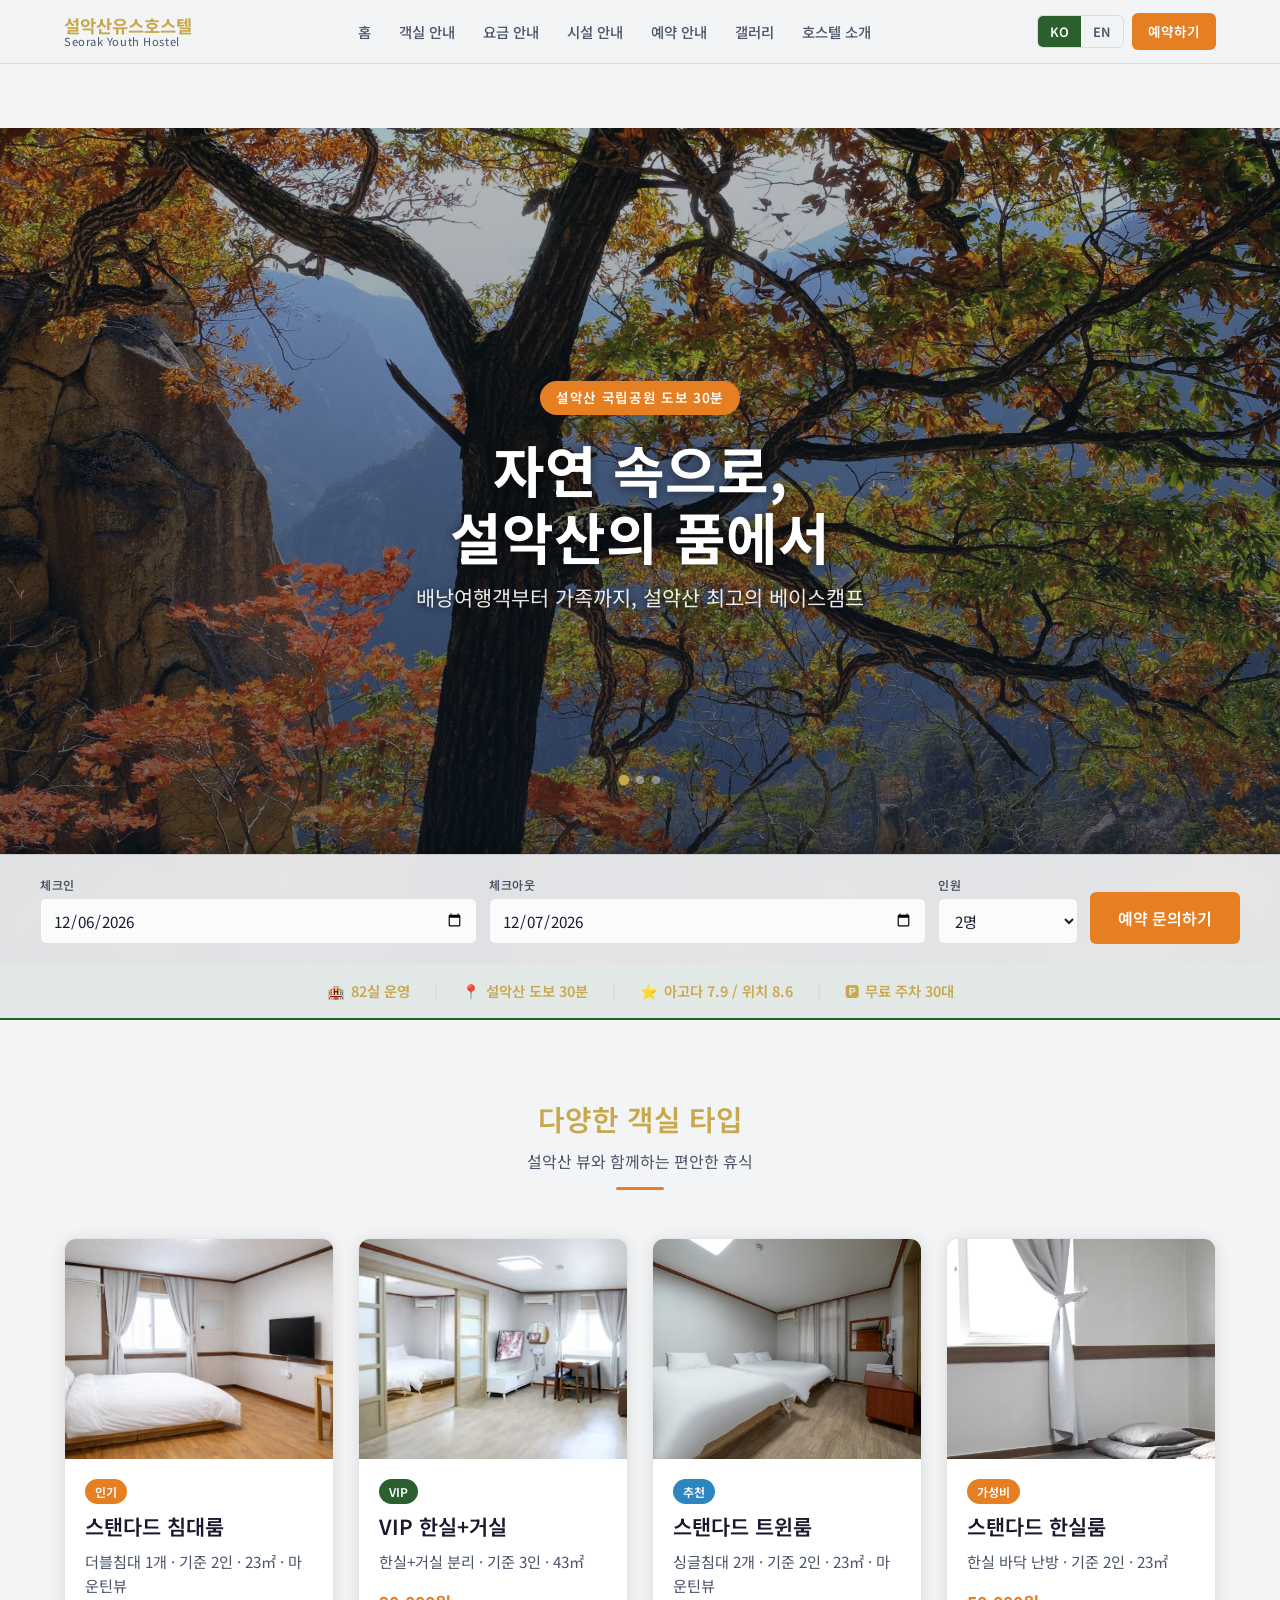
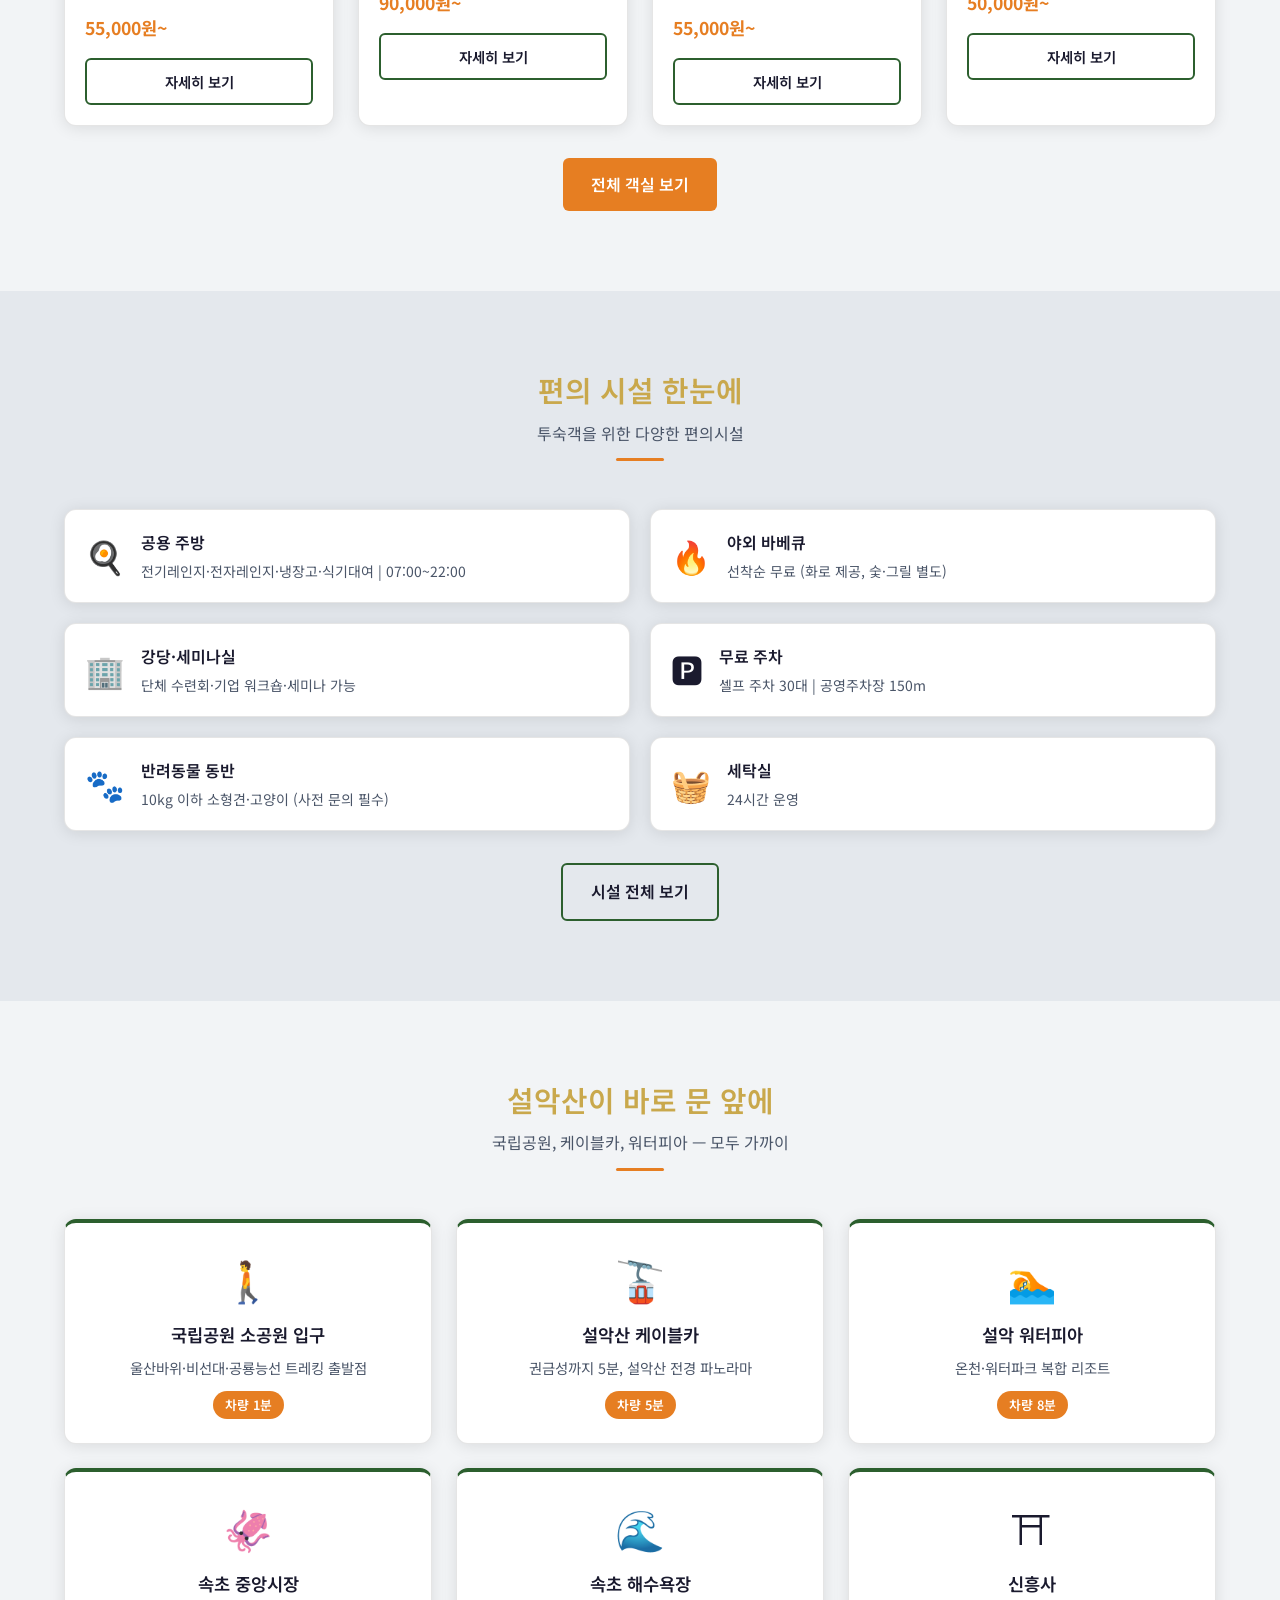
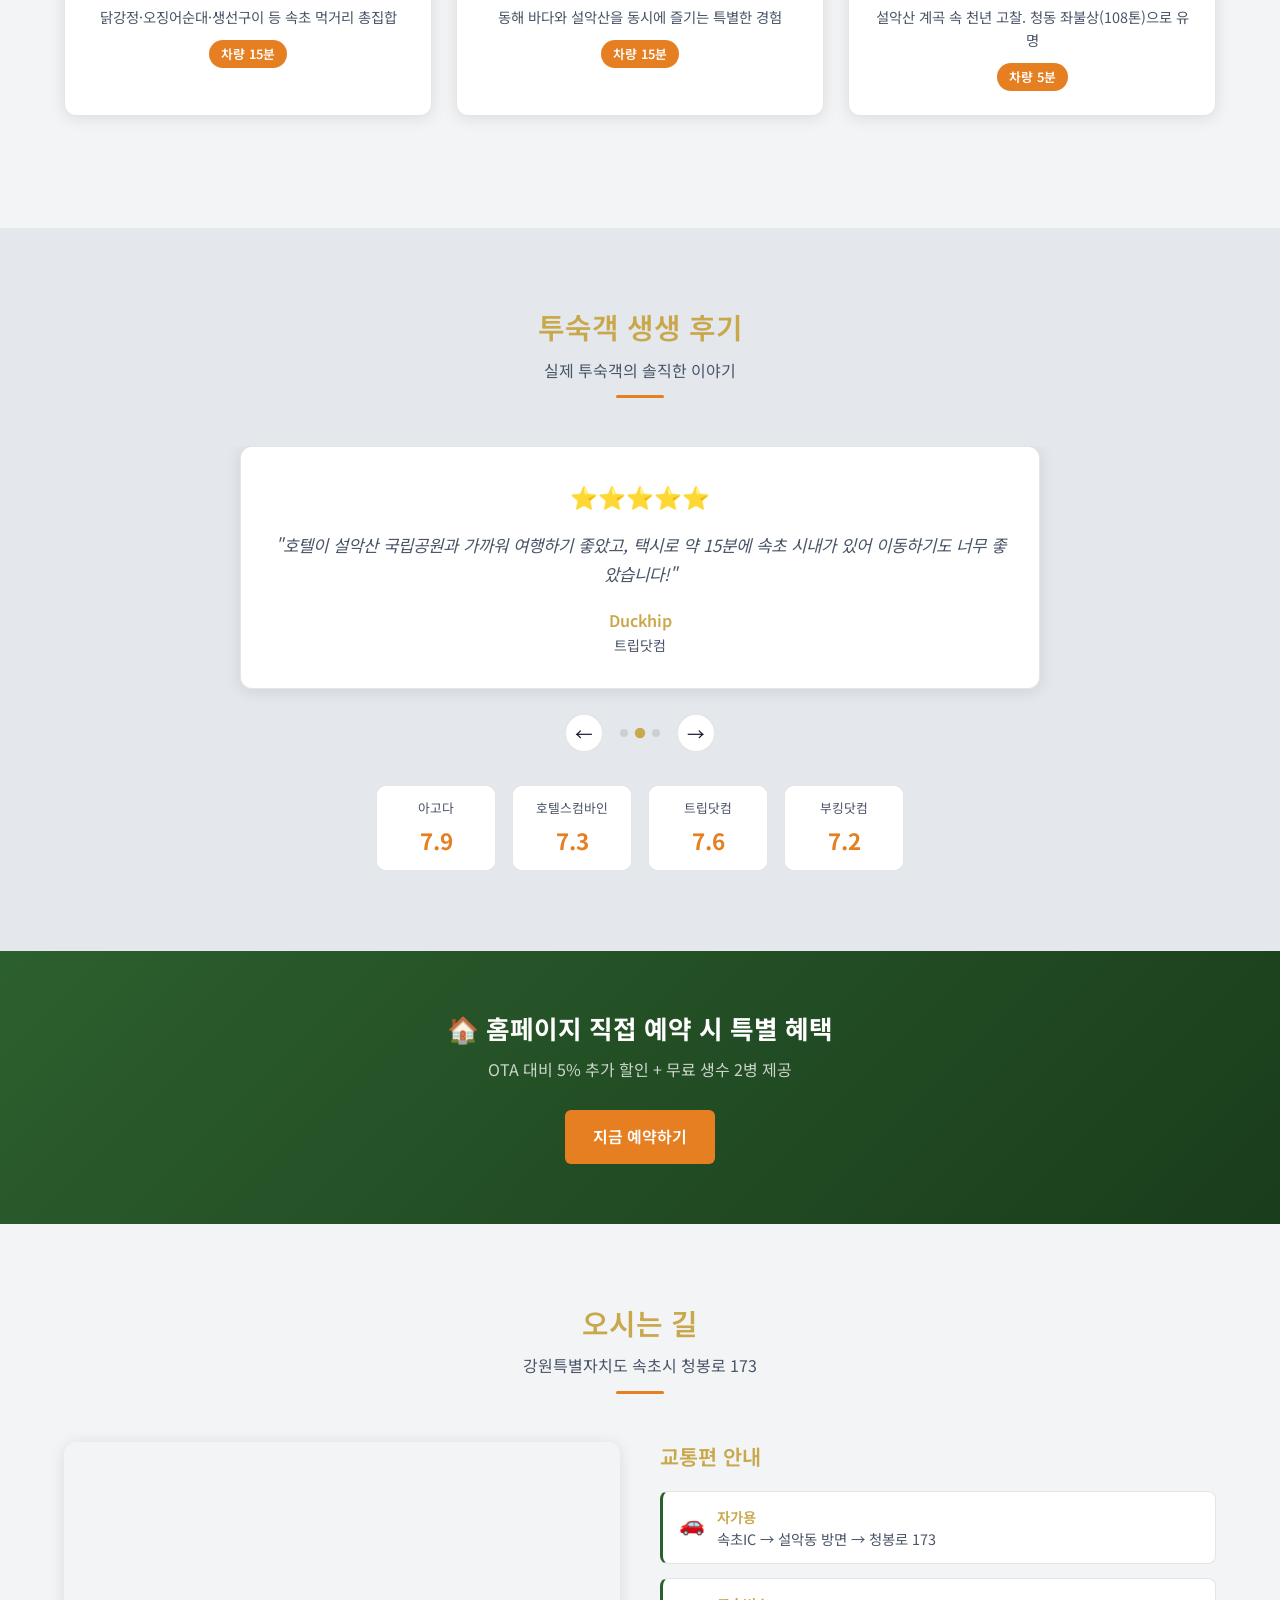
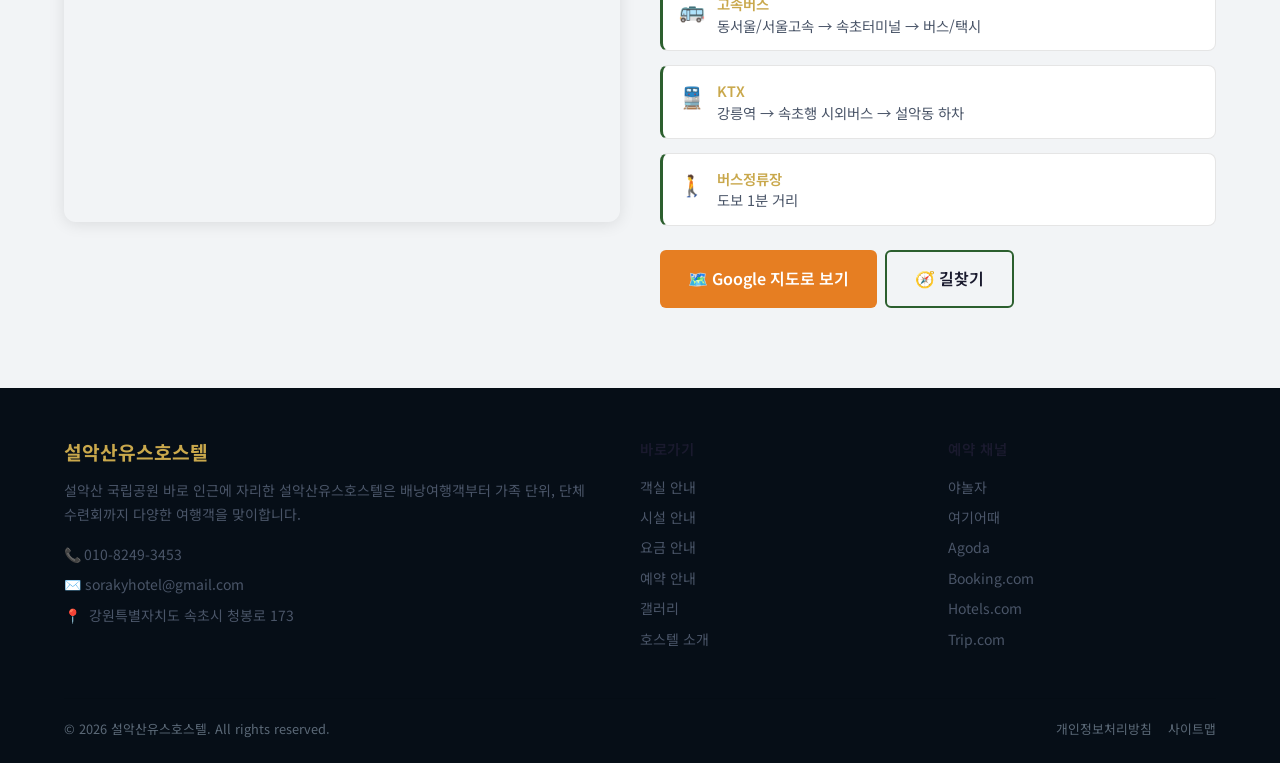
<file: index.html>
<!DOCTYPE html>
<html lang="ko">
<head>
  <meta charset="UTF-8">
  <meta name="viewport" content="width=device-width, initial-scale=1.0">
  <title>설악산유스호스텔 – 자연 속으로, 설악산의 품에서</title>
  <meta name="description" content="설악산유스호스텔 – 설악산 국립공원 도보 30분, 속초 청봉로 173. 스탠다드 침대룸·한실룸·패밀리룸·도미토리. 직접 예약 시 5% 할인.">
  <meta name="keywords" content="설악산 숙박, 속초 유스호스텔, 설악동 숙소, 설악산 호텔, 속초 게스트하우스, 설악산유스호스텔">
  <meta property="og:title" content="설악산유스호스텔 – 자연 속으로, 설악산의 품에서">
  <meta property="og:description" content="설악산 국립공원 도보 30분, 총 82객실. 직접 예약 시 OTA 대비 5% 할인.">
  <meta property="og:image" content="images/seorak-rock-peak.jpg">
  <meta property="og:type" content="website">
  <meta property="og:url" content="https://jcjwk5405.github.io/seorak-hostel/">
  <meta name="theme-color" content="#2C5F2E">
  <link rel="manifest" href="manifest.json">
  <link rel="preconnect" href="https://fonts.googleapis.com">
  <link rel="preconnect" href="https://fonts.gstatic.com" crossorigin>
  <link href="https://fonts.googleapis.com/css2?family=Noto+Sans+KR:wght@400;600;700&family=Inter:wght@400;600;700&display=swap" rel="stylesheet">
  <link rel="stylesheet" href="css/style.css">
</head>
<body>
  <div id="navbar-placeholder"></div>

  <!-- 히어로 슬라이더 (1.외관 2.야외 3.침대룸) -->
  <section class="hero">
    <div class="hero__slides">
      <div class="hero__slide active">
        <img src="images/austin-curtis-fW82yyEX_DQ-unsplash.jpg"
          data-alt-ko="설악산 기암봉 청명한 하늘"
          data-alt-en="Seoraksan rocky peaks against clear blue sky"
          alt="설악산 기암봉 청명한 하늘">
        <div class="hero__overlay"></div>
      </div>
      <div class="hero__slide">
        <img src="images/seorak-ulsanbawi.jpg"
          data-alt-ko="설악산 울산바위 등산 코스"
          data-alt-en="Seoraksan Ulsanbawi Rock hiking trail"
          alt="설악산 울산바위 등산 코스">
        <div class="hero__overlay"></div>
      </div>
      <div class="hero__slide">
        <img src="images/sokcho-sea.jpg"
          data-alt-ko="속초 동해 앞바다 파도"
          data-alt-en="East Sea waves at Sokcho beach"
          alt="속초 동해 앞바다 파도">
        <div class="hero__overlay"></div>
      </div>
    </div>
    <div class="hero__content">
      <div class="hero__badge"
        data-ko="설악산 국립공원 도보 30분"
        data-en="30 min walk to Seoraksan National Park">설악산 국립공원 도보 30분</div>
      <h1 class="hero__title"
        data-ko="자연 속으로,<br>설악산의 품에서"
        data-en="Into Nature,<br>Embrace of Seoraksan">자연 속으로,<br>설악산의 품에서</h1>
      <p class="hero__subtitle"
        data-ko="배낭여행객부터 가족까지, 설악산 최고의 베이스캠프"
        data-en="From backpackers to families, the best base camp for Seoraksan">배낭여행객부터 가족까지, 설악산 최고의 베이스캠프</p>
    </div>
    <div class="hero__dots">
      <span class="hero__dot active"></span>
      <span class="hero__dot"></span>
      <span class="hero__dot"></span>
    </div>
    <div class="booking-bar">
      <form class="booking-bar__inner" id="booking-form">
        <div class="booking-bar__field">
          <label for="checkin"
            data-ko="체크인" data-en="Check-in">체크인</label>
          <input type="date" id="checkin" name="checkin"
            data-placeholder-ko="체크인 날짜" data-placeholder-en="Check-in date">
        </div>
        <div class="booking-bar__field">
          <label for="checkout"
            data-ko="체크아웃" data-en="Check-out">체크아웃</label>
          <input type="date" id="checkout" name="checkout"
            data-placeholder-ko="체크아웃 날짜" data-placeholder-en="Check-out date">
        </div>
        <div class="booking-bar__field" style="max-width:130px;">
          <label for="guests"
            data-ko="인원" data-en="Guests">인원</label>
          <select id="guests" name="guests">
            <option value="1">1명</option>
            <option value="2" selected>2명</option>
            <option value="3">3명</option>
            <option value="4">4명</option>
            <option value="5">5명 이상</option>
          </select>
        </div>
        <button type="submit" class="btn btn--primary"
          data-ko="예약 문의하기" data-en="Inquire Now">예약 문의하기</button>
      </form>
    </div>
  </section>

  <script>
    // 히어로 예약 바 → 예약 페이지 폼으로 날짜·인원 전달
    document.getElementById('booking-form').addEventListener('submit', function(e) {
      e.preventDefault();
      const checkin  = document.getElementById('checkin').value;
      const checkout = document.getElementById('checkout').value;
      const guests   = document.getElementById('guests').value;
      const params = new URLSearchParams();
      if (checkin)  params.set('checkin',  checkin);
      if (checkout) params.set('checkout', checkout);
      if (guests)   params.set('guests',   guests);
      window.location.href = 'reservation.html?' + params.toString();
    });
  </script>

  <div class="trust-bar">
    <div class="trust-bar__inner">
      <span class="trust-bar__item">🏨 <span
        data-ko="82실 운영" data-en="82 Rooms">82실 운영</span></span>
      <span class="trust-bar__divider">|</span>
      <span class="trust-bar__item">📍 <span
        data-ko="설악산 도보 30분" data-en="30 min to Seoraksan">설악산 도보 30분</span></span>
      <span class="trust-bar__divider">|</span>
      <span class="trust-bar__item">⭐ <span
        data-ko="아고다 7.9 / 위치 8.6" data-en="Agoda 7.9 / Location 8.6">아고다 7.9 / 위치 8.6</span></span>
      <span class="trust-bar__divider">|</span>
      <span class="trust-bar__item">🅿️ <span
        data-ko="무료 주차 30대" data-en="Free Parking (30 cars)">무료 주차 30대</span></span>
    </div>
  </div>

  <!-- 객실 프리뷰 -->
  <section class="section">
    <div class="container">
      <div class="section__header">
        <h2 class="section__title"
          data-ko="다양한 객실 타입" data-en="Room Types">다양한 객실 타입</h2>
        <p class="section__subtitle"
          data-ko="설악산 뷰와 함께하는 편안한 휴식"
          data-en="Comfortable rest with Seoraksan views">설악산 뷰와 함께하는 편안한 휴식</p>
        <div class="section__divider"></div>
      </div>
      <div class="room-preview-grid">
        <div class="card">
          <img class="card__img" src="images/room-bed-01.png"
            data-alt-ko="스탠다드 침대룸" data-alt-en="Standard Bed Room"
            alt="스탠다드 침대룸" loading="lazy">
          <div class="card__body">
            <div style="display:flex;gap:6px;margin-bottom:8px;">
              <span class="badge badge--accent"
                data-ko="인기" data-en="Popular">인기</span>
            </div>
            <h3 class="card__title"
              data-ko="스탠다드 침대룸" data-en="Standard Bed Room">스탠다드 침대룸</h3>
            <p class="card__text"
              data-ko="더블침대 1개 · 기준 2인 · 23㎡ · 마운틴뷰"
              data-en="1 Double Bed · 2 Guests · 23㎡ · Mountain View">더블침대 1개 · 기준 2인 · 23㎡ · 마운틴뷰</p>
            <div class="card__price">55,000원~</div>
            <a href="rooms.html#bed" class="btn btn--secondary btn--sm btn--full"
              data-ko="자세히 보기" data-en="View Details">자세히 보기</a>
          </div>
        </div>
        <div class="card">
          <img class="card__img" src="images/ondol-05.png"
            data-alt-ko="VIP 한실+거실" data-alt-en="VIP Hanshil Suite"
            alt="VIP 한실+거실" loading="lazy">
          <div class="card__body">
            <div style="display:flex;gap:6px;margin-bottom:8px;">
              <span class="badge badge--primary">VIP</span>
            </div>
            <h3 class="card__title"
              data-ko="VIP 한실+거실" data-en="VIP Hanshil Suite">VIP 한실+거실</h3>
            <p class="card__text"
              data-ko="한실+거실 분리 · 기준 3인 · 43㎡"
              data-en="Hanshil + Living Room · 3 Guests · 43㎡">한실+거실 분리 · 기준 3인 · 43㎡</p>
            <div class="card__price">90,000원~</div>
            <a href="rooms.html#ondol" class="btn btn--secondary btn--sm btn--full"
              data-ko="자세히 보기" data-en="View Details">자세히 보기</a>
          </div>
        </div>
        <div class="card">
          <img class="card__img" src="images/room-bed-06.jpeg"
            data-alt-ko="스탠다드 트윈룸" data-alt-en="Standard Twin Room"
            alt="스탠다드 트윈룸" loading="lazy">
          <div class="card__body">
            <div style="display:flex;gap:6px;margin-bottom:8px;">
              <span class="badge badge--blue"
                data-ko="추천" data-en="Recommended">추천</span>
            </div>
            <h3 class="card__title"
              data-ko="스탠다드 트윈룸" data-en="Standard Twin Room">스탠다드 트윈룸</h3>
            <p class="card__text"
              data-ko="싱글침대 2개 · 기준 2인 · 23㎡ · 마운틴뷰"
              data-en="2 Single Beds · 2 Guests · 23㎡ · Mountain View">싱글침대 2개 · 기준 2인 · 23㎡ · 마운틴뷰</p>
            <div class="card__price">55,000원~</div>
            <a href="rooms.html#twin" class="btn btn--secondary btn--sm btn--full"
              data-ko="자세히 보기" data-en="View Details">자세히 보기</a>
          </div>
        </div>
        <div class="card">
          <img class="card__img" src="images/ondol-04.png"
            data-alt-ko="스탠다드 한실룸" data-alt-en="Standard Hanshil Room"
            alt="스탠다드 한실룸" loading="lazy">
          <div class="card__body">
            <div style="display:flex;gap:6px;margin-bottom:8px;">
              <span class="badge badge--accent"
                data-ko="가성비" data-en="Best Value">가성비</span>
            </div>
            <h3 class="card__title"
              data-ko="스탠다드 한실룸" data-en="Standard Hanshil Room">스탠다드 한실룸</h3>
            <p class="card__text"
              data-ko="한실 바닥 난방 · 기준 2인 · 23㎡"
              data-en="Hanshil Floor Heating · 2 Guests · 23㎡">한실 바닥 난방 · 기준 2인 · 23㎡</p>
            <div class="card__price">50,000원~</div>
            <a href="rooms.html#std" class="btn btn--secondary btn--sm btn--full"
              data-ko="자세히 보기" data-en="View Details">자세히 보기</a>
          </div>
        </div>
      </div>
      <div class="text-center mt-32">
        <a href="rooms.html" class="btn btn--primary"
          data-ko="전체 객실 보기" data-en="View All Rooms">전체 객실 보기</a>
      </div>
    </div>
  </section>

  <!-- 편의시설 -->
  <section class="section section--sub">
    <div class="container">
      <div class="section__header">
        <h2 class="section__title"
          data-ko="편의 시설 한눈에" data-en="Facilities at a Glance">편의 시설 한눈에</h2>
        <p class="section__subtitle"
          data-ko="투숙객을 위한 다양한 편의시설"
          data-en="Various amenities for our guests">투숙객을 위한 다양한 편의시설</p>
        <div class="section__divider"></div>
      </div>
      <div class="facility-grid">
        <div class="facility-item">
          <div class="facility-item__icon">🍳</div>
          <div>
            <div class="facility-item__title"
              data-ko="공용 주방" data-en="Shared Kitchen">공용 주방</div>
            <div class="facility-item__desc"
              data-ko="전기레인지·전자레인지·냉장고·식기대여 | 07:00~22:00"
              data-en="Electric range, microwave, fridge, utensils | 07:00–22:00">전기레인지·전자레인지·냉장고·식기대여 | 07:00~22:00</div>
          </div>
        </div>
        <div class="facility-item">
          <div class="facility-item__icon">🔥</div>
          <div>
            <div class="facility-item__title"
              data-ko="야외 바베큐" data-en="Outdoor BBQ">야외 바베큐</div>
            <div class="facility-item__desc"
              data-ko="선착순 무료 (화로 제공, 숯·그릴 별도)"
              data-en="Free (first-come), brazier provided, charcoal/grill extra">선착순 무료 (화로 제공, 숯·그릴 별도)</div>
          </div>
        </div>
        <div class="facility-item">
          <div class="facility-item__icon">🏢</div>
          <div>
            <div class="facility-item__title"
              data-ko="강당·세미나실" data-en="Hall &amp; Seminar Room">강당·세미나실</div>
            <div class="facility-item__desc"
              data-ko="단체 수련회·기업 워크숍·세미나 가능"
              data-en="Group retreats, corporate workshops, seminars">단체 수련회·기업 워크숍·세미나 가능</div>
          </div>
        </div>
        <div class="facility-item">
          <div class="facility-item__icon">🅿️</div>
          <div>
            <div class="facility-item__title"
              data-ko="무료 주차" data-en="Free Parking">무료 주차</div>
            <div class="facility-item__desc"
              data-ko="셀프 주차 30대 | 공영주차장 150m"
              data-en="Self-parking 30 cars | Public lot 150m">셀프 주차 30대 | 공영주차장 150m</div>
          </div>
        </div>
        <div class="facility-item">
          <div class="facility-item__icon">🐾</div>
          <div>
            <div class="facility-item__title"
              data-ko="반려동물 동반" data-en="Pet-Friendly">반려동물 동반</div>
            <div class="facility-item__desc"
              data-ko="10kg 이하 소형견·고양이 (사전 문의 필수)"
              data-en="Small dogs/cats under 10kg (prior inquiry required)">10kg 이하 소형견·고양이 (사전 문의 필수)</div>
          </div>
        </div>
        <div class="facility-item">
          <div class="facility-item__icon">🧺</div>
          <div>
            <div class="facility-item__title"
              data-ko="세탁실" data-en="Laundry">세탁실</div>
            <div class="facility-item__desc"
              data-ko="24시간 운영"
              data-en="24h">24시간 운영</div>
          </div>
        </div>
      </div>
      <div class="text-center mt-32">
        <a href="facilities.html" class="btn btn--secondary"
          data-ko="시설 전체 보기" data-en="View All Facilities">시설 전체 보기</a>
      </div>
    </div>
  </section>

  <!-- 설악산 주변 정보 -->
  <section class="section">
    <div class="container">
      <div class="section__header">
        <h2 class="section__title"
          data-ko="설악산이 바로 문 앞에" data-en="Seoraksan Right at Your Door">설악산이 바로 문 앞에</h2>
        <p class="section__subtitle"
          data-ko="국립공원, 케이블카, 워터피아 — 모두 가까이"
          data-en="National Park, Cable Car, Waterpia — all nearby">국립공원, 케이블카, 워터피아 — 모두 가까이</p>
        <div class="section__divider"></div>
      </div>
      <div class="seorak-grid" style="display:grid;grid-template-columns:repeat(3,1fr);gap:24px;margin-bottom:32px;">
        <div class="seorak-card" style="background:var(--color-bg-card);border:1px solid var(--color-border);border-radius:12px;border-top:4px solid var(--color-primary);padding:24px;text-align:center;">
          <div class="seorak-card__icon">🚶</div>
          <h3 class="seorak-card__title"
            data-ko="국립공원 소공원 입구" data-en="National Park Entrance">국립공원 소공원 입구</h3>
          <p style="color:var(--color-text-sub);font-size:0.9rem;margin-bottom:12px;"
            data-ko="울산바위·비선대·공룡능선 트레킹 출발점"
            data-en="Starting point for Ulsanbawi, Biseondae, Dinosaur Ridge">울산바위·비선대·공룡능선 트레킹 출발점</p>
          <span class="seorak-card__time"
            data-ko="차량 1분" data-en="1 min by car">차량 1분</span>
        </div>
        <div class="seorak-card" style="background:var(--color-bg-card);border:1px solid var(--color-border);border-radius:12px;border-top:4px solid var(--color-primary);padding:24px;text-align:center;">
          <div class="seorak-card__icon">🚡</div>
          <h3 class="seorak-card__title"
            data-ko="설악산 케이블카" data-en="Seoraksan Cable Car">설악산 케이블카</h3>
          <p style="color:var(--color-text-sub);font-size:0.9rem;margin-bottom:12px;"
            data-ko="권금성까지 5분, 설악산 전경 파노라마"
            data-en="5 min to Gwongeumseong, panoramic Seoraksan views">권금성까지 5분, 설악산 전경 파노라마</p>
          <span class="seorak-card__time"
            data-ko="차량 5분" data-en="5 min by car">차량 5분</span>
        </div>
        <div class="seorak-card" style="background:var(--color-bg-card);border:1px solid var(--color-border);border-radius:12px;border-top:4px solid var(--color-primary);padding:24px;text-align:center;">
          <div class="seorak-card__icon">🏊</div>
          <h3 class="seorak-card__title"
            data-ko="설악 워터피아" data-en="Seorak Waterpia">설악 워터피아</h3>
          <p style="color:var(--color-text-sub);font-size:0.9rem;margin-bottom:12px;"
            data-ko="온천·워터파크 복합 리조트"
            data-en="Hot spring &amp; waterpark complex resort">온천·워터파크 복합 리조트</p>
          <span class="seorak-card__time"
            data-ko="차량 8분" data-en="8 min by car">차량 8분</span>
        </div>
        <div class="seorak-card" style="background:var(--color-bg-card);border:1px solid var(--color-border);border-radius:12px;border-top:4px solid var(--color-primary);padding:24px;text-align:center;">
          <div class="seorak-card__icon">🦑</div>
          <h3 class="seorak-card__title"
            data-ko="속초 중앙시장" data-en="Sokcho Central Market">속초 중앙시장</h3>
          <p style="color:var(--color-text-sub);font-size:0.9rem;margin-bottom:12px;"
            data-ko="닭강정·오징어순대·생선구이 등 속초 먹거리 총집합"
            data-en="Dakgangjeong, squid sundae, grilled fish and more">닭강정·오징어순대·생선구이 등 속초 먹거리 총집합</p>
          <span class="seorak-card__time"
            data-ko="차량 15분" data-en="15 min by car">차량 15분</span>
        </div>
        <div class="seorak-card" style="background:var(--color-bg-card);border:1px solid var(--color-border);border-radius:12px;border-top:4px solid var(--color-primary);padding:24px;text-align:center;">
          <div class="seorak-card__icon">🌊</div>
          <h3 class="seorak-card__title"
            data-ko="속초 해수욕장" data-en="Sokcho Beach">속초 해수욕장</h3>
          <p style="color:var(--color-text-sub);font-size:0.9rem;margin-bottom:12px;"
            data-ko="동해 바다와 설악산을 동시에 즐기는 특별한 경험"
            data-en="Enjoy the East Sea and Seoraksan views together">동해 바다와 설악산을 동시에 즐기는 특별한 경험</p>
          <span class="seorak-card__time"
            data-ko="차량 15분" data-en="15 min by car">차량 15분</span>
        </div>
        <div class="seorak-card" style="background:var(--color-bg-card);border:1px solid var(--color-border);border-radius:12px;border-top:4px solid var(--color-primary);padding:24px;text-align:center;">
          <div class="seorak-card__icon">⛩</div>
          <h3 class="seorak-card__title"
            data-ko="신흥사" data-en="Sinheungsa Temple">신흥사</h3>
          <p style="color:var(--color-text-sub);font-size:0.9rem;margin-bottom:12px;"
            data-ko="설악산 계곡 속 천년 고찰. 청동 좌불상(108톤)으로 유명"
            data-en="Historic temple in Seoraksan valley, famous for bronze Buddha">설악산 계곡 속 천년 고찰. 청동 좌불상(108톤)으로 유명</p>
          <span class="seorak-card__time"
            data-ko="차량 5분" data-en="5 min by car">차량 5분</span>
        </div>
      </div>
    </div>
  </section>

  <!-- 투숙객 후기 -->
  <section class="section section--sub">
    <div class="container">
      <div class="section__header">
        <h2 class="section__title"
          data-ko="투숙객 생생 후기" data-en="Guest Reviews">투숙객 생생 후기</h2>
        <p class="section__subtitle"
          data-ko="실제 투숙객의 솔직한 이야기"
          data-en="Honest stories from our guests">실제 투숙객의 솔직한 이야기</p>
        <div class="section__divider"></div>
      </div>
      <div class="review-slider">
        <div class="review-slides">
          <div class="review-slide">
            <div class="review-card">
              <div class="review-card__stars">⭐⭐⭐⭐⭐</div>
              <p class="review-card__text"
                data-ko='"침구류도 매우 깨끗하고 설악산과 속초 관광하기 좋은 위치이며 주변에 식당들도 많이 영업하고 있어서 편리했습니다."'
                data-en='"Bedding was very clean, great location for Seoraksan and Sokcho sightseeing, and many restaurants nearby."'>"침구류도 매우 깨끗하고 설악산과 속초 관광하기 좋은 위치이며 주변에 식당들도 많이 영업하고 있어서 편리했습니다."</p>
              <div class="review-card__author">Ungbin</div>
              <div class="review-card__platform">부킹닷컴 10/10</div>
            </div>
          </div>
          <div class="review-slide">
            <div class="review-card">
              <div class="review-card__stars">⭐⭐⭐⭐⭐</div>
              <p class="review-card__text"
                data-ko='"호텔이 설악산 국립공원과 가까워 여행하기 좋았고, 택시로 약 15분에 속초 시내가 있어 이동하기도 너무 좋았습니다!"'
                data-en='"The hotel was close to Seoraksan National Park and about 15 min by taxi to Sokcho city center — very convenient!"'>"호텔이 설악산 국립공원과 가까워 여행하기 좋았고, 택시로 약 15분에 속초 시내가 있어 이동하기도 너무 좋았습니다!"</p>
              <div class="review-card__author">Duckhip</div>
              <div class="review-card__platform">트립닷컴</div>
            </div>
          </div>
          <div class="review-slide">
            <div class="review-card">
              <div class="review-card__stars">⭐⭐⭐⭐</div>
              <p class="review-card__text"
                data-ko='"오래된 숙소라 별 기대를 안 했는데 깨끗하게 관리하시고 서비스 바로바로 해결해 주십니다."'
                data-en='"Didn\'t expect much from an older property, but it was well-maintained and service was prompt."'>"오래된 숙소라 별 기대를 안 했는데 깨끗하게 관리하시고 서비스 바로바로 해결해 주십니다."</p>
              <div class="review-card__author">리뷰어</div>
              <div class="review-card__platform">트립닷컴</div>
            </div>
          </div>
        </div>
        <div class="review-nav">
          <button class="review-prev" aria-label="이전">&#8592;</button>
          <div class="review-dots">
            <span class="review-dot active"></span>
            <span class="review-dot"></span>
            <span class="review-dot"></span>
          </div>
          <button class="review-next" aria-label="다음">&#8594;</button>
        </div>
      </div>
      <div class="rating-badges">
        <div class="rating-badge">
          <div class="rating-badge__platform">아고다</div>
          <div class="rating-badge__score">7.9</div>
        </div>
        <div class="rating-badge">
          <div class="rating-badge__platform">호텔스컴바인</div>
          <div class="rating-badge__score">7.3</div>
        </div>
        <div class="rating-badge">
          <div class="rating-badge__platform">트립닷컴</div>
          <div class="rating-badge__score">7.6</div>
        </div>
        <div class="rating-badge">
          <div class="rating-badge__platform">부킹닷컴</div>
          <div class="rating-badge__score">7.2</div>
        </div>
      </div>
    </div>
  </section>

  <!-- CTA 배너 -->
  <section class="cta-banner">
    <div class="container">
      <h2 class="cta-banner__title"
        data-ko="🏠 홈페이지 직접 예약 시 특별 혜택"
        data-en="🏠 Special Benefits for Direct Booking">🏠 홈페이지 직접 예약 시 특별 혜택</h2>
      <p class="cta-banner__text"
        data-ko="OTA 대비 5% 추가 할인 + 무료 생수 2병 제공"
        data-en="5% discount vs OTA + 2 free water bottles">OTA 대비 5% 추가 할인 + 무료 생수 2병 제공</p>
      <a href="reservation.html" class="btn btn--primary"
        data-ko="지금 예약하기" data-en="Book Now">지금 예약하기</a>
    </div>
  </section>

  <!-- 오시는 길 -->
  <section class="section">
    <div class="container">
      <div class="section__header">
        <h2 class="section__title"
          data-ko="오시는 길" data-en="Getting Here">오시는 길</h2>
        <p class="section__subtitle"
          data-ko="강원특별자치도 속초시 청봉로 173"
          data-en="173 Cheongbong-ro, Sokcho-si, Gangwon-do">강원특별자치도 속초시 청봉로 173</p>
        <div class="section__divider"></div>
      </div>
      <div class="map-section">
        <div class="map-embed">
          <div class="map-container">
            <iframe
              src="https://www.google.com/maps/embed?pb=!1m18!1m12!1m3!1d3136.8780171049043!2d128.52395808885498!3d38.16627440000001!2m3!1f0!2f0!3f0!3m2!1i1024!2i768!4f13.1!3m3!1m2!1s0x5fd8a35ee7092049%3A0x3009f5460b7e6d2!2z7ISk7JWF7IKw7Jyg7Iqk7Zi47Iqk7YWU!5e0!3m2!1sko!2skr!4v1780091916509!5m2!1sko!2skr"
              width="100%"
              height="420"
              style="border:0; border-radius:12px; display:block;"
              allowfullscreen
              loading="lazy"
              referrerpolicy="no-referrer-when-downgrade"
              title="설악산유스호스텔 위치">
            </iframe>
          </div>
        </div>
        <div class="map-info">
          <h3 class="map-info__title"
            data-ko="교통편 안내" data-en="Getting Here">교통편 안내</h3>
          <div class="transport-list">
            <div class="transport-item">
              <div class="transport-item__icon">🚗</div>
              <div class="transport-item__text">
                <div class="transport-item__label"
                  data-ko="자가용" data-en="By Car">자가용</div>
                <span data-ko="속초IC → 설악동 방면 → 청봉로 173"
                  data-en="Sokcho IC → Seorak-dong → Cheongbong-ro 173">속초IC → 설악동 방면 → 청봉로 173</span>
              </div>
            </div>
            <div class="transport-item">
              <div class="transport-item__icon">🚌</div>
              <div class="transport-item__text">
                <div class="transport-item__label"
                  data-ko="고속버스" data-en="By Bus">고속버스</div>
                <span data-ko="동서울/서울고속 → 속초터미널 → 버스/택시"
                  data-en="Seoul → Sokcho Terminal → Bus/Taxi">동서울/서울고속 → 속초터미널 → 버스/택시</span>
              </div>
            </div>
            <div class="transport-item">
              <div class="transport-item__icon">🚆</div>
              <div class="transport-item__text">
                <div class="transport-item__label"
                  data-ko="KTX" data-en="By KTX">KTX</div>
                <span data-ko="강릉역 → 속초행 시외버스 → 설악동 하차"
                  data-en="Gangneung Station → Sokcho Bus → Seorak-dong">강릉역 → 속초행 시외버스 → 설악동 하차</span>
              </div>
            </div>
            <div class="transport-item">
              <div class="transport-item__icon">🚶</div>
              <div class="transport-item__text">
                <div class="transport-item__label"
                  data-ko="버스정류장" data-en="Bus Stop">버스정류장</div>
                <span data-ko="도보 1분 거리"
                  data-en="1 min walk">도보 1분 거리</span>
              </div>
            </div>
          </div>
          <div class="mt-24" style="display:flex;gap:8px;flex-wrap:wrap;">
            <a href="https://maps.google.com/?q=설악산유스호스텔+강원특별자치도+속초시+청봉로+173"
              target="_blank" rel="noopener noreferrer" class="btn btn--primary"
              data-ko="🗺️ Google 지도로 보기" data-en="🗺️ Google Maps">🗺️ Google 지도로 보기</a>
            <a href="https://maps.google.com/?q=설악산유스호스텔+강원특별자치도+속초시+청봉로+173&dirflg=d"
              target="_blank" rel="noopener noreferrer" class="btn btn--secondary"
              data-ko="🧭 길찾기" data-en="🧭 Directions">🧭 길찾기</a>
          </div>
        </div>
      </div>
    </div>
  </section>

  <div id="footer-placeholder"></div>
  <script src="js/components.js"></script>
  <script src="js/main.js"></script>
</body>
</html>
</file>
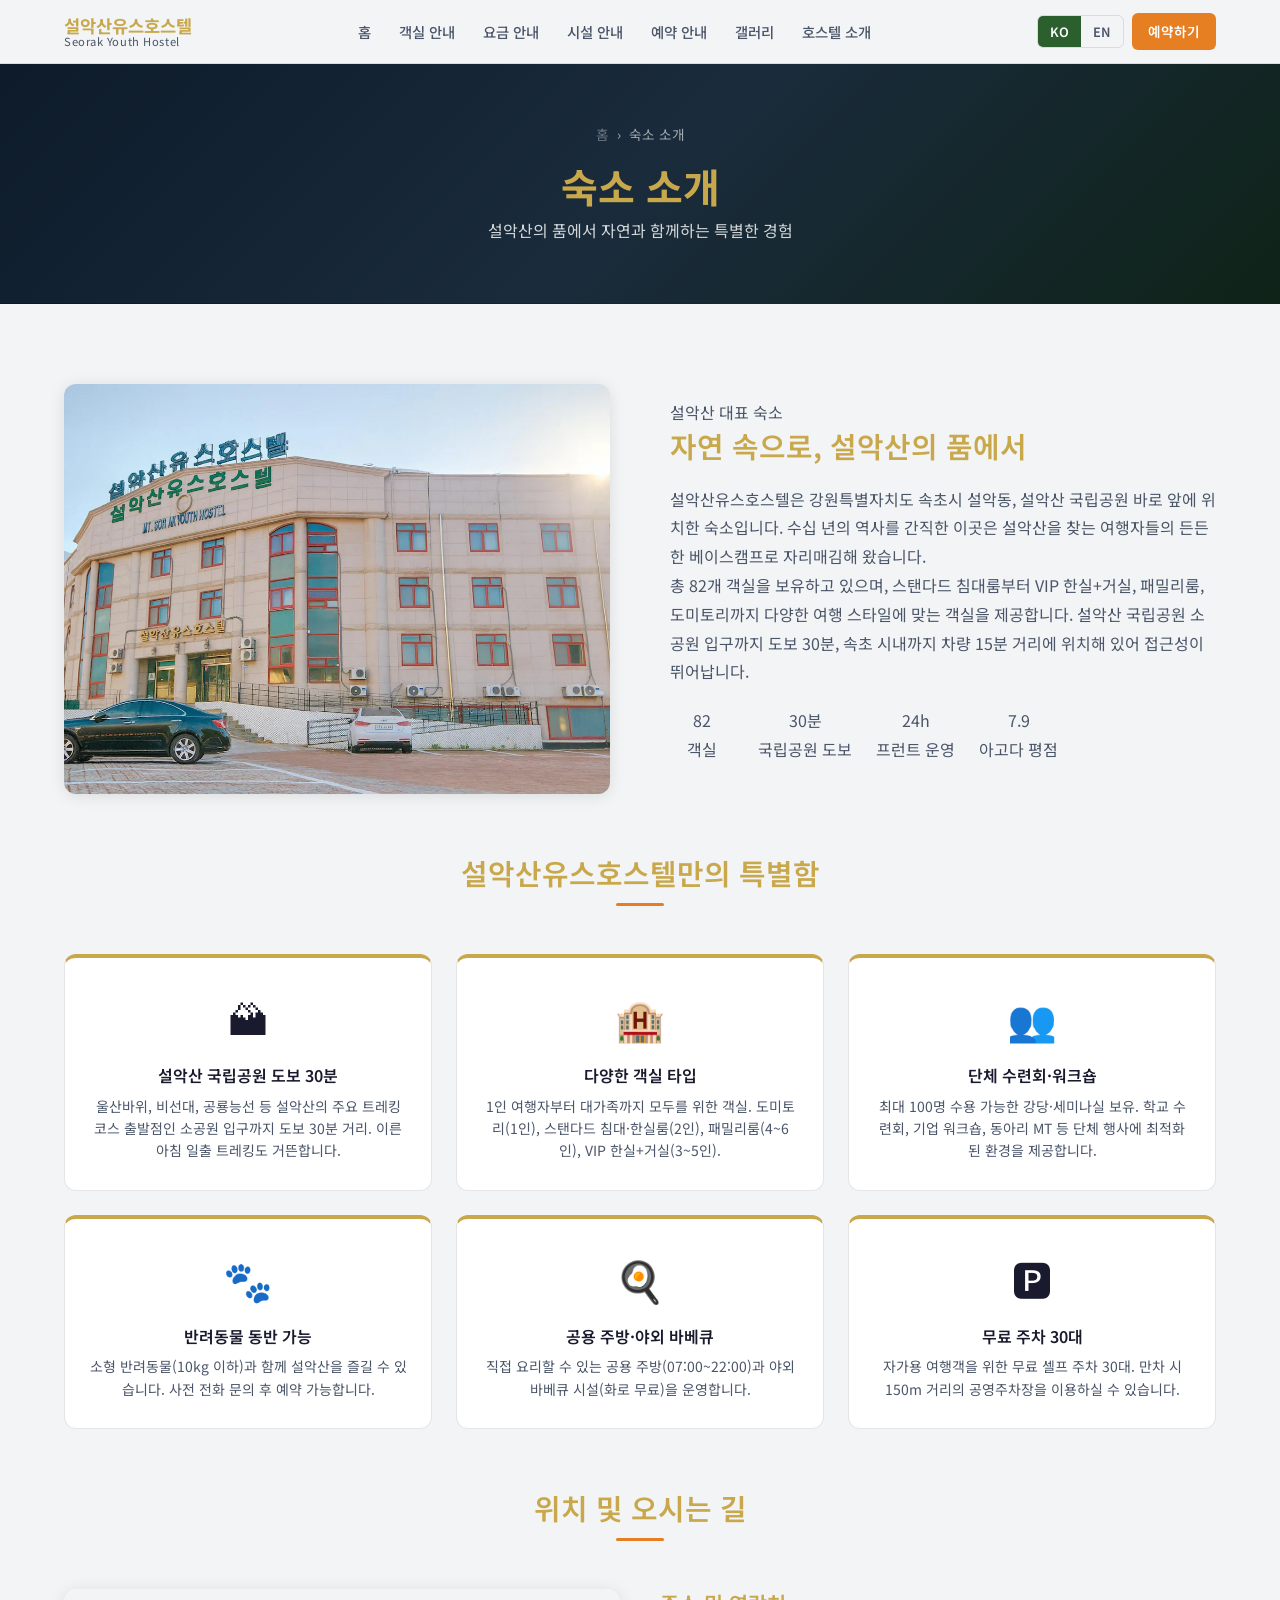
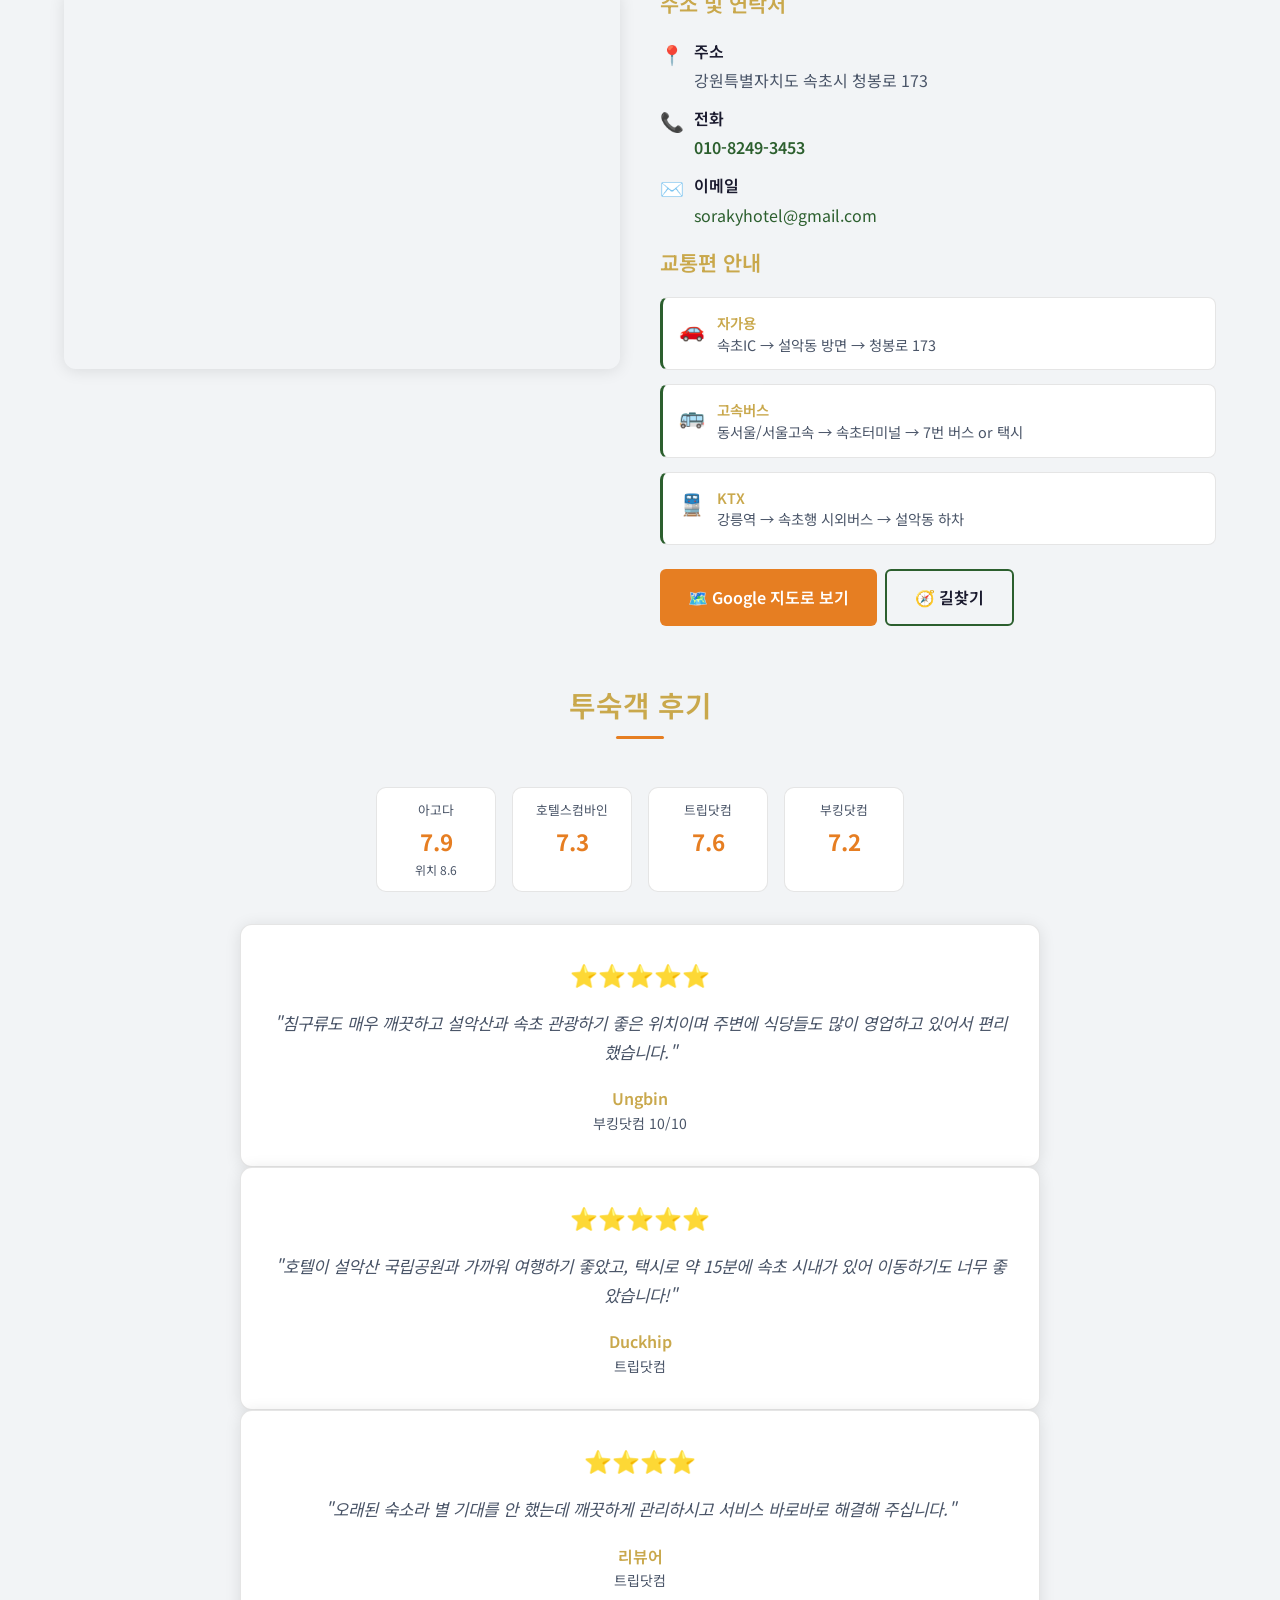
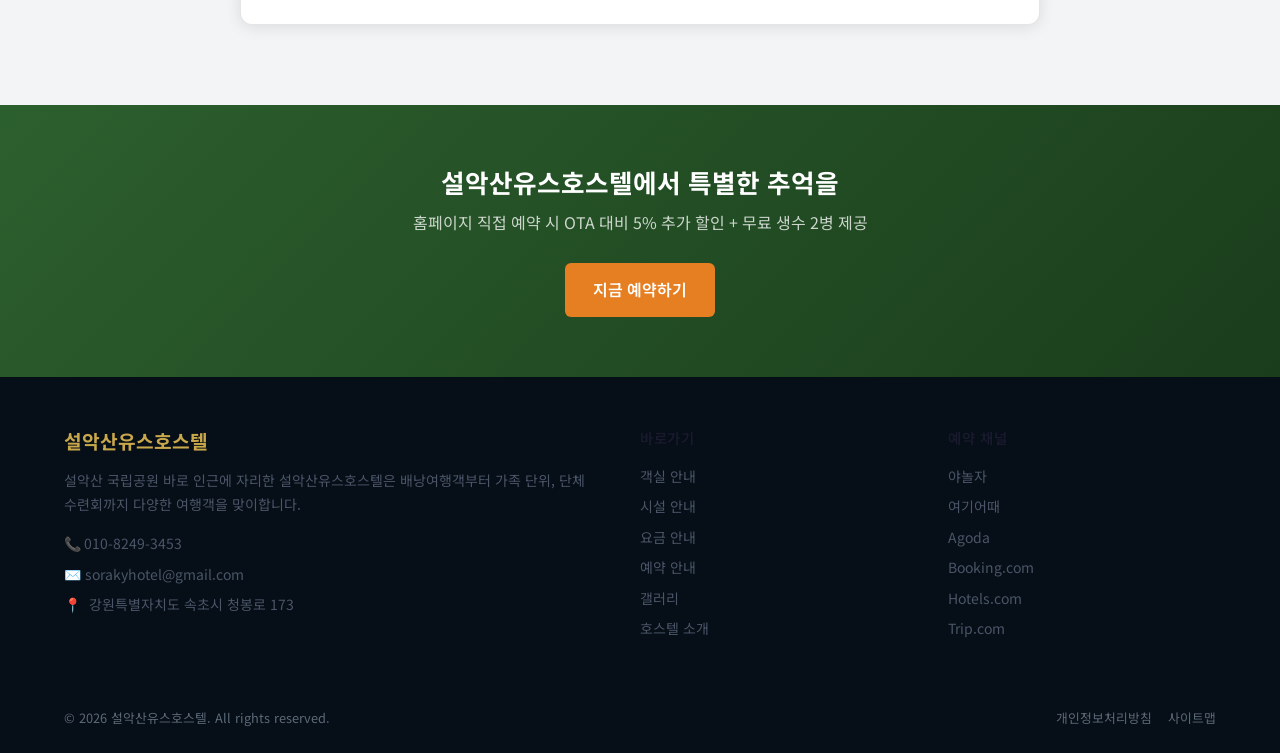
<file: about.html>
<!DOCTYPE html>
<html lang="ko">
<head>
  <meta charset="UTF-8">
  <meta name="viewport" content="width=device-width, initial-scale=1.0">
  <title>숙소 소개 – 설악산유스호스텔</title>
  <meta name="description" content="설악산유스호스텔 소개 – 설악산 국립공원 도보 30분, 총 82객실. 1970년대부터 이어온 설악산 대표 숙소.">
  <meta name="theme-color" content="#2C5F2E">
  <link rel="manifest" href="manifest.json">
  <link rel="preconnect" href="https://fonts.googleapis.com">
  <link rel="preconnect" href="https://fonts.gstatic.com" crossorigin>
  <link href="https://fonts.googleapis.com/css2?family=Noto+Sans+KR:wght@400;600;700&family=Inter:wght@400;600;700&display=swap" rel="stylesheet">
  <link rel="stylesheet" href="css/style.css">
</head>
<body>
  <div id="navbar-placeholder"></div>

  <div class="page-hero">
    <div class="page-hero__breadcrumb">
      <a href="index.html" data-ko="홈" data-en="Home">홈</a>
      <span>›</span>
      <span data-ko="숙소 소개" data-en="About">숙소 소개</span>
    </div>
    <h1 class="page-hero__title"
      data-ko="숙소 소개" data-en="About Us">숙소 소개</h1>
    <p class="page-hero__subtitle"
      data-ko="설악산의 품에서 자연과 함께하는 특별한 경험"
      data-en="A special experience in the heart of Seoraksan">설악산의 품에서 자연과 함께하는 특별한 경험</p>
  </div>

  <section class="section">
    <div class="container">

      <!-- 핵심 소개 -->
      <div class="about-intro">
        <div class="about-intro__img">
          <img src="images/exterior-01.png" alt="설악산유스호스텔 전경"
            style="width:100%;height:100%;object-fit:cover;border-radius:var(--radius-card);">
        </div>
        <div class="about-intro__text">
          <div class="section__badge"
            data-ko="설악산 대표 숙소" data-en="Seoraksan's Premier Hostel">설악산 대표 숙소</div>
          <h2 class="about-intro__title"
            data-ko="자연 속으로, 설악산의 품에서"
            data-en="Into Nature, in the Heart of Seoraksan">자연 속으로, 설악산의 품에서</h2>
          <p class="about-intro__desc"
            data-ko="설악산유스호스텔은 강원특별자치도 속초시 설악동, 설악산 국립공원 바로 앞에 위치한 숙소입니다. 수십 년의 역사를 간직한 이곳은 설악산을 찾는 여행자들의 든든한 베이스캠프로 자리매김해 왔습니다."
            data-en="Seoraksan Youth Hostel is located in Seorakdong, Sokcho, right at the entrance of Seoraksan National Park. With decades of history, it has been the trusted base camp for Seoraksan travelers.">설악산유스호스텔은 강원특별자치도 속초시 설악동, 설악산 국립공원 바로 앞에 위치한 숙소입니다. 수십 년의 역사를 간직한 이곳은 설악산을 찾는 여행자들의 든든한 베이스캠프로 자리매김해 왔습니다.</p>
          <p class="about-intro__desc"
            data-ko="총 82개 객실을 보유하고 있으며, 스탠다드 침대룸부터 VIP 한실+거실, 패밀리룸, 도미토리까지 다양한 여행 스타일에 맞는 객실을 제공합니다. 설악산 국립공원 소공원 입구까지 도보 30분, 속초 시내까지 차량 15분 거리에 위치해 있어 접근성이 뛰어납니다."
            data-en="With 82 rooms ranging from standard bed rooms to VIP Hanshil suites, family rooms, and dormitories, we cater to every travel style. Just 30 minutes on foot to Sogongwon Park and 15 minutes by car to Sokcho city center.">총 82개 객실을 보유하고 있으며, 스탠다드 침대룸부터 VIP 한실+거실, 패밀리룸, 도미토리까지 다양한 여행 스타일에 맞는 객실을 제공합니다. 설악산 국립공원 소공원 입구까지 도보 30분, 속초 시내까지 차량 15분 거리에 위치해 있어 접근성이 뛰어납니다.</p>
          <div class="about-intro__stats" style="display:flex;flex-wrap:wrap;gap:16px 24px;margin-top:20px;">
            <div class="about-intro__stat" style="display:flex;flex-direction:column;align-items:center;min-width:64px;">
              <div class="about-intro__stat-num">82</div>
              <div class="about-intro__stat-label"
                data-ko="객실" data-en="Rooms">객실</div>
            </div>
            <div class="about-intro__stat" style="display:flex;flex-direction:column;align-items:center;min-width:64px;">
              <div class="about-intro__stat-num">30분</div>
              <div class="about-intro__stat-label"
                data-ko="국립공원 도보" data-en="Walk to Park">국립공원 도보</div>
            </div>
            <div class="about-intro__stat" style="display:flex;flex-direction:column;align-items:center;min-width:64px;">
              <div class="about-intro__stat-num">24h</div>
              <div class="about-intro__stat-label"
                data-ko="프런트 운영" data-en="Front Desk">프런트 운영</div>
            </div>
            <div class="about-intro__stat" style="display:flex;flex-direction:column;align-items:center;min-width:64px;">
              <div class="about-intro__stat-num">7.9</div>
              <div class="about-intro__stat-label"
                data-ko="아고다 평점" data-en="Agoda Score">아고다 평점</div>
            </div>
          </div>
        </div>
      </div>

      <!-- 숙소 특징 -->
      <div class="section__header" style="margin-top:60px;">
        <h2 class="section__title"
          data-ko="설악산유스호스텔만의 특별함"
          data-en="What Makes Us Special">설악산유스호스텔만의 특별함</h2>
        <div class="section__divider"></div>
      </div>
      <div class="feature-grid">
        <div class="feature-card">
          <div class="feature-card__icon">🏔</div>
          <h3 class="feature-card__title"
            data-ko="설악산 국립공원 도보 30분"
            data-en="30-Minute Walk to National Park">설악산 국립공원 도보 30분</h3>
          <p class="feature-card__desc"
            data-ko="울산바위, 비선대, 공룡능선 등 설악산의 주요 트레킹 코스 출발점인 소공원 입구까지 도보 30분 거리. 이른 아침 일출 트레킹도 거뜬합니다."
            data-en="Just 30 minutes on foot to Sogongwon, the starting point for Ulsanbawi, Biseondae, and Dinosaur Ridge treks. Perfect for early morning hikes.">울산바위, 비선대, 공룡능선 등 설악산의 주요 트레킹 코스 출발점인 소공원 입구까지 도보 30분 거리. 이른 아침 일출 트레킹도 거뜬합니다.</p>
        </div>
        <div class="feature-card">
          <div class="feature-card__icon">🏨</div>
          <h3 class="feature-card__title"
            data-ko="다양한 객실 타입" data-en="Diverse Room Types">다양한 객실 타입</h3>
          <p class="feature-card__desc"
            data-ko="1인 여행자부터 대가족까지 모두를 위한 객실. 도미토리(1인), 스탠다드 침대·한실룸(2인), 패밀리룸(4~6인), VIP 한실+거실(3~5인)."
            data-en="Rooms for everyone from solo travelers to large families. Dormitory (1 person), standard bed/hanshil (2 persons), family room (4–6), VIP Hanshil suite (3–5).">1인 여행자부터 대가족까지 모두를 위한 객실. 도미토리(1인), 스탠다드 침대·한실룸(2인), 패밀리룸(4~6인), VIP 한실+거실(3~5인).</p>
        </div>
        <div class="feature-card">
          <div class="feature-card__icon">👥</div>
          <h3 class="feature-card__title"
            data-ko="단체 수련회·워크숍" data-en="Group Retreats &amp; Workshops">단체 수련회·워크숍</h3>
          <p class="feature-card__desc"
            data-ko="최대 100명 수용 가능한 강당·세미나실 보유. 학교 수련회, 기업 워크숍, 동아리 MT 등 단체 행사에 최적화된 환경을 제공합니다."
            data-en="Hall for up to 100 people. Ideal for school retreats, corporate workshops, and club gatherings.">최대 100명 수용 가능한 강당·세미나실 보유. 학교 수련회, 기업 워크숍, 동아리 MT 등 단체 행사에 최적화된 환경을 제공합니다.</p>
        </div>
        <div class="feature-card">
          <div class="feature-card__icon">🐾</div>
          <h3 class="feature-card__title"
            data-ko="반려동물 동반 가능" data-en="Pet Friendly">반려동물 동반 가능</h3>
          <p class="feature-card__desc"
            data-ko="소형 반려동물(10kg 이하)과 함께 설악산을 즐길 수 있습니다. 사전 전화 문의 후 예약 가능합니다."
            data-en="Enjoy Seoraksan with your small pet (under 10kg). Please call ahead to confirm.">소형 반려동물(10kg 이하)과 함께 설악산을 즐길 수 있습니다. 사전 전화 문의 후 예약 가능합니다.</p>
        </div>
        <div class="feature-card">
          <div class="feature-card__icon">🍳</div>
          <h3 class="feature-card__title"
            data-ko="공용 주방·야외 바베큐" data-en="Shared Kitchen &amp; Outdoor BBQ">공용 주방·야외 바베큐</h3>
          <p class="feature-card__desc"
            data-ko="직접 요리할 수 있는 공용 주방(07:00~22:00)과 야외 바베큐 시설(화로 무료)을 운영합니다."
            data-en="Shared kitchen (07:00–22:00) and outdoor BBQ area (brazier free) for self-catering guests.">직접 요리할 수 있는 공용 주방(07:00~22:00)과 야외 바베큐 시설(화로 무료)을 운영합니다.</p>
        </div>
        <div class="feature-card">
          <div class="feature-card__icon">🅿️</div>
          <h3 class="feature-card__title"
            data-ko="무료 주차 30대" data-en="Free Parking (30 Vehicles)">무료 주차 30대</h3>
          <p class="feature-card__desc"
            data-ko="자가용 여행객을 위한 무료 셀프 주차 30대. 만차 시 150m 거리의 공영주차장을 이용하실 수 있습니다."
            data-en="Free self-parking for 30 vehicles. A public lot 150m away is available when full.">자가용 여행객을 위한 무료 셀프 주차 30대. 만차 시 150m 거리의 공영주차장을 이용하실 수 있습니다.</p>
        </div>
      </div>

      <!-- 위치 정보 -->
      <div class="section__header" style="margin-top:60px;">
        <h2 class="section__title"
          data-ko="위치 및 오시는 길" data-en="Location &amp; Directions">위치 및 오시는 길</h2>
        <div class="section__divider"></div>
      </div>
      <div class="map-section">
        <div class="map-embed">
          <div class="map-container">
            <iframe
              src="https://www.google.com/maps/embed?pb=!1m18!1m12!1m3!1d3136.8780171049043!2d128.52395808885498!3d38.16627440000001!2m3!1f0!2f0!3f0!3m2!1i1024!2i768!4f13.1!3m3!1m2!1s0x5fd8a35ee7092049%3A0x3009f5460b7e6d2!2z7ISk7JWF7IKw7Jyg7Iqk7Zi47Iqk7YWU!5e0!3m2!1sko!2skr!4v1780091916509!5m2!1sko!2skr"
              width="100%"
              height="420"
              style="border:0; border-radius:12px; display:block;"
              allowfullscreen
              loading="lazy"
              referrerpolicy="no-referrer-when-downgrade"
              title="설악산유스호스텔 위치">
            </iframe>
          </div>
        </div>
        <div class="map-info">
          <h3 class="map-info__title"
            data-ko="주소 및 연락처" data-en="Address &amp; Contact">주소 및 연락처</h3>
          <div style="margin-bottom:20px;">
            <div style="display:flex;align-items:flex-start;gap:10px;margin-bottom:12px;">
              <span style="font-size:1.2rem;">📍</span>
              <div>
                <div style="font-weight:600;margin-bottom:4px;"
                  data-ko="주소" data-en="Address">주소</div>
                <div style="color:var(--color-text-sub);"
                  data-ko="강원특별자치도 속초시 청봉로 173"
                  data-en="173 Cheongbong-ro, Sokcho-si, Gangwon-do">강원특별자치도 속초시 청봉로 173</div>
              </div>
            </div>
            <div style="display:flex;align-items:flex-start;gap:10px;margin-bottom:12px;">
              <span style="font-size:1.2rem;">📞</span>
              <div>
                <div style="font-weight:600;margin-bottom:4px;"
                  data-ko="전화" data-en="Phone">전화</div>
                <a href="tel:+821082493453" style="color:var(--color-primary);font-weight:600;">010-8249-3453</a>
              </div>
            </div>
            <div style="display:flex;align-items:flex-start;gap:10px;margin-bottom:12px;">
              <span style="font-size:1.2rem;">✉️</span>
              <div>
                <div style="font-weight:600;margin-bottom:4px;"
                  data-ko="이메일" data-en="Email">이메일</div>
                <a href="mailto:sorakyhotel@gmail.com" style="color:var(--color-primary);">sorakyhotel@gmail.com</a>
              </div>
            </div>
          </div>
          <h3 class="map-info__title"
            data-ko="교통편 안내" data-en="Getting Here">교통편 안내</h3>
          <div class="transport-list">
            <div class="transport-item">
              <div class="transport-item__icon">🚗</div>
              <div class="transport-item__text">
                <div class="transport-item__label"
                  data-ko="자가용" data-en="By Car">자가용</div>
                <span data-ko="속초IC → 설악동 방면 → 청봉로 173"
                  data-en="Sokcho IC → toward Seorakdong → 173 Cheongbong-ro">속초IC → 설악동 방면 → 청봉로 173</span>
              </div>
            </div>
            <div class="transport-item">
              <div class="transport-item__icon">🚌</div>
              <div class="transport-item__text">
                <div class="transport-item__label"
                  data-ko="고속버스" data-en="Express Bus">고속버스</div>
                <span data-ko="동서울/서울고속 → 속초터미널 → 7번 버스 or 택시"
                  data-en="East Seoul / Seoul Express → Sokcho Terminal → Bus 7 or Taxi">동서울/서울고속 → 속초터미널 → 7번 버스 or 택시</span>
              </div>
            </div>
            <div class="transport-item">
              <div class="transport-item__icon">🚆</div>
              <div class="transport-item__text">
                <div class="transport-item__label"
                  data-ko="KTX" data-en="KTX">KTX</div>
                <span data-ko="강릉역 → 속초행 시외버스 → 설악동 하차"
                  data-en="Gangneung Station → Sokcho intercity bus → Seorakdong stop">강릉역 → 속초행 시외버스 → 설악동 하차</span>
              </div>
            </div>
          </div>
          <div class="mt-24" style="display:flex;gap:8px;flex-wrap:wrap;">
            <a href="https://maps.google.com/?q=설악산유스호스텔+강원특별자치도+속초시+청봉로+173"
              target="_blank" rel="noopener noreferrer" class="btn btn--primary"
              data-ko="🗺️ Google 지도로 보기" data-en="🗺️ View on Google Maps">🗺️ Google 지도로 보기</a>
            <a href="https://maps.google.com/?q=설악산유스호스텔+강원특별자치도+속초시+청봉로+173&dirflg=d"
              target="_blank" rel="noopener noreferrer" class="btn btn--secondary"
              data-ko="🧭 길찾기" data-en="🧭 Get Directions">🧭 길찾기</a>
          </div>
        </div>
      </div>

      <!-- 투숙객 후기 -->
      <div class="section__header" style="margin-top:60px;">
        <h2 class="section__title"
          data-ko="투숙객 후기" data-en="Guest Reviews">투숙객 후기</h2>
        <div class="section__divider"></div>
      </div>
      <div class="rating-badges" style="margin-bottom:32px;">
        <div class="rating-badge">
          <div class="rating-badge__platform">아고다</div>
          <div class="rating-badge__score">7.9</div>
          <div style="font-size:0.75rem;color:var(--color-text-sub);"
            data-ko="위치 8.6" data-en="Location 8.6">위치 8.6</div>
        </div>
        <div class="rating-badge">
          <div class="rating-badge__platform" data-ko="호텔스컴바인" data-en="HotelsCombined">호텔스컴바인</div>
          <div class="rating-badge__score">7.3</div>
        </div>
        <div class="rating-badge">
          <div class="rating-badge__platform" data-ko="트립닷컴" data-en="Trip.com">트립닷컴</div>
          <div class="rating-badge__score">7.6</div>
        </div>
        <div class="rating-badge">
          <div class="rating-badge__platform" data-ko="부킹닷컴" data-en="Booking.com">부킹닷컴</div>
          <div class="rating-badge__score">7.2</div>
        </div>
      </div>
      <div class="review-cards-grid">
        <div class="review-card">
          <div class="review-card__stars">⭐⭐⭐⭐⭐</div>
          <p class="review-card__text"
            data-ko="&quot;침구류도 매우 깨끗하고 설악산과 속초 관광하기 좋은 위치이며 주변에 식당들도 많이 영업하고 있어서 편리했습니다.&quot;"
            data-en="&quot;Bedding was very clean, great location for Seoraksan and Sokcho sightseeing, and many restaurants nearby — very convenient.&quot;">"침구류도 매우 깨끗하고 설악산과 속초 관광하기 좋은 위치이며 주변에 식당들도 많이 영업하고 있어서 편리했습니다."</p>
          <div class="review-card__author">Ungbin</div>
          <div class="review-card__platform"
            data-ko="부킹닷컴 10/10" data-en="Booking.com 10/10">부킹닷컴 10/10</div>
        </div>
        <div class="review-card">
          <div class="review-card__stars">⭐⭐⭐⭐⭐</div>
          <p class="review-card__text"
            data-ko="&quot;호텔이 설악산 국립공원과 가까워 여행하기 좋았고, 택시로 약 15분에 속초 시내가 있어 이동하기도 너무 좋았습니다!&quot;"
            data-en="&quot;The hotel is close to Seoraksan National Park, great for travel, and only about 15 minutes by taxi to Sokcho city — very convenient!&quot;">"호텔이 설악산 국립공원과 가까워 여행하기 좋았고, 택시로 약 15분에 속초 시내가 있어 이동하기도 너무 좋았습니다!"</p>
          <div class="review-card__author">Duckhip</div>
          <div class="review-card__platform"
            data-ko="트립닷컴" data-en="Trip.com">트립닷컴</div>
        </div>
        <div class="review-card">
          <div class="review-card__stars">⭐⭐⭐⭐</div>
          <p class="review-card__text"
            data-ko="&quot;오래된 숙소라 별 기대를 안 했는데 깨끗하게 관리하시고 서비스 바로바로 해결해 주십니다.&quot;"
            data-en="&quot;Didn't expect much from an older property, but it was well-maintained and service issues were resolved promptly.&quot;">"오래된 숙소라 별 기대를 안 했는데 깨끗하게 관리하시고 서비스 바로바로 해결해 주십니다."</p>
          <div class="review-card__author"
            data-ko="리뷰어" data-en="Guest">리뷰어</div>
          <div class="review-card__platform"
            data-ko="트립닷컴" data-en="Trip.com">트립닷컴</div>
        </div>
      </div>

    </div>
  </section>

  <section class="cta-banner">
    <div class="container">
      <h2 class="cta-banner__title"
        data-ko="설악산유스호스텔에서 특별한 추억을"
        data-en="Create Special Memories at Seoraksan Youth Hostel">설악산유스호스텔에서 특별한 추억을</h2>
      <p class="cta-banner__text"
        data-ko="홈페이지 직접 예약 시 OTA 대비 5% 추가 할인 + 무료 생수 2병 제공"
        data-en="5% off vs OTA + 2 free water bottles for direct bookings">홈페이지 직접 예약 시 OTA 대비 5% 추가 할인 + 무료 생수 2병 제공</p>
      <a href="reservation.html" class="btn btn--primary"
        data-ko="지금 예약하기" data-en="Book Now">지금 예약하기</a>
    </div>
  </section>

  <div id="footer-placeholder"></div>
  <script src="js/components.js"></script>
  <script src="js/main.js"></script>
</body>
</html>
</file>
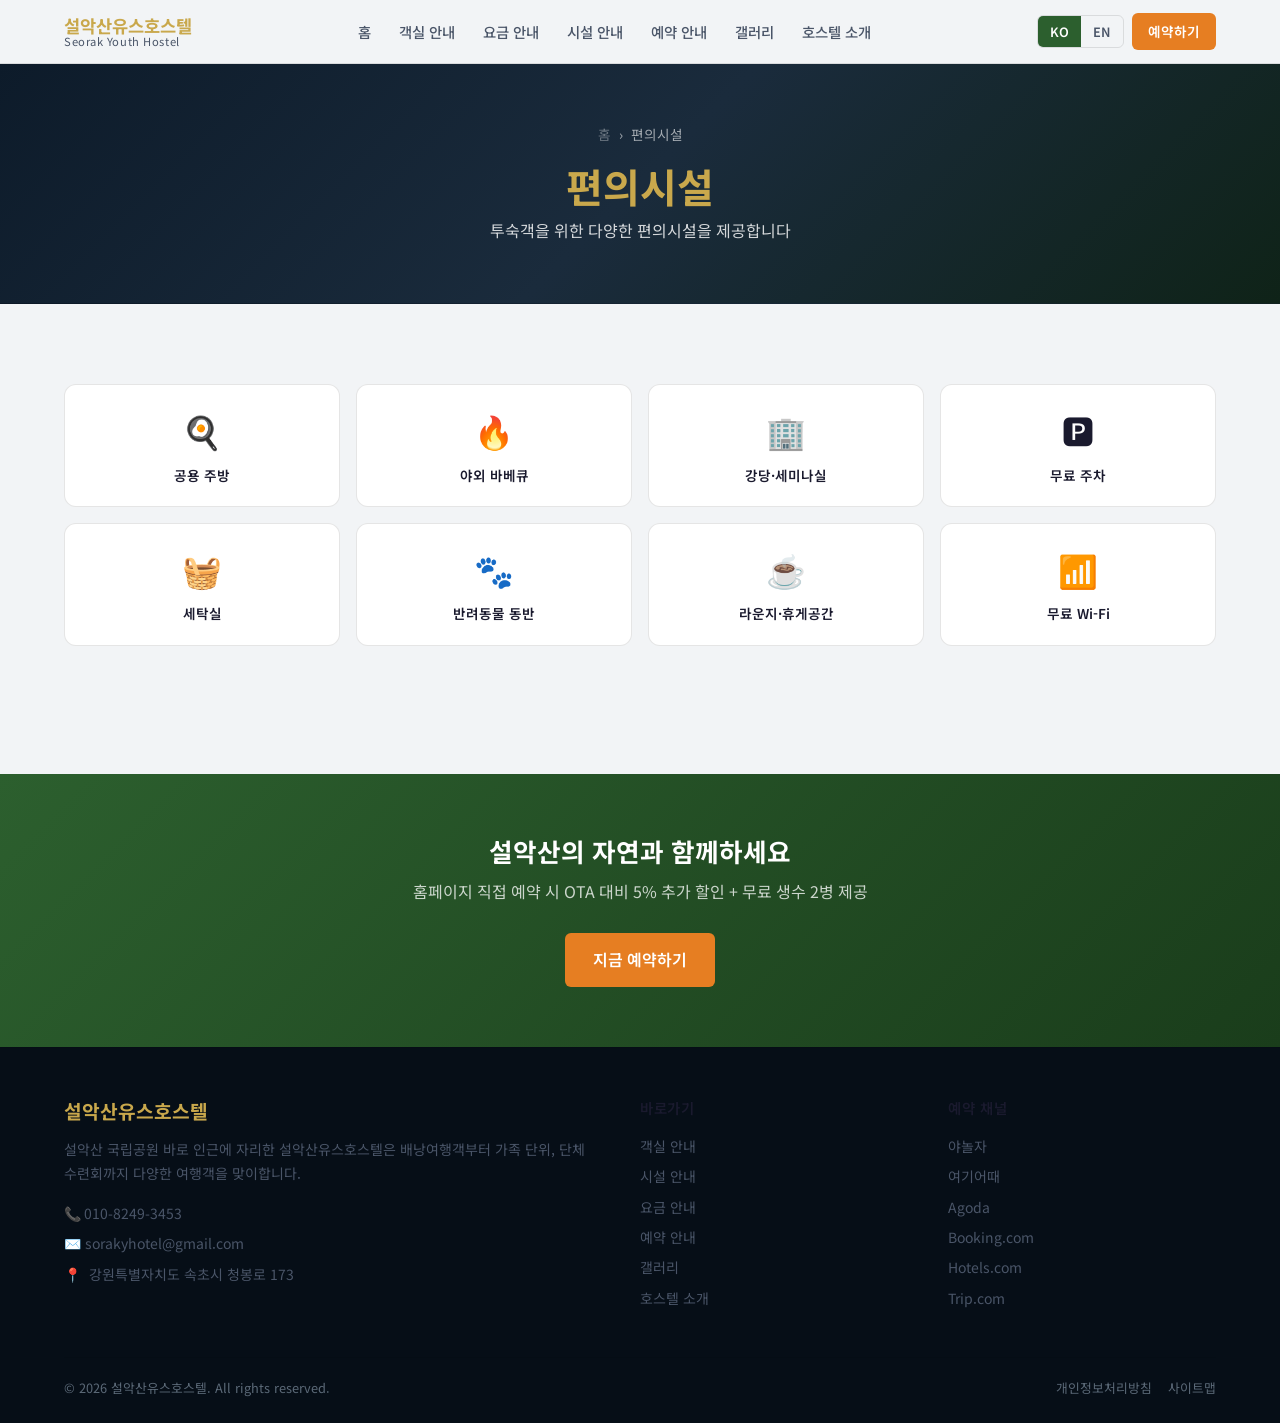
<file: facilities.html>
<!DOCTYPE html>
<html lang="ko">
<head>
  <meta charset="UTF-8">
  <meta name="viewport" content="width=device-width, initial-scale=1.0">
  <title>편의시설 – 설악산유스호스텔</title>
  <meta name="description" content="설악산유스호스텔 편의시설 – 공용 주방, 야외 바베큐, 강당·세미나실, 세탁실, 무료 주차, 반려동물 동반 가능.">
  <meta name="theme-color" content="#2C5F2E">
  <link rel="manifest" href="manifest.json">
  <link rel="preconnect" href="https://fonts.googleapis.com">
  <link rel="preconnect" href="https://fonts.gstatic.com" crossorigin>
  <link href="https://fonts.googleapis.com/css2?family=Noto+Sans+KR:wght@400;600;700&family=Inter:wght@400;600;700&display=swap" rel="stylesheet">
  <link rel="stylesheet" href="css/style.css">
</head>
<body>
  <div id="navbar-placeholder"></div>

  <div class="page-hero">
    <div class="page-hero__breadcrumb">
      <a href="index.html" data-ko="홈" data-en="Home">홈</a>
      <span>›</span>
      <span data-ko="편의시설" data-en="Facilities">편의시설</span>
    </div>
    <h1 class="page-hero__title"
      data-ko="편의시설" data-en="Facilities">편의시설</h1>
    <p class="page-hero__subtitle"
      data-ko="투숙객을 위한 다양한 편의시설을 제공합니다"
      data-en="A variety of amenities for our guests">투숙객을 위한 다양한 편의시설을 제공합니다</p>
  </div>

  <section class="section">
    <div class="container">

      <!-- 시설 개요 그리드 -->
      <div class="facility-overview" style="display:grid;grid-template-columns:repeat(4,1fr);gap:16px;margin-bottom:48px;">
      <style>
        @media(max-width:767px){
          .facility-overview{ grid-template-columns:repeat(2,1fr) !important; }
        }
      </style>
        <div class="facility-overview-item" onclick="toggleFacility('kitchen')"  style="background:var(--color-bg-card);border:1px solid var(--color-border);border-radius:12px;padding:20px;text-align:center;cursor:pointer;transition:border-color 0.2s;" onmouseover="this.style.borderColor='#C8960C'" onmouseout="this.style.borderColor='rgba(255,255,255,0.1)'">
          <div class="facility-overview-item__icon" style="font-size:2rem;margin-bottom:8px;">🍳</div>
          <div class="facility-overview-item__title" style="font-size:0.85rem;font-weight:600;color:var(--color-text);"
            data-ko="공용 주방" data-en="Shared Kitchen">공용 주방</div>
        </div>
        <div class="facility-overview-item" onclick="toggleFacility('bbq')"  style="background:var(--color-bg-card);border:1px solid var(--color-border);border-radius:12px;padding:20px;text-align:center;cursor:pointer;transition:border-color 0.2s;" onmouseover="this.style.borderColor='#C8960C'" onmouseout="this.style.borderColor='rgba(255,255,255,0.1)'">
          <div class="facility-overview-item__icon" style="font-size:2rem;margin-bottom:8px;">🔥</div>
          <div class="facility-overview-item__title" style="font-size:0.85rem;font-weight:600;color:var(--color-text);"
            data-ko="야외 바베큐" data-en="Outdoor BBQ">야외 바베큐</div>
        </div>
        <div class="facility-overview-item" onclick="toggleFacility('hall')"  style="background:var(--color-bg-card);border:1px solid var(--color-border);border-radius:12px;padding:20px;text-align:center;cursor:pointer;transition:border-color 0.2s;" onmouseover="this.style.borderColor='#C8960C'" onmouseout="this.style.borderColor='rgba(255,255,255,0.1)'">
          <div class="facility-overview-item__icon" style="font-size:2rem;margin-bottom:8px;">🏢</div>
          <div class="facility-overview-item__title" style="font-size:0.85rem;font-weight:600;color:var(--color-text);"
            data-ko="강당·세미나실" data-en="Hall / Seminar Room">강당·세미나실</div>
        </div>
        <div class="facility-overview-item" onclick="toggleFacility('parking')"  style="background:var(--color-bg-card);border:1px solid var(--color-border);border-radius:12px;padding:20px;text-align:center;cursor:pointer;transition:border-color 0.2s;" onmouseover="this.style.borderColor='#C8960C'" onmouseout="this.style.borderColor='rgba(255,255,255,0.1)'">
          <div class="facility-overview-item__icon" style="font-size:2rem;margin-bottom:8px;">🅿️</div>
          <div class="facility-overview-item__title" style="font-size:0.85rem;font-weight:600;color:var(--color-text);"
            data-ko="무료 주차" data-en="Free Parking">무료 주차</div>
        </div>
        <div class="facility-overview-item" onclick="toggleFacility('laundry')"  style="background:var(--color-bg-card);border:1px solid var(--color-border);border-radius:12px;padding:20px;text-align:center;cursor:pointer;transition:border-color 0.2s;" onmouseover="this.style.borderColor='#C8960C'" onmouseout="this.style.borderColor='rgba(255,255,255,0.1)'">
          <div class="facility-overview-item__icon" style="font-size:2rem;margin-bottom:8px;">🧺</div>
          <div class="facility-overview-item__title" style="font-size:0.85rem;font-weight:600;color:var(--color-text);"
            data-ko="세탁실" data-en="Laundry">세탁실</div>
        </div>
        <div class="facility-overview-item" onclick="toggleFacility('pet')"  style="background:var(--color-bg-card);border:1px solid var(--color-border);border-radius:12px;padding:20px;text-align:center;cursor:pointer;transition:border-color 0.2s;" onmouseover="this.style.borderColor='#C8960C'" onmouseout="this.style.borderColor='rgba(255,255,255,0.1)'">
          <div class="facility-overview-item__icon" style="font-size:2rem;margin-bottom:8px;">🐾</div>
          <div class="facility-overview-item__title" style="font-size:0.85rem;font-weight:600;color:var(--color-text);"
            data-ko="반려동물 동반" data-en="Pet Friendly">반려동물 동반</div>
        </div>
        <div class="facility-overview-item" onclick="toggleFacility('lounge')"  style="background:var(--color-bg-card);border:1px solid var(--color-border);border-radius:12px;padding:20px;text-align:center;cursor:pointer;transition:border-color 0.2s;" onmouseover="this.style.borderColor='#C8960C'" onmouseout="this.style.borderColor='rgba(255,255,255,0.1)'">
          <div class="facility-overview-item__icon" style="font-size:2rem;margin-bottom:8px;">☕</div>
          <div class="facility-overview-item__title" style="font-size:0.85rem;font-weight:600;color:var(--color-text);"
            data-ko="라운지·휴게공간" data-en="Lounge Area">라운지·휴게공간</div>
        </div>
        <div class="facility-overview-item" onclick="toggleFacility('wifi')"  style="background:var(--color-bg-card);border:1px solid var(--color-border);border-radius:12px;padding:20px;text-align:center;cursor:pointer;transition:border-color 0.2s;" onmouseover="this.style.borderColor='#C8960C'" onmouseout="this.style.borderColor='rgba(255,255,255,0.1)'">
          <div class="facility-overview-item__icon" style="font-size:2rem;margin-bottom:8px;">📶</div>
          <div class="facility-overview-item__title" style="font-size:0.85rem;font-weight:600;color:var(--color-text);"
            data-ko="무료 Wi-Fi" data-en="Free Wi-Fi">무료 Wi-Fi</div>
        </div>
      </div>

      <!-- 1. 공용 주방 -->
      <div class="facility-detail" id="kitchen" style="display:none;margin-top:16px;">
        <div class="facility-detail__img">
          <img src="images/kitchen_01.jpg" alt="설악산유스호스텔 공용 주방"
            style="width:100%;height:100%;min-height:240px;object-fit:cover;border-radius:var(--radius-card);">
        </div>
        <div class="facility-detail__info">
          <h2 class="facility-detail__title"
            data-ko="공용 주방" data-en="Shared Kitchen">공용 주방</h2>
          <p class="facility-detail__desc"
            data-ko="직접 요리해 드실 수 있는 공용 주방을 운영합니다. 전기레인지, 전자레인지, 냉장고, 식기류 대여가 가능합니다."
            data-en="Our shared kitchen lets you cook your own meals. Electric stoves, microwave, refrigerator, and tableware are available.">직접 요리해 드실 수 있는 공용 주방을 운영합니다. 전기레인지, 전자레인지, 냉장고, 식기류 대여가 가능합니다.</p>
          <div class="facility-detail__specs">
            <div class="facility-detail__spec">
              <span class="spec-label" data-ko="운영 시간" data-en="Hours">운영 시간</span>
              <span class="spec-value" data-ko="07:00 ~ 22:00" data-en="07:00 – 22:00">07:00 ~ 22:00</span>
            </div>
            <div class="facility-detail__spec">
              <span class="spec-label" data-ko="이용 요금" data-en="Fee">이용 요금</span>
              <span class="spec-value" data-ko="무료 (식기 대여 무료)" data-en="Free (tableware rental free)">무료 (식기 대여 무료)</span>
            </div>
            <div class="facility-detail__spec">
              <span class="spec-label" data-ko="구비 시설" data-en="Equipment">구비 시설</span>
              <span class="spec-value" data-ko="전기레인지 · 전자레인지 · 냉장고 · 싱크대 · 식기류" data-en="Electric stove · Microwave · Refrigerator · Sink · Tableware">전기레인지 · 전자레인지 · 냉장고 · 싱크대 · 식기류</span>
            </div>
            <div class="facility-detail__spec">
              <span class="spec-label" data-ko="위치" data-en="Location">위치</span>
              <span class="spec-value" data-ko="1층 공용 주방" data-en="1F Shared Kitchen">1층 공용 주방</span>
            </div>
          </div>
        </div>
      </div>

      <!-- 2. 야외 바베큐 -->
      <div class="facility-detail facility-detail--reverse" id="bbq" style="display:none;margin-top:16px;">
        <div class="facility-detail__img">
          <img src="images/outdoor-06.jpeg" alt="야외 데크 바베큐" style="width:100%;height:100%;object-fit:cover;border-radius:var(--radius-card);">
        </div>
        <div class="facility-detail__info">
          <h2 class="facility-detail__title"
            data-ko="야외 바베큐" data-en="Outdoor BBQ">야외 바베큐</h2>
          <p class="facility-detail__desc"
            data-ko="설악산의 맑은 공기 속에서 즐기는 바베큐. 화로는 무료로 제공되며, 숯과 그릴은 별도 구매하시거나 지참하셔야 합니다."
            data-en="Enjoy a BBQ in the fresh mountain air. Braziers are provided free; charcoal and grill must be purchased or brought separately.">설악산의 맑은 공기 속에서 즐기는 바베큐. 화로는 무료로 제공되며, 숯과 그릴은 별도 구매하시거나 지참하셔야 합니다.</p>
          <div class="facility-detail__specs">
            <div class="facility-detail__spec">
              <span class="spec-label" data-ko="이용 요금" data-en="Fee">이용 요금</span>
              <span class="spec-value" data-ko="무료 (선착순, 화로 제공)" data-en="Free (first-come basis, brazier provided)">무료 (선착순, 화로 제공)</span>
            </div>
            <div class="facility-detail__spec">
              <span class="spec-label" data-ko="운영 시간" data-en="Hours">운영 시간</span>
              <span class="spec-value" data-ko="일몰 후 22:00까지" data-en="Until 22:00 after sunset">일몰 후 22:00까지</span>
            </div>
            <div class="facility-detail__spec">
              <span class="spec-label" data-ko="비고" data-en="Note">비고</span>
              <span class="spec-value" data-ko="숯·그릴 별도 / 사전 예약 권장" data-en="Charcoal &amp; grill extra / Advance booking recommended">숯·그릴 별도 / 사전 예약 권장</span>
            </div>
          </div>
        </div>
      </div>

      <!-- 3. 강당·세미나실 -->
      <div class="facility-detail" id="hall" style="display:none;margin-top:16px;">
        <div class="facility-detail__img">
          <img src="images/hall-03.jpeg" alt="강당·연회장" style="width:100%;height:100%;object-fit:cover;border-radius:var(--radius-card);">
        </div>
        <div class="facility-detail__info">
          <h2 class="facility-detail__title"
            data-ko="강당·세미나실" data-en="Hall / Seminar Room">강당·세미나실</h2>
          <p class="facility-detail__desc"
            data-ko="수련회, 기업 워크숍, 세미나, 단체 행사에 최적화된 강당을 보유하고 있습니다. 빔프로젝터, 마이크, 음향 시스템이 구비되어 있습니다."
            data-en="Our hall is ideal for retreats, corporate workshops, seminars, and group events. Equipped with a projector, microphone, and sound system.">수련회, 기업 워크숍, 세미나, 단체 행사에 최적화된 강당을 보유하고 있습니다. 빔프로젝터, 마이크, 음향 시스템이 구비되어 있습니다.</p>
          <div class="facility-detail__specs">
            <div class="facility-detail__spec">
              <span class="spec-label" data-ko="수용 인원" data-en="Capacity">수용 인원</span>
              <span class="spec-value" data-ko="최대 100명" data-en="Up to 100 people">최대 100명</span>
            </div>
            <div class="facility-detail__spec">
              <span class="spec-label" data-ko="이용 요금" data-en="Fee">이용 요금</span>
              <span class="spec-value" data-ko="4시간 100,000원~ / 종일 180,000원~" data-en="4 hrs 100,000 KRW~ / Full day 180,000 KRW~">4시간 100,000원~ / 종일 180,000원~</span>
            </div>
            <div class="facility-detail__spec">
              <span class="spec-label" data-ko="구비 장비" data-en="Equipment">구비 장비</span>
              <span class="spec-value" data-ko="빔프로젝터 · 스크린 · 마이크 · 음향 시스템" data-en="Projector · Screen · Microphone · Sound system">빔프로젝터 · 스크린 · 마이크 · 음향 시스템</span>
            </div>
            <div class="facility-detail__spec">
              <span class="spec-label" data-ko="예약" data-en="Booking">예약</span>
              <span class="spec-value" data-ko="사전 전화 예약 필수" data-en="Advance phone booking required">사전 전화 예약 필수</span>
            </div>
          </div>
          <a href="tel:+821082493453" class="btn btn--secondary btn--sm"
            data-ko="📞 시설 예약 문의" data-en="📞 Inquire &amp; Book">📞 시설 예약 문의</a>
        </div>
      </div>

      <!-- 4. 세탁실 -->
      <div class="facility-detail facility-detail--reverse" id="laundry" style="display:none;margin-top:16px;">
        <div class="facility-detail__img">
          <img src="images/laundry-01.jpg" alt="세탁실"
            style="width:100%;height:100%;min-height:240px;object-fit:cover;border-radius:var(--radius-card);">
        </div>
        <div class="facility-detail__info">
          <h2 class="facility-detail__title"
            data-ko="세탁실" data-en="Laundry">세탁실</h2>
          <p class="facility-detail__desc"
            data-ko="24시간 운영하는 세탁실이 있습니다. 세탁기와 건조기를 이용하실 수 있습니다."
            data-en="Laundry facilities are available 24 hours. Washers and dryers are provided for guest use.">24시간 운영하는 세탁실이 있습니다. 세탁기와 건조기를 이용하실 수 있습니다.</p>
          <div class="facility-detail__specs">
            <div class="facility-detail__spec">
              <span class="spec-label" data-ko="운영 시간" data-en="Hours">운영 시간</span>
              <span class="spec-value" data-ko="24시간" data-en="24 Hours">24시간</span>
            </div>
            <div class="facility-detail__spec">
              <span class="spec-label" data-ko="위치" data-en="Location">위치</span>
              <span class="spec-value" data-ko="1층 세탁실" data-en="1F Laundry Room">1층 세탁실</span>
            </div>
          </div>
        </div>
      </div>

      <!-- 5. 무료 주차 -->
      <div class="facility-detail" id="parking" style="display:none;margin-top:16px;">
        <div class="facility-detail__img">
          <img src="images/parking-01.jpg" alt="설악산유스호스텔 주차장"
            style="width:100%;height:100%;min-height:240px;object-fit:cover;border-radius:var(--radius-card);">
        </div>
        <div class="facility-detail__info">
          <h2 class="facility-detail__title"
            data-ko="무료 주차" data-en="Free Parking">무료 주차</h2>
          <p class="facility-detail__desc"
            data-ko="투숙객을 위한 무료 셀프 주차 공간을 제공합니다. 만차 시 인근 공영주차장을 이용하실 수 있습니다."
            data-en="Free self-parking is available for guests. A public parking lot is nearby when full.">투숙객을 위한 무료 셀프 주차 공간을 제공합니다. 만차 시 인근 공영주차장을 이용하실 수 있습니다.</p>
          <div class="facility-detail__specs">
            <div class="facility-detail__spec">
              <span class="spec-label" data-ko="주차 가능 대수" data-en="Capacity">주차 가능 대수</span>
              <span class="spec-value" data-ko="30대 (무료)" data-en="30 vehicles (free)">30대 (무료)</span>
            </div>
            <div class="facility-detail__spec">
              <span class="spec-label" data-ko="공영주차장" data-en="Public Parking">공영주차장</span>
              <span class="spec-value" data-ko="150m 거리 (유료)" data-en="150m away (paid)">150m 거리 (유료)</span>
            </div>
            <div class="facility-detail__spec">
              <span class="spec-label" data-ko="운영 시간" data-en="Hours">운영 시간</span>
              <span class="spec-value" data-ko="24시간" data-en="24 Hours">24시간</span>
            </div>
          </div>
        </div>
      </div>

      <!-- 6. 반려동물 동반 -->
      <div class="facility-detail facility-detail--reverse" id="pet" style="display:none;margin-top:16px;">
        <div class="facility-detail__img">
          <div style="background:var(--color-bg-sub);height:100%;min-height:240px;display:flex;align-items:center;justify-content:center;border-radius:var(--radius-card);">
            <span style="font-size:5rem;">🐾</span>
          </div>
        </div>
        <div class="facility-detail__info">
          <h2 class="facility-detail__title"
            data-ko="반려동물 동반" data-en="Pet Friendly">반려동물 동반</h2>
          <p class="facility-detail__desc"
            data-ko="소형 반려동물과 함께 설악산을 즐기세요. 사전 전화 문의 후 예약해 주세요."
            data-en="Enjoy Seoraksan with your small pet. Please call ahead to confirm.">소형 반려동물과 함께 설악산을 즐기세요. 사전 전화 문의 후 예약해 주세요.</p>
          <div class="facility-detail__specs">
            <div class="facility-detail__spec">
              <span class="spec-label" data-ko="가능 동물" data-en="Allowed Pets">가능 동물</span>
              <span class="spec-value" data-ko="10kg 이하 소형견 · 고양이" data-en="Small dogs &amp; cats under 10kg">10kg 이하 소형견 · 고양이</span>
            </div>
            <div class="facility-detail__spec">
              <span class="spec-label" data-ko="추가 요금" data-en="Extra Fee">추가 요금</span>
              <span class="spec-value" data-ko="1일 10,000원 / 객실" data-en="10,000 KRW / room / night">1일 10,000원 / 객실</span>
            </div>
            <div class="facility-detail__spec">
              <span class="spec-label" data-ko="주의사항" data-en="Note">주의사항</span>
              <span class="spec-value" data-ko="사전 전화 문의 필수 · 공용 공간 리드줄 착용" data-en="Advance call required · Leash required in common areas">사전 전화 문의 필수 · 공용 공간 리드줄 착용</span>
            </div>
          </div>
          <a href="tel:+821082493453" class="btn btn--secondary btn--sm"
            data-ko="📞 사전 문의하기" data-en="📞 Call to Inquire">📞 사전 문의하기</a>
        </div>
      </div>

      <!-- 라운지·휴게공간 -->
      <div class="facility-detail" id="lounge" style="display:none;margin-top:16px;">
        <div class="facility-detail__img">
          <img src="images/lounge-01.jpg" alt="라운지·휴게공간"
            style="width:100%;height:100%;min-height:240px;object-fit:cover;border-radius:var(--radius-card);">
        </div>
        <div class="facility-detail__info">
          <h2 class="facility-detail__title"
            data-ko="라운지·휴게공간" data-en="Lounge Area">라운지·휴게공간</h2>
          <p class="facility-detail__desc"
            data-ko="넓고 쾌적한 1층 라운지에서 편안한 휴식을 취하세요. 소파와 TV가 구비되어 있으며 투숙객 누구나 자유롭게 이용하실 수 있습니다."
            data-en="Relax in our spacious 1F lounge. Sofas and TV available for all guests.">넓고 쾌적한 1층 라운지에서 편안한 휴식을 취하세요. 소파와 TV가 구비되어 있으며 투숙객 누구나 자유롭게 이용하실 수 있습니다.</p>
          <div class="facility-detail__specs">
            <div class="facility-detail__spec">
              <span class="spec-label" data-ko="운영 시간" data-en="Hours">운영 시간</span>
              <span class="spec-value" data-ko="24시간" data-en="24 Hours">24시간</span>
            </div>
            <div class="facility-detail__spec">
              <span class="spec-label" data-ko="위치" data-en="Location">위치</span>
              <span class="spec-value" data-ko="1층 로비 라운지" data-en="1F Lobby Lounge">1층 로비 라운지</span>
            </div>
            <div class="facility-detail__spec">
              <span class="spec-label" data-ko="이용 요금" data-en="Fee">이용 요금</span>
              <span class="spec-value" data-ko="무료" data-en="Free">무료</span>
            </div>
          </div>
        </div>
      </div>

    </div>
  </section>

  <section class="cta-banner">
    <div class="container">
      <h2 class="cta-banner__title"
        data-ko="설악산의 자연과 함께하세요" data-en="Experience the Nature of Seoraksan">설악산의 자연과 함께하세요</h2>
      <p class="cta-banner__text"
        data-ko="홈페이지 직접 예약 시 OTA 대비 5% 추가 할인 + 무료 생수 2병 제공"
        data-en="5% off vs OTA + 2 free water bottles for direct bookings">홈페이지 직접 예약 시 OTA 대비 5% 추가 할인 + 무료 생수 2병 제공</p>
      <a href="reservation.html" class="btn btn--primary"
        data-ko="지금 예약하기" data-en="Book Now">지금 예약하기</a>
    </div>
  </section>

  <div id="footer-placeholder"></div>
  <script src="js/components.js"></script>
  <script src="js/main.js"></script>
  <script>
    function toggleFacility(id) {
      const allIds = ['kitchen','bbq','hall','parking','laundry','pet','lounge','wifi'];
      allIds.forEach(function(sid) {
        const el = document.getElementById(sid);
        if (!el) return;
        if (sid === id) {
          const isOpen = el.style.display !== 'none';
          el.style.display = isOpen ? 'none' : 'grid';
          // 열릴 때 스크롤
          if (!isOpen) setTimeout(() => el.scrollIntoView({ behavior: 'smooth', block: 'start' }), 100);
        } else {
          el.style.display = 'none';
        }
      });
    }
  </script>
</body>
</html>
</file>
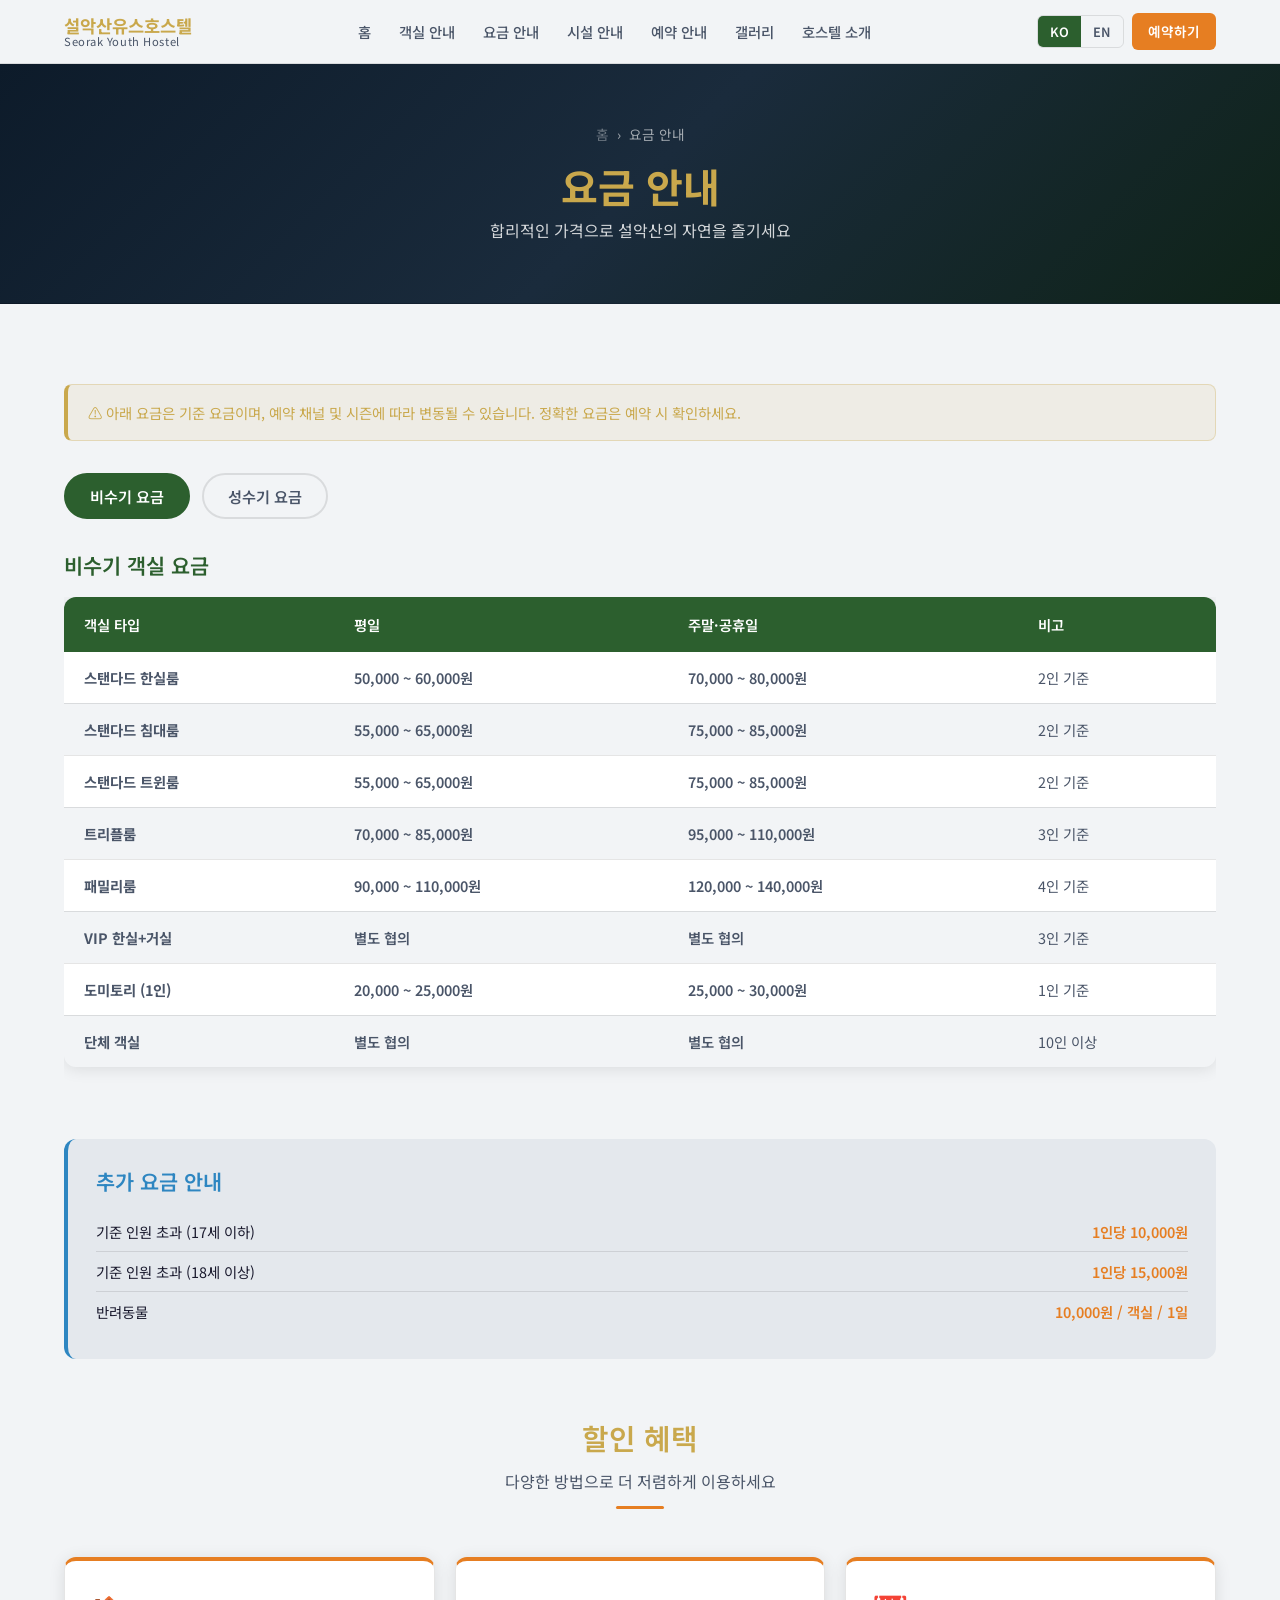
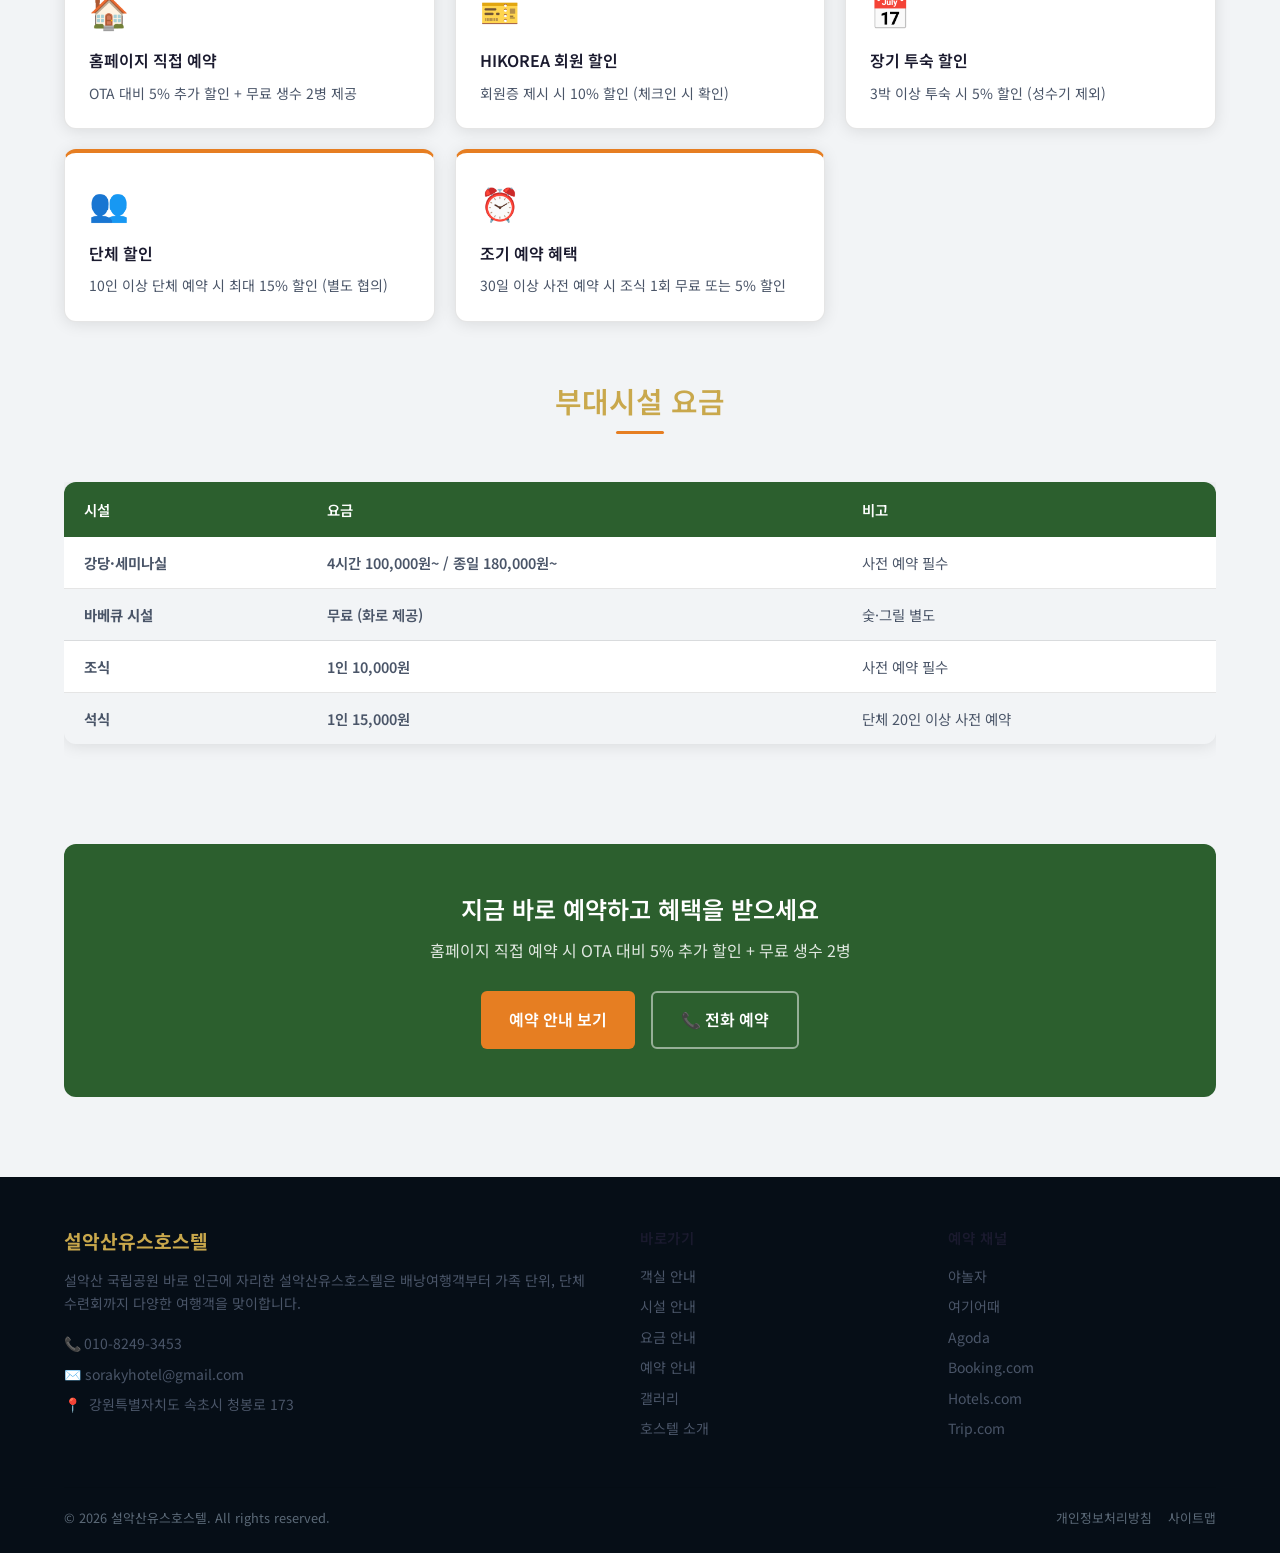
<file: pricing.html>
<!DOCTYPE html>
<html lang="ko">
<head>
  <meta charset="UTF-8">
  <meta name="viewport" content="width=device-width, initial-scale=1.0">
  <title>요금 안내 – 설악산유스호스텔</title>
  <meta name="description" content="설악산유스호스텔 요금 안내 – 성수기/비수기 객실 요금, 할인 혜택, 부대시설 요금 안내.">
  <meta name="theme-color" content="#2C5F2E">
  <link rel="manifest" href="manifest.json">
  <link rel="preconnect" href="https://fonts.googleapis.com">
  <link rel="preconnect" href="https://fonts.gstatic.com" crossorigin>
  <link href="https://fonts.googleapis.com/css2?family=Noto+Sans+KR:wght@400;600;700&family=Inter:wght@400;600;700&display=swap" rel="stylesheet">
  <link rel="stylesheet" href="css/style.css">
  <style>
    .pricing-tab-btn {
      padding: 10px 24px;
      border: 2px solid var(--color-border);
      border-radius: 24px;
      font-size: 0.95rem;
      font-weight: 600;
      color: var(--color-text-sub);
      background: transparent;
      cursor: pointer;
      transition: all 0.2s ease;
      min-height: 44px;
    }
    .pricing-tab-btn.active {
      border-color: var(--color-primary);
      color: #fff;
      background: var(--color-primary);
    }
    .pricing-panel { display: none; }
    .pricing-panel.active { display: block; }
    .extra-fee-box {
      background: var(--color-bg-sub);
      border-radius: var(--radius-card);
      padding: 28px;
      margin-bottom: 40px;
      border-left: 4px solid var(--color-secondary);
    }
    .extra-fee-box h3 { color: var(--color-secondary); margin-bottom: 16px; }
    .extra-fee-item {
      display: flex;
      justify-content: space-between;
      padding: 8px 0;
      border-bottom: 1px solid var(--color-border);
      font-size: 0.9rem;
      color: var(--color-text);
    }
    .extra-fee-item:last-child { border-bottom: none; }
  </style>
</head>
<body>
  <div id="navbar-placeholder"></div>

  <div class="page-hero">
    <div class="page-hero__breadcrumb">
      <a href="index.html" data-ko="홈" data-en="Home">홈</a>
      <span>›</span>
      <span data-ko="요금 안내" data-en="Pricing">요금 안내</span>
    </div>
    <h1 class="page-hero__title"
      data-ko="요금 안내" data-en="Pricing">요금 안내</h1>
    <p class="page-hero__subtitle"
      data-ko="합리적인 가격으로 설악산의 자연을 즐기세요"
      data-en="Enjoy Seoraksan nature at reasonable prices">합리적인 가격으로 설악산의 자연을 즐기세요</p>
  </div>

  <section class="section">
    <div class="container">

      <div class="pricing-notice"
        data-ko="⚠️ 아래 요금은 기준 요금이며, 예약 채널 및 시즌에 따라 변동될 수 있습니다. 정확한 요금은 예약 시 확인하세요."
        data-en="⚠️ Rates listed are base rates and may vary by booking channel and season. Please confirm exact rates at time of booking.">⚠️ 아래 요금은 기준 요금이며, 예약 채널 및 시즌에 따라 변동될 수 있습니다. 정확한 요금은 예약 시 확인하세요.</div>

      <div style="display:flex;gap:12px;margin-bottom:32px;flex-wrap:wrap;">
        <button class="pricing-tab-btn active" data-pricing="offpeak"
          data-ko="비수기 요금" data-en="Off-peak Rates">비수기 요금</button>
        <button class="pricing-tab-btn" data-pricing="peak"
          data-ko="성수기 요금" data-en="Peak Season Rates">성수기 요금</button>
      </div>

      <!-- 비수기 요금 -->
      <div class="pricing-panel active" data-pricing-panel="offpeak">
        <h3 style="color:var(--color-primary);margin-bottom:16px;"
          data-ko="비수기 객실 요금" data-en="Off-peak Room Rates">비수기 객실 요금</h3>
        <div style="overflow-x:auto;">
          <table class="pricing-table">
            <thead>
              <tr>
                <th data-ko="객실 타입" data-en="Room Type">객실 타입</th>
                <th data-ko="평일" data-en="Weekday">평일</th>
                <th data-ko="주말·공휴일" data-en="Weekend / Holiday">주말·공휴일</th>
                <th data-ko="비고" data-en="Note">비고</th>
              </tr>
            </thead>
            <tbody>
              <tr>
                <td><strong data-ko="스탠다드 한실룸" data-en="Standard Hanshil Room">스탠다드 한실룸</strong></td>
                <td class="price-value">50,000 ~ 60,000원</td>
                <td class="price-value">70,000 ~ 80,000원</td>
                <td data-ko="2인 기준" data-en="2 Guests">2인 기준</td>
              </tr>
              <tr>
                <td><strong data-ko="스탠다드 침대룸" data-en="Standard Bed Room">스탠다드 침대룸</strong></td>
                <td class="price-value">55,000 ~ 65,000원</td>
                <td class="price-value">75,000 ~ 85,000원</td>
                <td data-ko="2인 기준" data-en="2 Guests">2인 기준</td>
              </tr>
              <tr>
                <td><strong data-ko="스탠다드 트윈룸" data-en="Standard Twin Room">스탠다드 트윈룸</strong></td>
                <td class="price-value">55,000 ~ 65,000원</td>
                <td class="price-value">75,000 ~ 85,000원</td>
                <td data-ko="2인 기준" data-en="2 Guests">2인 기준</td>
              </tr>
              <tr>
                <td><strong data-ko="트리플룸" data-en="Triple Room">트리플룸</strong></td>
                <td class="price-value">70,000 ~ 85,000원</td>
                <td class="price-value">95,000 ~ 110,000원</td>
                <td data-ko="3인 기준" data-en="3 Guests">3인 기준</td>
              </tr>
              <tr>
                <td><strong data-ko="패밀리룸" data-en="Family Room">패밀리룸</strong></td>
                <td class="price-value">90,000 ~ 110,000원</td>
                <td class="price-value">120,000 ~ 140,000원</td>
                <td data-ko="4인 기준" data-en="4 Guests">4인 기준</td>
              </tr>
              <tr>
                <td><strong data-ko="VIP 한실+거실" data-en="VIP Hanshil Suite">VIP 한실+거실</strong></td>
                <td class="price-value" data-ko="별도 협의" data-en="By Inquiry">별도 협의</td>
                <td class="price-value" data-ko="별도 협의" data-en="By Inquiry">별도 협의</td>
                <td data-ko="3인 기준" data-en="3 Guests">3인 기준</td>
              </tr>
              <tr>
                <td><strong data-ko="도미토리 (1인)" data-en="Dormitory (per person)">도미토리 (1인)</strong></td>
                <td class="price-value">20,000 ~ 25,000원</td>
                <td class="price-value">25,000 ~ 30,000원</td>
                <td data-ko="1인 기준" data-en="Per Person">1인 기준</td>
              </tr>
              <tr>
                <td><strong data-ko="단체 객실" data-en="Group Rooms">단체 객실</strong></td>
                <td class="price-value" data-ko="별도 협의" data-en="By Inquiry">별도 협의</td>
                <td class="price-value" data-ko="별도 협의" data-en="By Inquiry">별도 협의</td>
                <td data-ko="10인 이상" data-en="10+ Guests">10인 이상</td>
              </tr>
            </tbody>
          </table>
        </div>
      </div>

      <!-- 성수기 요금 -->
      <div class="pricing-panel" data-pricing-panel="peak">
        <h3 style="color:var(--color-accent);margin-bottom:16px;">
          <span data-ko="성수기 객실 요금" data-en="Peak Season Room Rates">성수기 객실 요금</span>
          <span style="font-size:0.85rem;font-weight:400;color:var(--color-text-sub);"
            data-ko=" (7월 15일 ~ 8월 31일 / 설 · 추석 연휴)"
            data-en=" (Jul 15 – Aug 31 / Lunar New Year &amp; Chuseok)"> (7월 15일 ~ 8월 31일 / 설 · 추석 연휴)</span>
        </h3>
        <div style="overflow-x:auto;">
          <table class="pricing-table">
            <thead>
              <tr>
                <th data-ko="객실 타입" data-en="Room Type">객실 타입</th>
                <th data-ko="성수기 요금" data-en="Peak Season Rate">성수기 요금</th>
                <th data-ko="비고" data-en="Note">비고</th>
              </tr>
            </thead>
            <tbody>
              <tr>
                <td><strong data-ko="스탠다드 한실룸" data-en="Standard Hanshil Room">스탠다드 한실룸</strong></td>
                <td class="price-value">90,000 ~ 110,000원</td>
                <td data-ko="2인 기준" data-en="2 Guests">2인 기준</td>
              </tr>
              <tr>
                <td><strong data-ko="스탠다드 침대룸" data-en="Standard Bed Room">스탠다드 침대룸</strong></td>
                <td class="price-value">95,000 ~ 115,000원</td>
                <td data-ko="2인 기준" data-en="2 Guests">2인 기준</td>
              </tr>
              <tr>
                <td><strong data-ko="스탠다드 트윈룸" data-en="Standard Twin Room">스탠다드 트윈룸</strong></td>
                <td class="price-value">95,000 ~ 115,000원</td>
                <td data-ko="2인 기준" data-en="2 Guests">2인 기준</td>
              </tr>
              <tr>
                <td><strong data-ko="트리플룸" data-en="Triple Room">트리플룸</strong></td>
                <td class="price-value">120,000 ~ 140,000원</td>
                <td data-ko="3인 기준" data-en="3 Guests">3인 기준</td>
              </tr>
              <tr>
                <td><strong data-ko="패밀리룸" data-en="Family Room">패밀리룸</strong></td>
                <td class="price-value">150,000 ~ 180,000원</td>
                <td data-ko="4인 기준" data-en="4 Guests">4인 기준</td>
              </tr>
              <tr>
                <td><strong data-ko="VIP 한실+거실" data-en="VIP Hanshil Suite">VIP 한실+거실</strong></td>
                <td class="price-value">200,000원~</td>
                <td data-ko="3인 기준" data-en="3 Guests">3인 기준</td>
              </tr>
              <tr>
                <td><strong data-ko="도미토리 (1인)" data-en="Dormitory (per person)">도미토리 (1인)</strong></td>
                <td class="price-value">35,000 ~ 45,000원</td>
                <td data-ko="1인 기준" data-en="Per Person">1인 기준</td>
              </tr>
              <tr>
                <td><strong data-ko="단체 객실" data-en="Group Rooms">단체 객실</strong></td>
                <td class="price-value" data-ko="별도 협의" data-en="By Inquiry">별도 협의</td>
                <td data-ko="10인 이상" data-en="10+ Guests">10인 이상</td>
              </tr>
            </tbody>
          </table>
        </div>
      </div>

      <!-- 추가 요금 -->
      <div class="extra-fee-box mt-32">
        <h3 data-ko="추가 요금 안내" data-en="Additional Charges">추가 요금 안내</h3>
        <div class="extra-fee-item">
          <span data-ko="기준 인원 초과 (17세 이하)" data-en="Extra Guest (Under 17)">기준 인원 초과 (17세 이하)</span>
          <span style="font-weight:600;color:var(--color-accent);"
            data-ko="1인당 10,000원" data-en="10,000 KRW / person">1인당 10,000원</span>
        </div>
        <div class="extra-fee-item">
          <span data-ko="기준 인원 초과 (18세 이상)" data-en="Extra Guest (18 and over)">기준 인원 초과 (18세 이상)</span>
          <span style="font-weight:600;color:var(--color-accent);"
            data-ko="1인당 15,000원" data-en="15,000 KRW / person">1인당 15,000원</span>
        </div>
        <div class="extra-fee-item">
          <span data-ko="반려동물" data-en="Pet">반려동물</span>
          <span style="font-weight:600;color:var(--color-accent);"
            data-ko="10,000원 / 객실 / 1일" data-en="10,000 KRW / room / night">10,000원 / 객실 / 1일</span>
        </div>
      </div>

      <!-- 할인 혜택 -->
      <div class="section__header" style="margin-top:60px;">
        <h2 class="section__title"
          data-ko="할인 혜택" data-en="Discount Benefits">할인 혜택</h2>
        <p class="section__subtitle"
          data-ko="다양한 방법으로 더 저렴하게 이용하세요"
          data-en="Save more with various discount options">다양한 방법으로 더 저렴하게 이용하세요</p>
        <div class="section__divider"></div>
      </div>
      <div class="discount-grid">
        <div class="discount-card">
          <div class="discount-card__icon">🏠</div>
          <div class="discount-card__title"
            data-ko="홈페이지 직접 예약" data-en="Direct Website Booking">홈페이지 직접 예약</div>
          <div class="discount-card__desc"
            data-ko="OTA 대비 5% 추가 할인 + 무료 생수 2병 제공"
            data-en="5% off vs OTA + 2 free water bottles">OTA 대비 5% 추가 할인 + 무료 생수 2병 제공</div>
        </div>
        <div class="discount-card">
          <div class="discount-card__icon">🎫</div>
          <div class="discount-card__title"
            data-ko="HIKOREA 회원 할인" data-en="HIKOREA Member Discount">HIKOREA 회원 할인</div>
          <div class="discount-card__desc"
            data-ko="회원증 제시 시 10% 할인 (체크인 시 확인)"
            data-en="10% off with membership card (verified at check-in)">회원증 제시 시 10% 할인 (체크인 시 확인)</div>
        </div>
        <div class="discount-card">
          <div class="discount-card__icon">📅</div>
          <div class="discount-card__title"
            data-ko="장기 투숙 할인" data-en="Long Stay Discount">장기 투숙 할인</div>
          <div class="discount-card__desc"
            data-ko="3박 이상 투숙 시 5% 할인 (성수기 제외)"
            data-en="5% off for 3+ nights (excluding peak season)">3박 이상 투숙 시 5% 할인 (성수기 제외)</div>
        </div>
        <div class="discount-card">
          <div class="discount-card__icon">👥</div>
          <div class="discount-card__title"
            data-ko="단체 할인" data-en="Group Discount">단체 할인</div>
          <div class="discount-card__desc"
            data-ko="10인 이상 단체 예약 시 최대 15% 할인 (별도 협의)"
            data-en="Up to 15% off for groups of 10+ (by arrangement)">10인 이상 단체 예약 시 최대 15% 할인 (별도 협의)</div>
        </div>
        <div class="discount-card">
          <div class="discount-card__icon">⏰</div>
          <div class="discount-card__title"
            data-ko="조기 예약 혜택" data-en="Early Booking Benefit">조기 예약 혜택</div>
          <div class="discount-card__desc"
            data-ko="30일 이상 사전 예약 시 조식 1회 무료 또는 5% 할인"
            data-en="Free breakfast or 5% off for bookings 30+ days ahead">30일 이상 사전 예약 시 조식 1회 무료 또는 5% 할인</div>
        </div>
      </div>

      <!-- 부대시설 요금 -->
      <div class="section__header" style="margin-top:60px;">
        <h2 class="section__title"
          data-ko="부대시설 요금" data-en="Facility Charges">부대시설 요금</h2>
        <div class="section__divider"></div>
      </div>
      <div style="overflow-x:auto;">
        <table class="pricing-table">
          <thead>
            <tr>
              <th data-ko="시설" data-en="Facility">시설</th>
              <th data-ko="요금" data-en="Rate">요금</th>
              <th data-ko="비고" data-en="Note">비고</th>
            </tr>
          </thead>
          <tbody>
            <tr>
              <td><strong data-ko="강당·세미나실" data-en="Hall / Seminar Room">강당·세미나실</strong></td>
              <td class="price-value"
                data-ko="4시간 100,000원~ / 종일 180,000원~"
                data-en="4 hrs 100,000 KRW~ / Full day 180,000 KRW~">4시간 100,000원~ / 종일 180,000원~</td>
              <td data-ko="사전 예약 필수" data-en="Advance booking required">사전 예약 필수</td>
            </tr>
            <tr>
              <td><strong data-ko="바베큐 시설" data-en="BBQ Facility">바베큐 시설</strong></td>
              <td class="price-value"
                data-ko="무료 (화로 제공)" data-en="Free (brazier provided)">무료 (화로 제공)</td>
              <td data-ko="숯·그릴 별도" data-en="Charcoal &amp; grill extra">숯·그릴 별도</td>
            </tr>
            <tr>
              <td><strong data-ko="조식" data-en="Breakfast">조식</strong></td>
              <td class="price-value"
                data-ko="1인 10,000원" data-en="10,000 KRW / person">1인 10,000원</td>
              <td data-ko="사전 예약 필수" data-en="Advance booking required">사전 예약 필수</td>
            </tr>
            <tr>
              <td><strong data-ko="석식" data-en="Dinner">석식</strong></td>
              <td class="price-value"
                data-ko="1인 15,000원" data-en="15,000 KRW / person">1인 15,000원</td>
              <td data-ko="단체 20인 이상 사전 예약" data-en="Groups of 20+ advance booking">단체 20인 이상 사전 예약</td>
            </tr>
          </tbody>
        </table>
      </div>

      <!-- 예약 CTA -->
      <div style="text-align:center;margin-top:60px;padding:48px 24px;background:var(--color-primary);border-radius:var(--radius-card);color:#fff;">
        <h3 style="color:#fff;margin-bottom:12px;font-size:1.5rem;"
          data-ko="지금 바로 예약하고 혜택을 받으세요"
          data-en="Book Now and Enjoy the Benefits">지금 바로 예약하고 혜택을 받으세요</h3>
        <p style="opacity:0.85;margin-bottom:28px;"
          data-ko="홈페이지 직접 예약 시 OTA 대비 5% 추가 할인 + 무료 생수 2병"
          data-en="5% off vs OTA + 2 free water bottles for direct bookings">홈페이지 직접 예약 시 OTA 대비 5% 추가 할인 + 무료 생수 2병</p>
        <div style="display:flex;gap:16px;justify-content:center;flex-wrap:wrap;">
          <a href="reservation.html" class="btn btn--primary"
            data-ko="예약 안내 보기" data-en="View Reservation Info">예약 안내 보기</a>
          <a href="tel:+821082493453" style="display:inline-flex;align-items:center;gap:8px;padding:14px 28px;border-radius:6px;border:2px solid rgba(255,255,255,0.5);color:#fff;font-weight:600;transition:all 0.2s;"
            data-ko="📞 전화 예약" data-en="📞 Call to Book">📞 전화 예약</a>
        </div>
      </div>

    </div>
  </section>

  <div id="footer-placeholder"></div>
  <script src="js/components.js"></script>
  <script src="js/main.js"></script>
</body>
</html>
</file>
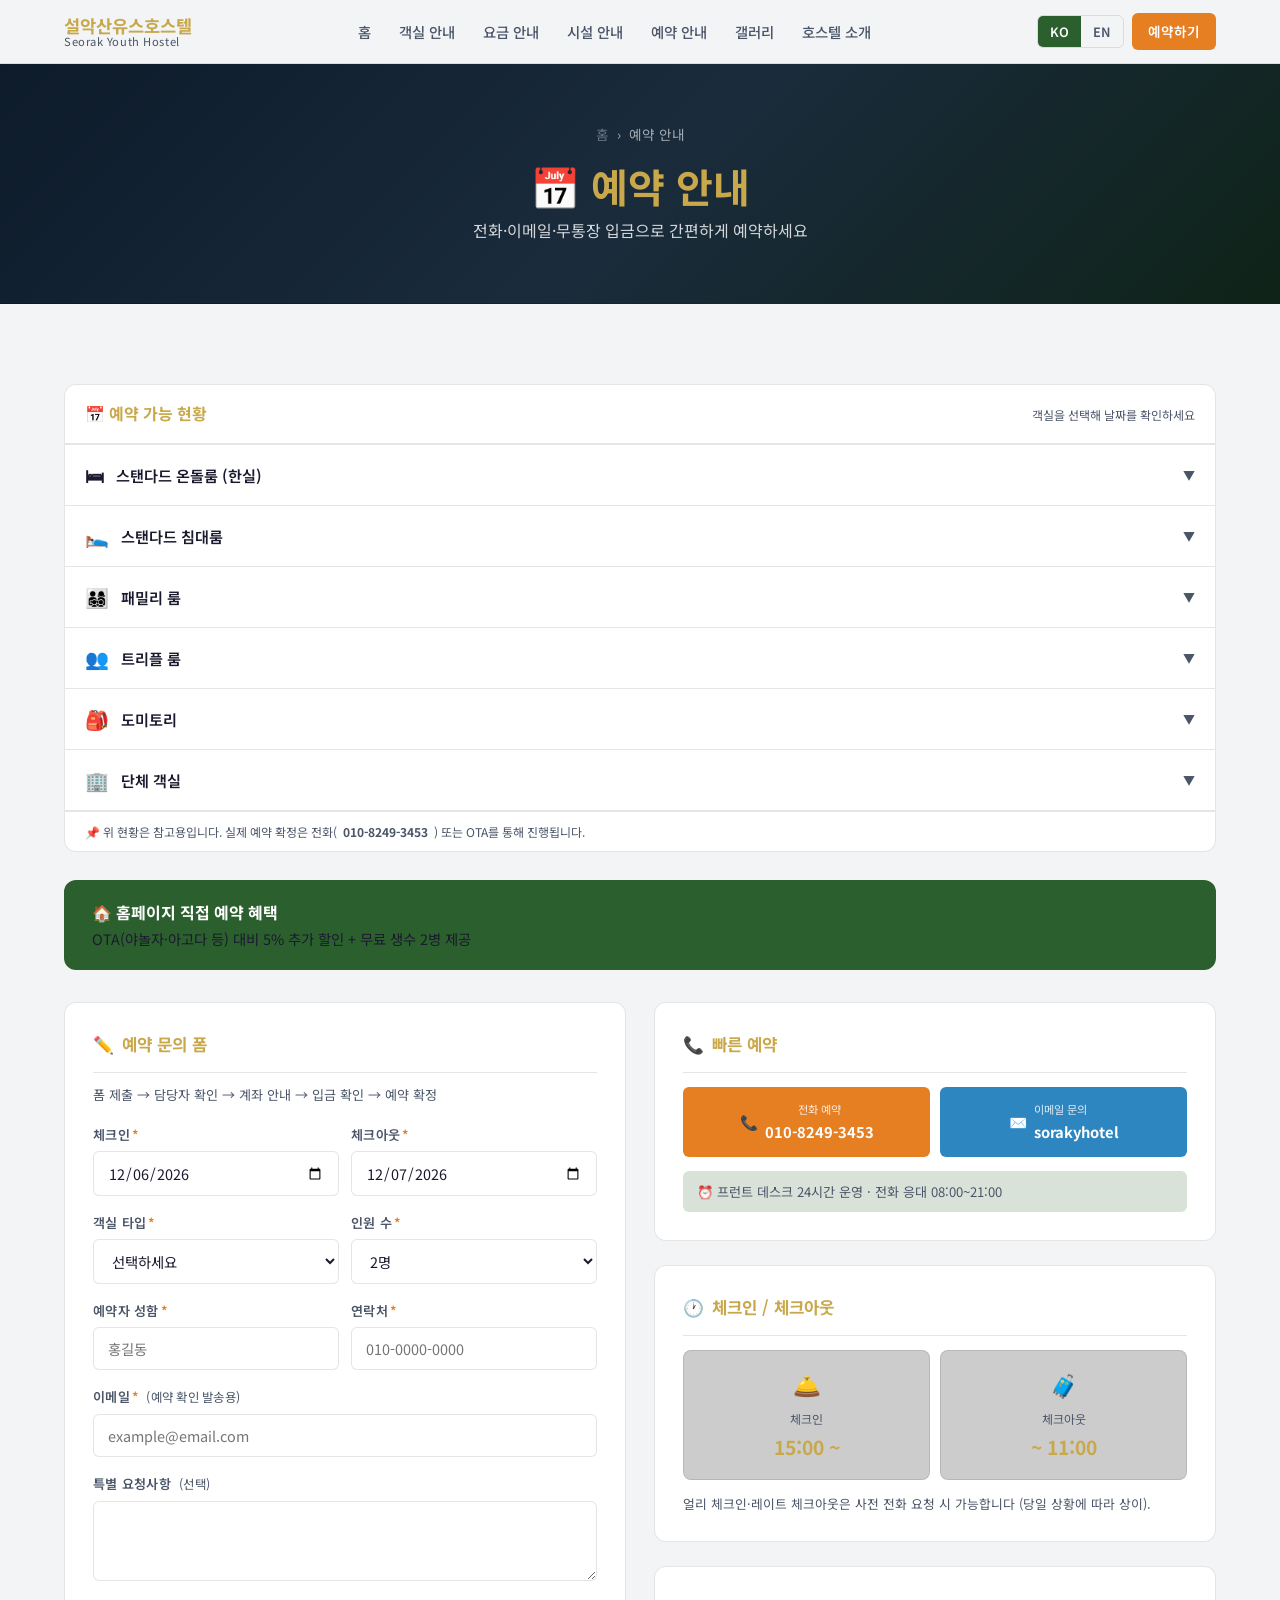
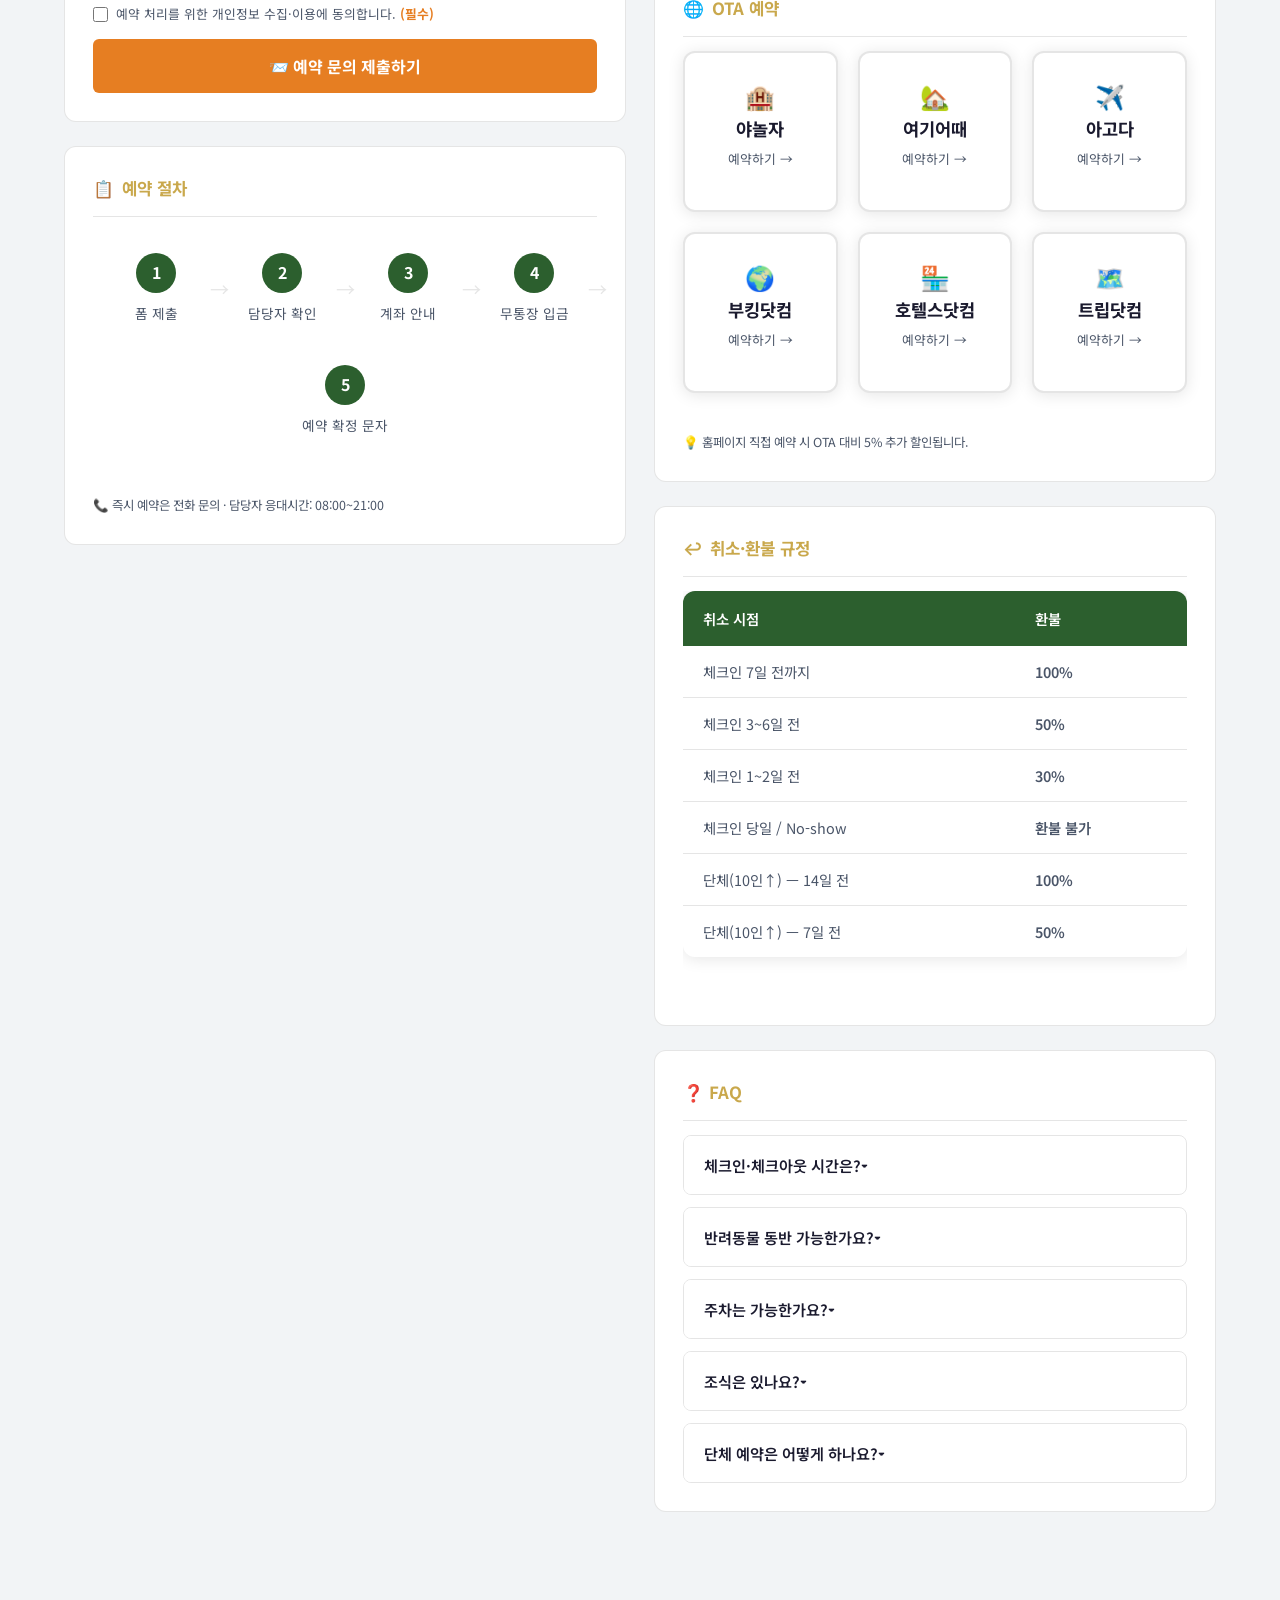
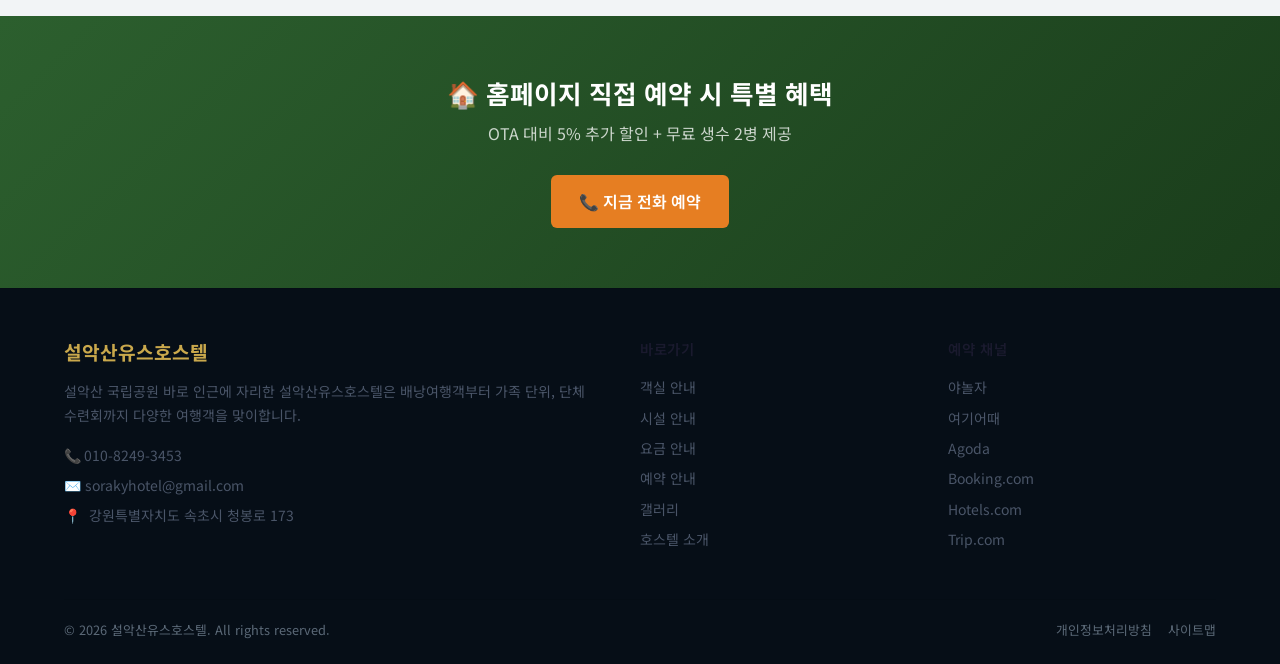
<file: reservation.html>
<!DOCTYPE html>
<html lang="ko">
<head>
  <meta charset="UTF-8">
  <meta name="viewport" content="width=device-width, initial-scale=1.0">
  <title>예약 안내 — 설악산유스호스텔</title>
  <meta name="description" content="설악산유스호스텔 예약 안내. 전화·이메일·무통장 입금으로 간편 예약. 직접 예약 시 OTA 대비 5% 추가 할인.">
  <meta name="keywords" content="설악산 숙박 예약, 속초 유스호스텔 예약, 설악산유스호스텔 예약">
  <meta name="theme-color" content="#2C5F2E">
  <link rel="manifest" href="manifest.json">
  <link rel="preconnect" href="https://fonts.googleapis.com">
  <link rel="preconnect" href="https://fonts.gstatic.com" crossorigin>
  <link href="https://fonts.googleapis.com/css2?family=Noto+Sans+KR:wght@400;600;700&family=Inter:wght@400;600;700&display=swap" rel="stylesheet">
  <link rel="stylesheet" href="css/style.css">
  <style>
    /* ── 예약 페이지 전용 스타일 ── */

    /* 직접예약 혜택 배너 */
    .direct-banner {
      background: var(--color-primary);
      border-radius: 12px;
      padding: 20px 28px;
      display: flex;
      align-items: center;
      justify-content: space-between;
      gap: 20px;
      margin-bottom: 32px;
      flex-wrap: wrap;
    }
    .direct-banner__text { font-size: 0.9rem; line-height: 1.5; color: var(--color-text); }
    .direct-banner__text strong { font-size: 1rem; display: block; margin-bottom: 4px; color: #fff; }
    .direct-banner__badge {
      background: var(--color-accent);
      padding: 5px 14px;
      border-radius: 20px;
      font-size: 0.8rem;
      font-weight: 700;
      color: #fff;
      white-space: nowrap;
      flex-shrink: 0;
    }

    /* 예약 폼 카드 */
    .reservation-card {
      background: var(--color-bg-card);
      border: 1px solid var(--color-border);
      border-radius: 12px;
      padding: 28px;
      margin-bottom: 24px;
    }
    .reservation-card__title {
      font-size: 1.05rem;
      font-weight: 700;
      color: var(--color-gold);
      margin-bottom: 6px;
      display: flex;
      align-items: center;
      gap: 8px;
      padding-bottom: 14px;
      border-bottom: 1px solid var(--color-border);
    }
    .reservation-card__desc {
      font-size: 0.82rem;
      color: var(--color-text-sub);
      margin: 12px 0 20px;
      line-height: 1.5;
    }

    /* 폼 요소 */
    .form-row { display: grid; grid-template-columns: 1fr 1fr; gap: 12px; }
    @media(max-width: 480px) { .form-row { grid-template-columns: 1fr; } }
    .form-group { margin-bottom: 16px; }
    .form-label {
      display: block;
      font-size: 0.82rem;
      font-weight: 600;
      color: var(--color-text-sub);
      margin-bottom: 6px;
      letter-spacing: 0.02em;
    }
    .form-label .req { color: var(--color-accent); margin-left: 2px; }
    .form-control {
      width: 100%;
      padding: 10px 14px;
      background: rgba(255,255,255,0.06);
      border: 1px solid var(--color-border);
      border-radius: 6px;
      font-size: 0.9rem;
      font-family: inherit;
      color: var(--color-text);
      outline: none;
      transition: border-color 0.2s, background 0.2s;
    }
    .form-control:focus {
      border-color: var(--color-primary);
      background: rgba(44,95,46,0.12);
    }
    .form-control option { background: #1a2b3c; color: #fff; }
    textarea.form-control { min-height: 80px; resize: vertical; }

    /* 예상 금액 미리보기 */
    .amount-preview {
      display: none;
      background: rgba(44,95,46,0.2);
      border: 1px solid var(--color-primary);
      border-radius: 6px;
      padding: 12px 16px;
      margin-bottom: 16px;
      font-size: 0.85rem;
      color: var(--color-text-sub);
    }
    .amount-preview strong { color: var(--color-gold); font-size: 1rem; }

    /* 개인정보 동의 */
    .privacy-row {
      display: flex;
      align-items: flex-start;
      gap: 8px;
      margin-bottom: 16px;
    }
    .privacy-row input[type="checkbox"] {
      margin-top: 3px;
      accent-color: var(--color-primary);
      width: 15px;
      height: 15px;
      flex-shrink: 0;
    }
    .privacy-row label {
      font-size: 0.8rem;
      color: var(--color-text-sub);
      cursor: pointer;
      line-height: 1.5;
    }

    /* 제출 버튼 */
    .btn--submit {
      width: 100%;
      background: var(--color-accent);
      color: #fff;
      border: none;
      padding: 15px;
      border-radius: 6px;
      font-size: 1rem;
      font-weight: 700;
      font-family: inherit;
      cursor: pointer;
      transition: background 0.2s, transform 0.1s;
    }
    .btn--submit:hover { background: #ca6d17; }
    .btn--submit:active { transform: scale(0.99); }

    /* 성공 패널 */
    #success-panel {
      display: none;
      background: var(--color-bg-card);
      border: 2px solid var(--color-primary);
      border-radius: 12px;
      padding: 32px 28px;
      text-align: center;
      margin-bottom: 24px;
    }
    .success-icon { font-size: 3rem; margin-bottom: 12px; }
    .success-title {
      font-size: 1.2rem;
      font-weight: 700;
      color: var(--color-gold);
      margin-bottom: 8px;
    }
    .success-sub {
      font-size: 0.88rem;
      color: var(--color-text-sub);
      margin-bottom: 24px;
    }

    /* 무통장 입금 안내 박스 */
    .bank-box {
      background: rgba(0,0,0,0.25);
      border: 1px solid var(--color-border);
      border-radius: 8px;
      padding: 20px 22px;
      margin: 0 0 14px;
      text-align: left;
    }
    .bank-box__title {
      font-size: 0.78rem;
      font-weight: 700;
      color: var(--color-text-sub);
      letter-spacing: 0.06em;
      text-transform: uppercase;
      margin-bottom: 14px;
    }
    .bank-row {
      display: flex;
      justify-content: space-between;
      align-items: center;
      padding: 8px 0;
      border-bottom: 1px solid var(--color-border);
      font-size: 0.88rem;
    }
    .bank-row:last-child { border-bottom: none; }
    .bank-row .lbl { color: var(--color-text-sub); }
    .bank-row .val { font-weight: 600; color: var(--color-text); }
    .bank-row .val--account {
      font-family: 'Inter', monospace;
      color: var(--color-gold);
      letter-spacing: 0.04em;
    }
    .bank-row .val--amount { color: var(--color-accent); font-size: 1rem; }
    .bank-row .val--danger { color: #e74c3c; }
    .copy-btn {
      background: rgba(44,95,46,0.3);
      border: 1px solid var(--color-primary);
      color: var(--color-gold);
      font-size: 0.72rem;
      font-weight: 600;
      padding: 3px 9px;
      border-radius: 4px;
      cursor: pointer;
      font-family: inherit;
      margin-left: 8px;
      transition: background 0.2s;
    }
    .copy-btn:hover { background: rgba(44,95,46,0.5); }
    .bank-warning {
      background: rgba(230,126,34,0.12);
      border-left: 3px solid var(--color-accent);
      padding: 10px 14px;
      font-size: 0.8rem;
      color: var(--color-text-sub);
      border-radius: 0 4px 4px 0;
      line-height: 1.55;
    }

    /* 연락 버튼 */
    .contact-btns { display: grid; grid-template-columns: 1fr 1fr; gap: 10px; margin-bottom: 14px; }
    .btn--call {
      background: var(--color-accent);
      color: #fff;
      text-decoration: none;
      display: flex;
      align-items: center;
      justify-content: center;
      gap: 7px;
      padding: 14px 10px;
      border-radius: 6px;
      font-size: 0.92rem;
      font-weight: 700;
      transition: background 0.2s;
      text-align: center;
    }
    .btn--call:hover { background: #ca6d17; }
    .btn--mail {
      background: var(--color-secondary);
      color: #fff;
      text-decoration: none;
      display: flex;
      align-items: center;
      justify-content: center;
      gap: 7px;
      padding: 14px 10px;
      border-radius: 6px;
      font-size: 0.92rem;
      font-weight: 700;
      transition: background 0.2s;
    }
    .btn--mail:hover { background: #1a6fa0; }
    .btn--sub-label {
      display: block;
      font-size: 0.7rem;
      font-weight: 400;
      opacity: 0.85;
      margin-bottom: 1px;
    }
    .contact-note {
      background: var(--color-primary-light);
      border-radius: 6px;
      padding: 10px 14px;
      font-size: 0.82rem;
      color: var(--color-text-sub);
    }

    /* 체크인/아웃 카드 */
    .checkin-grid { display: grid; grid-template-columns: 1fr 1fr; gap: 10px; margin-bottom: 14px; }
    .checkin-card {
      background: rgba(0,0,0,0.2);
      border: 1px solid var(--color-border);
      border-radius: 8px;
      padding: 16px 10px;
      text-align: center;
    }
    .checkin-card__icon { font-size: 1.4rem; margin-bottom: 6px; }
    .checkin-card__label { font-size: 0.75rem; color: var(--color-text-sub); margin-bottom: 4px; }
    .checkin-card__time { font-size: 1.2rem; font-weight: 700; color: var(--color-gold); }

    /* ── 아코디언 달력 ── */
    .avail-accordion {
      border-top: 1px solid var(--color-border);
    }
    .avail-acc-item {
      border-bottom: 1px solid var(--color-border);
    }
    .avail-acc-btn {
      width: 100%;
      background: none;
      border: none;
      padding: 16px 20px;
      display: flex;
      align-items: center;
      gap: 12px;
      cursor: pointer;
      color: var(--color-text);
      font-family: inherit;
      font-size: 0.95rem;
      font-weight: 600;
      text-align: left;
      transition: background 0.2s;
    }
    .avail-acc-btn:hover { background: rgba(255,255,255,0.04); }
    .avail-acc-btn.open  { background: rgba(44,95,46,0.1); color: var(--color-gold); }
    .avail-acc-icon { font-size: 1.2rem; }
    .avail-acc-label { flex: 1; }
    .avail-acc-arrow {
      font-size: 0.75rem;
      color: var(--color-text-sub);
      transition: transform 0.3s;
    }
    .avail-acc-btn.open .avail-acc-arrow { transform: rotate(180deg); }
    .avail-acc-body {
      display: none;
      overflow: hidden;
    }
    .avail-acc-body.open { display: block; }

    /* ── 노션 예약 현황 달력 ── */
    .notion-avail-card {
      background: var(--color-bg-card);
      border: 1px solid var(--color-border);
      border-radius: 12px;
      overflow: hidden;
      margin-bottom: 28px;
    }
    .notion-avail-head {
      display: flex;
      align-items: center;
      justify-content: space-between;
      padding: 16px 20px;
      border-bottom: 1px solid var(--color-border);
      flex-wrap: wrap;
      gap: 8px;
    }
    .notion-avail-title {
      font-size: 1rem;
      font-weight: 700;
      color: var(--color-gold);
      display: flex;
      align-items: center;
      gap: 8px;
    }
    .notion-avail-desc {
      font-size: 0.75rem;
      color: var(--color-text-sub);
    }
    .notion-avail-frame {
      width: 100%;
      height: 580px;
      border: none;
      display: block;
      background: #fff;
      /* 노션 상단 툴바 영역 가리기 */
      margin-top: -50px;
      clip-path: inset(50px 0 0 0);
    }
    .notion-avail-footer {
      padding: 10px 20px;
      border-top: 1px solid var(--color-border);
      font-size: 0.75rem;
      color: var(--color-text-sub);
      display: flex;
      align-items: center;
      gap: 6px;
    }

    /* 리셋 버튼 */
    .btn--reset {
      margin-top: 16px;
      padding: 10px 24px;
      background: var(--color-primary);
      color: #fff;
      border: none;
      border-radius: 6px;
      font-size: 0.9rem;
      font-weight: 600;
      cursor: pointer;
      font-family: inherit;
      transition: background 0.2s;
    }
    .btn--reset:hover { background: #3a7a3c; }
  </style>
</head>
<body>
  <div id="navbar-placeholder"></div>

  <!-- 페이지 헤더 -->
  <section class="page-hero">
    <div class="container">
      <nav class="page-hero__breadcrumb">
        <a href="index.html" data-ko="홈" data-en="Home">홈</a>
        <span> › </span>
        <span data-ko="예약 안내" data-en="Reservation">예약 안내</span>
      </nav>
      <h1 class="page-hero__title" data-ko="📅 예약 안내" data-en="📅 Reservations">📅 예약 안내</h1>
      <p class="page-hero__subtitle"
        data-ko="전화·이메일·무통장 입금으로 간편하게 예약하세요"
        data-en="Easy booking by phone, email, or bank transfer">
        전화·이메일·무통장 입금으로 간편하게 예약하세요
      </p>
    </div>
  </section>

  <!-- 메인 콘텐츠 -->
  <section class="section">
    <div class="container">

      <!-- 📅 예약 가능 현황 (객실별 아코디언 달력) -->
      <div class="notion-avail-card">
        <div class="notion-avail-head">
          <div class="notion-avail-title">📅 예약 가능 현황</div>
          <div class="notion-avail-desc" data-ko="객실을 선택해 날짜를 확인하세요" data-en="Select a room type to check availability">객실을 선택해 날짜를 확인하세요</div>
        </div>

        <!-- 아코디언 아이템들 -->
        <div class="avail-accordion">

          <!-- 1. 온돌룸 -->
          <div class="avail-acc-item">
            <button class="avail-acc-btn" onclick="toggleAcc(this)">
              <span class="avail-acc-icon">🛏</span>
              <span class="avail-acc-label" data-ko="스탠다드 온돌룸 (한실)" data-en="Standard Ondol Room">스탠다드 온돌룸 (한실)</span>
              <span class="avail-acc-arrow">▼</span>
            </button>
            <div class="avail-acc-body">
              <iframe class="notion-avail-frame"
                src="https://glory-goldenrod-9ce.notion.site/ebd/d8f2b824d3ad8230a07601bbe05d2bd6"
                allowfullscreen loading="lazy"></iframe>
            </div>
          </div>

          <!-- 2. 침대룸 -->
          <div class="avail-acc-item">
            <button class="avail-acc-btn" onclick="toggleAcc(this)">
              <span class="avail-acc-icon">🛌</span>
              <span class="avail-acc-label" data-ko="스탠다드 침대룸" data-en="Standard Bed Room">스탠다드 침대룸</span>
              <span class="avail-acc-arrow">▼</span>
            </button>
            <div class="avail-acc-body">
              <iframe class="notion-avail-frame"
                src="https://glory-goldenrod-9ce.notion.site/ebd/1352b824d3ad83c6b3a10141da0c6750"
                allowfullscreen loading="lazy"></iframe>
            </div>
          </div>

          <!-- 3. 패밀리룸 -->
          <div class="avail-acc-item">
            <button class="avail-acc-btn" onclick="toggleAcc(this)">
              <span class="avail-acc-icon">👨‍👩‍👧‍👦</span>
              <span class="avail-acc-label" data-ko="패밀리 룸" data-en="Family Room">패밀리 룸</span>
              <span class="avail-acc-arrow">▼</span>
            </button>
            <div class="avail-acc-body">
              <iframe class="notion-avail-frame"
                src="https://glory-goldenrod-9ce.notion.site/ebd/2d82b824d3ad8393946f017271b6ec58"
                allowfullscreen loading="lazy"></iframe>
            </div>
          </div>

          <!-- 4. 트리플룸 -->
          <div class="avail-acc-item">
            <button class="avail-acc-btn" onclick="toggleAcc(this)">
              <span class="avail-acc-icon">👥</span>
              <span class="avail-acc-label" data-ko="트리플 룸" data-en="Triple Room">트리플 룸</span>
              <span class="avail-acc-arrow">▼</span>
            </button>
            <div class="avail-acc-body">
              <iframe class="notion-avail-frame"
                src="https://glory-goldenrod-9ce.notion.site/ebd/5132b824d3ad82519761015d1509929f"
                allowfullscreen loading="lazy"></iframe>
            </div>
          </div>

          <!-- 5. 도미토리 -->
          <div class="avail-acc-item">
            <button class="avail-acc-btn" onclick="toggleAcc(this)">
              <span class="avail-acc-icon">🎒</span>
              <span class="avail-acc-label" data-ko="도미토리" data-en="Dormitory">도미토리</span>
              <span class="avail-acc-arrow">▼</span>
            </button>
            <div class="avail-acc-body">
              <iframe class="notion-avail-frame"
                src="https://glory-goldenrod-9ce.notion.site/ebd/4fa2b824d3ad83e4a4a701cff5f951e1"
                allowfullscreen loading="lazy"></iframe>
            </div>
          </div>

          <!-- 6. 단체객실 -->
          <div class="avail-acc-item">
            <button class="avail-acc-btn" onclick="toggleAcc(this)">
              <span class="avail-acc-icon">🏢</span>
              <span class="avail-acc-label" data-ko="단체 객실" data-en="Group Room">단체 객실</span>
              <span class="avail-acc-arrow">▼</span>
            </button>
            <div class="avail-acc-body">
              <iframe class="notion-avail-frame"
                src="https://glory-goldenrod-9ce.notion.site/ebd/fd52b824d3ad833e91e0816680d5e049"
                allowfullscreen loading="lazy"></iframe>
            </div>
          </div>

        </div><!-- /avail-accordion -->

        <div class="notion-avail-footer">
          📌 위 현황은 참고용입니다. 실제 예약 확정은 전화(<strong>010-8249-3453</strong>) 또는 OTA를 통해 진행됩니다.
        </div>
      </div>

      <!-- 직접 예약 혜택 배너 -->
      <div class="direct-banner">
        <div class="direct-banner__text">
          <strong data-ko="🏠 홈페이지 직접 예약 혜택" data-en="🏠 Direct Booking Benefits">🏠 홈페이지 직접 예약 혜택</strong>
          <span data-ko="OTA(야놀자·아고다 등) 대비 5% 추가 할인 + 무료 생수 2병 제공"
            data-en="5% discount vs OTA + 2 complimentary bottled water">
            OTA(야놀자·아고다 등) 대비 5% 추가 할인 + 무료 생수 2병 제공
          </span>
        </div>
      </div>

      <div class="grid-2">

        <!-- ── 왼쪽: 폼 영역 ── -->
        <div>

          <!-- 성공 패널 (폼 제출 후 표시) -->
          <div id="success-panel">
            <div class="success-icon">✅</div>
            <div class="success-title" data-ko="예약 문의가 접수되었습니다!" data-en="Inquiry Received!">
              예약 문의가 접수되었습니다!
            </div>
            <div class="success-sub"
              data-ko="담당자가 확인 후 연락드리겠습니다 (영업일 기준 1~2시간 이내)"
              data-en="We will contact you within 1–2 business hours">
              담당자가 확인 후 연락드리겠습니다 (영업일 기준 1~2시간 이내)
            </div>

            <!-- 무통장 입금 안내 -->
            <div class="bank-box">
              <div class="bank-box__title">💳 무통장 입금 계좌 안내</div>
              <div class="bank-row">
                <span class="lbl" data-ko="은행" data-en="Bank">은행</span>
                <span class="val">농협은행</span>
              </div>
              <div class="bank-row">
                <span class="lbl" data-ko="계좌번호" data-en="Account No.">계좌번호</span>
                <span style="display:flex;align-items:center;">
                  <span class="val val--account" id="account-num">351-XXXX-XXXX-13</span>
                  <button class="copy-btn" onclick="copyAccount()" data-ko="복사" data-en="Copy">복사</button>
                </span>
              </div>
              <div class="bank-row">
                <span class="lbl" data-ko="예금주" data-en="Account Holder">예금주</span>
                <span class="val">설악산유스호스텔</span>
              </div>
              <div class="bank-row">
                <span class="lbl" data-ko="입금액" data-en="Amount">입금액</span>
                <span class="val val--amount" id="amount-display">—</span>
              </div>
              <div class="bank-row">
                <span class="lbl" data-ko="입금자명" data-en="Depositor">입금자명</span>
                <span class="val" id="depositor-display" data-ko="예약자 성함과 동일" data-en="Same as booker name">예약자 성함과 동일</span>
              </div>
              <div class="bank-row">
                <span class="lbl" data-ko="입금 기한" data-en="Deadline">입금 기한</span>
                <span class="val val--danger" id="deadline-display">—</span>
              </div>
            </div>

            <div class="bank-warning">
              ⚠️ <strong data-ko="입금 확인 후 예약이 확정됩니다." data-en="Booking is confirmed after payment verification.">입금 확인 후 예약이 확정됩니다.</strong><br>
              <span data-ko="입금 완료 후 예약 확정 문자를 발송해 드립니다. 기한 내 미입금 시 예약이 자동 취소될 수 있습니다."
                data-en="A confirmation text will be sent after payment. Booking may be cancelled if payment is not received by the deadline.">
                입금 완료 후 예약 확정 문자를 발송해 드립니다. 기한 내 미입금 시 예약이 자동 취소될 수 있습니다.
              </span>
            </div>

            <!-- 외국인 OTA 안내 (영어 전환 시에만 표시) -->
            <div id="foreign-notice-success" style="display:none; background:rgba(245,166,35,0.08); border:1px solid rgba(245,166,35,0.35); border-radius:10px; padding:14px 16px; margin-bottom:14px; font-size:0.88rem; line-height:1.7; color:var(--color-text);">
              💳 <strong>Unable to transfer from overseas?</strong><br>
              You may cancel this inquiry and book instead via an OTA that accepts international cards:
              <div style="display:flex; gap:10px; flex-wrap:wrap; margin-top:10px;">
                <a href="https://www.agoda.com" target="_blank" rel="noopener" style="background:var(--color-bg-card); border:1px solid var(--color-border); border-radius:8px; padding:7px 14px; color:var(--color-text); text-decoration:none; font-weight:600; font-size:0.85rem;">✈️ Agoda</a>
                <a href="https://www.booking.com" target="_blank" rel="noopener" style="background:var(--color-bg-card); border:1px solid var(--color-border); border-radius:8px; padding:7px 14px; color:var(--color-text); text-decoration:none; font-weight:600; font-size:0.85rem;">🌍 Booking.com</a>
                <a href="https://www.trip.com" target="_blank" rel="noopener" style="background:var(--color-bg-card); border:1px solid var(--color-border); border-radius:8px; padding:7px 14px; color:var(--color-text); text-decoration:none; font-weight:600; font-size:0.85rem;">🗺️ Trip.com</a>
              </div>
            </div>

            <button class="btn--reset" onclick="resetForm()"
              data-ko="↩ 새 예약 문의하기" data-en="↩ New Inquiry">↩ 새 예약 문의하기</button>
          </div>

          <!-- 예약 문의 폼 -->
          <div class="reservation-card" id="form-card">
            <div class="reservation-card__title">
              ✏️ <span data-ko="예약 문의 폼" data-en="Reservation Inquiry Form">예약 문의 폼</span>
            </div>
            <p class="reservation-card__desc"
              data-ko="폼 제출 → 담당자 확인 → 계좌 안내 → 입금 확인 → 예약 확정"
              data-en="Submit form → Staff review → Account info → Payment → Confirmation">
              폼 제출 → 담당자 확인 → 계좌 안내 → 입금 확인 → 예약 확정
            </p>

            <!-- 외국인 OTA 안내 (영어 전환 시에만 표시) -->
            <div id="foreign-notice" style="display:none; background:rgba(245,166,35,0.08); border:1px solid rgba(245,166,35,0.35); border-radius:10px; padding:14px 16px; margin-bottom:18px; font-size:0.88rem; line-height:1.7; color:var(--color-text);">
              💳 <strong>International guests:</strong> This form uses Korean bank transfer (무통장 입금) as the only payment method, which may not be available from overseas.<br>
              We recommend booking via OTA platforms that accept international cards:
              <div style="display:flex; gap:10px; flex-wrap:wrap; margin-top:10px;">
                <a href="https://www.agoda.com" target="_blank" rel="noopener" style="background:var(--color-bg-card); border:1px solid var(--color-border); border-radius:8px; padding:7px 14px; color:var(--color-text); text-decoration:none; font-weight:600; font-size:0.85rem;">✈️ Agoda</a>
                <a href="https://www.booking.com" target="_blank" rel="noopener" style="background:var(--color-bg-card); border:1px solid var(--color-border); border-radius:8px; padding:7px 14px; color:var(--color-text); text-decoration:none; font-weight:600; font-size:0.85rem;">🌍 Booking.com</a>
                <a href="https://www.trip.com" target="_blank" rel="noopener" style="background:var(--color-bg-card); border:1px solid var(--color-border); border-radius:8px; padding:7px 14px; color:var(--color-text); text-decoration:none; font-weight:600; font-size:0.85rem;">🗺️ Trip.com</a>
              </div>
            </div>

            <!-- 날짜 -->
            <div class="form-row">
              <div class="form-group">
                <label class="form-label" for="checkin">
                  <span data-ko="체크인" data-en="Check-in">체크인</span><span class="req">*</span>
                </label>
                <input type="date" id="checkin" class="form-control"
                  data-placeholder-ko="체크인 날짜" data-placeholder-en="Check-in date" required>
              </div>
              <div class="form-group">
                <label class="form-label" for="checkout">
                  <span data-ko="체크아웃" data-en="Check-out">체크아웃</span><span class="req">*</span>
                </label>
                <input type="date" id="checkout" class="form-control"
                  data-placeholder-ko="체크아웃 날짜" data-placeholder-en="Check-out date" required>
              </div>
            </div>

            <!-- 객실 / 인원 -->
            <div class="form-row">
              <div class="form-group">
                <label class="form-label" for="room-type">
                  <span data-ko="객실 타입" data-en="Room Type">객실 타입</span><span class="req">*</span>
                </label>
                <select id="room-type" class="form-control" required onchange="calcAmount()">
                  <option value="" data-ko="선택하세요" data-en="Please select">선택하세요</option>
                  <option value="스탠다드 온돌룸|50000" data-ko="스탠다드 온돌룸 (50,000원~)" data-en="Standard Ondol (₩50,000~)">스탠다드 온돌룸 (50,000원~)</option>
                  <option value="스탠다드 침대룸|55000" data-ko="스탠다드 침대룸 (55,000원~)" data-en="Standard Bed Room (₩55,000~)">스탠다드 침대룸 (55,000원~)</option>
                  <option value="VIP 온돌+거실|90000" data-ko="VIP 온돌+거실 (90,000원~)" data-en="VIP Ondol Suite (₩90,000~)">VIP 온돌+거실 (90,000원~)</option>
                  <option value="패밀리 룸|90000" data-ko="패밀리 룸 (90,000원~)" data-en="Family Room (₩90,000~)">패밀리 룸 (90,000원~)</option>
                  <option value="트리플 룸|70000" data-ko="트리플 룸 (70,000원~)" data-en="Triple Room (₩70,000~)">트리플 룸 (70,000원~)</option>
                  <option value="도미토리|20000" data-ko="도미토리 (20,000원~/1인)" data-en="Dormitory (₩20,000~/person)">도미토리 (20,000원~/1인)</option>
                  <option value="단체 객실|0" data-ko="단체 객실 (별도 협의)" data-en="Group Room (Quote required)">단체 객실 (별도 협의)</option>
                </select>
              </div>
              <div class="form-group">
                <label class="form-label" for="guests">
                  <span data-ko="인원 수" data-en="Guests">인원 수</span><span class="req">*</span>
                </label>
                <select id="guests" class="form-control" required>
                  <option value="1">1명</option>
                  <option value="2" selected>2명</option>
                  <option value="3">3명</option>
                  <option value="4">4명</option>
                  <option value="5">5명</option>
                  <option value="6+">6명 이상</option>
                </select>
              </div>
            </div>

            <!-- 예상 금액 미리보기 -->
            <div class="amount-preview" id="amount-preview">
              <span data-ko="예상 입금 금액 : " data-en="Estimated Amount : ">예상 입금 금액 : </span>
              <strong id="calc-amount"></strong>
              <span style="display:block;margin-top:3px;font-size:0.78rem;"
                data-ko="※ 성수기·주말 요금 상이. 최종 금액은 담당자 확인 후 안내됩니다."
                data-en="※ Rates vary for peak season/weekends. Final amount confirmed by staff.">
                ※ 성수기·주말 요금 상이. 최종 금액은 담당자 확인 후 안내됩니다.
              </span>
            </div>

            <!-- 이름 / 연락처 -->
            <div class="form-row">
              <div class="form-group">
                <label class="form-label" for="name">
                  <span data-ko="예약자 성함" data-en="Full Name">예약자 성함</span><span class="req">*</span>
                </label>
                <input type="text" id="name" class="form-control"
                  data-placeholder-ko="홍길동" data-placeholder-en="Your name" required>
              </div>
              <div class="form-group">
                <label class="form-label" for="phone">
                  <span data-ko="연락처" data-en="Phone">연락처</span><span class="req">*</span>
                </label>
                <input type="tel" id="phone" class="form-control"
                  data-placeholder-ko="010-0000-0000" data-placeholder-en="Phone number" required>
              </div>
            </div>

            <!-- 이메일 -->
            <div class="form-group">
              <label class="form-label" for="email">
                <span data-ko="이메일" data-en="Email">이메일</span><span class="req">*</span>
                <span style="font-weight:400;font-size:0.78rem;margin-left:4px;"
                  data-ko="(예약 확인 발송용)" data-en="(for booking confirmation)">(예약 확인 발송용)</span>
              </label>
              <input type="email" id="email" class="form-control"
                data-placeholder-ko="example@email.com" data-placeholder-en="example@email.com" required>
            </div>

            <!-- 특별 요청 -->
            <div class="form-group">
              <label class="form-label" for="requests">
                <span data-ko="특별 요청사항" data-en="Special Requests">특별 요청사항</span>
                <span style="font-weight:400;font-size:0.78rem;margin-left:4px;"
                  data-ko="(선택)" data-en="(Optional)">(선택)</span>
              </label>
              <textarea id="requests" class="form-control"
                data-placeholder-ko="반려동물 동반, 얼리체크인, 침대 타입 등 요청사항을 적어주세요"
                data-placeholder-en="Pet, early check-in, bed type preference, etc.">
              </textarea>
            </div>

            <!-- 개인정보 동의 -->
            <div class="privacy-row">
              <input type="checkbox" id="privacy" required>
              <label for="privacy">
                <span data-ko="예약 처리를 위한 개인정보 수집·이용에 동의합니다." data-en="I agree to the collection and use of personal information for booking purposes.">
                  예약 처리를 위한 개인정보 수집·이용에 동의합니다.
                </span>
                <strong style="color:var(--color-accent);" data-ko=" (필수)" data-en=" (Required)"> (필수)</strong>
              </label>
            </div>

            <button type="button" class="btn--submit" onclick="submitForm()"
              data-ko="📨 예약 문의 제출하기" data-en="📨 Submit Inquiry">
              📨 예약 문의 제출하기
            </button>
          </div>

          <!-- 예약 절차 -->
          <div class="reservation-card">
            <div class="reservation-card__title">
              📋 <span data-ko="예약 절차" data-en="Booking Process">예약 절차</span>
            </div>
            <div class="steps" style="margin-top:16px;">
              <div class="step"><div class="step__num">1</div><div class="step__text" data-ko="폼 제출" data-en="Submit Form">폼 제출</div></div>
              <div class="step"><div class="step__num">2</div><div class="step__text" data-ko="담당자 확인" data-en="Staff Review">담당자 확인</div></div>
              <div class="step"><div class="step__num">3</div><div class="step__text" data-ko="계좌 안내" data-en="Account Info">계좌 안내</div></div>
              <div class="step"><div class="step__num">4</div><div class="step__text" data-ko="무통장 입금" data-en="Bank Transfer">무통장 입금</div></div>
              <div class="step"><div class="step__num">5</div><div class="step__text" data-ko="예약 확정 문자" data-en="SMS Confirmation">예약 확정 문자</div></div>
            </div>
            <p style="font-size:0.78rem;color:var(--color-text-sub);margin-top:12px;"
              data-ko="📞 즉시 예약은 전화 문의 · 담당자 응대시간: 08:00~21:00"
              data-en="📞 For immediate booking, please call · Hours: 08:00–21:00">
              📞 즉시 예약은 전화 문의 · 담당자 응대시간: 08:00~21:00
            </p>
          </div>
        </div>

        <!-- ── 오른쪽: 정보 영역 ── -->
        <div>

          <!-- 빠른 예약 -->
          <div class="reservation-card">
            <div class="reservation-card__title">
              📞 <span data-ko="빠른 예약" data-en="Quick Booking">빠른 예약</span>
            </div>
            <div class="contact-btns" style="margin-top:14px;">
              <a href="tel:+821082493453" class="btn--call">
                <span>📞</span>
                <span>
                  <span class="btn--sub-label" data-ko="전화 예약" data-en="Call">전화 예약</span>
                  010-8249-3453
                </span>
              </a>
              <a href="mailto:sorakyhotel@gmail.com" class="btn--mail">
                <span>✉️</span>
                <span>
                  <span class="btn--sub-label" data-ko="이메일 문의" data-en="Email">이메일 문의</span>
                  sorakyhotel
                </span>
              </a>
            </div>
            <div class="contact-note"
              data-ko="⏰ 프런트 데스크 24시간 운영 · 전화 응대 08:00~21:00"
              data-en="⏰ Front desk 24hrs · Phone 08:00–21:00">
              ⏰ 프런트 데스크 24시간 운영 · 전화 응대 08:00~21:00
            </div>
          </div>

          <!-- 체크인/아웃 -->
          <div class="reservation-card">
            <div class="reservation-card__title">
              🕐 <span data-ko="체크인 / 체크아웃" data-en="Check-in / Check-out">체크인 / 체크아웃</span>
            </div>
            <div class="checkin-grid" style="margin-top:14px;">
              <div class="checkin-card">
                <div class="checkin-card__icon">🛎️</div>
                <div class="checkin-card__label" data-ko="체크인" data-en="Check-in">체크인</div>
                <div class="checkin-card__time">15:00 ~</div>
              </div>
              <div class="checkin-card">
                <div class="checkin-card__icon">🧳</div>
                <div class="checkin-card__label" data-ko="체크아웃" data-en="Check-out">체크아웃</div>
                <div class="checkin-card__time">~ 11:00</div>
              </div>
            </div>
            <p style="font-size:0.8rem;color:var(--color-text-sub);margin-top:10px;line-height:1.5;"
              data-ko="얼리 체크인·레이트 체크아웃은 사전 전화 요청 시 가능합니다 (당일 상황에 따라 상이)."
              data-en="Early check-in or late check-out available on request (subject to availability).">
              얼리 체크인·레이트 체크아웃은 사전 전화 요청 시 가능합니다 (당일 상황에 따라 상이).
            </p>
          </div>

          <!-- OTA 예약 -->
          <div class="reservation-card">
            <div class="reservation-card__title">
              🌐 <span data-ko="OTA 예약" data-en="Book via OTA">OTA 예약</span>
            </div>
            <div class="ota-grid" style="margin-top:14px;">
              <a href="https://www.yanolja.com" target="_blank" rel="noopener" class="ota-card">
                <div style="font-size:1.5rem;">🏨</div>
                <div class="ota-card__name">야놀자</div>
                <div class="ota-card__desc">예약하기 →</div>
              </a>
              <a href="https://www.yeogi.com" target="_blank" rel="noopener" class="ota-card">
                <div style="font-size:1.5rem;">🏡</div>
                <div class="ota-card__name">여기어때</div>
                <div class="ota-card__desc">예약하기 →</div>
              </a>
              <a href="https://www.agoda.com" target="_blank" rel="noopener" class="ota-card">
                <div style="font-size:1.5rem;">✈️</div>
                <div class="ota-card__name">아고다</div>
                <div class="ota-card__desc">예약하기 →</div>
              </a>
              <a href="https://www.booking.com" target="_blank" rel="noopener" class="ota-card">
                <div style="font-size:1.5rem;">🌍</div>
                <div class="ota-card__name">부킹닷컴</div>
                <div class="ota-card__desc">예약하기 →</div>
              </a>
              <a href="https://www.hotels.com" target="_blank" rel="noopener" class="ota-card">
                <div style="font-size:1.5rem;">🏪</div>
                <div class="ota-card__name">호텔스닷컴</div>
                <div class="ota-card__desc">예약하기 →</div>
              </a>
              <a href="https://www.trip.com" target="_blank" rel="noopener" class="ota-card">
                <div style="font-size:1.5rem;">🗺️</div>
                <div class="ota-card__name">트립닷컴</div>
                <div class="ota-card__desc">예약하기 →</div>
              </a>
            </div>
            <p style="font-size:0.78rem;color:var(--color-text-sub);margin-top:10px;"
              data-ko="💡 홈페이지 직접 예약 시 OTA 대비 5% 추가 할인됩니다."
              data-en="💡 Save 5% by booking directly on our website vs OTA.">
              💡 홈페이지 직접 예약 시 OTA 대비 5% 추가 할인됩니다.
            </p>
          </div>

          <!-- 취소·환불 규정 -->
          <div class="reservation-card">
            <div class="reservation-card__title">
              ↩️ <span data-ko="취소·환불 규정" data-en="Cancellation Policy">취소·환불 규정</span>
            </div>
            <div style="overflow-x:auto;margin-top:14px;">
              <table class="pricing-table">
                <thead>
                  <tr>
                    <th data-ko="취소 시점" data-en="Cancellation">취소 시점</th>
                    <th data-ko="환불" data-en="Refund">환불</th>
                  </tr>
                </thead>
                <tbody>
                  <tr>
                    <td data-ko="체크인 7일 전까지" data-en="7+ days before">체크인 7일 전까지</td>
                    <td class="refund-full">100%</td>
                  </tr>
                  <tr>
                    <td data-ko="체크인 3~6일 전" data-en="3–6 days before">체크인 3~6일 전</td>
                    <td class="refund-partial">50%</td>
                  </tr>
                  <tr>
                    <td data-ko="체크인 1~2일 전" data-en="1–2 days before">체크인 1~2일 전</td>
                    <td class="refund-partial">30%</td>
                  </tr>
                  <tr>
                    <td data-ko="체크인 당일 / No-show" data-en="Same day / No-show">체크인 당일 / No-show</td>
                    <td class="refund-none" data-ko="환불 불가" data-en="No refund">환불 불가</td>
                  </tr>
                  <tr>
                    <td data-ko="단체(10인↑) — 14일 전" data-en="Group 10+ — 14 days">단체(10인↑) — 14일 전</td>
                    <td class="refund-full">100%</td>
                  </tr>
                  <tr>
                    <td data-ko="단체(10인↑) — 7일 전" data-en="Group 10+ — 7 days">단체(10인↑) — 7일 전</td>
                    <td class="refund-partial">50%</td>
                  </tr>
                </tbody>
              </table>
            </div>
          </div>

          <!-- FAQ -->
          <div class="reservation-card">
            <div class="reservation-card__title">
              ❓ FAQ
            </div>
            <div class="faq-list" style="margin-top:14px;">
              <div class="faq-item">
                <button class="faq-question" type="button">
                  <span data-ko="체크인·체크아웃 시간은?" data-en="What are the check-in/out times?">체크인·체크아웃 시간은?</span>
                  <span class="faq-arrow">▾</span>
                </button>
                <div class="faq-answer"
                  data-ko="체크인 15:00 이후 / 체크아웃 11:00까지입니다. 얼리 체크인·레이트 체크아웃은 사전 전화 문의 후 가능합니다."
                  data-en="Check-in after 15:00 / Check-out by 11:00. Early check-in or late check-out available upon advance phone request.">
                  체크인 15:00 이후 / 체크아웃 11:00까지입니다. 얼리 체크인·레이트 체크아웃은 사전 전화 문의 후 가능합니다.
                </div>
              </div>
              <div class="faq-item">
                <button class="faq-question" type="button">
                  <span data-ko="반려동물 동반 가능한가요?" data-en="Are pets allowed?">반려동물 동반 가능한가요?</span>
                  <span class="faq-arrow">▾</span>
                </button>
                <div class="faq-answer"
                  data-ko="10kg 이하 소형견·고양이 동반 가능합니다. 반드시 사전에 전화로 문의 후 예약해 주세요. 반려동물 요금 10,000원/객실/일이 추가됩니다."
                  data-en="Pets under 10kg (small dogs/cats) are welcome. Prior phone inquiry required. A pet fee of ₩10,000/room/night applies.">
                  10kg 이하 소형견·고양이 동반 가능합니다. 반드시 사전에 전화로 문의 후 예약해 주세요. 반려동물 요금 10,000원/객실/일이 추가됩니다.
                </div>
              </div>
              <div class="faq-item">
                <button class="faq-question" type="button">
                  <span data-ko="주차는 가능한가요?" data-en="Is parking available?">주차는 가능한가요?</span>
                  <span class="faq-arrow">▾</span>
                </button>
                <div class="faq-answer"
                  data-ko="무료 셀프 주차 30대 운영합니다(선착순). 인근 공영주차장(150m)도 이용 가능합니다. 대형 버스는 별도 문의 바랍니다."
                  data-en="Free self-parking for 30 cars (first-come). A public lot is 150m away. Large buses require separate inquiry.">
                  무료 셀프 주차 30대 운영합니다(선착순). 인근 공영주차장(150m)도 이용 가능합니다. 대형 버스는 별도 문의 바랍니다.
                </div>
              </div>
              <div class="faq-item">
                <button class="faq-question" type="button">
                  <span data-ko="조식은 있나요?" data-en="Is breakfast available?">조식은 있나요?</span>
                  <span class="faq-arrow">▾</span>
                </button>
                <div class="faq-answer"
                  data-ko="레스토랑 조식 별도 유료 운영합니다 (1인 10,000원). 사전 예약 시 할인 혜택이 적용됩니다."
                  data-en="Breakfast is available at ₩10,000/person (separate charge). Discounts apply with advance booking.">
                  레스토랑 조식 별도 유료 운영합니다 (1인 10,000원). 사전 예약 시 할인 혜택이 적용됩니다.
                </div>
              </div>
              <div class="faq-item">
                <button class="faq-question" type="button">
                  <span data-ko="단체 예약은 어떻게 하나요?" data-en="How do I book for a group?">단체 예약은 어떻게 하나요?</span>
                  <span class="faq-arrow">▾</span>
                </button>
                <div class="faq-answer"
                  data-ko="10인 이상은 전화(010-8249-3453) 또는 이메일(sorakyhotel@gmail.com)로 문의 바랍니다. 최대 15% 단체 할인 가능합니다."
                  data-en="For groups of 10+, contact us by phone (010-8249-3453) or email (sorakyhotel@gmail.com). Up to 15% group discount available.">
                  10인 이상은 전화(010-8249-3453) 또는 이메일(sorakyhotel@gmail.com)로 문의 바랍니다. 최대 15% 단체 할인 가능합니다.
                </div>
              </div>
            </div>
          </div>

        </div>
      </div>
    </div>
  </section>

  <!-- CTA 배너 -->
  <section class="cta-banner">
    <div class="container">
      <h2 class="cta-banner__title"
        data-ko="🏠 홈페이지 직접 예약 시 특별 혜택"
        data-en="🏠 Special Benefits for Direct Booking">🏠 홈페이지 직접 예약 시 특별 혜택</h2>
      <p class="cta-banner__text"
        data-ko="OTA 대비 5% 추가 할인 + 무료 생수 2병 제공"
        data-en="5% discount vs OTA + 2 free water bottles">OTA 대비 5% 추가 할인 + 무료 생수 2병 제공</p>
      <a href="tel:+821082493453" class="btn btn--primary"
        data-ko="📞 지금 전화 예약" data-en="📞 Call Now">📞 지금 전화 예약</a>
    </div>
  </section>

  <div id="footer-placeholder"></div>

  <script src="js/components.js"></script>
  <script src="js/main.js"></script>
  <script>
    /* ── 예약 페이지 전용 스크립트 ── */

    // 날짜 최솟값 설정
    (function () {
      const today = new Date().toISOString().split('T')[0];
      document.getElementById('checkin').min = today;
      document.getElementById('checkout').min = today;

      document.getElementById('checkin').addEventListener('change', function () {
        const next = new Date(this.value);
        next.setDate(next.getDate() + 1);
        const nextStr = next.toISOString().split('T')[0];
        document.getElementById('checkout').min = nextStr;
        if (document.getElementById('checkout').value <= this.value) {
          document.getElementById('checkout').value = nextStr;
        }
        calcAmount();
      });
      document.getElementById('checkout').addEventListener('change', calcAmount);
    })();

    // 예상 금액 계산
    function calcAmount() {
      const roomVal = document.getElementById('room-type').value;
      const checkin  = document.getElementById('checkin').value;
      const checkout = document.getElementById('checkout').value;
      const preview  = document.getElementById('amount-preview');
      if (!roomVal || !checkin || !checkout) { preview.style.display = 'none'; return; }
      const parts     = roomVal.split('|');
      const basePrice = parseInt(parts[1]);
      if (!basePrice) { preview.style.display = 'none'; return; }
      const nights = Math.max(1, (new Date(checkout) - new Date(checkin)) / 86400000);
      document.getElementById('calc-amount').textContent =
        (basePrice * nights).toLocaleString() + '원 ~';
      preview.style.display = 'block';
    }

    // 홈 히어로 예약 바에서 전달된 날짜·인원 자동 입력
    (function() {
      const params = new URLSearchParams(window.location.search);
      const checkin  = params.get('checkin');
      const checkout = params.get('checkout');
      const guests   = params.get('guests');
      if (checkin)  { const el = document.getElementById('checkin');  if(el) el.value = checkin; }
      if (checkout) { const el = document.getElementById('checkout'); if(el) el.value = checkout; }
      if (guests)   {
        const el = document.getElementById('guests');
        if (el) {
          [...el.options].forEach(opt => { if(opt.value === guests) opt.selected = true; });
        }
      }
      // 날짜가 있으면 폼으로 스크롤
      if (checkin || checkout) {
        setTimeout(() => {
          const form = document.getElementById('form-card');
          if (form) form.scrollIntoView({ behavior: 'smooth', block: 'start' });
        }, 500);
      }
    })();

    // 아코디언 토글
    function toggleAcc(btn) {
      const body = btn.nextElementSibling;
      const isOpen = btn.classList.contains('open');
      // 모두 닫기
      document.querySelectorAll('.avail-acc-btn').forEach(b => {
        b.classList.remove('open');
        b.nextElementSibling.classList.remove('open');
      });
      // 클릭한 것만 열기 (이미 열려있으면 닫힘)
      if (!isOpen) {
        btn.classList.add('open');
        body.classList.add('open');
        // 스크롤
        setTimeout(() => btn.scrollIntoView({ behavior: 'smooth', block: 'nearest' }), 100);
      }
    }

    // 폼 제출 처리 (Web3Forms 연동)
    async function submitForm() {
      const checkin  = document.getElementById('checkin').value;
      const checkout = document.getElementById('checkout').value;
      const roomVal  = document.getElementById('room-type').value;
      const name     = document.getElementById('name').value.trim();
      const phone    = document.getElementById('phone').value.trim();
      const email    = document.getElementById('email').value.trim();
      const guests   = document.getElementById('guests').value;
      const requests = document.getElementById('requests').value.trim();
      const privacy  = document.getElementById('privacy').checked;

      if (!checkin || !checkout || !roomVal || !name || !phone || !email) {
        alert('필수 항목을 모두 입력해 주세요.'); return;
      }
      if (!privacy) { alert('개인정보 수집·이용에 동의해 주세요.'); return; }

      const basePrice = parseInt(roomVal.split('|')[1]);
      const roomName  = roomVal.split('|')[0];
      const nights    = Math.max(1, (new Date(checkout) - new Date(checkin)) / 86400000);
      const dl        = new Date();
      dl.setDate(dl.getDate() + 1);

      // 제출 버튼 비활성화
      const btn = document.querySelector('.btn--submit');
      btn.disabled = true;
      btn.textContent = '전송 중...';

      try {
        const res = await fetch('https://api.web3forms.com/submit', {
          method: 'POST',
          headers: { 'Content-Type': 'application/json' },
          body: JSON.stringify({
            access_key: '95c7d6b8-4e2f-4885-9ccf-a35dfae3fe37',
            subject: `[설악산유스호스텔] 예약문의 — ${name} (${checkin} ~ ${checkout})`,
            from_name: '설악산유스호스텔 홈페이지',
            name,
            email,
            message:
              `━━━━━━━━━━━━━━━━━━━━\n` +
              `📋 설악산유스호스텔 예약 문의\n` +
              `━━━━━━━━━━━━━━━━━━━━\n` +
              `예약자명 : ${name}\n` +
              `연락처   : ${phone}\n` +
              `이메일   : ${email}\n` +
              `━━━━━━━━━━━━━━━━━━━━\n` +
              `객실     : ${roomName}\n` +
              `체크인   : ${checkin}\n` +
              `체크아웃 : ${checkout}\n` +
              `숙박     : ${nights}박\n` +
              `인원     : ${guests}명\n` +
              `예상금액 : ${basePrice ? (basePrice * nights).toLocaleString() + '원 ~' : '문의 필요'}\n` +
              `━━━━━━━━━━━━━━━━━━━━\n` +
              `요청사항 : ${requests || '없음'}\n`
          })
        });

        const data = await res.json();
        if (data.success) {
          // 성공 — 안내 패널 표시
          document.getElementById('depositor-display').textContent = name + ' 님';
          document.getElementById('amount-display').textContent = basePrice
            ? (basePrice * nights).toLocaleString() + '원 ~ (담당자 확인 후 최종 안내)'
            : '담당자 확인 후 안내';
          document.getElementById('deadline-display').textContent =
            dl.toLocaleDateString('ko-KR') + ' 까지';

          document.getElementById('form-card').style.display = 'none';
          const sp = document.getElementById('success-panel');
          sp.style.display = 'block';
          sp.scrollIntoView({ behavior: 'smooth', block: 'start' });
        } else {
          alert('전송 중 오류가 발생했습니다. 전화(010-8249-3453)로 문의해 주세요.');
          btn.disabled = false;
          btn.textContent = '📨 예약 문의 제출하기';
        }
      } catch (e) {
        alert('네트워크 오류가 발생했습니다. 전화(010-8249-3453)로 문의해 주세요.');
        btn.disabled = false;
        btn.textContent = '📨 예약 문의 제출하기';
      }
    }

    // 폼 리셋
    function resetForm() {
      ['checkin','checkout','name','phone','email','requests'].forEach(id => {
        document.getElementById(id).value = '';
      });
      document.getElementById('room-type').value = '';
      document.getElementById('guests').value = '2';
      document.getElementById('privacy').checked = false;
      document.getElementById('amount-preview').style.display = 'none';
      document.getElementById('success-panel').style.display = 'none';
      document.getElementById('form-card').style.display = 'block';
    }

    // 계좌번호 복사
    function copyAccount() {
      const txt = document.getElementById('account-num').textContent;
      navigator.clipboard.writeText(txt).then(() => {
        const btn = document.querySelector('.copy-btn');
        const orig = btn.textContent;
        btn.textContent = '✓';
        setTimeout(() => { btn.textContent = orig; }, 2000);
      });
    }



    // 외국인 OTA 안내 박스 — 영어 전환 시 표시, 한국어 시 숨김
    function updateForeignNotice() {
      const isEn = (localStorage.getItem('syh_lang') === 'en');
      ['foreign-notice', 'foreign-notice-success'].forEach(id => {
        const el = document.getElementById(id);
        if (el) el.style.display = isEn ? 'block' : 'none';
      });
    }
    document.addEventListener('DOMContentLoaded', () => {
      updateForeignNotice();
      document.querySelectorAll('.lang-toggle button').forEach(btn => {
        btn.addEventListener('click', () => {
          setTimeout(updateForeignNotice, 50);
        });
      });
    });
  </script>
</body>
</html>
</file>
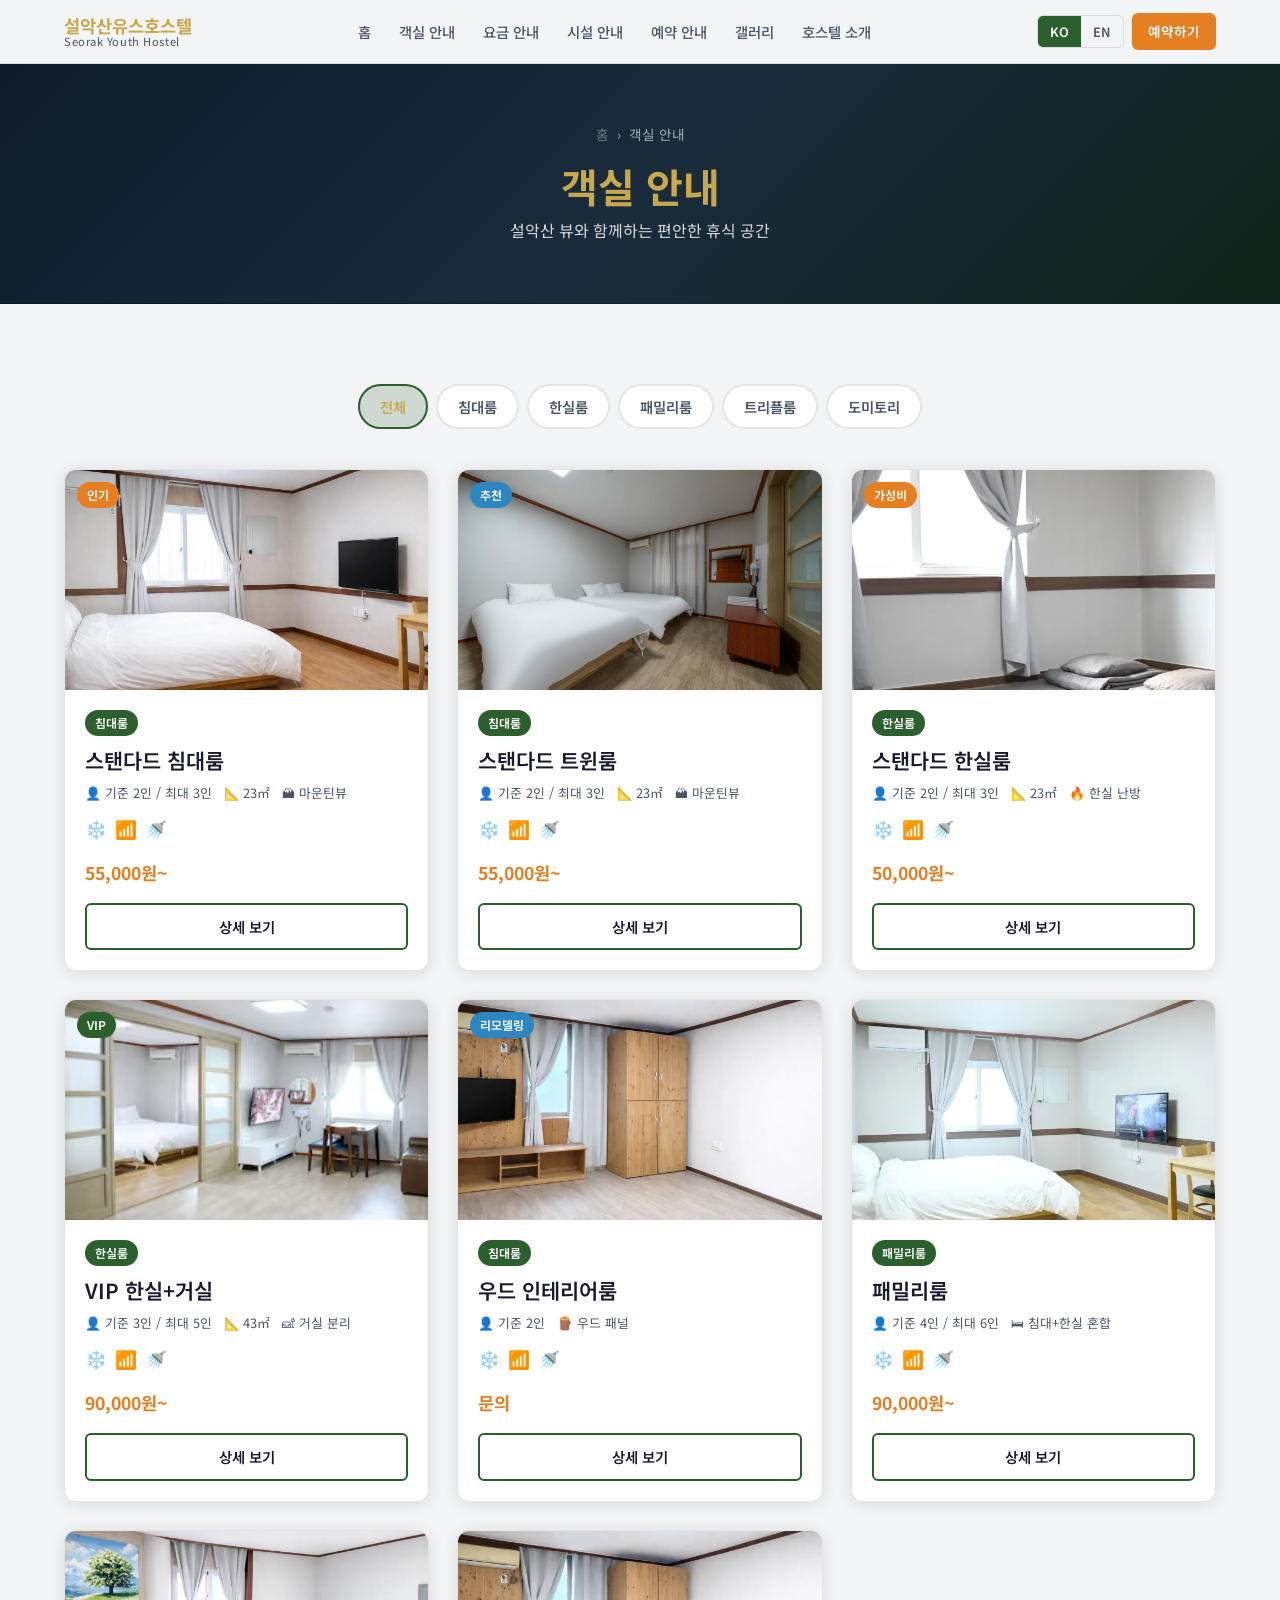
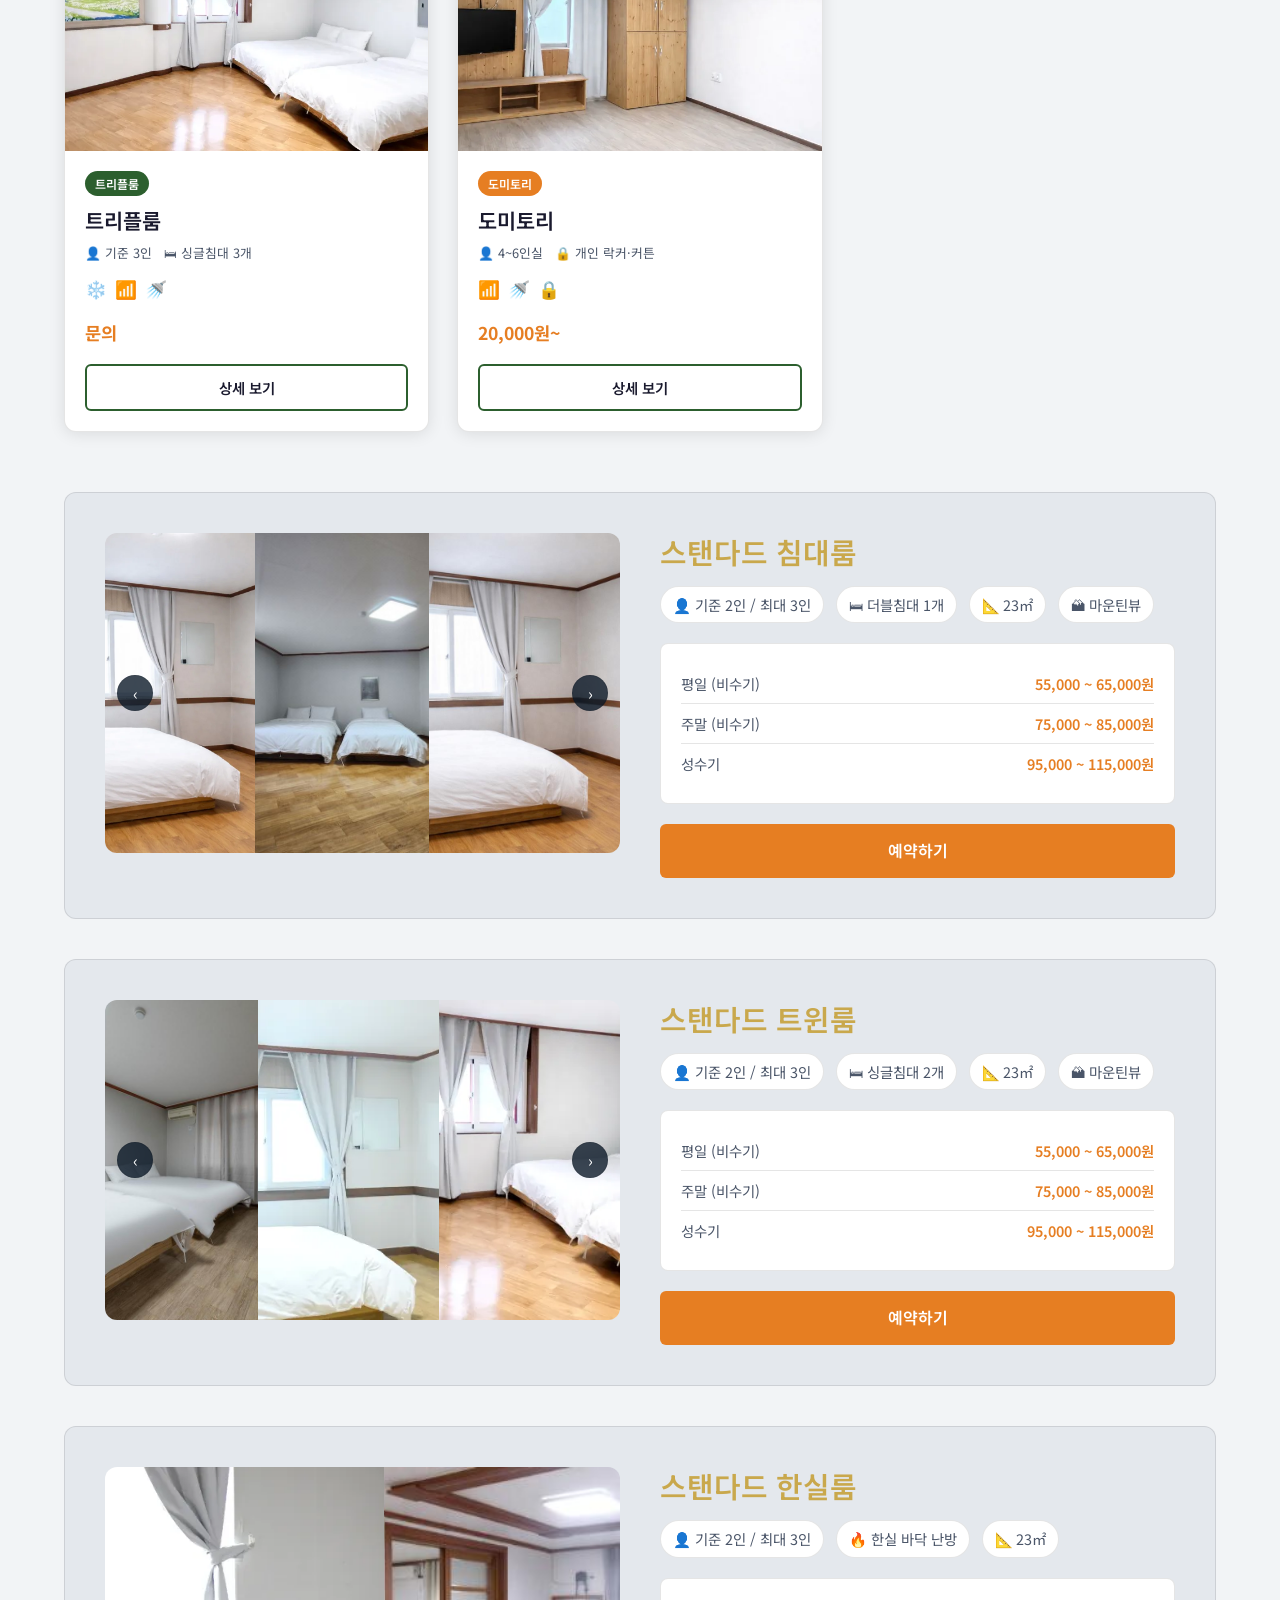
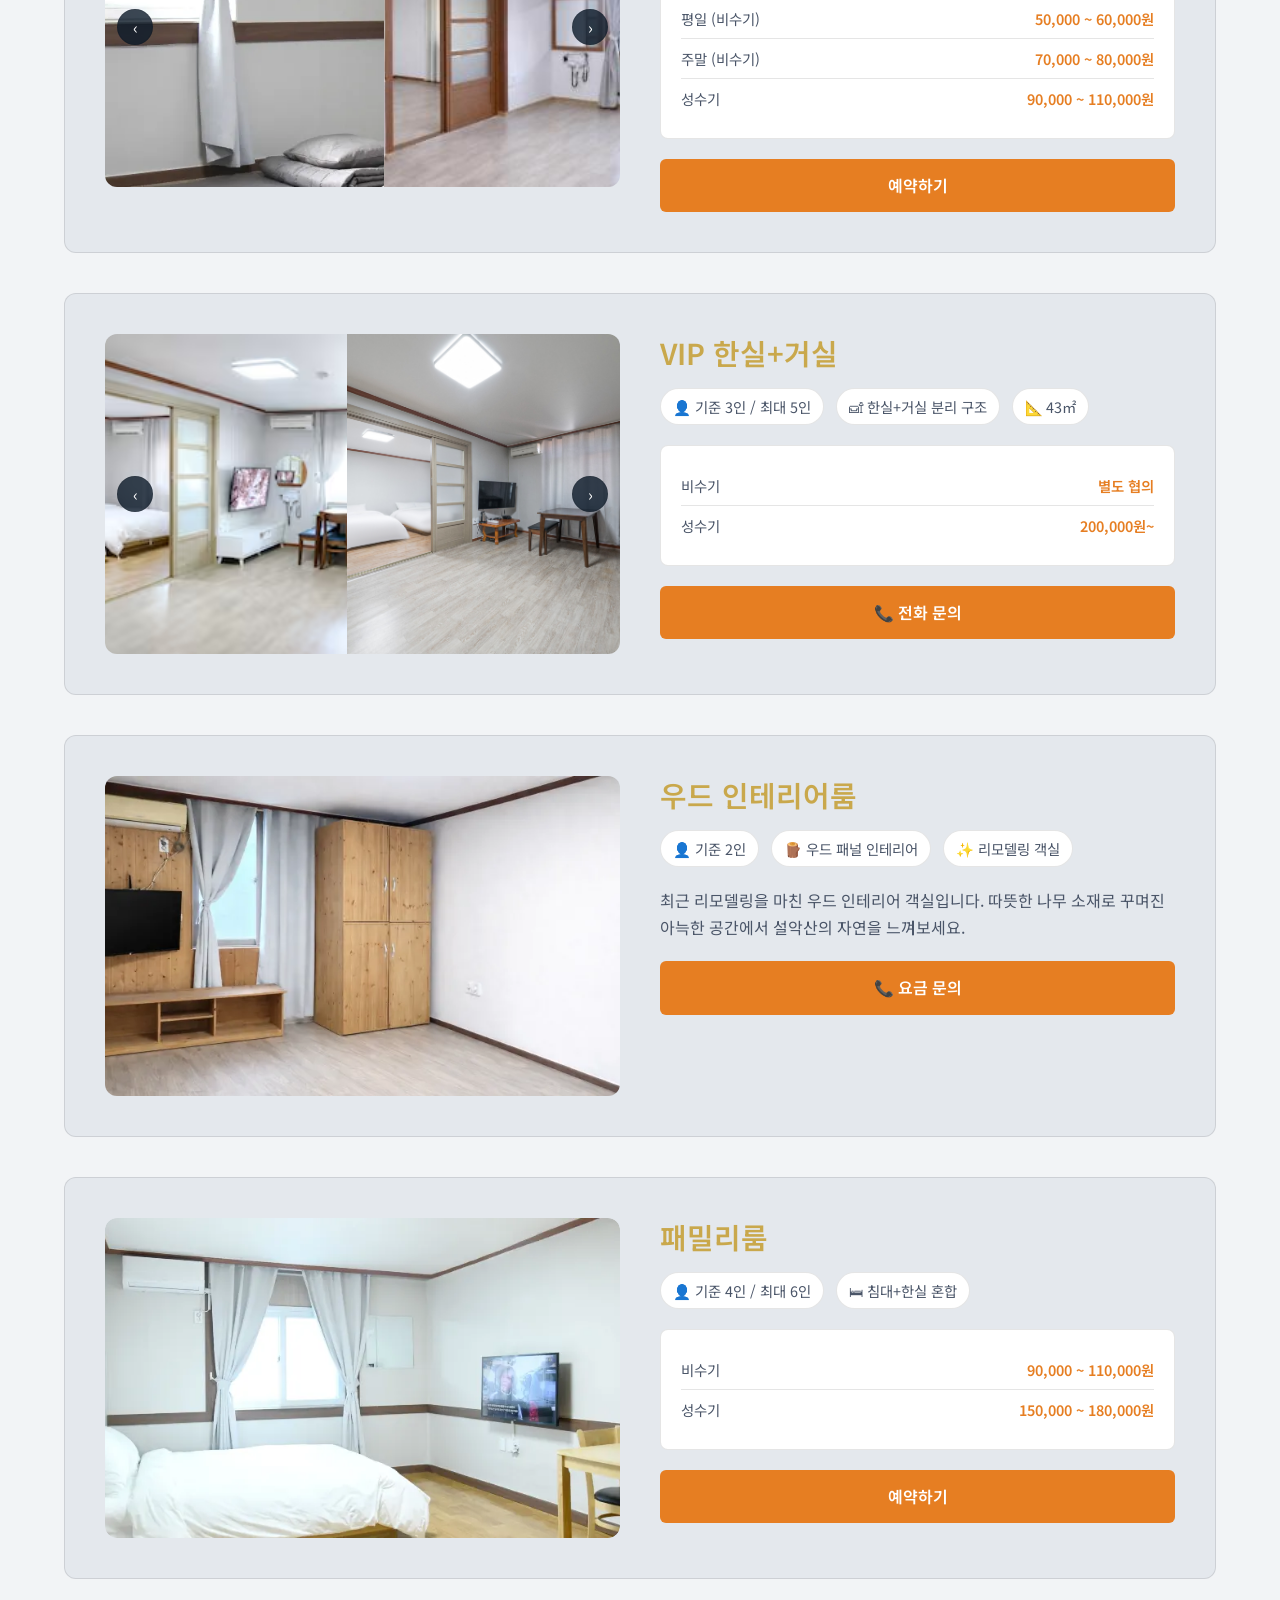
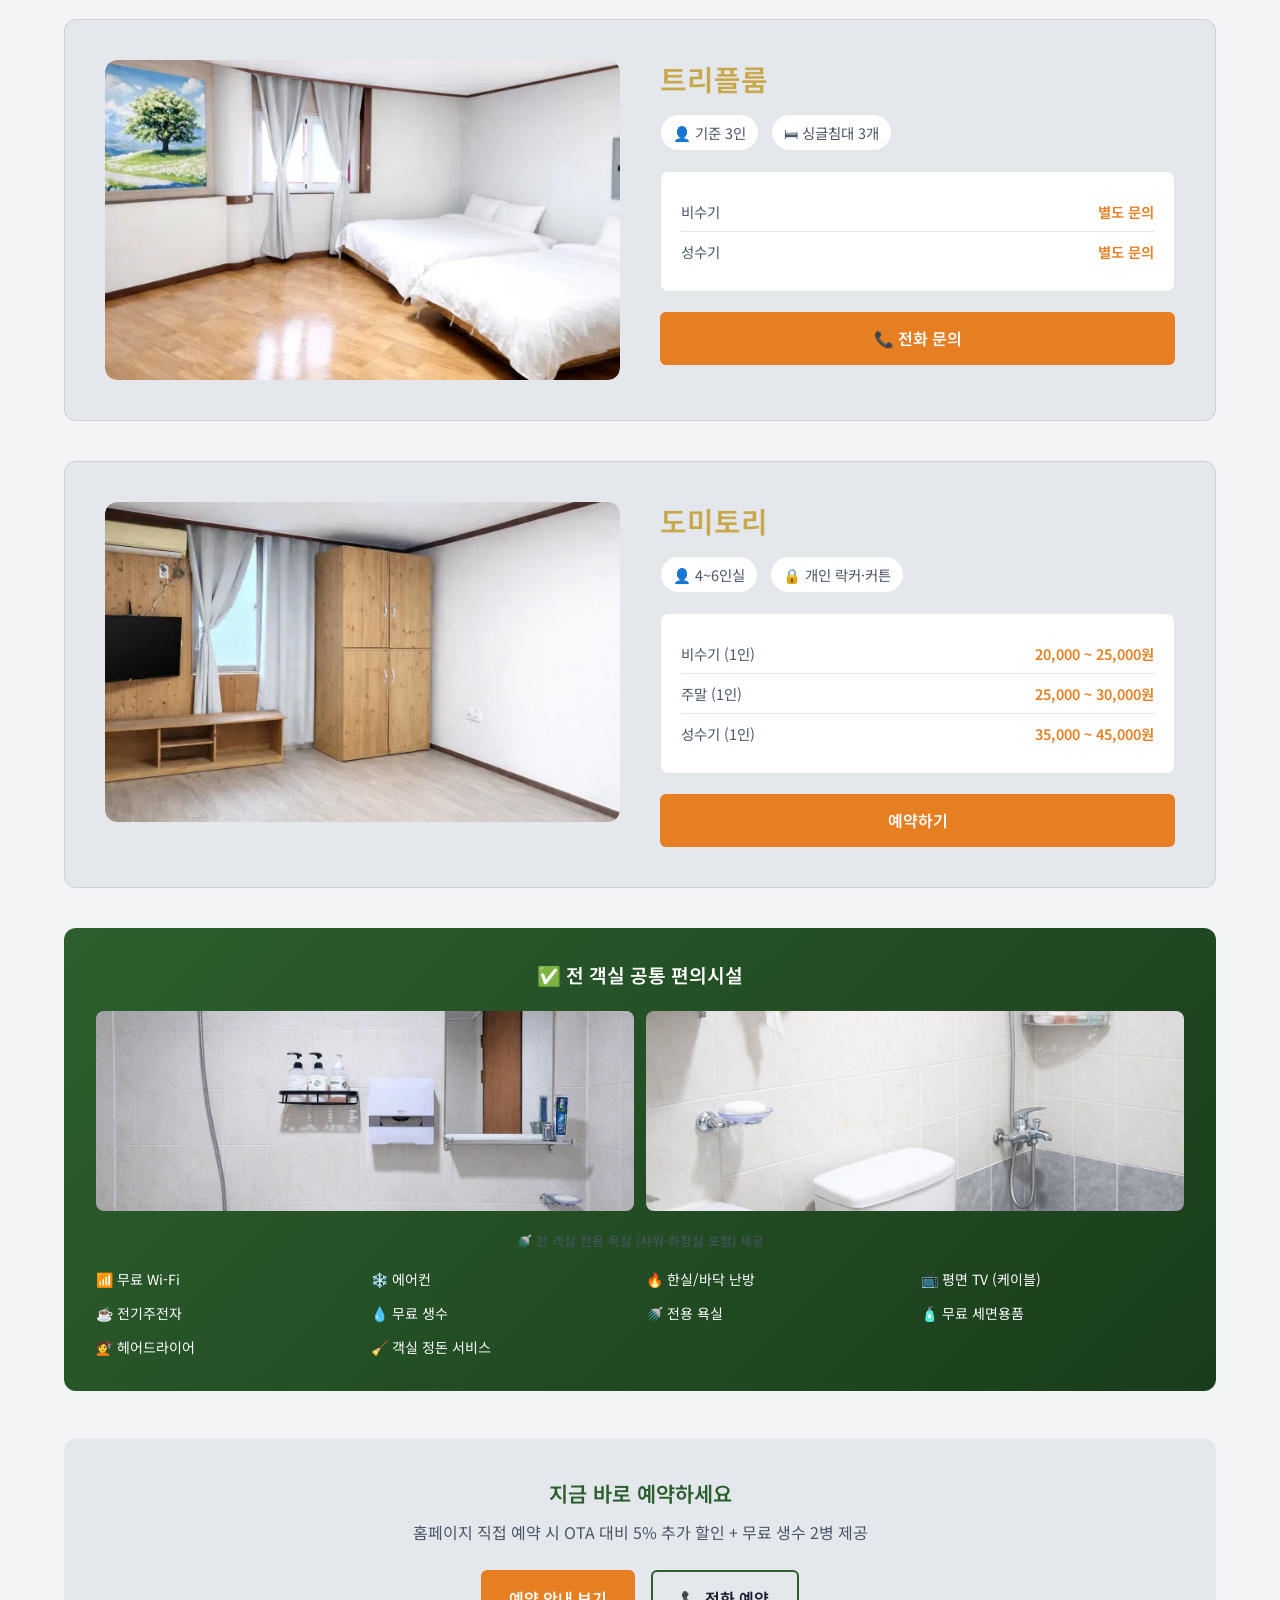
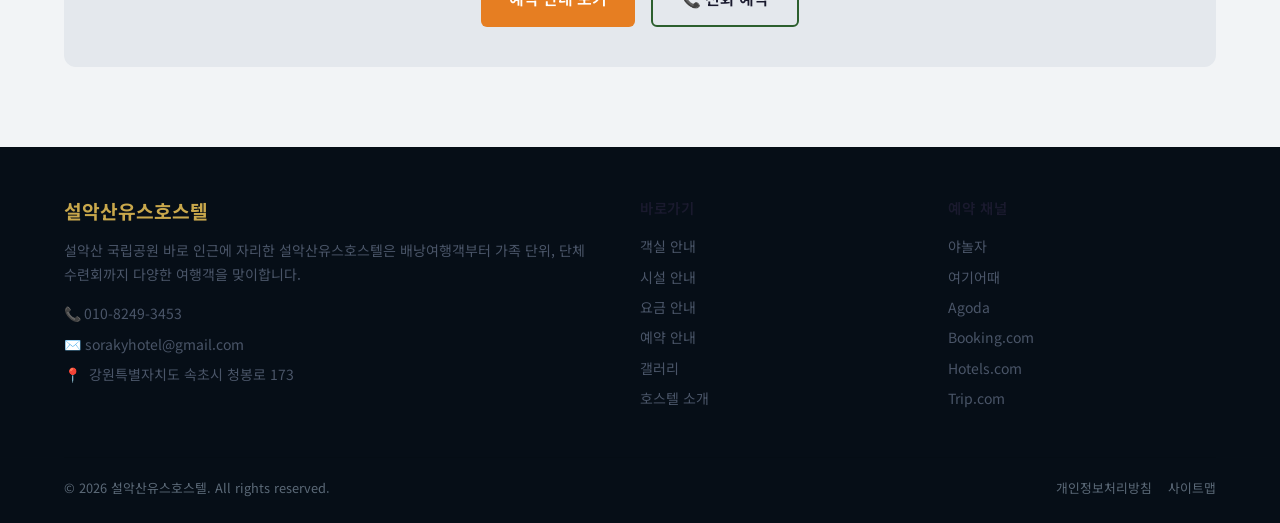
<file: rooms.html>
<!DOCTYPE html>
<html lang="ko">
<head>
  <meta charset="UTF-8">
  <meta name="viewport" content="width=device-width, initial-scale=1.0">
  <title>객실 안내 – 설악산유스호스텔</title>
  <meta name="description" content="설악산유스호스텔 객실 안내 – 스탠다드 침대룸, 트윈룸, 한실룸, VIP 한실+거실, 패밀리룸, 도미토리.">
  <meta name="theme-color" content="#2C5F2E">
  <link rel="manifest" href="manifest.json">
  <link rel="preconnect" href="https://fonts.googleapis.com">
  <link rel="preconnect" href="https://fonts.gstatic.com" crossorigin>
  <link href="https://fonts.googleapis.com/css2?family=Noto+Sans+KR:wght@400;600;700&family=Inter:wght@400;600;700&display=swap" rel="stylesheet">
  <link rel="stylesheet" href="css/style.css">
  <style>
    .room-ph {
      background: #2C5F2E;
      height: 220px;
      display: flex;
      flex-direction: column;
      align-items: center;
      justify-content: center;
      gap: 8px;
      color: #fff;
      font-size: 0.95rem;
      font-weight: 600;
    }
    .room-ph .ph-icon { font-size: 2rem; opacity: 0.7; }
    .room-detail-ph {
      background: #2C5F2E;
      border-radius: var(--radius-card);
      min-height: 280px;
      display: flex;
      flex-direction: column;
      align-items: center;
      justify-content: center;
      gap: 12px;
      color: #fff;
      font-size: 1rem;
      font-weight: 600;
    }
    .room-detail-ph .ph-icon { font-size: 2.5rem; opacity: 0.6; }
  </style>
</head>
<body>
  <div id="navbar-placeholder"></div>

  <div class="page-hero">
    <div class="page-hero__breadcrumb">
      <a href="index.html" data-ko="홈" data-en="Home">홈</a>
      <span>›</span>
      <span data-ko="객실 안내" data-en="Rooms">객실 안내</span>
    </div>
    <h1 class="page-hero__title"
      data-ko="객실 안내" data-en="Our Rooms">객실 안내</h1>
    <p class="page-hero__subtitle"
      data-ko="설악산 뷰와 함께하는 편안한 휴식 공간"
      data-en="Comfortable rest with Seoraksan views">설악산 뷰와 함께하는 편안한 휴식 공간</p>
  </div>

  <section class="section">
    <div class="container">
      <div class="room-filter">
        <button class="filter-btn active" data-filter="all"
          data-ko="전체" data-en="All">전체</button>
        <button class="filter-btn" data-filter="bed"
          data-ko="침대룸" data-en="Bed Room">침대룸</button>
        <button class="filter-btn" data-filter="ondol"
          data-ko="한실룸" data-en="Hanshil Room">한실룸</button>
        <button class="filter-btn" data-filter="family"
          data-ko="패밀리룸" data-en="Family Room">패밀리룸</button>
        <button class="filter-btn" data-filter="triple"
          data-ko="트리플룸" data-en="Triple Room">트리플룸</button>
        <button class="filter-btn" data-filter="dorm"
          data-ko="도미토리" data-en="Dormitory">도미토리</button>
      </div>

      <div class="rooms-grid">

        <!-- 스탠다드 침대룸 -->
        <div class="card room-card" data-type="bed">
          <div style="position:relative;">
            <img class="card__img" src="images/room-bed-01.png"
              data-alt-ko="스탠다드 침대룸" data-alt-en="Standard Bed Room"
              alt="스탠다드 침대룸" loading="lazy">
            <span class="badge badge--accent" style="position:absolute;top:12px;left:12px;"
              data-ko="인기" data-en="Popular">인기</span>
          </div>
          <div class="card__body">
            <div class="room-card__badges">
              <span class="badge badge--primary"
                data-ko="침대룸" data-en="Bed Room">침대룸</span>
            </div>
            <h3 class="card__title"
              data-ko="스탠다드 침대룸" data-en="Standard Bed Room">스탠다드 침대룸</h3>
            <div class="room-card__specs">
              <span class="room-card__spec"
                data-ko="👤 기준 2인 / 최대 3인" data-en="👤 2 Guests / Max 3">👤 기준 2인 / 최대 3인</span>
              <span class="room-card__spec">📐 23㎡</span>
              <span class="room-card__spec"
                data-ko="🏔 마운틴뷰" data-en="🏔 Mountain View">🏔 마운틴뷰</span>
            </div>
            <div class="room-card__amenities">
              <span class="room-card__amenity" title="에어컨">❄️</span>
              <span class="room-card__amenity" title="Wi-Fi">📶</span>
              <span class="room-card__amenity" title="전용 욕실">🚿</span>
            </div>
            <div class="card__price">55,000원~</div>
            <a href="#bed" class="btn btn--secondary btn--sm btn--full"
              data-ko="상세 보기" data-en="View Details">상세 보기</a>
          </div>
        </div>

        <!-- 스탠다드 트윈룸 -->
        <div class="card room-card" data-type="bed">
          <div style="position:relative;">
            <img class="card__img" src="images/room-bed-06.jpeg"
              data-alt-ko="스탠다드 트윈룸" data-alt-en="Standard Twin Room"
              alt="스탠다드 트윈룸" loading="lazy">
            <span class="badge badge--blue" style="position:absolute;top:12px;left:12px;"
              data-ko="추천" data-en="Recommended">추천</span>
          </div>
          <div class="card__body">
            <div class="room-card__badges">
              <span class="badge badge--primary"
                data-ko="침대룸" data-en="Bed Room">침대룸</span>
            </div>
            <h3 class="card__title"
              data-ko="스탠다드 트윈룸" data-en="Standard Twin Room">스탠다드 트윈룸</h3>
            <div class="room-card__specs">
              <span class="room-card__spec"
                data-ko="👤 기준 2인 / 최대 3인" data-en="👤 2 Guests / Max 3">👤 기준 2인 / 최대 3인</span>
              <span class="room-card__spec">📐 23㎡</span>
              <span class="room-card__spec"
                data-ko="🏔 마운틴뷰" data-en="🏔 Mountain View">🏔 마운틴뷰</span>
            </div>
            <div class="room-card__amenities">
              <span class="room-card__amenity" title="에어컨">❄️</span>
              <span class="room-card__amenity" title="Wi-Fi">📶</span>
              <span class="room-card__amenity" title="전용 욕실">🚿</span>
            </div>
            <div class="card__price">55,000원~</div>
            <a href="#twin" class="btn btn--secondary btn--sm btn--full"
              data-ko="상세 보기" data-en="View Details">상세 보기</a>
          </div>
        </div>

        <!-- 스탠다드 한실룸 -->
        <div class="card room-card" data-type="ondol">
          <div style="position:relative;">
            <img class="card__img" src="images/ondol-04.png"
              data-alt-ko="스탠다드 한실룸" data-alt-en="Standard Hanshil Room"
              alt="스탠다드 한실룸" loading="lazy">
            <span class="badge badge--accent" style="position:absolute;top:12px;left:12px;"
              data-ko="가성비" data-en="Best Value">가성비</span>
          </div>
          <div class="card__body">
            <div class="room-card__badges">
              <span class="badge badge--primary"
                data-ko="한실룸" data-en="Hanshil Room">한실룸</span>
            </div>
            <h3 class="card__title"
              data-ko="스탠다드 한실룸" data-en="Standard Hanshil Room">스탠다드 한실룸</h3>
            <div class="room-card__specs">
              <span class="room-card__spec"
                data-ko="👤 기준 2인 / 최대 3인" data-en="👤 2 Guests / Max 3">👤 기준 2인 / 최대 3인</span>
              <span class="room-card__spec">📐 23㎡</span>
              <span class="room-card__spec"
                data-ko="🔥 한실 난방" data-en="🔥 Hanshil Heating">🔥 한실 난방</span>
            </div>
            <div class="room-card__amenities">
              <span class="room-card__amenity" title="에어컨">❄️</span>
              <span class="room-card__amenity" title="Wi-Fi">📶</span>
              <span class="room-card__amenity" title="전용 욕실">🚿</span>
            </div>
            <div class="card__price">50,000원~</div>
            <a href="#std" class="btn btn--secondary btn--sm btn--full"
              data-ko="상세 보기" data-en="View Details">상세 보기</a>
          </div>
        </div>

        <!-- VIP 한실+거실 -->
        <div class="card room-card" data-type="ondol">
          <div style="position:relative;">
            <img class="card__img" src="images/ondol-05.png"
              data-alt-ko="VIP 한실+거실" data-alt-en="VIP Hanshil Suite"
              alt="VIP 한실+거실" loading="lazy">
            <span class="badge badge--primary" style="position:absolute;top:12px;left:12px;">VIP</span>
          </div>
          <div class="card__body">
            <div class="room-card__badges">
              <span class="badge badge--primary"
                data-ko="한실룸" data-en="Hanshil Room">한실룸</span>
            </div>
            <h3 class="card__title"
              data-ko="VIP 한실+거실" data-en="VIP Hanshil Suite">VIP 한실+거실</h3>
            <div class="room-card__specs">
              <span class="room-card__spec"
                data-ko="👤 기준 3인 / 최대 5인" data-en="👤 3 Guests / Max 5">👤 기준 3인 / 최대 5인</span>
              <span class="room-card__spec">📐 43㎡</span>
              <span class="room-card__spec"
                data-ko="🛋 거실 분리" data-en="🛋 Separate Living Room">🛋 거실 분리</span>
            </div>
            <div class="room-card__amenities">
              <span class="room-card__amenity" title="에어컨">❄️</span>
              <span class="room-card__amenity" title="Wi-Fi">📶</span>
              <span class="room-card__amenity" title="전용 욕실">🚿</span>
            </div>
            <div class="card__price">90,000원~</div>
            <a href="#ondol" class="btn btn--secondary btn--sm btn--full"
              data-ko="상세 보기" data-en="View Details">상세 보기</a>
          </div>
        </div>

        <!-- 우드 인테리어룸 -->
        <div class="card room-card" data-type="bed">
          <div style="position:relative;">
            <img class="card__img" src="images/room-interior-18.png"
              data-alt-ko="우드 인테리어룸" data-alt-en="Wood Interior Room"
              alt="우드 인테리어룸" loading="lazy">
            <span class="badge badge--blue" style="position:absolute;top:12px;left:12px;"
              data-ko="리모델링" data-en="Remodeled">리모델링</span>
          </div>
          <div class="card__body">
            <div class="room-card__badges">
              <span class="badge badge--primary"
                data-ko="침대룸" data-en="Bed Room">침대룸</span>
            </div>
            <h3 class="card__title"
              data-ko="우드 인테리어룸" data-en="Wood Interior Room">우드 인테리어룸</h3>
            <div class="room-card__specs">
              <span class="room-card__spec"
                data-ko="👤 기준 2인" data-en="👤 2 Guests">👤 기준 2인</span>
              <span class="room-card__spec"
                data-ko="🪵 우드 패널" data-en="🪵 Wood Panel">🪵 우드 패널</span>
            </div>
            <div class="room-card__amenities">
              <span class="room-card__amenity" title="에어컨">❄️</span>
              <span class="room-card__amenity" title="Wi-Fi">📶</span>
              <span class="room-card__amenity" title="전용 욕실">🚿</span>
            </div>
            <div class="card__price"
              data-ko="문의" data-en="Inquire">문의</div>
            <a href="#wood" class="btn btn--secondary btn--sm btn--full"
              data-ko="상세 보기" data-en="View Details">상세 보기</a>
          </div>
        </div>

        <!-- 패밀리룸 -->
        <div class="card room-card" data-type="family">
          <div class="room-ph" style="padding:0;overflow:hidden;">
            <img src="images/room-bed-02.png" alt="패밀리룸" style="width:100%;height:100%;object-fit:cover;">
          </div>
          <div class="card__body">
            <div class="room-card__badges">
              <span class="badge badge--primary"
                data-ko="패밀리룸" data-en="Family Room">패밀리룸</span>
            </div>
            <h3 class="card__title"
              data-ko="패밀리룸" data-en="Family Room">패밀리룸</h3>
            <div class="room-card__specs">
              <span class="room-card__spec"
                data-ko="👤 기준 4인 / 최대 6인" data-en="👤 4 Guests / Max 6">👤 기준 4인 / 최대 6인</span>
              <span class="room-card__spec"
                data-ko="🛏 침대+한실 혼합" data-en="🛏 Bed + Hanshil">🛏 침대+한실 혼합</span>
            </div>
            <div class="room-card__amenities">
              <span class="room-card__amenity" title="에어컨">❄️</span>
              <span class="room-card__amenity" title="Wi-Fi">📶</span>
              <span class="room-card__amenity" title="전용 욕실">🚿</span>
            </div>
            <div class="card__price">90,000원~</div>
            <a href="#family" class="btn btn--secondary btn--sm btn--full"
              data-ko="상세 보기" data-en="View Details">상세 보기</a>
          </div>
        </div>

        <!-- 트리플룸 -->
        <div class="card room-card" data-type="triple">
          <div class="room-ph" style="padding:0;overflow:hidden;">
            <img src="images/room-bed-03.png" alt="트리플룸" style="width:100%;height:100%;object-fit:cover;">
          </div>
          <div class="card__body">
            <div class="room-card__badges">
              <span class="badge badge--primary"
                data-ko="트리플룸" data-en="Triple Room">트리플룸</span>
            </div>
            <h3 class="card__title"
              data-ko="트리플룸" data-en="Triple Room">트리플룸</h3>
            <div class="room-card__specs">
              <span class="room-card__spec"
                data-ko="👤 기준 3인" data-en="👤 3 Guests">👤 기준 3인</span>
              <span class="room-card__spec"
                data-ko="🛏 싱글침대 3개" data-en="🛏 3 Single Beds">🛏 싱글침대 3개</span>
            </div>
            <div class="room-card__amenities">
              <span class="room-card__amenity" title="에어컨">❄️</span>
              <span class="room-card__amenity" title="Wi-Fi">📶</span>
              <span class="room-card__amenity" title="전용 욕실">🚿</span>
            </div>
            <div class="card__price"
              data-ko="문의" data-en="Inquire">문의</div>
            <a href="#triple" class="btn btn--secondary btn--sm btn--full"
              data-ko="상세 보기" data-en="View Details">상세 보기</a>
          </div>
        </div>

        <!-- 도미토리 -->
        <div class="card room-card" data-type="dorm">
          <div class="room-ph" style="padding:0;overflow:hidden;">
            <img src="images/room-interior-18.png" alt="도미토리" style="width:100%;height:100%;object-fit:cover;">
          </div>
          <div class="card__body">
            <div class="room-card__badges">
              <span class="badge badge--accent"
                data-ko="도미토리" data-en="Dormitory">도미토리</span>
            </div>
            <h3 class="card__title"
              data-ko="도미토리" data-en="Dormitory">도미토리</h3>
            <div class="room-card__specs">
              <span class="room-card__spec"
                data-ko="👤 4~6인실" data-en="👤 4–6 Person Dorm">👤 4~6인실</span>
              <span class="room-card__spec"
                data-ko="🔒 개인 락커·커튼" data-en="🔒 Personal Locker &amp; Curtain">🔒 개인 락커·커튼</span>
            </div>
            <div class="room-card__amenities">
              <span class="room-card__amenity" title="Wi-Fi">📶</span>
              <span class="room-card__amenity" title="공용 욕실">🚿</span>
              <span class="room-card__amenity" title="락커">🔒</span>
            </div>
            <div class="card__price">20,000원~</div>
            <a href="#dorm" class="btn btn--secondary btn--sm btn--full"
              data-ko="상세 보기" data-en="View Details">상세 보기</a>
          </div>
        </div>
      </div>

      <!-- 객실 상세 -->

      <!-- ① 스탠다드 침대룸 -->
      <div class="room-detail" id="bed">
        <div class="room-detail__grid">
          <div class="room-detail__slider">
            <div class="room-detail__slides">
              <div class="room-detail__slide">
                <img src="images/room-bed-01.png"
                  data-alt-ko="스탠다드 침대룸 1" data-alt-en="Standard Bed Room 1"
                  alt="스탠다드 침대룸 1">
              </div>
              <div class="room-detail__slide">
                <img src="images/room-bed-04.jpg"
                  data-alt-ko="스탠다드 침대룸 2" data-alt-en="Standard Bed Room 2"
                  alt="스탠다드 침대룸 2">
              </div>
              <div class="room-detail__slide">
                <img src="images/room-bed-05.jpg"
                  data-alt-ko="스탠다드 침대룸 3" data-alt-en="Standard Bed Room 3"
                  alt="스탠다드 침대룸 3">
              </div>
            </div>
            <div class="room-detail__nav">
              <button class="room-prev" aria-label="이전">‹</button>
              <button class="room-next" aria-label="다음">›</button>
            </div>
          </div>
          <div class="room-detail__info">
            <h2 class="room-detail__title"
              data-ko="스탠다드 침대룸" data-en="Standard Bed Room">스탠다드 침대룸</h2>
            <div class="room-detail__meta">
              <span class="room-detail__meta-item"
                data-ko="👤 기준 2인 / 최대 3인" data-en="👤 2 Guests / Max 3">👤 기준 2인 / 최대 3인</span>
              <span class="room-detail__meta-item"
                data-ko="🛏 더블침대 1개" data-en="🛏 1 Double Bed">🛏 더블침대 1개</span>
              <span class="room-detail__meta-item">📐 23㎡</span>
              <span class="room-detail__meta-item"
                data-ko="🏔 마운틴뷰" data-en="🏔 Mountain View">🏔 마운틴뷰</span>
            </div>
            <div class="room-detail__pricing">
              <div class="room-detail__pricing-row">
                <span class="room-detail__pricing-label"
                  data-ko="평일 (비수기)" data-en="Weekday (Off-peak)">평일 (비수기)</span>
                <span class="room-detail__pricing-value">55,000 ~ 65,000원</span>
              </div>
              <div class="room-detail__pricing-row">
                <span class="room-detail__pricing-label"
                  data-ko="주말 (비수기)" data-en="Weekend (Off-peak)">주말 (비수기)</span>
                <span class="room-detail__pricing-value">75,000 ~ 85,000원</span>
              </div>
              <div class="room-detail__pricing-row">
                <span class="room-detail__pricing-label"
                  data-ko="성수기" data-en="Peak Season">성수기</span>
                <span class="room-detail__pricing-value">95,000 ~ 115,000원</span>
              </div>
            </div>
            <a href="reservation.html" class="btn btn--primary btn--full"
              data-ko="예약하기" data-en="Book Now">예약하기</a>
          </div>
        </div>
      </div>

      <!-- ② 스탠다드 트윈룸 -->
      <div class="room-detail" id="twin">
        <div class="room-detail__grid">
          <div class="room-detail__slider">
            <div class="room-detail__slides">
              <div class="room-detail__slide">
                <img src="images/room-bed-06.jpeg"
                  data-alt-ko="스탠다드 트윈룸 1" data-alt-en="Standard Twin Room 1"
                  alt="스탠다드 트윈룸 1">
              </div>
              <div class="room-detail__slide">
                <img src="images/room-bed-02.png"
                  data-alt-ko="스탠다드 트윈룸 2" data-alt-en="Standard Twin Room 2"
                  alt="스탠다드 트윈룸 2">
              </div>
              <div class="room-detail__slide">
                <img src="images/room-bed-03.png"
                  data-alt-ko="스탠다드 트윈룸 3" data-alt-en="Standard Twin Room 3"
                  alt="스탠다드 트윈룸 3">
              </div>
            </div>
            <div class="room-detail__nav">
              <button class="room-prev" aria-label="이전">‹</button>
              <button class="room-next" aria-label="다음">›</button>
            </div>
          </div>
          <div class="room-detail__info">
            <h2 class="room-detail__title"
              data-ko="스탠다드 트윈룸" data-en="Standard Twin Room">스탠다드 트윈룸</h2>
            <div class="room-detail__meta">
              <span class="room-detail__meta-item"
                data-ko="👤 기준 2인 / 최대 3인" data-en="👤 2 Guests / Max 3">👤 기준 2인 / 최대 3인</span>
              <span class="room-detail__meta-item"
                data-ko="🛏 싱글침대 2개" data-en="🛏 2 Single Beds">🛏 싱글침대 2개</span>
              <span class="room-detail__meta-item">📐 23㎡</span>
              <span class="room-detail__meta-item"
                data-ko="🏔 마운틴뷰" data-en="🏔 Mountain View">🏔 마운틴뷰</span>
            </div>
            <div class="room-detail__pricing">
              <div class="room-detail__pricing-row">
                <span class="room-detail__pricing-label"
                  data-ko="평일 (비수기)" data-en="Weekday (Off-peak)">평일 (비수기)</span>
                <span class="room-detail__pricing-value">55,000 ~ 65,000원</span>
              </div>
              <div class="room-detail__pricing-row">
                <span class="room-detail__pricing-label"
                  data-ko="주말 (비수기)" data-en="Weekend (Off-peak)">주말 (비수기)</span>
                <span class="room-detail__pricing-value">75,000 ~ 85,000원</span>
              </div>
              <div class="room-detail__pricing-row">
                <span class="room-detail__pricing-label"
                  data-ko="성수기" data-en="Peak Season">성수기</span>
                <span class="room-detail__pricing-value">95,000 ~ 115,000원</span>
              </div>
            </div>
            <a href="reservation.html" class="btn btn--primary btn--full"
              data-ko="예약하기" data-en="Book Now">예약하기</a>
          </div>
        </div>
      </div>

      <!-- ③ 스탠다드 한실룸 -->
      <div class="room-detail" id="std">
        <div class="room-detail__grid">
          <div class="room-detail__slider">
            <div class="room-detail__slides">
              <div class="room-detail__slide">
                <img src="images/ondol-04.png"
                  data-alt-ko="스탠다드 한실룸 1" data-alt-en="Standard Hanshil Room 1"
                  alt="스탠다드 한실룸 1">
              </div>
              <div class="room-detail__slide">
                <img src="images/ondol-01.jpeg"
                  data-alt-ko="스탠다드 한실룸 2" data-alt-en="Standard Hanshil Room 2"
                  alt="스탠다드 한실룸 2">
              </div>
            </div>
            <div class="room-detail__nav">
              <button class="room-prev" aria-label="이전">‹</button>
              <button class="room-next" aria-label="다음">›</button>
            </div>
          </div>
          <div class="room-detail__info">
            <h2 class="room-detail__title"
              data-ko="스탠다드 한실룸" data-en="Standard Hanshil Room">스탠다드 한실룸</h2>
            <div class="room-detail__meta">
              <span class="room-detail__meta-item"
                data-ko="👤 기준 2인 / 최대 3인" data-en="👤 2 Guests / Max 3">👤 기준 2인 / 최대 3인</span>
              <span class="room-detail__meta-item"
                data-ko="🔥 한실 바닥 난방" data-en="🔥 Hanshil Floor Heating">🔥 한실 바닥 난방</span>
              <span class="room-detail__meta-item">📐 23㎡</span>
            </div>
            <div class="room-detail__pricing">
              <div class="room-detail__pricing-row">
                <span class="room-detail__pricing-label"
                  data-ko="평일 (비수기)" data-en="Weekday (Off-peak)">평일 (비수기)</span>
                <span class="room-detail__pricing-value">50,000 ~ 60,000원</span>
              </div>
              <div class="room-detail__pricing-row">
                <span class="room-detail__pricing-label"
                  data-ko="주말 (비수기)" data-en="Weekend (Off-peak)">주말 (비수기)</span>
                <span class="room-detail__pricing-value">70,000 ~ 80,000원</span>
              </div>
              <div class="room-detail__pricing-row">
                <span class="room-detail__pricing-label"
                  data-ko="성수기" data-en="Peak Season">성수기</span>
                <span class="room-detail__pricing-value">90,000 ~ 110,000원</span>
              </div>
            </div>
            <a href="reservation.html" class="btn btn--primary btn--full"
              data-ko="예약하기" data-en="Book Now">예약하기</a>
          </div>
        </div>
      </div>

      <!-- ④ VIP 한실+거실 -->
      <div class="room-detail" id="ondol">
        <div class="room-detail__grid">
          <div class="room-detail__slider">
            <div class="room-detail__slides">
              <div class="room-detail__slide">
                <img src="images/ondol-05.png"
                  data-alt-ko="VIP 한실+거실 1" data-alt-en="VIP Hanshil Suite 1"
                  alt="VIP 한실+거실 1">
              </div>
              <div class="room-detail__slide">
                <img src="images/ondol-03.jpg"
                  data-alt-ko="VIP 한실+거실 2" data-alt-en="VIP Hanshil Suite 2"
                  alt="VIP 한실+거실 2">
              </div>
            </div>
            <div class="room-detail__nav">
              <button class="room-prev" aria-label="이전">‹</button>
              <button class="room-next" aria-label="다음">›</button>
            </div>
          </div>
          <div class="room-detail__info">
            <h2 class="room-detail__title"
              data-ko="VIP 한실+거실" data-en="VIP Hanshil Suite">VIP 한실+거실</h2>
            <div class="room-detail__meta">
              <span class="room-detail__meta-item"
                data-ko="👤 기준 3인 / 최대 5인" data-en="👤 3 Guests / Max 5">👤 기준 3인 / 최대 5인</span>
              <span class="room-detail__meta-item"
                data-ko="🛋 한실+거실 분리 구조" data-en="🛋 Hanshil + Separate Living Room">🛋 한실+거실 분리 구조</span>
              <span class="room-detail__meta-item">📐 43㎡</span>
            </div>
            <div class="room-detail__pricing">
              <div class="room-detail__pricing-row">
                <span class="room-detail__pricing-label"
                  data-ko="비수기" data-en="Off-peak">비수기</span>
                <span class="room-detail__pricing-value"
                  data-ko="별도 협의" data-en="By Inquiry">별도 협의</span>
              </div>
              <div class="room-detail__pricing-row">
                <span class="room-detail__pricing-label"
                  data-ko="성수기" data-en="Peak Season">성수기</span>
                <span class="room-detail__pricing-value">200,000원~</span>
              </div>
            </div>
            <a href="tel:+821082493453" class="btn btn--primary btn--full"
              data-ko="📞 전화 문의" data-en="📞 Call Us">📞 전화 문의</a>
          </div>
        </div>
      </div>

      <!-- ⑤ 우드 인테리어룸 -->
      <div class="room-detail" id="wood">
        <div class="room-detail__grid">
          <div class="room-detail__slider">
            <div class="room-detail__slides">
              <div class="room-detail__slide">
                <img src="images/room-interior-18.png"
                  data-alt-ko="우드 인테리어룸" data-alt-en="Wood Interior Room"
                  alt="우드 인테리어룸">
              </div>
            </div>
          </div>
          <div class="room-detail__info">
            <h2 class="room-detail__title"
              data-ko="우드 인테리어룸" data-en="Wood Interior Room">우드 인테리어룸</h2>
            <div class="room-detail__meta">
              <span class="room-detail__meta-item"
                data-ko="👤 기준 2인" data-en="👤 2 Guests">👤 기준 2인</span>
              <span class="room-detail__meta-item"
                data-ko="🪵 우드 패널 인테리어" data-en="🪵 Wood Panel Interior">🪵 우드 패널 인테리어</span>
              <span class="room-detail__meta-item"
                data-ko="✨ 리모델링 객실" data-en="✨ Remodeled Room">✨ 리모델링 객실</span>
            </div>
            <p style="color:var(--color-text-sub);margin-bottom:20px;line-height:1.7;"
              data-ko="최근 리모델링을 마친 우드 인테리어 객실입니다. 따뜻한 나무 소재로 꾸며진 아늑한 공간에서 설악산의 자연을 느껴보세요."
              data-en="Recently remodeled with warm wood materials. Enjoy the cozy atmosphere while surrounded by Seoraksan's nature.">최근 리모델링을 마친 우드 인테리어 객실입니다. 따뜻한 나무 소재로 꾸며진 아늑한 공간에서 설악산의 자연을 느껴보세요.</p>
            <a href="tel:+821082493453" class="btn btn--primary btn--full"
              data-ko="📞 요금 문의" data-en="📞 Rate Inquiry">📞 요금 문의</a>
          </div>
        </div>
      </div>

      <!-- ⑥ 패밀리룸 -->
      <div class="room-detail" id="family">
        <div class="room-detail__grid">
          <div class="room-detail__slider">
            <div class="room-detail__slides">
              <div class="room-detail__slide">
                <img src="images/room-bed-02.png" alt="패밀리룸" style="width:100%;height:320px;object-fit:cover;border-radius:var(--radius-card);">
              </div>
            </div>
          </div>
          <div class="room-detail__info">
            <h2 class="room-detail__title"
              data-ko="패밀리룸" data-en="Family Room">패밀리룸</h2>
            <div class="room-detail__meta">
              <span class="room-detail__meta-item"
                data-ko="👤 기준 4인 / 최대 6인" data-en="👤 4 Guests / Max 6">👤 기준 4인 / 최대 6인</span>
              <span class="room-detail__meta-item"
                data-ko="🛏 침대+한실 혼합" data-en="🛏 Bed + Hanshil">🛏 침대+한실 혼합</span>
            </div>
            <div class="room-detail__pricing">
              <div class="room-detail__pricing-row">
                <span class="room-detail__pricing-label"
                  data-ko="비수기" data-en="Off-peak">비수기</span>
                <span class="room-detail__pricing-value">90,000 ~ 110,000원</span>
              </div>
              <div class="room-detail__pricing-row">
                <span class="room-detail__pricing-label"
                  data-ko="성수기" data-en="Peak Season">성수기</span>
                <span class="room-detail__pricing-value">150,000 ~ 180,000원</span>
              </div>
            </div>
            <a href="reservation.html" class="btn btn--primary btn--full"
              data-ko="예약하기" data-en="Book Now">예약하기</a>
          </div>
        </div>
      </div>

      <!-- ⑦ 트리플룸 -->
      <div class="room-detail" id="triple">
        <div class="room-detail__grid">
          <div class="room-detail__slider">
            <div class="room-detail__slides">
              <div class="room-detail__slide">
                <img src="images/room-bed-03.png" alt="트리플룸" style="width:100%;height:320px;object-fit:cover;border-radius:var(--radius-card);">
              </div>
            </div>
          </div>
          <div class="room-detail__info">
            <h2 class="room-detail__title"
              data-ko="트리플룸" data-en="Triple Room">트리플룸</h2>
            <div class="room-detail__meta">
              <span class="room-detail__meta-item"
                data-ko="👤 기준 3인" data-en="👤 3 Guests">👤 기준 3인</span>
              <span class="room-detail__meta-item"
                data-ko="🛏 싱글침대 3개" data-en="🛏 3 Single Beds">🛏 싱글침대 3개</span>
            </div>
            <div class="room-detail__pricing">
              <div class="room-detail__pricing-row">
                <span class="room-detail__pricing-label"
                  data-ko="비수기" data-en="Off-peak">비수기</span>
                <span class="room-detail__pricing-value"
                  data-ko="별도 문의" data-en="By Inquiry">별도 문의</span>
              </div>
              <div class="room-detail__pricing-row">
                <span class="room-detail__pricing-label"
                  data-ko="성수기" data-en="Peak Season">성수기</span>
                <span class="room-detail__pricing-value"
                  data-ko="별도 문의" data-en="By Inquiry">별도 문의</span>
              </div>
            </div>
            <a href="tel:+821082493453" class="btn btn--primary btn--full"
              data-ko="📞 전화 문의" data-en="📞 Call Us">📞 전화 문의</a>
          </div>
        </div>
      </div>

      <!-- ⑧ 도미토리 -->
      <div class="room-detail" id="dorm">
        <div class="room-detail__grid">
          <div class="room-detail__slider">
            <div class="room-detail__slides">
              <div class="room-detail__slide">
                <img src="images/room-interior-18.png" alt="도미토리" style="width:100%;height:320px;object-fit:cover;border-radius:var(--radius-card);">
              </div>
            </div>
          </div>
          <div class="room-detail__info">
            <h2 class="room-detail__title"
              data-ko="도미토리" data-en="Dormitory">도미토리</h2>
            <div class="room-detail__meta">
              <span class="room-detail__meta-item"
                data-ko="👤 4~6인실" data-en="👤 4–6 Person Dorm">👤 4~6인실</span>
              <span class="room-detail__meta-item"
                data-ko="🔒 개인 락커·커튼" data-en="🔒 Personal Locker &amp; Curtain">🔒 개인 락커·커튼</span>
            </div>
            <div class="room-detail__pricing">
              <div class="room-detail__pricing-row">
                <span class="room-detail__pricing-label"
                  data-ko="비수기 (1인)" data-en="Off-peak (per person)">비수기 (1인)</span>
                <span class="room-detail__pricing-value">20,000 ~ 25,000원</span>
              </div>
              <div class="room-detail__pricing-row">
                <span class="room-detail__pricing-label"
                  data-ko="주말 (1인)" data-en="Weekend (per person)">주말 (1인)</span>
                <span class="room-detail__pricing-value">25,000 ~ 30,000원</span>
              </div>
              <div class="room-detail__pricing-row">
                <span class="room-detail__pricing-label"
                  data-ko="성수기 (1인)" data-en="Peak Season (per person)">성수기 (1인)</span>
                <span class="room-detail__pricing-value">35,000 ~ 45,000원</span>
              </div>
            </div>
            <a href="reservation.html" class="btn btn--primary btn--full"
              data-ko="예약하기" data-en="Book Now">예약하기</a>
          </div>
        </div>
      </div>

      <!-- 전 객실 공통 편의시설 -->
      <div class="amenities-box">
        <div class="amenities-box__title"
          data-ko="✅ 전 객실 공통 편의시설"
          data-en="✅ In-Room Amenities (All Rooms)">✅ 전 객실 공통 편의시설</div>
        <!-- 전용 욕실 사진 -->
        <div style="display:grid;grid-template-columns:1fr 1fr;gap:12px;margin-bottom:20px;">
          <img src="images/bathroom-01.jpg" alt="전용 욕실"
            style="width:100%;height:200px;object-fit:cover;border-radius:8px;">
          <img src="images/bathroom-02.jpg" alt="전용 욕실"
            style="width:100%;height:200px;object-fit:cover;border-radius:8px;">
        </div>
        <p style="font-size:0.8rem;color:var(--color-text-sub);margin-bottom:16px;text-align:center;"
          data-ko="🚿 전 객실 전용 욕실 (샤워·화장실 포함) 제공"
          data-en="🚿 Private bathroom (shower & toilet) in every room">🚿 전 객실 전용 욕실 (샤워·화장실 포함) 제공</p>
        <div class="amenities-grid">
          <div class="amenity-item"
            data-ko="📶 무료 Wi-Fi" data-en="📶 Free Wi-Fi">📶 무료 Wi-Fi</div>
          <div class="amenity-item"
            data-ko="❄️ 에어컨" data-en="❄️ Air Conditioning">❄️ 에어컨</div>
          <div class="amenity-item"
            data-ko="🔥 한실/바닥 난방" data-en="🔥 Hanshil / Floor Heating">🔥 한실/바닥 난방</div>
          <div class="amenity-item"
            data-ko="📺 평면 TV (케이블)" data-en="📺 Flat TV (Cable)">📺 평면 TV (케이블)</div>
          <div class="amenity-item"
            data-ko="☕ 전기주전자" data-en="☕ Electric Kettle">☕ 전기주전자</div>
          <div class="amenity-item"
            data-ko="💧 무료 생수" data-en="💧 Free Water Bottles">💧 무료 생수</div>
          <div class="amenity-item"
            data-ko="🚿 전용 욕실" data-en="🚿 Private Bathroom">🚿 전용 욕실</div>
          <div class="amenity-item"
            data-ko="🧴 무료 세면용품" data-en="🧴 Free Toiletries">🧴 무료 세면용품</div>
          <div class="amenity-item"
            data-ko="💇 헤어드라이어" data-en="💇 Hair Dryer">💇 헤어드라이어</div>
          <div class="amenity-item"
            data-ko="🧹 객실 정돈 서비스" data-en="🧹 Room Tidying Service">🧹 객실 정돈 서비스</div>
        </div>
      </div>

      <!-- 예약 CTA -->
      <div style="text-align:center;margin-top:48px;padding:40px;background:var(--color-bg-sub);border-radius:var(--radius-card);">
        <h3 style="color:var(--color-primary);margin-bottom:12px;"
          data-ko="지금 바로 예약하세요" data-en="Book Your Stay Now">지금 바로 예약하세요</h3>
        <p style="color:var(--color-text-sub);margin-bottom:24px;"
          data-ko="홈페이지 직접 예약 시 OTA 대비 5% 추가 할인 + 무료 생수 2병 제공"
          data-en="5% discount vs OTA + 2 free water bottles for direct bookings">홈페이지 직접 예약 시 OTA 대비 5% 추가 할인 + 무료 생수 2병 제공</p>
        <div style="display:flex;gap:16px;justify-content:center;flex-wrap:wrap;">
          <a href="reservation.html" class="btn btn--primary"
            data-ko="예약 안내 보기" data-en="View Reservation Info">예약 안내 보기</a>
          <a href="tel:+821082493453" class="btn btn--secondary"
            data-ko="📞 전화 예약" data-en="📞 Call to Book">📞 전화 예약</a>
        </div>
      </div>
    </div>
  </section>

  <div id="footer-placeholder"></div>
  <script src="js/components.js"></script>
  <script src="js/main.js"></script>
</body>
</html>
</file>
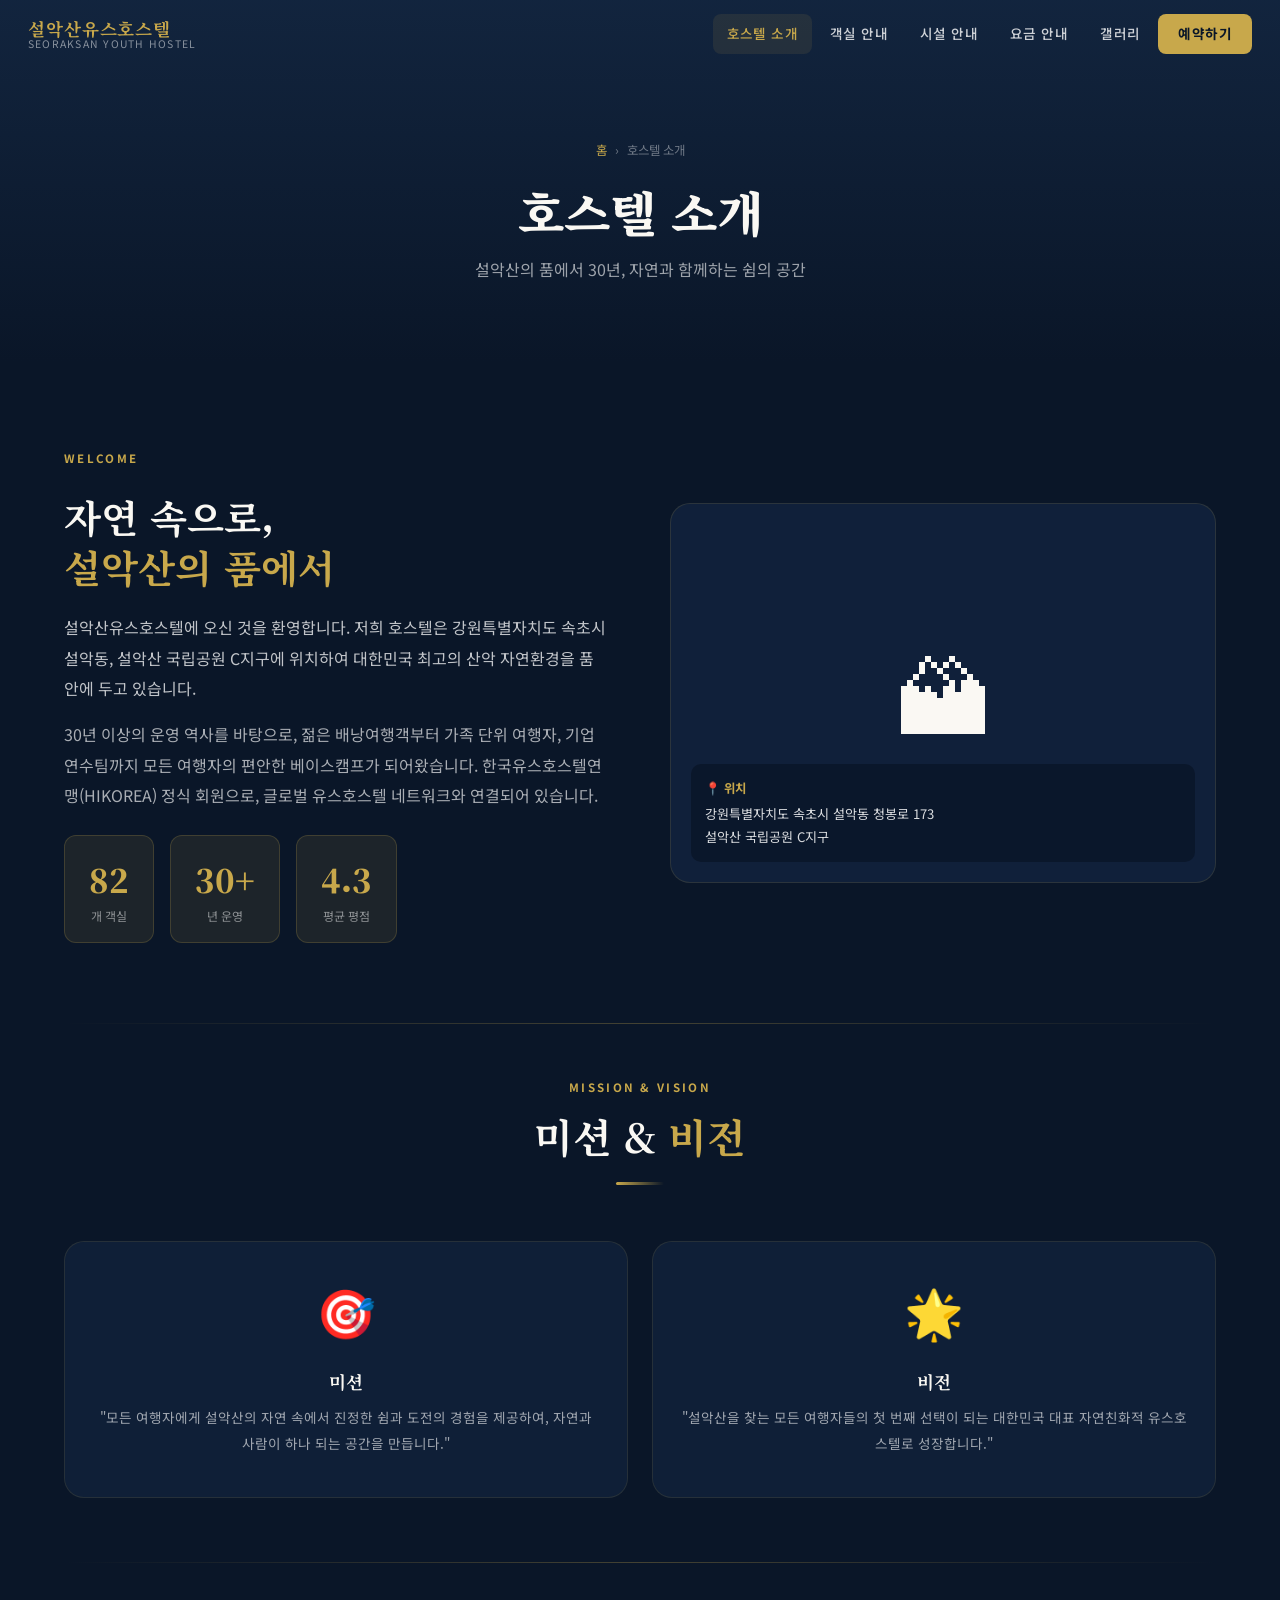
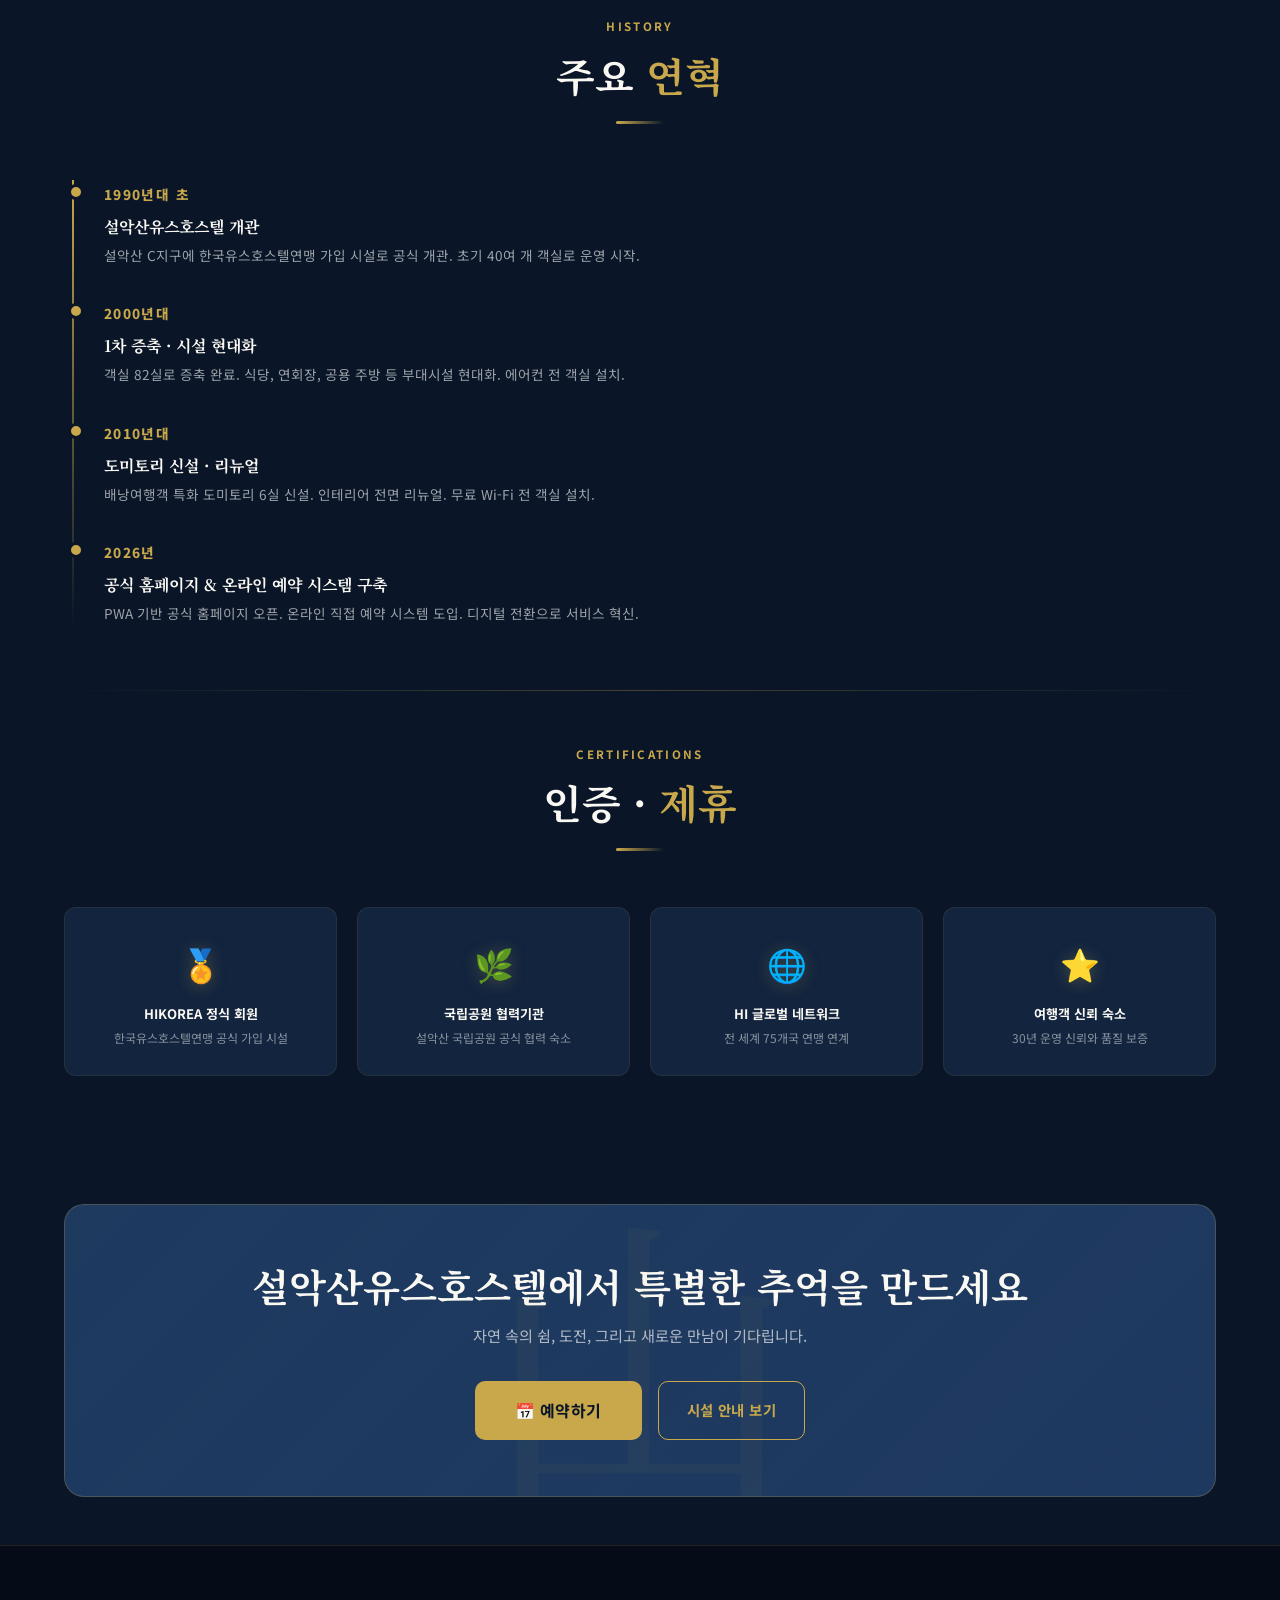
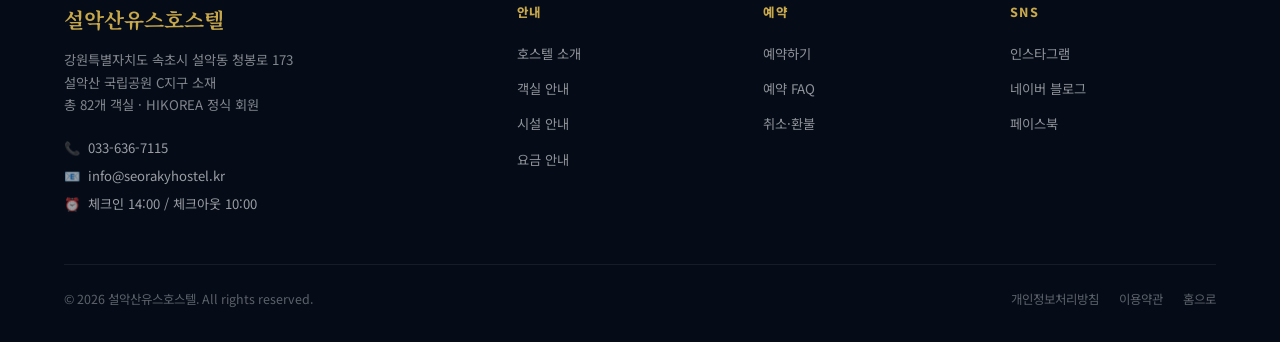
<file: pages/about.html>
<!DOCTYPE html>
<html lang="ko">
<head>
  <meta charset="UTF-8">
  <meta name="viewport" content="width=device-width, initial-scale=1.0">
  <meta name="theme-color" content="#1e3a5f">
  <title>호스텔 소개 | 설악산유스호스텔</title>
  <link rel="manifest" href="../manifest.json">
  <link rel="stylesheet" href="../css/main.css">
  <link rel="icon" type="image/svg+xml" href="../images/icon-192.svg">
</head>
<body>
<nav class="nav scrolled" id="mainNav">
  <div class="nav-inner">
    <a href="../index.html" class="nav-logo">
      <span class="nav-logo-main">설악산유스호스텔</span>
      <span class="nav-logo-sub">Seoraksan Youth Hostel</span>
    </a>
    <ul class="nav-links">
      <li><a href="about.html" class="active">호스텔 소개</a></li>
      <li><a href="rooms.html">객실 안내</a></li>
      <li><a href="facilities.html">시설 안내</a></li>
      <li><a href="pricing.html">요금 안내</a></li>
      <li><a href="gallery.html">갤러리</a></li>
      <li><a href="reservation.html" class="nav-reserve-btn">예약하기</a></li>
    </ul>
    <button class="nav-toggle" onclick="toggleNav()"><span></span><span></span><span></span></button>
  </div>
</nav>
<div class="nav-mobile" id="mobileMenu">
  <a href="about.html">🏔 호스텔 소개</a>
  <a href="rooms.html">🛏 객실 안내</a>
  <a href="facilities.html">🏊 시설 안내</a>
  <a href="pricing.html">💰 요금 안내</a>
  <a href="gallery.html">📸 갤러리</a>
  <a href="reservation.html" class="mobile-reserve">📅 예약하기</a>
</div>

<div class="page-hero">
  <div class="container">
    <div class="page-hero-breadcrumb"><a href="../index.html">홈</a> <span>›</span> <span>호스텔 소개</span></div>
    <h1 class="page-hero-title">호스텔 소개</h1>
    <p class="page-hero-subtitle">설악산의 품에서 30년, 자연과 함께하는 쉼의 공간</p>
  </div>
</div>

<section class="section">
  <div class="container">

    <!-- Welcome Message -->
    <div style="display:grid; grid-template-columns: 1fr 1fr; gap: 60px; align-items:center; margin-bottom:80px;" class="fade-up">
      <div>
        <span class="section-label">Welcome</span>
        <h2 style="font-family:'Noto Serif KR',serif; color:var(--cream); font-size:clamp(1.6rem,3vw,2.4rem); margin:12px 0 20px; line-height:1.3;">
          자연 속으로,<br><em style="color:var(--gold); font-style:normal;">설악산의 품에서</em>
        </h2>
        <p style="color:rgba(255,255,255,0.75); line-height:1.9; margin-bottom:16px;">
          설악산유스호스텔에 오신 것을 환영합니다. 저희 호스텔은 강원특별자치도 속초시 설악동, 설악산 국립공원 C지구에 위치하여 대한민국 최고의 산악 자연환경을 품 안에 두고 있습니다.
        </p>
        <p style="color:rgba(255,255,255,0.65); line-height:1.9; margin-bottom:24px;">
          30년 이상의 운영 역사를 바탕으로, 젊은 배낭여행객부터 가족 단위 여행자, 기업 연수팀까지 모든 여행자의 편안한 베이스캠프가 되어왔습니다. 한국유스호스텔연맹(HIKOREA) 정식 회원으로, 글로벌 유스호스텔 네트워크와 연결되어 있습니다.
        </p>
        <div style="display:flex; gap:16px; flex-wrap:wrap;">
          <div style="text-align:center; padding:16px 24px; background:rgba(200,168,75,0.1); border:1px solid rgba(200,168,75,0.2); border-radius:var(--radius);">
            <div style="font-family:'Noto Serif KR',serif; font-size:2rem; font-weight:900; color:var(--gold);">82</div>
            <div style="font-size:0.75rem; color:rgba(255,255,255,0.5);">개 객실</div>
          </div>
          <div style="text-align:center; padding:16px 24px; background:rgba(200,168,75,0.1); border:1px solid rgba(200,168,75,0.2); border-radius:var(--radius);">
            <div style="font-family:'Noto Serif KR',serif; font-size:2rem; font-weight:900; color:var(--gold);">30+</div>
            <div style="font-size:0.75rem; color:rgba(255,255,255,0.5);">년 운영</div>
          </div>
          <div style="text-align:center; padding:16px 24px; background:rgba(200,168,75,0.1); border:1px solid rgba(200,168,75,0.2); border-radius:var(--radius);">
            <div style="font-family:'Noto Serif KR',serif; font-size:2rem; font-weight:900; color:var(--gold);">4.3</div>
            <div style="font-size:0.75rem; color:rgba(255,255,255,0.5);">평균 평점</div>
          </div>
        </div>
      </div>
      <div style="background:rgba(20,40,70,0.6); border:1px solid rgba(200,168,75,0.15); border-radius:var(--radius-lg); overflow:hidden; height:380px; display:flex; align-items:center; justify-content:center; font-size:6rem; position:relative;">
        <span>🏔</span>
        <div style="position:absolute; bottom:20px; left:20px; right:20px; background:rgba(10,22,40,0.85); border-radius:10px; padding:14px;">
          <p style="font-size:0.78rem; color:var(--gold); font-weight:700; margin-bottom:4px;">📍 위치</p>
          <p style="font-size:0.82rem; color:rgba(255,255,255,0.85);">강원특별자치도 속초시 설악동 청봉로 173<br>설악산 국립공원 C지구</p>
        </div>
      </div>
    </div>

    <div class="divider"></div>

    <!-- Mission & Vision -->
    <div class="section-header fade-up">
      <span class="section-label">Mission & Vision</span>
      <h2 class="section-title">미션 & <em>비전</em></h2>
      <div class="section-divider"></div>
    </div>
    <div class="grid-2 fade-up" style="margin-bottom:64px;">
      <div class="facility-card" style="text-align:center;">
        <div style="font-size:3rem; margin-bottom:16px;">🎯</div>
        <h4 class="facility-card-title">미션</h4>
        <p class="facility-card-desc" style="line-height:1.9;">"모든 여행자에게 설악산의 자연 속에서 진정한 쉼과 도전의 경험을 제공하여, 자연과 사람이 하나 되는 공간을 만듭니다."</p>
      </div>
      <div class="facility-card" style="text-align:center;">
        <div style="font-size:3rem; margin-bottom:16px;">🌟</div>
        <h4 class="facility-card-title">비전</h4>
        <p class="facility-card-desc" style="line-height:1.9;">"설악산을 찾는 모든 여행자들의 첫 번째 선택이 되는 대한민국 대표 자연친화적 유스호스텔로 성장합니다."</p>
      </div>
    </div>

    <!-- History Timeline -->
    <div class="divider"></div>
    <div class="section-header fade-up">
      <span class="section-label">History</span>
      <h2 class="section-title">주요 <em>연혁</em></h2>
      <div class="section-divider"></div>
    </div>

    <div style="position:relative; padding-left:40px; margin-bottom:64px;" class="fade-up">
      <div style="position:absolute; left:8px; top:0; bottom:0; width:2px; background:linear-gradient(to bottom, var(--gold), transparent);"></div>
      <div style="display:flex; flex-direction:column; gap:32px;">
        <div style="display:flex; gap:20px; align-items:flex-start; position:relative;">
          <div style="position:absolute; left:-36px; width:16px; height:16px; background:var(--gold); border-radius:50%; top:4px; border:3px solid var(--navy-deep);"></div>
          <div>
            <span style="color:var(--gold); font-weight:800; font-size:0.85rem; letter-spacing:0.1em;">1990년대 초</span>
            <h4 style="color:var(--cream); margin:6px 0 4px; font-family:'Noto Serif KR',serif;">설악산유스호스텔 개관</h4>
            <p style="color:rgba(255,255,255,0.6); font-size:0.85rem;">설악산 C지구에 한국유스호스텔연맹 가입 시설로 공식 개관. 초기 40여 개 객실로 운영 시작.</p>
          </div>
        </div>
        <div style="display:flex; gap:20px; align-items:flex-start; position:relative;">
          <div style="position:absolute; left:-36px; width:16px; height:16px; background:var(--gold); border-radius:50%; top:4px; border:3px solid var(--navy-deep);"></div>
          <div>
            <span style="color:var(--gold); font-weight:800; font-size:0.85rem; letter-spacing:0.1em;">2000년대</span>
            <h4 style="color:var(--cream); margin:6px 0 4px; font-family:'Noto Serif KR',serif;">1차 증축 · 시설 현대화</h4>
            <p style="color:rgba(255,255,255,0.6); font-size:0.85rem;">객실 82실로 증축 완료. 식당, 연회장, 공용 주방 등 부대시설 현대화. 에어컨 전 객실 설치.</p>
          </div>
        </div>
        <div style="display:flex; gap:20px; align-items:flex-start; position:relative;">
          <div style="position:absolute; left:-36px; width:16px; height:16px; background:var(--gold); border-radius:50%; top:4px; border:3px solid var(--navy-deep);"></div>
          <div>
            <span style="color:var(--gold); font-weight:800; font-size:0.85rem; letter-spacing:0.1em;">2010년대</span>
            <h4 style="color:var(--cream); margin:6px 0 4px; font-family:'Noto Serif KR',serif;">도미토리 신설 · 리뉴얼</h4>
            <p style="color:rgba(255,255,255,0.6); font-size:0.85rem;">배낭여행객 특화 도미토리 6실 신설. 인테리어 전면 리뉴얼. 무료 Wi-Fi 전 객실 설치.</p>
          </div>
        </div>
        <div style="display:flex; gap:20px; align-items:flex-start; position:relative;">
          <div style="position:absolute; left:-36px; width:16px; height:16px; background:var(--gold); border-radius:50%; top:4px; border:3px solid var(--navy-deep);"></div>
          <div>
            <span style="color:var(--gold); font-weight:800; font-size:0.85rem; letter-spacing:0.1em;">2026년</span>
            <h4 style="color:var(--cream); margin:6px 0 4px; font-family:'Noto Serif KR',serif;">공식 홈페이지 & 온라인 예약 시스템 구축</h4>
            <p style="color:rgba(255,255,255,0.6); font-size:0.85rem;">PWA 기반 공식 홈페이지 오픈. 온라인 직접 예약 시스템 도입. 디지털 전환으로 서비스 혁신.</p>
          </div>
        </div>
      </div>
    </div>

    <!-- Certifications -->
    <div class="divider"></div>
    <div class="section-header fade-up">
      <span class="section-label">Certifications</span>
      <h2 class="section-title">인증 · <em>제휴</em></h2>
      <div class="section-divider"></div>
    </div>
    <div class="grid-4 fade-up">
      <div class="feature-item">
        <div class="feature-icon">🏅</div>
        <div class="feature-name">HIKOREA 정식 회원</div>
        <div class="feature-desc">한국유스호스텔연맹 공식 가입 시설</div>
      </div>
      <div class="feature-item">
        <div class="feature-icon">🌿</div>
        <div class="feature-name">국립공원 협력기관</div>
        <div class="feature-desc">설악산 국립공원 공식 협력 숙소</div>
      </div>
      <div class="feature-item">
        <div class="feature-icon">🌐</div>
        <div class="feature-name">HI 글로벌 네트워크</div>
        <div class="feature-desc">전 세계 75개국 연맹 연계</div>
      </div>
      <div class="feature-item">
        <div class="feature-icon">⭐</div>
        <div class="feature-name">여행객 신뢰 숙소</div>
        <div class="feature-desc">30년 운영 신뢰와 품질 보증</div>
      </div>
    </div>

  </div>
</section>

<section class="section-sm">
  <div class="container">
    <div class="cta-banner fade-up">
      <h2>설악산유스호스텔에서 특별한 추억을 만드세요</h2>
      <p>자연 속의 쉼, 도전, 그리고 새로운 만남이 기다립니다.</p>
      <div class="cta-actions">
        <a href="reservation.html" class="btn btn-primary btn-lg">📅 예약하기</a>
        <a href="facilities.html" class="btn btn-outline">시설 안내 보기</a>
      </div>
    </div>
  </div>
</section>

<footer class="footer">
  <div class="container">
    <div class="footer-grid">
      <div>
        <div class="footer-brand-name">설악산유스호스텔</div>
        <p class="footer-desc">강원특별자치도 속초시 설악동 청봉로 173<br>설악산 국립공원 C지구 소재<br>총 82개 객실 · HIKOREA 정식 회원</p>
        <div class="footer-contact">
          <div class="footer-contact-item"><span>📞</span> 033-636-7115</div>
          <div class="footer-contact-item"><span>📧</span> info@seorakyhostel.kr</div>
          <div class="footer-contact-item"><span>⏰</span> 체크인 14:00 / 체크아웃 10:00</div>
        </div>
      </div>
      <div>
        <div class="footer-col-title">안내</div>
        <ul class="footer-links">
          <li><a href="about.html">호스텔 소개</a></li>
          <li><a href="rooms.html">객실 안내</a></li>
          <li><a href="facilities.html">시설 안내</a></li>
          <li><a href="pricing.html">요금 안내</a></li>
        </ul>
      </div>
      <div>
        <div class="footer-col-title">예약</div>
        <ul class="footer-links">
          <li><a href="reservation.html">예약하기</a></li>
          <li><a href="reservation.html#faq">예약 FAQ</a></li>
          <li><a href="pricing.html#cancellation">취소·환불</a></li>
        </ul>
      </div>
      <div>
        <div class="footer-col-title">SNS</div>
        <ul class="footer-links">
          <li><a href="#">인스타그램</a></li>
          <li><a href="#">네이버 블로그</a></li>
          <li><a href="#">페이스북</a></li>
        </ul>
      </div>
    </div>
    <div class="footer-bottom">
      <p class="footer-copy">© 2026 설악산유스호스텔. All rights reserved.</p>
      <div class="footer-bottom-links">
        <a href="#">개인정보처리방침</a>
        <a href="#">이용약관</a>
        <a href="../index.html">홈으로</a>
      </div>
    </div>
  </div>
</footer>
<a href="reservation.html" class="float-reserve"><span>📅</span> 예약하기</a>
<script src="../js/app.js"></script>
</body>
</html>
</file>
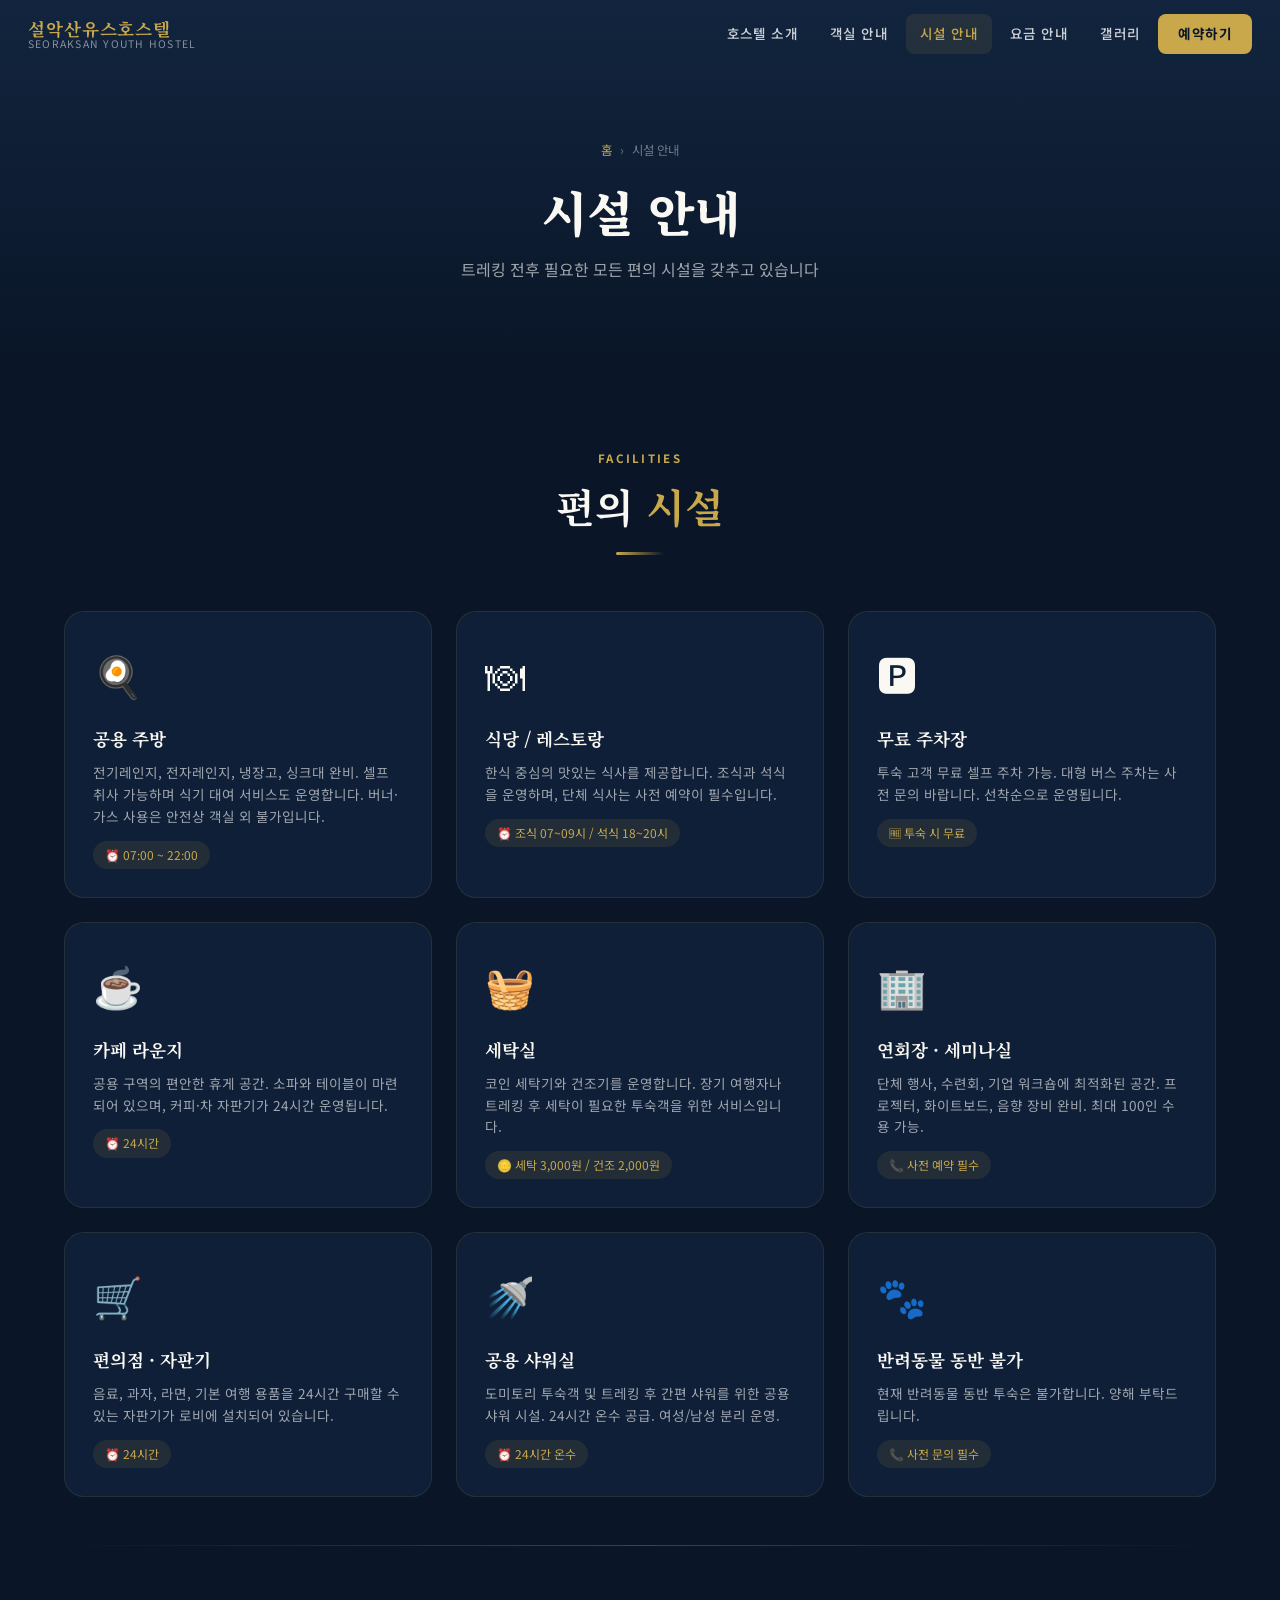
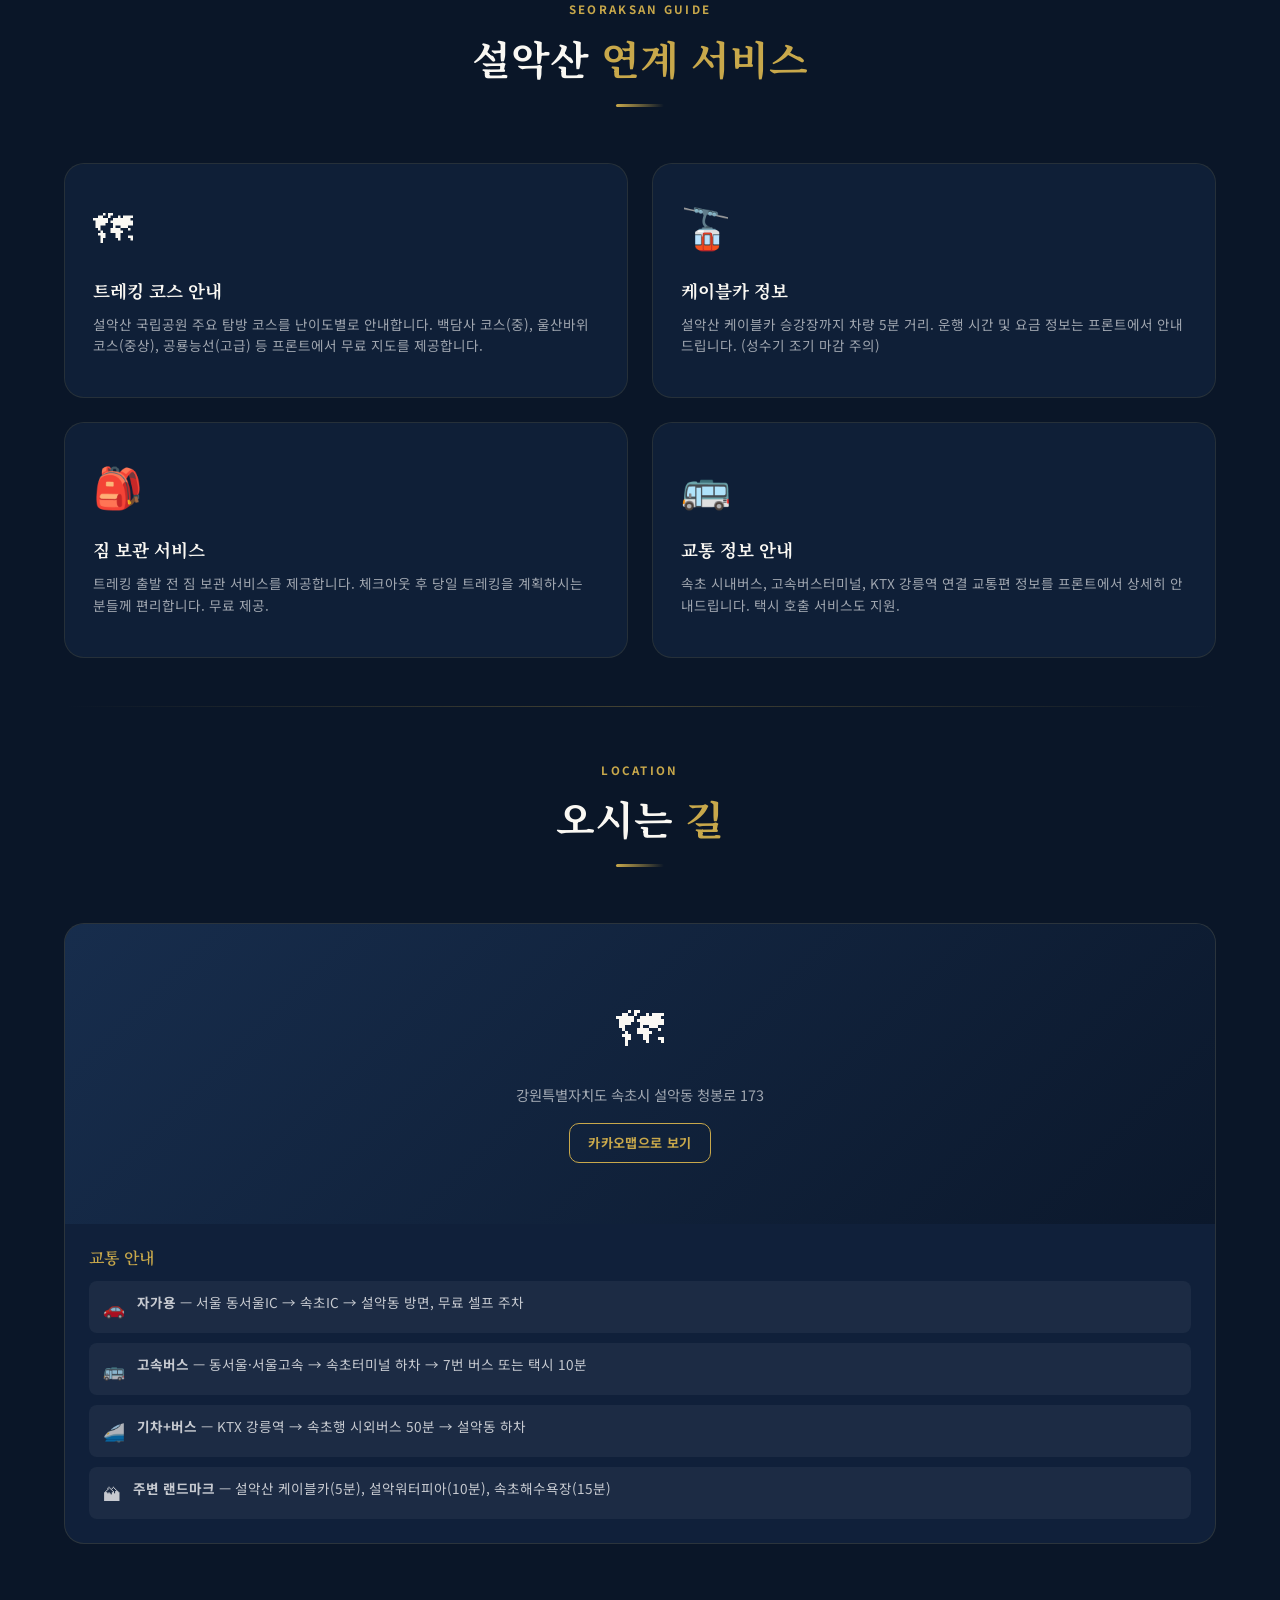
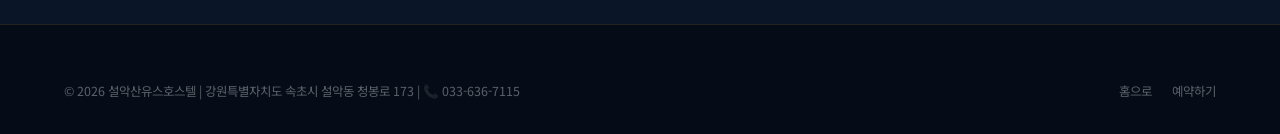
<file: pages/facilities.html>
<!DOCTYPE html>
<html lang="ko">
<head>
  <meta charset="UTF-8">
  <meta name="viewport" content="width=device-width, initial-scale=1.0">
  <meta name="theme-color" content="#1e3a5f">
  <meta name="description" content="설악산유스호스텔 시설 안내 — 공용 주방, 식당, 연회장, 세탁실, 주차장 등">
  <title>시설 안내 | 설악산유스호스텔</title>
  <link rel="manifest" href="../manifest.json">
  <link rel="stylesheet" href="../css/main.css">
  <link rel="icon" type="image/svg+xml" href="../images/icon-192.svg">
</head>
<body>
<nav class="nav scrolled" id="mainNav">
  <div class="nav-inner">
    <a href="../index.html" class="nav-logo">
      <span class="nav-logo-main">설악산유스호스텔</span>
      <span class="nav-logo-sub">Seoraksan Youth Hostel</span>
    </a>
    <ul class="nav-links">
      <li><a href="about.html">호스텔 소개</a></li>
      <li><a href="rooms.html">객실 안내</a></li>
      <li><a href="facilities.html" class="active">시설 안내</a></li>
      <li><a href="pricing.html">요금 안내</a></li>
      <li><a href="gallery.html">갤러리</a></li>
      <li><a href="reservation.html" class="nav-reserve-btn">예약하기</a></li>
    </ul>
    <button class="nav-toggle" onclick="toggleNav()"><span></span><span></span><span></span></button>
  </div>
</nav>
<div class="nav-mobile" id="mobileMenu">
  <a href="about.html">🏔 호스텔 소개</a>
  <a href="rooms.html">🛏 객실 안내</a>
  <a href="facilities.html">🏊 시설 안내</a>
  <a href="pricing.html">💰 요금 안내</a>
  <a href="gallery.html">📸 갤러리</a>
  <a href="reservation.html" class="mobile-reserve">📅 예약하기</a>
</div>

<div class="page-hero">
  <div class="container">
    <div class="page-hero-breadcrumb"><a href="../index.html">홈</a> <span>›</span> <span>시설 안내</span></div>
    <h1 class="page-hero-title">시설 안내</h1>
    <p class="page-hero-subtitle">트레킹 전후 필요한 모든 편의 시설을 갖추고 있습니다</p>
  </div>
</div>

<section class="section">
  <div class="container">
    <div class="section-header fade-up">
      <span class="section-label">Facilities</span>
      <h2 class="section-title">편의 <em>시설</em></h2>
      <div class="section-divider"></div>
    </div>

    <div class="grid-3 fade-up">
      <div class="facility-card">
        <div class="facility-card-icon">🍳</div>
        <h4 class="facility-card-title">공용 주방</h4>
        <p class="facility-card-desc">전기레인지, 전자레인지, 냉장고, 싱크대 완비. 셀프 취사 가능하며 식기 대여 서비스도 운영합니다. 버너·가스 사용은 안전상 객실 외 불가입니다.</p>
        <span class="facility-hours">⏰ 07:00 ~ 22:00</span>
      </div>
      <div class="facility-card">
        <div class="facility-card-icon">🍽</div>
        <h4 class="facility-card-title">식당 / 레스토랑</h4>
        <p class="facility-card-desc">한식 중심의 맛있는 식사를 제공합니다. 조식과 석식을 운영하며, 단체 식사는 사전 예약이 필수입니다.</p>
        <span class="facility-hours">⏰ 조식 07~09시 / 석식 18~20시</span>
      </div>
      <div class="facility-card">
        <div class="facility-card-icon">🅿️</div>
        <h4 class="facility-card-title">무료 주차장</h4>
        <p class="facility-card-desc">투숙 고객 무료 셀프 주차 가능. 대형 버스 주차는 사전 문의 바랍니다. 선착순으로 운영됩니다.</p>
        <span class="facility-hours">🆓 투숙 시 무료</span>
      </div>
      <div class="facility-card">
        <div class="facility-card-icon">☕</div>
        <h4 class="facility-card-title">카페 라운지</h4>
        <p class="facility-card-desc">공용 구역의 편안한 휴게 공간. 소파와 테이블이 마련되어 있으며, 커피·차 자판기가 24시간 운영됩니다.</p>
        <span class="facility-hours">⏰ 24시간</span>
      </div>
      <div class="facility-card">
        <div class="facility-card-icon">🧺</div>
        <h4 class="facility-card-title">세탁실</h4>
        <p class="facility-card-desc">코인 세탁기와 건조기를 운영합니다. 장기 여행자나 트레킹 후 세탁이 필요한 투숙객을 위한 서비스입니다.</p>
        <span class="facility-hours">🪙 세탁 3,000원 / 건조 2,000원</span>
      </div>
      <div class="facility-card">
        <div class="facility-card-icon">🏢</div>
        <h4 class="facility-card-title">연회장 · 세미나실</h4>
        <p class="facility-card-desc">단체 행사, 수련회, 기업 워크숍에 최적화된 공간. 프로젝터, 화이트보드, 음향 장비 완비. 최대 100인 수용 가능.</p>
        <span class="facility-hours">📞 사전 예약 필수</span>
      </div>
      <div class="facility-card">
        <div class="facility-card-icon">🛒</div>
        <h4 class="facility-card-title">편의점 · 자판기</h4>
        <p class="facility-card-desc">음료, 과자, 라면, 기본 여행 용품을 24시간 구매할 수 있는 자판기가 로비에 설치되어 있습니다.</p>
        <span class="facility-hours">⏰ 24시간</span>
      </div>
      <div class="facility-card">
        <div class="facility-card-icon">🚿</div>
        <h4 class="facility-card-title">공용 샤워실</h4>
        <p class="facility-card-desc">도미토리 투숙객 및 트레킹 후 간편 샤워를 위한 공용 샤워 시설. 24시간 온수 공급. 여성/남성 분리 운영.</p>
        <span class="facility-hours">⏰ 24시간 온수</span>
      </div>
      <div class="facility-card">
        <div class="facility-card-icon">🐾</div>
        <h4 class="facility-card-title">반려동물 동반 불가</h4>
        <p class="facility-card-desc">현재 반려동물 동반 투숙은 불가합니다. 양해 부탁드립니다.</p>
        <span class="facility-hours">📞 사전 문의 필수</span>
      </div>
    </div>

    <div class="divider"></div>

    <!-- Seoraksan Guide -->
    <div class="section-header fade-up">
      <span class="section-label">Seoraksan Guide</span>
      <h2 class="section-title">설악산 <em>연계 서비스</em></h2>
      <div class="section-divider"></div>
    </div>
    <div class="grid-2 fade-up">
      <div class="facility-card">
        <div class="facility-card-icon">🗺</div>
        <h4 class="facility-card-title">트레킹 코스 안내</h4>
        <p class="facility-card-desc">설악산 국립공원 주요 탐방 코스를 난이도별로 안내합니다. 백담사 코스(중), 울산바위 코스(중상), 공룡능선(고급) 등 프론트에서 무료 지도를 제공합니다.</p>
      </div>
      <div class="facility-card">
        <div class="facility-card-icon">🚡</div>
        <h4 class="facility-card-title">케이블카 정보</h4>
        <p class="facility-card-desc">설악산 케이블카 승강장까지 차량 5분 거리. 운행 시간 및 요금 정보는 프론트에서 안내드립니다. (성수기 조기 마감 주의)</p>
      </div>
      <div class="facility-card">
        <div class="facility-card-icon">🎒</div>
        <h4 class="facility-card-title">짐 보관 서비스</h4>
        <p class="facility-card-desc">트레킹 출발 전 짐 보관 서비스를 제공합니다. 체크아웃 후 당일 트레킹을 계획하시는 분들께 편리합니다. 무료 제공.</p>
      </div>
      <div class="facility-card">
        <div class="facility-card-icon">🚌</div>
        <h4 class="facility-card-title">교통 정보 안내</h4>
        <p class="facility-card-desc">속초 시내버스, 고속버스터미널, KTX 강릉역 연결 교통편 정보를 프론트에서 상세히 안내드립니다. 택시 호출 서비스도 지원.</p>
      </div>
    </div>

    <!-- Map Section -->
    <div class="divider"></div>
    <div class="section-header fade-up">
      <span class="section-label">Location</span>
      <h2 class="section-title">오시는 <em>길</em></h2>
      <div class="section-divider"></div>
    </div>
    <div class="map-box fade-up">
      <div class="map-placeholder">
        <span>🗺</span>
        <p style="font-size:0.9rem; color:rgba(255,255,255,0.6);">강원특별자치도 속초시 설악동 청봉로 173</p>
        <a href="https://map.kakao.com" target="_blank" class="btn btn-outline btn-sm">카카오맵으로 보기</a>
      </div>
      <div class="map-info">
        <h3>교통 안내</h3>
        <ul class="transport-list">
          <li class="transport-item">
            <span class="transport-icon">🚗</span>
            <span><strong>자가용</strong> — 서울 동서울IC → 속초IC → 설악동 방면, 무료 셀프 주차</span>
          </li>
          <li class="transport-item">
            <span class="transport-icon">🚌</span>
            <span><strong>고속버스</strong> — 동서울·서울고속 → 속초터미널 하차 → 7번 버스 또는 택시 10분</span>
          </li>
          <li class="transport-item">
            <span class="transport-icon">🚄</span>
            <span><strong>기차+버스</strong> — KTX 강릉역 → 속초행 시외버스 50분 → 설악동 하차</span>
          </li>
          <li class="transport-item">
            <span class="transport-icon">🏔</span>
            <span><strong>주변 랜드마크</strong> — 설악산 케이블카(5분), 설악워터피아(10분), 속초해수욕장(15분)</span>
          </li>
        </ul>
      </div>
    </div>

  </div>
</section>

<footer class="footer">
  <div class="container">
    <div class="footer-bottom" style="border-top:none; padding-top:0;">
      <p class="footer-copy">© 2026 설악산유스호스텔 | 강원특별자치도 속초시 설악동 청봉로 173 | 📞 033-636-7115</p>
      <div class="footer-bottom-links">
        <a href="../index.html">홈으로</a>
        <a href="reservation.html">예약하기</a>
      </div>
    </div>
  </div>
</footer>
<a href="reservation.html" class="float-reserve"><span>📅</span> 예약하기</a>
<script src="../js/app.js"></script>
</body>
</html>
</file>
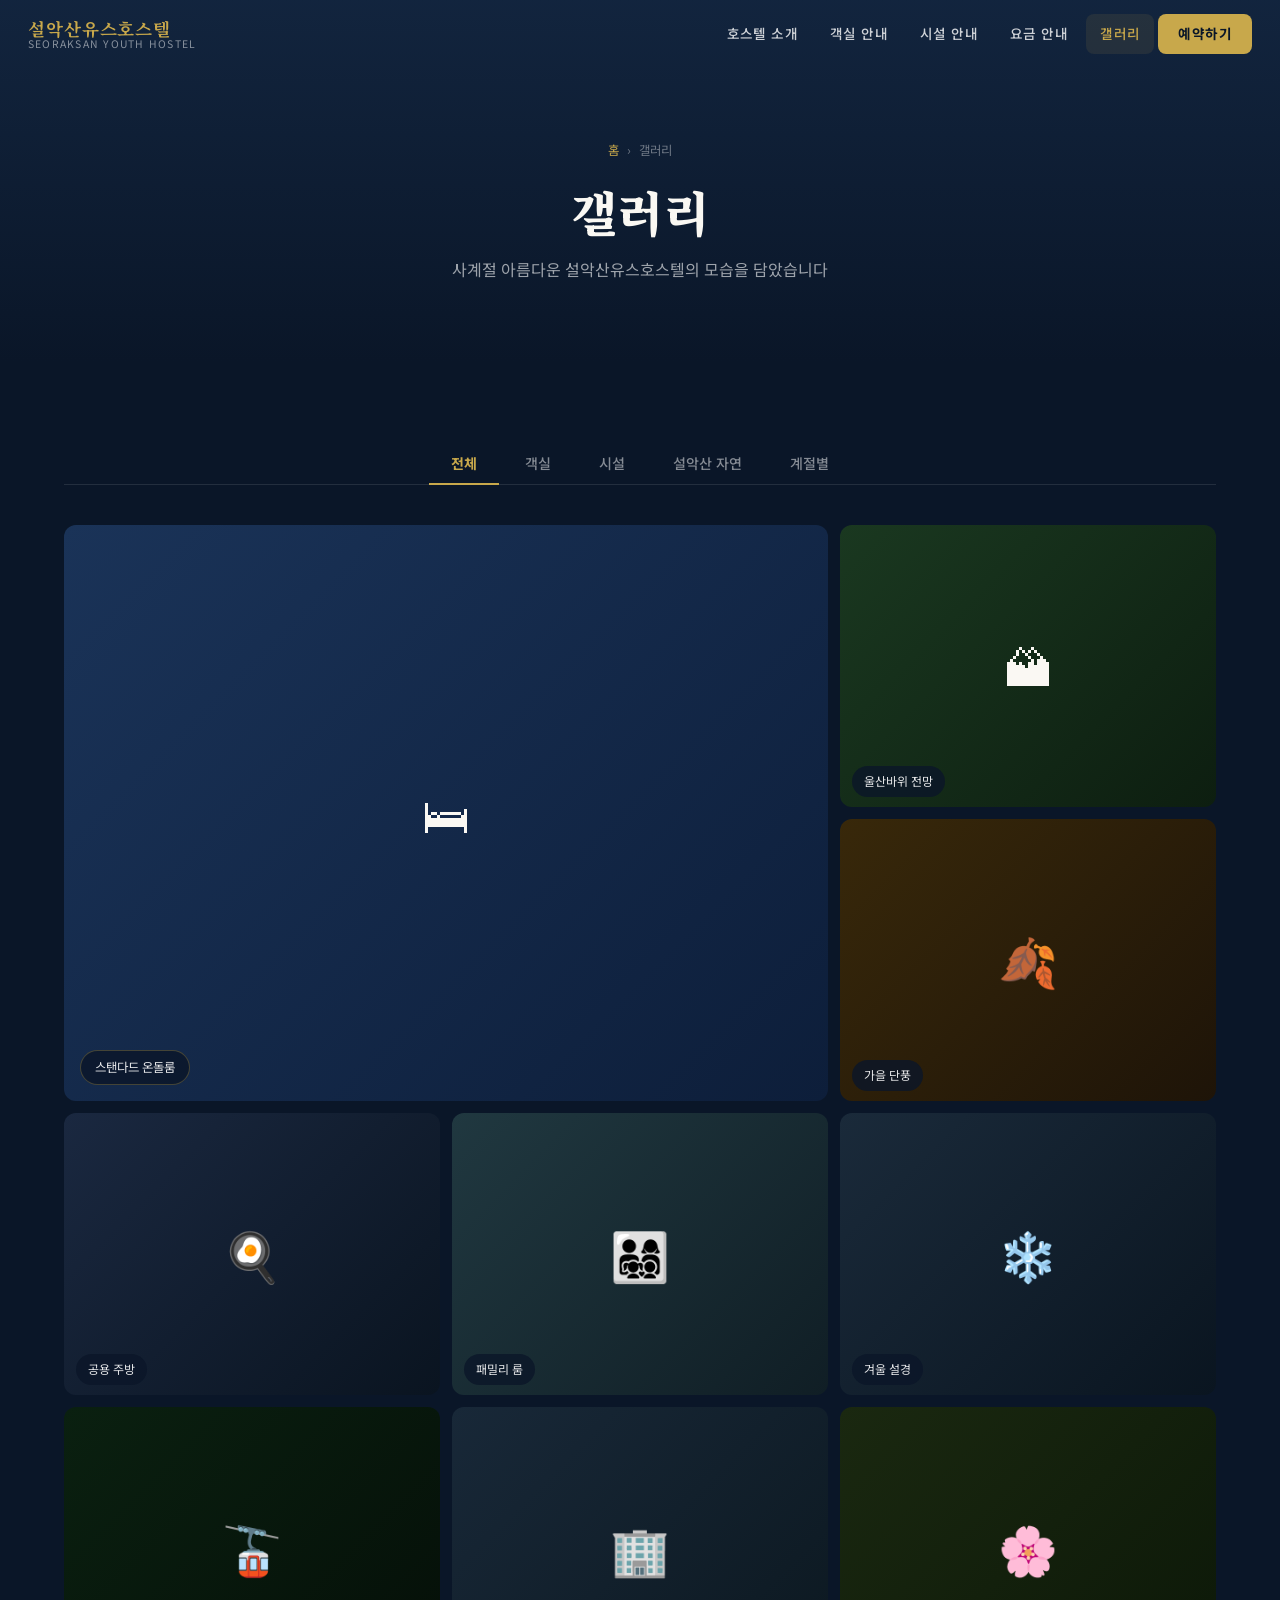
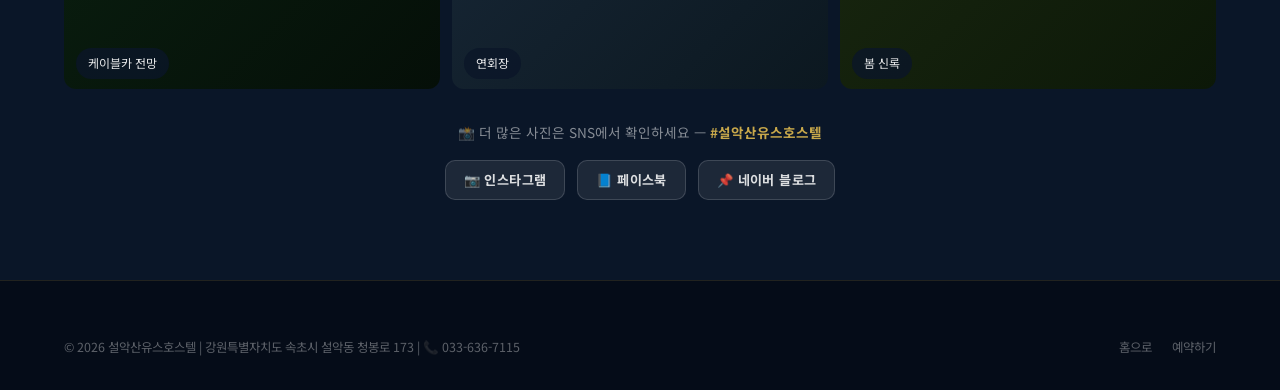
<file: pages/gallery.html>
<!DOCTYPE html>
<html lang="ko">
<head>
  <meta charset="UTF-8">
  <meta name="viewport" content="width=device-width, initial-scale=1.0">
  <meta name="theme-color" content="#1e3a5f">
  <title>갤러리 | 설악산유스호스텔</title>
  <link rel="manifest" href="../manifest.json">
  <link rel="stylesheet" href="../css/main.css">
  <link rel="icon" type="image/svg+xml" href="../images/icon-192.svg">
</head>
<body>
<nav class="nav scrolled" id="mainNav">
  <div class="nav-inner">
    <a href="../index.html" class="nav-logo">
      <span class="nav-logo-main">설악산유스호스텔</span>
      <span class="nav-logo-sub">Seoraksan Youth Hostel</span>
    </a>
    <ul class="nav-links">
      <li><a href="about.html">호스텔 소개</a></li>
      <li><a href="rooms.html">객실 안내</a></li>
      <li><a href="facilities.html">시설 안내</a></li>
      <li><a href="pricing.html">요금 안내</a></li>
      <li><a href="gallery.html" class="active">갤러리</a></li>
      <li><a href="reservation.html" class="nav-reserve-btn">예약하기</a></li>
    </ul>
    <button class="nav-toggle" onclick="toggleNav()"><span></span><span></span><span></span></button>
  </div>
</nav>
<div class="nav-mobile" id="mobileMenu">
  <a href="about.html">🏔 호스텔 소개</a>
  <a href="rooms.html">🛏 객실 안내</a>
  <a href="facilities.html">🏊 시설 안내</a>
  <a href="pricing.html">💰 요금 안내</a>
  <a href="gallery.html">📸 갤러리</a>
  <a href="reservation.html" class="mobile-reserve">📅 예약하기</a>
</div>

<div class="page-hero">
  <div class="container">
    <div class="page-hero-breadcrumb"><a href="../index.html">홈</a> <span>›</span> <span>갤러리</span></div>
    <h1 class="page-hero-title">갤러리</h1>
    <p class="page-hero-subtitle">사계절 아름다운 설악산유스호스텔의 모습을 담았습니다</p>
  </div>
</div>

<section class="section">
  <div class="container">
    <!-- Filter Tabs -->
    <div class="tabs fade-up" style="justify-content:center; margin-bottom:40px;">
      <button class="tab-btn active" onclick="filterGallery('all', this)">전체</button>
      <button class="tab-btn" onclick="filterGallery('room', this)">객실</button>
      <button class="tab-btn" onclick="filterGallery('facility', this)">시설</button>
      <button class="tab-btn" onclick="filterGallery('nature', this)">설악산 자연</button>
      <button class="tab-btn" onclick="filterGallery('season', this)">계절별</button>
    </div>

    <div class="gallery-grid fade-up" id="galleryGrid">
      <div class="gallery-item large" data-cat="room">
        <div class="gallery-illustration" style="background:linear-gradient(135deg,#1a3358,#0d1e3a); min-height:400px;">🛏</div>
        <div class="gallery-overlay"><span class="gallery-zoom">🔍</span></div>
        <div style="position:absolute;bottom:16px;left:16px; background:rgba(10,22,40,0.8); padding:6px 14px; border-radius:20px; font-size:0.78rem; color:rgba(255,255,255,0.9); border:1px solid rgba(200,168,75,0.3);">스탠다드 온돌룸</div>
      </div>
      <div class="gallery-item" data-cat="nature">
        <div class="gallery-illustration" style="background:linear-gradient(135deg,#1a3820,#0d1e10);">🏔</div>
        <div class="gallery-overlay"><span class="gallery-zoom">🔍</span></div>
        <div style="position:absolute;bottom:10px;left:12px; background:rgba(10,22,40,0.8); padding:5px 12px; border-radius:20px; font-size:0.75rem; color:rgba(255,255,255,0.9);">울산바위 전망</div>
      </div>
      <div class="gallery-item" data-cat="season">
        <div class="gallery-illustration" style="background:linear-gradient(135deg,#38280a,#1e1408);">🍂</div>
        <div class="gallery-overlay"><span class="gallery-zoom">🔍</span></div>
        <div style="position:absolute;bottom:10px;left:12px; background:rgba(10,22,40,0.8); padding:5px 12px; border-radius:20px; font-size:0.75rem; color:rgba(255,255,255,0.9);">가을 단풍</div>
      </div>
      <div class="gallery-item" data-cat="facility">
        <div class="gallery-illustration" style="background:linear-gradient(135deg,#1a2840,#0a1420);">🍳</div>
        <div class="gallery-overlay"><span class="gallery-zoom">🔍</span></div>
        <div style="position:absolute;bottom:10px;left:12px; background:rgba(10,22,40,0.8); padding:5px 12px; border-radius:20px; font-size:0.75rem; color:rgba(255,255,255,0.9);">공용 주방</div>
      </div>
      <div class="gallery-item" data-cat="room">
        <div class="gallery-illustration" style="background:linear-gradient(135deg,#203840,#101e25);">👨‍👩‍👧‍👦</div>
        <div class="gallery-overlay"><span class="gallery-zoom">🔍</span></div>
        <div style="position:absolute;bottom:10px;left:12px; background:rgba(10,22,40,0.8); padding:5px 12px; border-radius:20px; font-size:0.75rem; color:rgba(255,255,255,0.9);">패밀리 룸</div>
      </div>
      <div class="gallery-item" data-cat="season">
        <div class="gallery-illustration" style="background:linear-gradient(135deg,#1a2a3a,#0a1520);">❄️</div>
        <div class="gallery-overlay"><span class="gallery-zoom">🔍</span></div>
        <div style="position:absolute;bottom:10px;left:12px; background:rgba(10,22,40,0.8); padding:5px 12px; border-radius:20px; font-size:0.75rem; color:rgba(255,255,255,0.9);">겨울 설경</div>
      </div>
      <div class="gallery-item" data-cat="nature">
        <div class="gallery-illustration" style="background:linear-gradient(135deg,#0a2010,#050f08);">🚡</div>
        <div class="gallery-overlay"><span class="gallery-zoom">🔍</span></div>
        <div style="position:absolute;bottom:10px;left:12px; background:rgba(10,22,40,0.8); padding:5px 12px; border-radius:20px; font-size:0.75rem; color:rgba(255,255,255,0.9);">케이블카 전망</div>
      </div>
      <div class="gallery-item" data-cat="facility">
        <div class="gallery-illustration" style="background:linear-gradient(135deg,#182838,#0c1820);">🏢</div>
        <div class="gallery-overlay"><span class="gallery-zoom">🔍</span></div>
        <div style="position:absolute;bottom:10px;left:12px; background:rgba(10,22,40,0.8); padding:5px 12px; border-radius:20px; font-size:0.75rem; color:rgba(255,255,255,0.9);">연회장</div>
      </div>
      <div class="gallery-item" data-cat="season">
        <div class="gallery-illustration" style="background:linear-gradient(135deg,#1a2810,#0c1808);">🌸</div>
        <div class="gallery-overlay"><span class="gallery-zoom">🔍</span></div>
        <div style="position:absolute;bottom:10px;left:12px; background:rgba(10,22,40,0.8); padding:5px 12px; border-radius:20px; font-size:0.75rem; color:rgba(255,255,255,0.9);">봄 신록</div>
      </div>
    </div>

    <div class="mt-32 text-center fade-up">
      <p style="color:rgba(255,255,255,0.5); font-size:0.85rem; margin-bottom:16px;">
        📸 더 많은 사진은 SNS에서 확인하세요 — <strong style="color:var(--gold);">#설악산유스호스텔</strong>
      </p>
      <div style="display:flex; gap:12px; justify-content:center;">
        <a href="#" class="btn btn-ghost btn-sm">📷 인스타그램</a>
        <a href="#" class="btn btn-ghost btn-sm">📘 페이스북</a>
        <a href="#" class="btn btn-ghost btn-sm">📌 네이버 블로그</a>
      </div>
    </div>
  </div>
</section>

<footer class="footer">
  <div class="container">
    <div class="footer-bottom" style="border-top:none; padding-top:0;">
      <p class="footer-copy">© 2026 설악산유스호스텔 | 강원특별자치도 속초시 설악동 청봉로 173 | 📞 033-636-7115</p>
      <div class="footer-bottom-links"><a href="../index.html">홈으로</a><a href="reservation.html">예약하기</a></div>
    </div>
  </div>
</footer>

<a href="reservation.html" class="float-reserve"><span>📅</span> 예약하기</a>
<script src="../js/app.js"></script>
<script>
function filterGallery(cat, btn) {
  document.querySelectorAll('.tab-btn').forEach(b => b.classList.remove('active'));
  btn.classList.add('active');
  document.querySelectorAll('.gallery-item').forEach(item => {
    const show = cat === 'all' || item.dataset.cat === cat;
    item.style.display = show ? '' : 'none';
  });
}
</script>
</body>
</html>
</file>
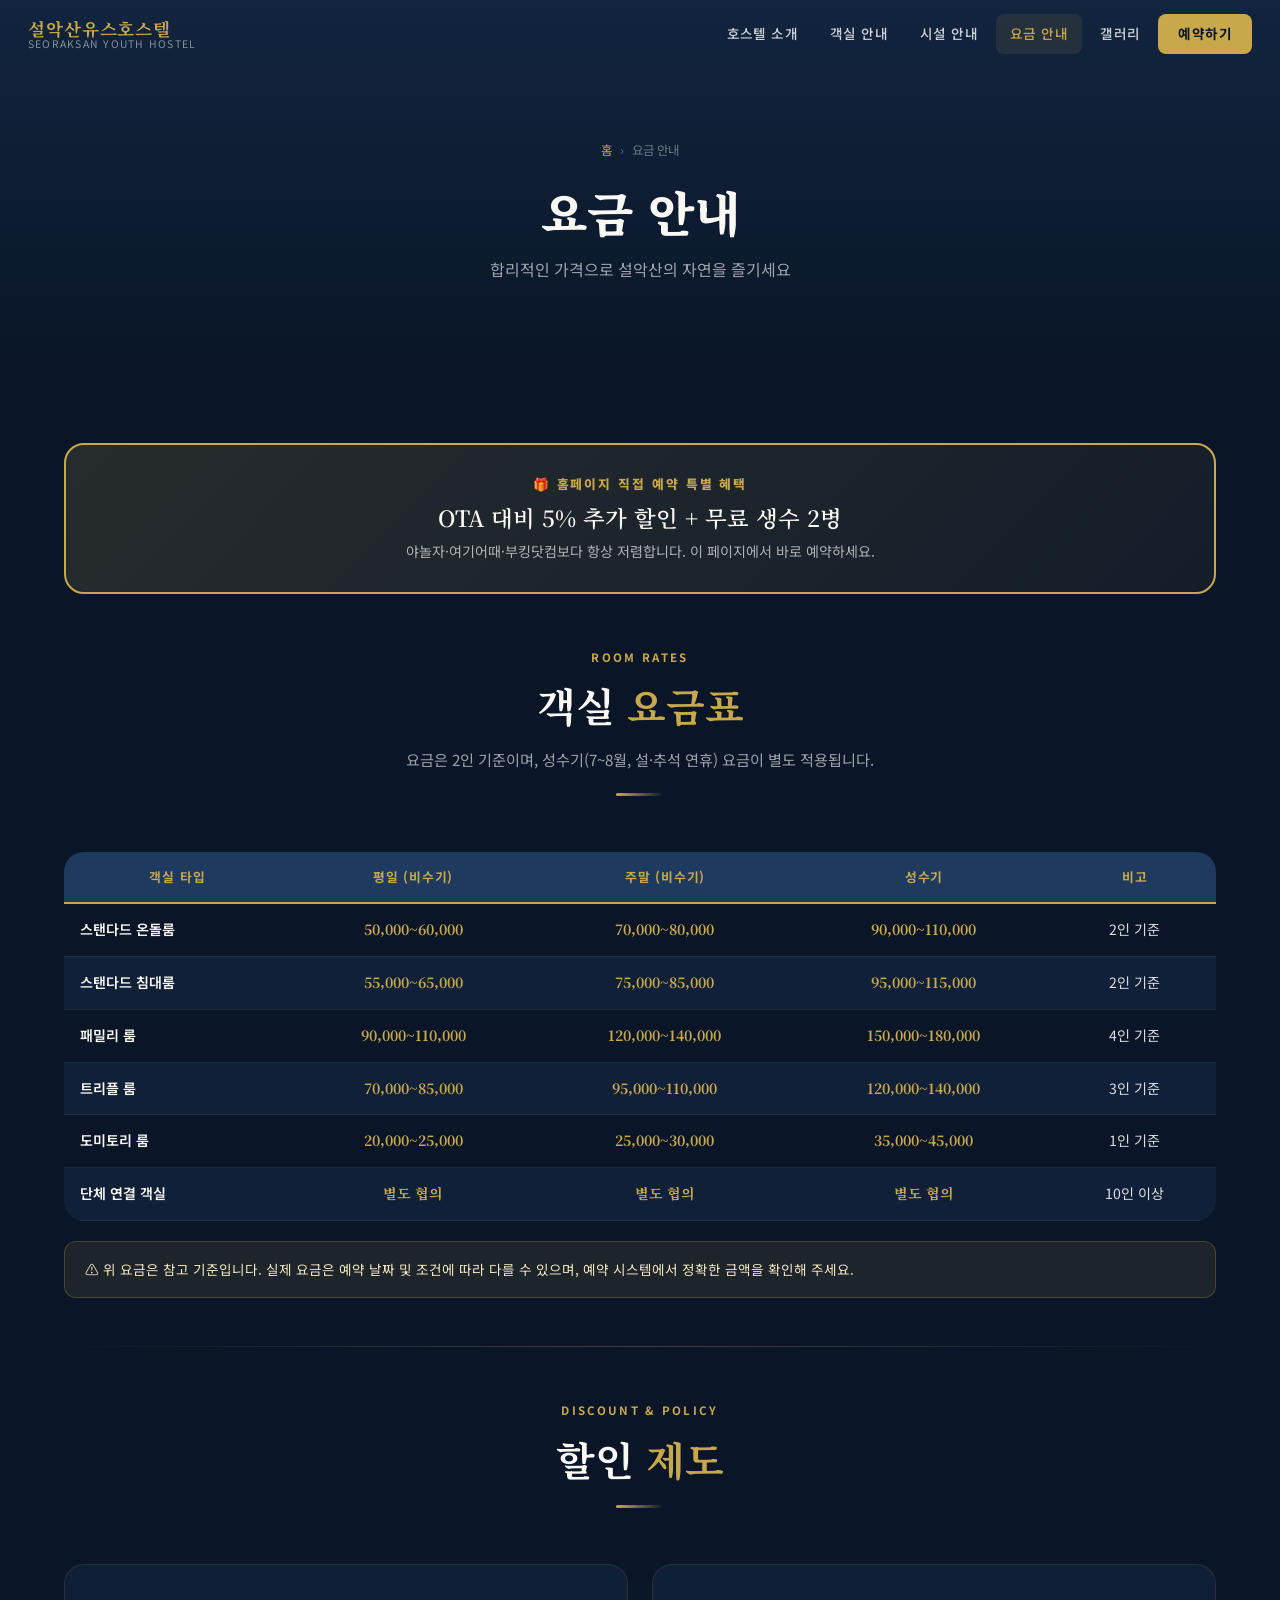
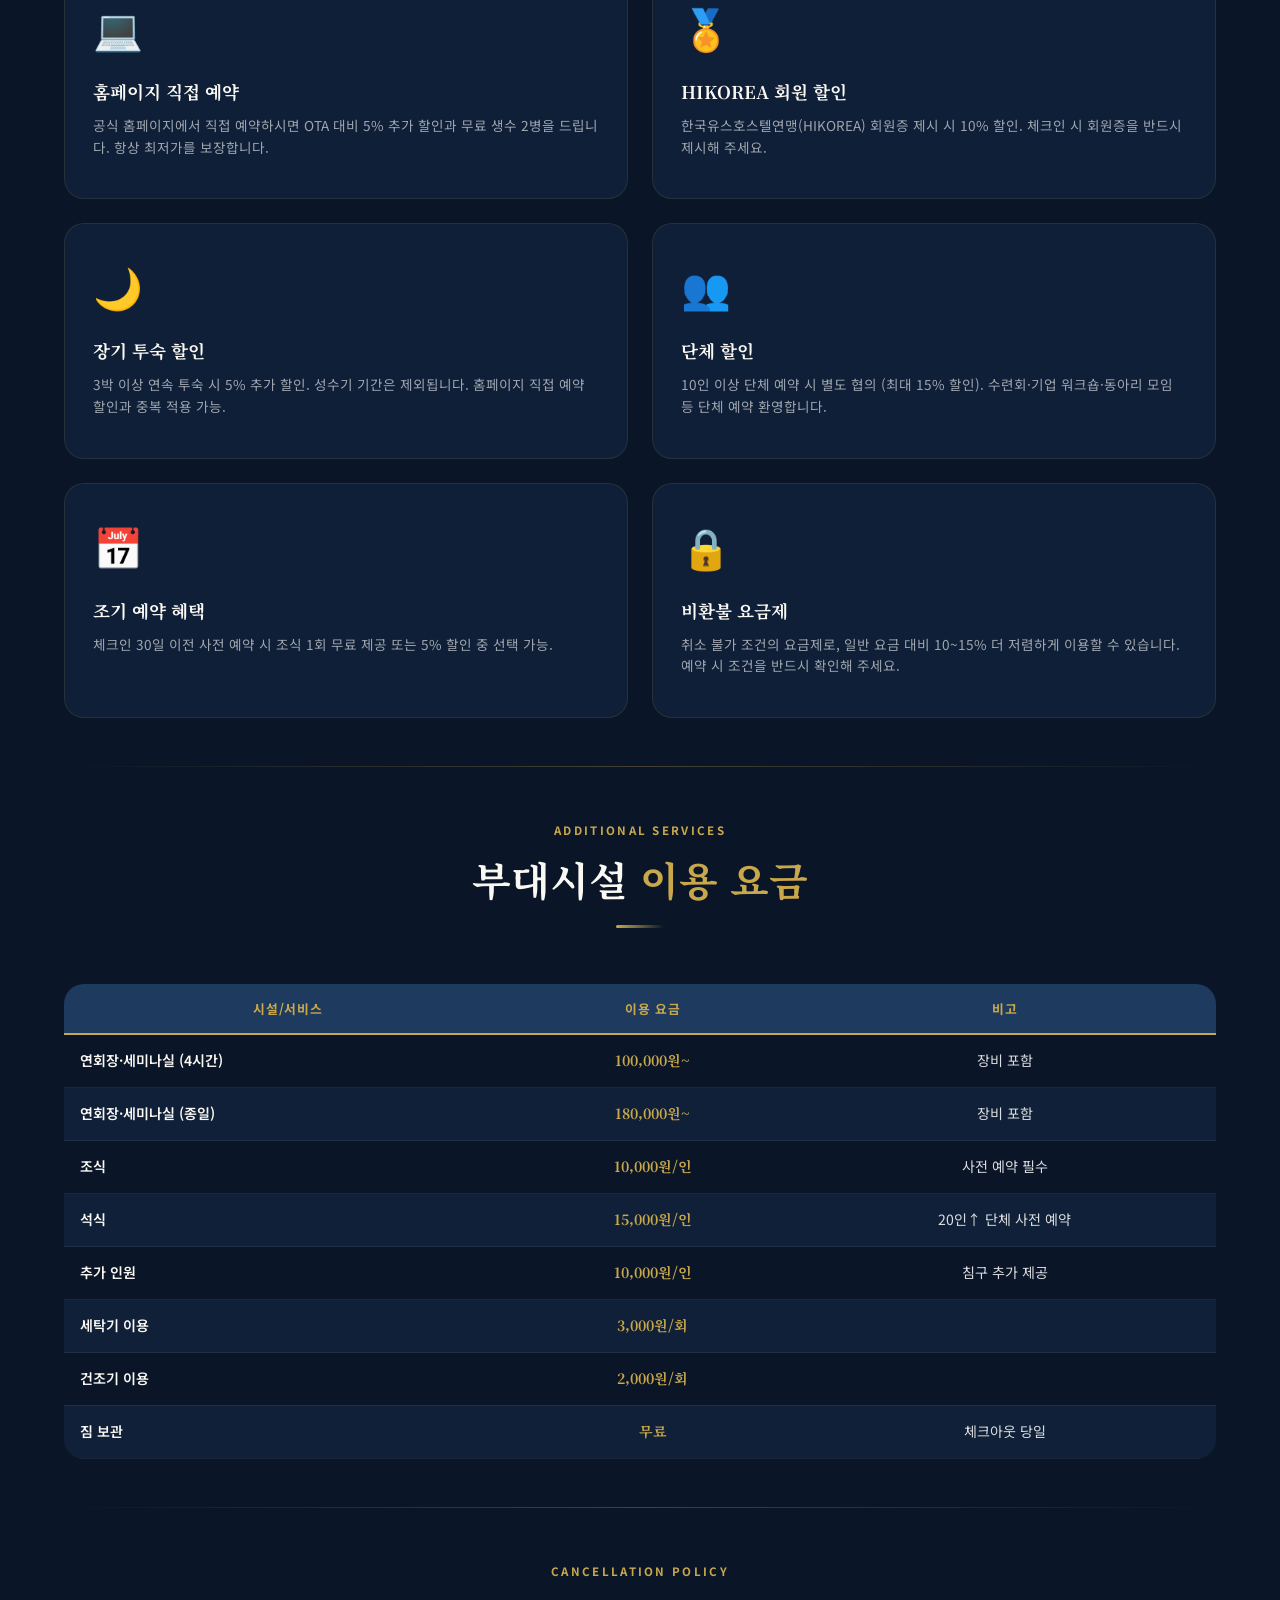
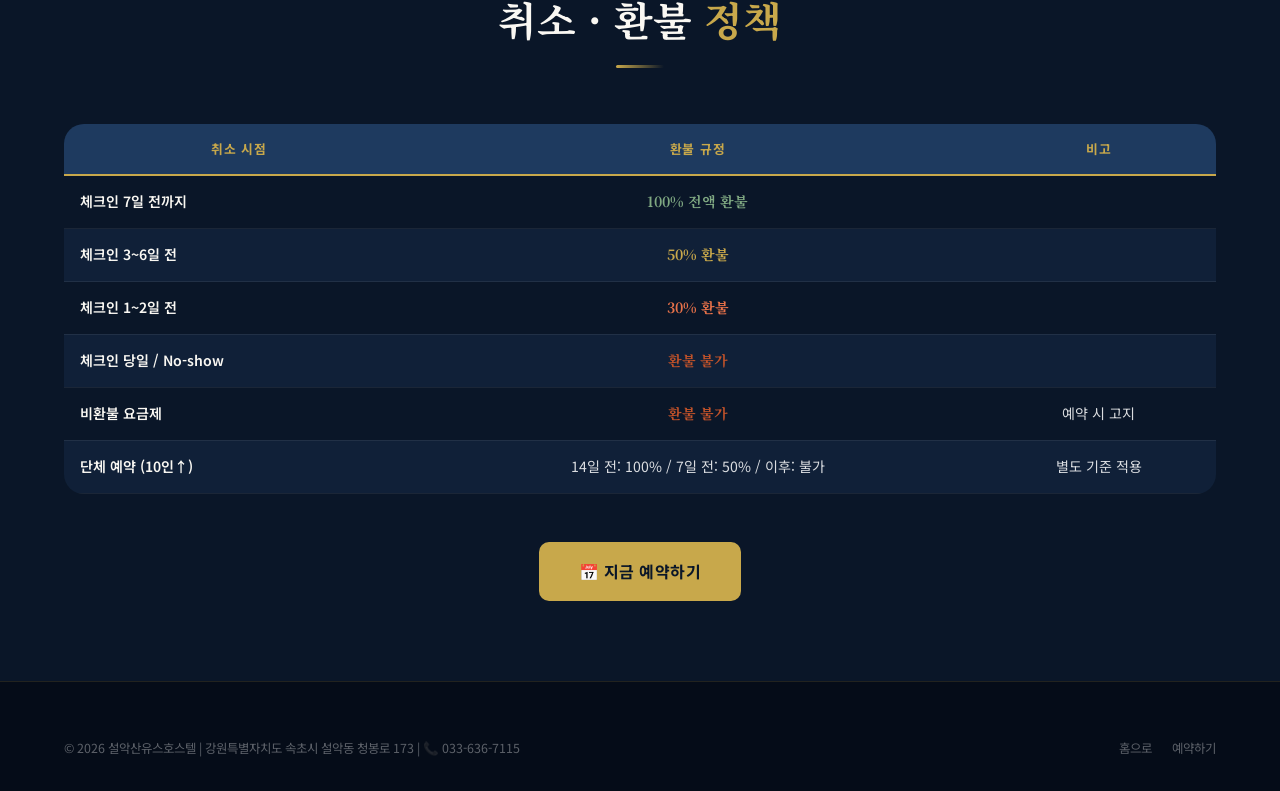
<file: pages/pricing.html>
<!DOCTYPE html>
<html lang="ko">
<head>
  <meta charset="UTF-8">
  <meta name="viewport" content="width=device-width, initial-scale=1.0">
  <meta name="theme-color" content="#1e3a5f">
  <title>요금 안내 | 설악산유스호스텔</title>
  <link rel="manifest" href="../manifest.json">
  <link rel="stylesheet" href="../css/main.css">
  <link rel="icon" type="image/svg+xml" href="../images/icon-192.svg">
</head>
<body>
<nav class="nav scrolled" id="mainNav">
  <div class="nav-inner">
    <a href="../index.html" class="nav-logo">
      <span class="nav-logo-main">설악산유스호스텔</span>
      <span class="nav-logo-sub">Seoraksan Youth Hostel</span>
    </a>
    <ul class="nav-links">
      <li><a href="about.html">호스텔 소개</a></li>
      <li><a href="rooms.html">객실 안내</a></li>
      <li><a href="facilities.html">시설 안내</a></li>
      <li><a href="pricing.html" class="active">요금 안내</a></li>
      <li><a href="gallery.html">갤러리</a></li>
      <li><a href="reservation.html" class="nav-reserve-btn">예약하기</a></li>
    </ul>
    <button class="nav-toggle" onclick="toggleNav()"><span></span><span></span><span></span></button>
  </div>
</nav>
<div class="nav-mobile" id="mobileMenu">
  <a href="about.html">🏔 호스텔 소개</a>
  <a href="rooms.html">🛏 객실 안내</a>
  <a href="facilities.html">🏊 시설 안내</a>
  <a href="pricing.html">💰 요금 안내</a>
  <a href="gallery.html">📸 갤러리</a>
  <a href="reservation.html" class="mobile-reserve">📅 예약하기</a>
</div>

<div class="page-hero">
  <div class="container">
    <div class="page-hero-breadcrumb"><a href="../index.html">홈</a> <span>›</span> <span>요금 안내</span></div>
    <h1 class="page-hero-title">요금 안내</h1>
    <p class="page-hero-subtitle">합리적인 가격으로 설악산의 자연을 즐기세요</p>
  </div>
</div>

<section class="section">
  <div class="container">

    <!-- Direct Booking Benefit -->
    <div style="background: linear-gradient(135deg, rgba(200,168,75,0.15), rgba(200,168,75,0.05)); border: 2px solid var(--gold); border-radius: var(--radius-lg); padding: 28px 36px; margin-bottom: 48px; text-align:center;" class="fade-up">
      <p style="font-size:0.8rem; color:var(--gold); font-weight:800; letter-spacing:0.15em; text-transform:uppercase; margin-bottom:8px;">🎁 홈페이지 직접 예약 특별 혜택</p>
      <h3 style="font-family:'Noto Serif KR',serif; color:var(--cream); font-size:1.4rem; margin-bottom:8px;">OTA 대비 5% 추가 할인 + 무료 생수 2병</h3>
      <p style="color:rgba(255,255,255,0.65); font-size:0.88rem;">야놀자·여기어때·부킹닷컴보다 항상 저렴합니다. 이 페이지에서 바로 예약하세요.</p>
    </div>

    <!-- Room Pricing Table -->
    <div class="section-header fade-up">
      <span class="section-label">Room Rates</span>
      <h2 class="section-title">객실 <em>요금표</em></h2>
      <p class="section-desc">요금은 2인 기준이며, 성수기(7~8월, 설·추석 연휴) 요금이 별도 적용됩니다.</p>
      <div class="section-divider"></div>
    </div>

    <div style="overflow-x: auto;" class="fade-up">
      <table class="pricing-table">
        <thead>
          <tr>
            <th>객실 타입</th>
            <th>평일 (비수기)</th>
            <th>주말 (비수기)</th>
            <th>성수기</th>
            <th>비고</th>
          </tr>
        </thead>
        <tbody>
          <tr>
            <td>스탠다드 온돌룸</td>
            <td class="price-val">50,000~60,000</td>
            <td class="price-val">70,000~80,000</td>
            <td class="price-val">90,000~110,000</td>
            <td>2인 기준</td>
          </tr>
          <tr>
            <td>스탠다드 침대룸</td>
            <td class="price-val">55,000~65,000</td>
            <td class="price-val">75,000~85,000</td>
            <td class="price-val">95,000~115,000</td>
            <td>2인 기준</td>
          </tr>
          <tr>
            <td>패밀리 룸</td>
            <td class="price-val">90,000~110,000</td>
            <td class="price-val">120,000~140,000</td>
            <td class="price-val">150,000~180,000</td>
            <td>4인 기준</td>
          </tr>
          <tr>
            <td>트리플 룸</td>
            <td class="price-val">70,000~85,000</td>
            <td class="price-val">95,000~110,000</td>
            <td class="price-val">120,000~140,000</td>
            <td>3인 기준</td>
          </tr>
          <tr>
            <td>도미토리 룸</td>
            <td class="price-val">20,000~25,000</td>
            <td class="price-val">25,000~30,000</td>
            <td class="price-val">35,000~45,000</td>
            <td>1인 기준</td>
          </tr>
          <tr>
            <td>단체 연결 객실</td>
            <td class="price-val">별도 협의</td>
            <td class="price-val">별도 협의</td>
            <td class="price-val">별도 협의</td>
            <td>10인 이상</td>
          </tr>
        </tbody>
      </table>
    </div>
    <div class="pricing-note">⚠️ 위 요금은 참고 기준입니다. 실제 요금은 예약 날짜 및 조건에 따라 다를 수 있으며, 예약 시스템에서 정확한 금액을 확인해 주세요.</div>

    <div class="divider"></div>

    <!-- Discount Policy -->
    <div class="section-header fade-up">
      <span class="section-label">Discount & Policy</span>
      <h2 class="section-title">할인 <em>제도</em></h2>
      <div class="section-divider"></div>
    </div>

    <div class="grid-2 fade-up">
      <div class="facility-card">
        <div class="facility-card-icon">💻</div>
        <h4 class="facility-card-title">홈페이지 직접 예약</h4>
        <p class="facility-card-desc">공식 홈페이지에서 직접 예약하시면 OTA 대비 5% 추가 할인과 무료 생수 2병을 드립니다. 항상 최저가를 보장합니다.</p>
      </div>
      <div class="facility-card">
        <div class="facility-card-icon">🏅</div>
        <h4 class="facility-card-title">HIKOREA 회원 할인</h4>
        <p class="facility-card-desc">한국유스호스텔연맹(HIKOREA) 회원증 제시 시 10% 할인. 체크인 시 회원증을 반드시 제시해 주세요.</p>
      </div>
      <div class="facility-card">
        <div class="facility-card-icon">🌙</div>
        <h4 class="facility-card-title">장기 투숙 할인</h4>
        <p class="facility-card-desc">3박 이상 연속 투숙 시 5% 추가 할인. 성수기 기간은 제외됩니다. 홈페이지 직접 예약 할인과 중복 적용 가능.</p>
      </div>
      <div class="facility-card">
        <div class="facility-card-icon">👥</div>
        <h4 class="facility-card-title">단체 할인</h4>
        <p class="facility-card-desc">10인 이상 단체 예약 시 별도 협의 (최대 15% 할인). 수련회·기업 워크숍·동아리 모임 등 단체 예약 환영합니다.</p>
      </div>
      <div class="facility-card">
        <div class="facility-card-icon">📅</div>
        <h4 class="facility-card-title">조기 예약 혜택</h4>
        <p class="facility-card-desc">체크인 30일 이전 사전 예약 시 조식 1회 무료 제공 또는 5% 할인 중 선택 가능.</p>
      </div>
      <div class="facility-card">
        <div class="facility-card-icon">🔒</div>
        <h4 class="facility-card-title">비환불 요금제</h4>
        <p class="facility-card-desc">취소 불가 조건의 요금제로, 일반 요금 대비 10~15% 더 저렴하게 이용할 수 있습니다. 예약 시 조건을 반드시 확인해 주세요.</p>
      </div>
    </div>

    <div class="divider"></div>

    <!-- Additional Fees -->
    <div class="section-header fade-up">
      <span class="section-label">Additional Services</span>
      <h2 class="section-title">부대시설 <em>이용 요금</em></h2>
      <div class="section-divider"></div>
    </div>

    <div style="overflow-x:auto;" class="fade-up">
      <table class="pricing-table">
        <thead>
          <tr><th>시설/서비스</th><th>이용 요금</th><th>비고</th></tr>
        </thead>
        <tbody>
          <tr><td>연회장·세미나실 (4시간)</td><td class="price-val">100,000원~</td><td>장비 포함</td></tr>
          <tr><td>연회장·세미나실 (종일)</td><td class="price-val">180,000원~</td><td>장비 포함</td></tr>
          <tr><td>조식</td><td class="price-val">10,000원/인</td><td>사전 예약 필수</td></tr>
          <tr><td>석식</td><td class="price-val">15,000원/인</td><td>20인↑ 단체 사전 예약</td></tr>
          <tr><td>추가 인원</td><td class="price-val">10,000원/인</td><td>침구 추가 제공</td></tr>
          <tr><td>세탁기 이용</td><td class="price-val">3,000원/회</td><td></td></tr>
          <tr><td>건조기 이용</td><td class="price-val">2,000원/회</td><td></td></tr>
          <tr><td>짐 보관</td><td class="price-val">무료</td><td>체크아웃 당일</td></tr>
        </tbody>
      </table>
    </div>

    <div class="divider"></div>

    <!-- Cancellation Policy -->
    <div id="cancellation" class="section-header fade-up">
      <span class="section-label">Cancellation Policy</span>
      <h2 class="section-title">취소 · 환불 <em>정책</em></h2>
      <div class="section-divider"></div>
    </div>

    <div style="overflow-x:auto;" class="fade-up">
      <table class="pricing-table">
        <thead>
          <tr><th>취소 시점</th><th>환불 규정</th><th>비고</th></tr>
        </thead>
        <tbody>
          <tr><td>체크인 7일 전까지</td><td class="price-val" style="color:var(--sage);">100% 전액 환불</td><td></td></tr>
          <tr><td>체크인 3~6일 전</td><td class="price-val" style="color:var(--gold);">50% 환불</td><td></td></tr>
          <tr><td>체크인 1~2일 전</td><td class="price-val" style="color:#e8724a;">30% 환불</td><td></td></tr>
          <tr><td>체크인 당일 / No-show</td><td class="price-val" style="color:var(--rust);">환불 불가</td><td></td></tr>
          <tr><td>비환불 요금제</td><td class="price-val" style="color:var(--rust);">환불 불가</td><td>예약 시 고지</td></tr>
          <tr><td>단체 예약 (10인↑)</td><td>14일 전: 100% / 7일 전: 50% / 이후: 불가</td><td>별도 기준 적용</td></tr>
        </tbody>
      </table>
    </div>

    <div class="mt-48 fade-up" style="text-align:center;">
      <a href="reservation.html" class="btn btn-primary btn-lg">📅 지금 예약하기</a>
    </div>

  </div>
</section>

<footer class="footer">
  <div class="container">
    <div class="footer-bottom" style="border-top:none; padding-top:0;">
      <p class="footer-copy">© 2026 설악산유스호스텔 | 강원특별자치도 속초시 설악동 청봉로 173 | 📞 033-636-7115</p>
      <div class="footer-bottom-links"><a href="../index.html">홈으로</a><a href="reservation.html">예약하기</a></div>
    </div>
  </div>
</footer>
<a href="reservation.html" class="float-reserve"><span>📅</span> 예약하기</a>
<script src="../js/app.js"></script>
</body>
</html>
</file>
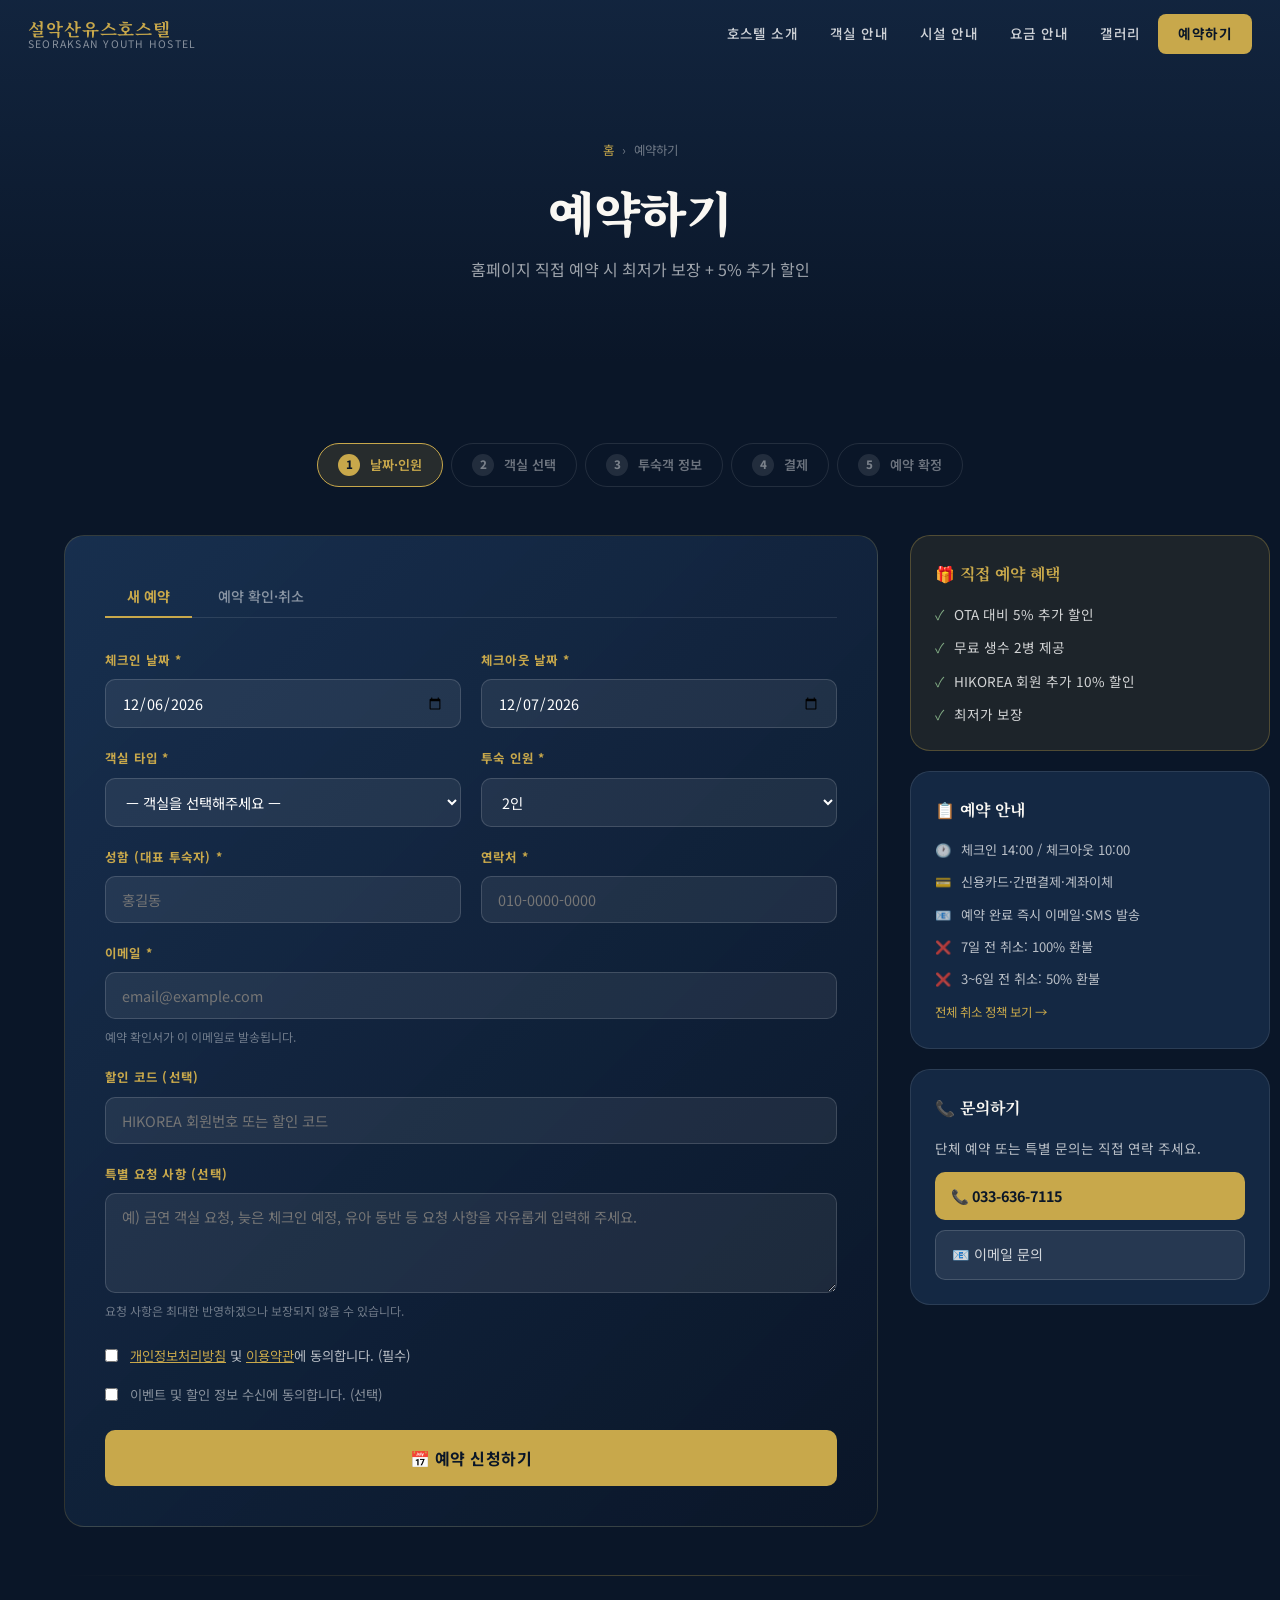
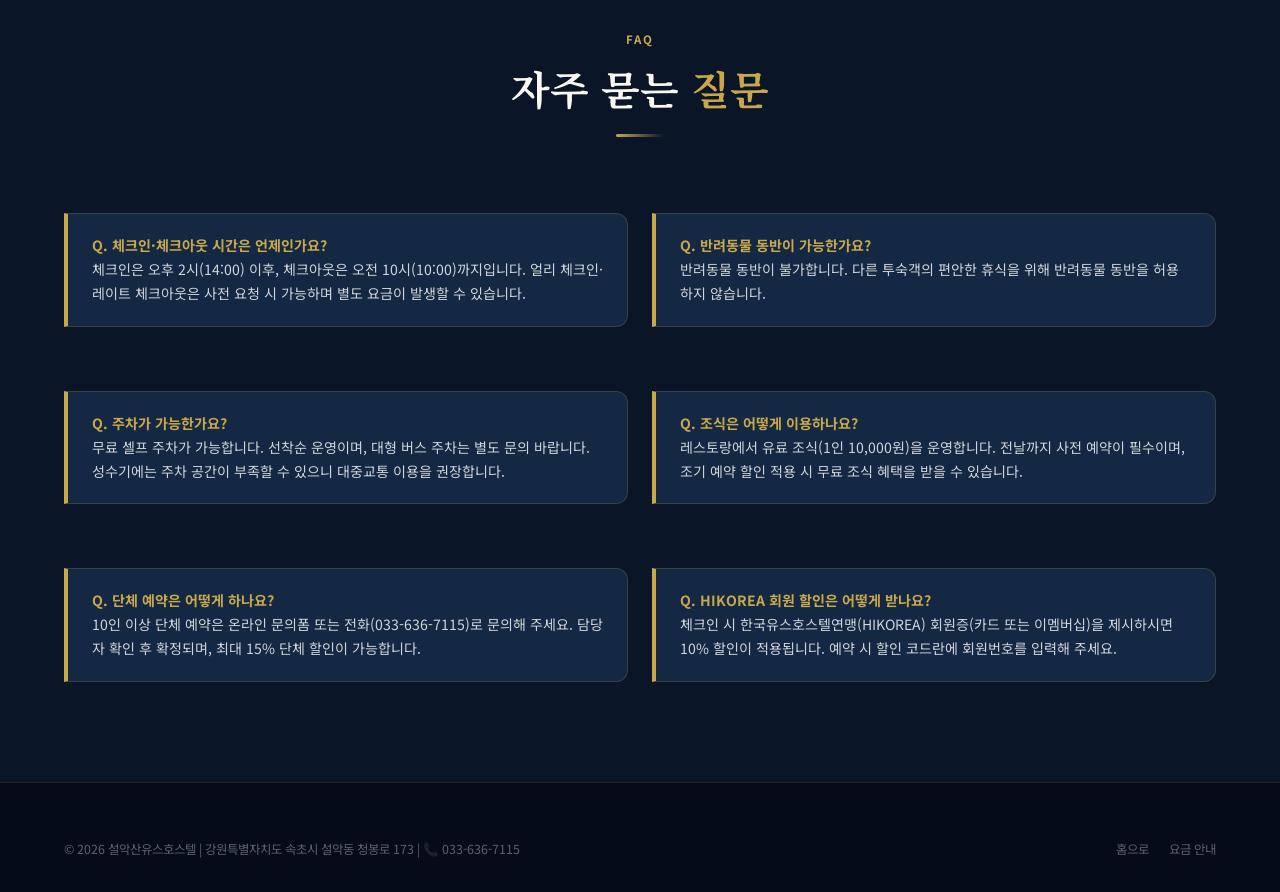
<file: pages/reservation.html>
<!DOCTYPE html>
<html lang="ko">
<head>
  <meta charset="UTF-8">
  <meta name="viewport" content="width=device-width, initial-scale=1.0">
  <meta name="theme-color" content="#1e3a5f">
  <title>예약하기 | 설악산유스호스텔</title>
  <link rel="manifest" href="../manifest.json">
  <link rel="stylesheet" href="../css/main.css">
  <link rel="icon" type="image/svg+xml" href="../images/icon-192.svg">
</head>
<body>
<nav class="nav scrolled" id="mainNav">
  <div class="nav-inner">
    <a href="../index.html" class="nav-logo">
      <span class="nav-logo-main">설악산유스호스텔</span>
      <span class="nav-logo-sub">Seoraksan Youth Hostel</span>
    </a>
    <ul class="nav-links">
      <li><a href="about.html">호스텔 소개</a></li>
      <li><a href="rooms.html">객실 안내</a></li>
      <li><a href="facilities.html">시설 안내</a></li>
      <li><a href="pricing.html">요금 안내</a></li>
      <li><a href="gallery.html">갤러리</a></li>
      <li><a href="reservation.html" class="nav-reserve-btn active">예약하기</a></li>
    </ul>
    <button class="nav-toggle" onclick="toggleNav()"><span></span><span></span><span></span></button>
  </div>
</nav>
<div class="nav-mobile" id="mobileMenu">
  <a href="about.html">🏔 호스텔 소개</a>
  <a href="rooms.html">🛏 객실 안내</a>
  <a href="facilities.html">🏊 시설 안내</a>
  <a href="pricing.html">💰 요금 안내</a>
  <a href="gallery.html">📸 갤러리</a>
  <a href="reservation.html" class="mobile-reserve">📅 예약하기</a>
</div>

<div class="page-hero">
  <div class="container">
    <div class="page-hero-breadcrumb"><a href="../index.html">홈</a> <span>›</span> <span>예약하기</span></div>
    <h1 class="page-hero-title">예약하기</h1>
    <p class="page-hero-subtitle">홈페이지 직접 예약 시 최저가 보장 + 5% 추가 할인</p>
  </div>
</div>

<section class="section">
  <div class="container">

    <!-- Booking Steps -->
    <div class="booking-steps fade-up">
      <div class="step active" id="step1"><div class="step-num">1</div> 날짜·인원</div>
      <div class="step" id="step2"><div class="step-num">2</div> 객실 선택</div>
      <div class="step" id="step3"><div class="step-num">3</div> 투숙객 정보</div>
      <div class="step" id="step4"><div class="step-num">4</div> 결제</div>
      <div class="step" id="step5"><div class="step-num">5</div> 예약 확정</div>
    </div>

    <div style="display:grid; grid-template-columns: 1fr 360px; gap: 32px; align-items: start;" class="fade-up">

      <!-- Reservation Form -->
      <div>
        <div class="reservation-section" id="tabs1" data-tabs>
          <!-- Tabs -->
          <div class="tabs">
            <button class="tab-btn active" onclick="switchTab(0)">새 예약</button>
            <button class="tab-btn" onclick="switchTab(1)" id="checkTab">예약 확인·취소</button>
          </div>

          <!-- Tab 1: New Reservation -->
          <div class="tab-panel active" id="newReservationPanel">
            <form onsubmit="handleReservation(event)">
              <div class="form-grid">
                <div class="form-field">
                  <label class="form-label">체크인 날짜 *</label>
                  <input type="date" id="resCheckin" class="form-input" required>
                </div>
                <div class="form-field">
                  <label class="form-label">체크아웃 날짜 *</label>
                  <input type="date" id="resCheckout" class="form-input" required>
                </div>
                <div class="form-field">
                  <label class="form-label">객실 타입 *</label>
                  <select id="resRoom" class="form-select" required>
                    <option value="">— 객실을 선택해주세요 —</option>
                    <option value="ondol">스탠다드 온돌룸 (2인 기준, 50,000원~)</option>
                    <option value="bed">스탠다드 침대룸 (2인 기준, 55,000원~)</option>
                    <option value="family">패밀리 룸 (4인 기준, 90,000원~)</option>
                    <option value="triple">트리플 룸 (3인 기준, 70,000원~)</option>
                    <option value="dormitory">도미토리 룸 (1인, 20,000원~)</option>
                    <option value="group">단체 연결 객실 (10인↑, 별도 협의)</option>
                  </select>
                </div>
                <div class="form-field">
                  <label class="form-label">투숙 인원 *</label>
                  <select id="resGuests" class="form-select" required>
                    <option value="1">1인</option>
                    <option value="2" selected>2인</option>
                    <option value="3">3인</option>
                    <option value="4">4인</option>
                    <option value="5">5인 이상</option>
                  </select>
                </div>
                <div class="form-field">
                  <label class="form-label">성함 (대표 투숙자) *</label>
                  <input type="text" id="resName" class="form-input" placeholder="홍길동" required>
                </div>
                <div class="form-field">
                  <label class="form-label">연락처 *</label>
                  <input type="tel" id="resPhone" class="form-input" placeholder="010-0000-0000" required>
                </div>
                <div class="form-field full">
                  <label class="form-label">이메일 *</label>
                  <input type="email" id="resEmail" class="form-input" placeholder="email@example.com" required>
                  <p class="form-helper">예약 확인서가 이 이메일로 발송됩니다.</p>
                </div>
                <div class="form-field full">
                  <label class="form-label">할인 코드 (선택)</label>
                  <input type="text" id="resDiscount" class="form-input" placeholder="HIKOREA 회원번호 또는 할인 코드">
                </div>
                <div class="form-field full">
                  <label class="form-label">특별 요청 사항 (선택)</label>
                  <textarea id="resRequest" class="form-textarea" placeholder="예) 금연 객실 요청, 늦은 체크인 예정, 유아 동반 등 요청 사항을 자유롭게 입력해 주세요."></textarea>
                  <p class="form-helper">요청 사항은 최대한 반영하겠으나 보장되지 않을 수 있습니다.</p>
                </div>
              </div>

              <!-- Price Preview -->
              <div id="pricePreview" style="display:none; background: rgba(200,168,75,0.08); border: 1px solid rgba(200,168,75,0.25); border-radius: var(--radius); padding: 20px; margin: 24px 0;">
                <p style="font-size:0.8rem; color:var(--gold); font-weight:700; margin-bottom:12px; letter-spacing:0.1em;">💰 예상 요금</p>
                <div id="priceDetails" style="font-size:0.88rem; color:rgba(255,255,255,0.8); line-height:2;">
                </div>
              </div>

              <div style="margin-top: 24px;">
                <label style="display:flex; align-items:flex-start; gap:12px; cursor:pointer; margin-bottom:16px;">
                  <input type="checkbox" required style="margin-top:4px; accent-color:var(--gold);">
                  <span style="font-size:0.83rem; color:rgba(255,255,255,0.7);">
                    <a href="#" style="color:var(--gold); text-decoration:underline;">개인정보처리방침</a> 및 
                    <a href="#" style="color:var(--gold); text-decoration:underline;">이용약관</a>에 동의합니다. (필수)
                  </span>
                </label>
                <label style="display:flex; align-items:flex-start; gap:12px; cursor:pointer; margin-bottom:24px;">
                  <input type="checkbox" style="margin-top:4px; accent-color:var(--gold);">
                  <span style="font-size:0.83rem; color:rgba(255,255,255,0.5);">이벤트 및 할인 정보 수신에 동의합니다. (선택)</span>
                </label>
                <button type="submit" class="btn btn-primary btn-lg" style="width:100%; justify-content:center;">
                  📅 예약 신청하기
                </button>
              </div>
            </form>
          </div>

          <!-- Tab 2: Check Reservation -->
          <div class="tab-panel" id="checkReservationPanel">
            <div style="padding: 20px 0;">
              <p style="color:rgba(255,255,255,0.7); margin-bottom:24px; font-size:0.9rem;">예약번호와 이름으로 예약 내역을 조회하실 수 있습니다.</p>
              <div style="display:flex; flex-direction:column; gap:16px;">
                <div class="form-field">
                  <label class="form-label">예약 번호</label>
                  <input type="text" class="form-input" placeholder="예) SYH-2026-XXXXXX">
                </div>
                <div class="form-field">
                  <label class="form-label">예약자 성함</label>
                  <input type="text" class="form-input" placeholder="홍길동">
                </div>
                <button class="btn btn-primary" onclick="showModal('<div style=\'text-align:center;padding:12px 0\'><div style=\'font-size:3rem;margin-bottom:16px\'>🔍</div><h3 style=\'color:var(--gold);margin-bottom:12px;font-family:Noto Serif KR,serif\'>조회 결과</h3><p style=\'color:rgba(255,255,255,0.75);font-size:0.9rem;line-height:1.7\'>입력하신 정보로 예약 내역을 찾을 수 없습니다.<br><br>예약번호는 예약 확인 이메일/SMS에서<br>확인하실 수 있습니다.<br><br>문의: 📞 033-636-7115</p></div>')">예약 조회</button>
              </div>
            </div>
          </div>
        </div>
      </div>

      <!-- Sidebar -->
      <div>
        <!-- Benefits -->
        <div style="background: rgba(200,168,75,0.1); border: 1px solid rgba(200,168,75,0.3); border-radius: var(--radius-lg); padding: 24px; margin-bottom: 20px;">
          <h4 style="color:var(--gold); font-family:'Noto Serif KR',serif; margin-bottom:16px; font-size:1rem;">🎁 직접 예약 혜택</h4>
          <ul style="list-style:none; display:flex; flex-direction:column; gap:10px;">
            <li style="display:flex; gap:10px; font-size:0.85rem; color:rgba(255,255,255,0.8);">
              <span style="color:var(--sage);">✓</span> OTA 대비 5% 추가 할인
            </li>
            <li style="display:flex; gap:10px; font-size:0.85rem; color:rgba(255,255,255,0.8);">
              <span style="color:var(--sage);">✓</span> 무료 생수 2병 제공
            </li>
            <li style="display:flex; gap:10px; font-size:0.85rem; color:rgba(255,255,255,0.8);">
              <span style="color:var(--sage);">✓</span> HIKOREA 회원 추가 10% 할인
            </li>
            <li style="display:flex; gap:10px; font-size:0.85rem; color:rgba(255,255,255,0.8);">
              <span style="color:var(--sage);">✓</span> 최저가 보장
            </li>
          </ul>
        </div>

        <!-- Policy Summary -->
        <div style="background: rgba(30,58,95,0.5); border: 1px solid rgba(255,255,255,0.1); border-radius: var(--radius-lg); padding: 24px; margin-bottom: 20px;">
          <h4 style="color:var(--cream); font-family:'Noto Serif KR',serif; margin-bottom:16px; font-size:1rem;">📋 예약 안내</h4>
          <ul style="list-style:none; display:flex; flex-direction:column; gap:10px;">
            <li style="display:flex; gap:10px; font-size:0.82rem; color:rgba(255,255,255,0.7);">
              <span>🕐</span> 체크인 14:00 / 체크아웃 10:00
            </li>
            <li style="display:flex; gap:10px; font-size:0.82rem; color:rgba(255,255,255,0.7);">
              <span>💳</span> 신용카드·간편결제·계좌이체
            </li>
            <li style="display:flex; gap:10px; font-size:0.82rem; color:rgba(255,255,255,0.7);">
              <span>📧</span> 예약 완료 즉시 이메일·SMS 발송
            </li>
            <li style="display:flex; gap:10px; font-size:0.82rem; color:rgba(255,255,255,0.7);">
              <span>❌</span> 7일 전 취소: 100% 환불
            </li>
            <li style="display:flex; gap:10px; font-size:0.82rem; color:rgba(255,255,255,0.7);">
              <span>❌</span> 3~6일 전 취소: 50% 환불
            </li>
          </ul>
          <a href="pricing.html#cancellation" style="font-size:0.78rem; color:var(--gold); text-decoration:none; display:block; margin-top:12px;">전체 취소 정책 보기 →</a>
        </div>

        <!-- Contact -->
        <div style="background: rgba(30,58,95,0.5); border: 1px solid rgba(255,255,255,0.1); border-radius: var(--radius-lg); padding: 24px;">
          <h4 style="color:var(--cream); font-family:'Noto Serif KR',serif; margin-bottom:16px; font-size:1rem;">📞 문의하기</h4>
          <p style="font-size:0.85rem; color:rgba(255,255,255,0.7); margin-bottom:12px;">단체 예약 또는 특별 문의는 직접 연락 주세요.</p>
          <a href="tel:033-636-7115" style="display:flex; align-items:center; gap:10px; background:var(--gold); color:var(--navy-deep); border-radius:10px; padding:12px 16px; text-decoration:none; font-weight:700; font-size:0.9rem; margin-bottom:10px;">
            📞 033-636-7115
          </a>
          <a href="mailto:info@seorakyhostel.kr" style="display:flex; align-items:center; gap:10px; background:rgba(255,255,255,0.08); color:rgba(255,255,255,0.8); border:1px solid rgba(255,255,255,0.15); border-radius:10px; padding:12px 16px; text-decoration:none; font-size:0.88rem;">
            📧 이메일 문의
          </a>
        </div>
      </div>
    </div>

    <!-- FAQ Section -->
    <div class="divider"></div>
    <div id="faq" class="section-header fade-up">
      <span class="section-label">FAQ</span>
      <h2 class="section-title">자주 묻는 <em>질문</em></h2>
      <div class="section-divider"></div>
    </div>

    <div class="grid-2 fade-up">
      <div class="info-box"><p><strong style="color:var(--gold);">Q. 체크인·체크아웃 시간은 언제인가요?</strong><br>체크인은 오후 2시(14:00) 이후, 체크아웃은 오전 10시(10:00)까지입니다. 얼리 체크인·레이트 체크아웃은 사전 요청 시 가능하며 별도 요금이 발생할 수 있습니다.</p></div>
      <div class="info-box"><p><strong style="color:var(--gold);">Q. 반려동물 동반이 가능한가요?</strong><br>반려동물 동반이 불가합니다. 다른 투숙객의 편안한 휴식을 위해 반려동물 동반을 허용하지 않습니다.</p></div>
      <div class="info-box"><p><strong style="color:var(--gold);">Q. 주차가 가능한가요?</strong><br>무료 셀프 주차가 가능합니다. 선착순 운영이며, 대형 버스 주차는 별도 문의 바랍니다. 성수기에는 주차 공간이 부족할 수 있으니 대중교통 이용을 권장합니다.</p></div>
      <div class="info-box"><p><strong style="color:var(--gold);">Q. 조식은 어떻게 이용하나요?</strong><br>레스토랑에서 유료 조식(1인 10,000원)을 운영합니다. 전날까지 사전 예약이 필수이며, 조기 예약 할인 적용 시 무료 조식 혜택을 받을 수 있습니다.</p></div>
      <div class="info-box"><p><strong style="color:var(--gold);">Q. 단체 예약은 어떻게 하나요?</strong><br>10인 이상 단체 예약은 온라인 문의폼 또는 전화(033-636-7115)로 문의해 주세요. 담당자 확인 후 확정되며, 최대 15% 단체 할인이 가능합니다.</p></div>
      <div class="info-box"><p><strong style="color:var(--gold);">Q. HIKOREA 회원 할인은 어떻게 받나요?</strong><br>체크인 시 한국유스호스텔연맹(HIKOREA) 회원증(카드 또는 이멤버십)을 제시하시면 10% 할인이 적용됩니다. 예약 시 할인 코드란에 회원번호를 입력해 주세요.</p></div>
    </div>

  </div>
</section>

<footer class="footer">
  <div class="container">
    <div class="footer-bottom" style="border-top:none; padding-top:0;">
      <p class="footer-copy">© 2026 설악산유스호스텔 | 강원특별자치도 속초시 설악동 청봉로 173 | 📞 033-636-7115</p>
      <div class="footer-bottom-links"><a href="../index.html">홈으로</a><a href="pricing.html">요금 안내</a></div>
    </div>
  </div>
</footer>

<script src="../js/app.js"></script>
<script>
let currentTab = 0;
function switchTab(idx) {
  document.querySelectorAll('.tab-btn').forEach((b,i) => b.classList.toggle('active', i===idx));
  document.getElementById('newReservationPanel').classList.toggle('active', idx===0);
  document.getElementById('checkReservationPanel').classList.toggle('active', idx===1);
  currentTab = idx;
}

// Pre-fill from URL params
const params = new URLSearchParams(window.location.search);
if (params.get('checkin')) document.getElementById('resCheckin').value = params.get('checkin');
if (params.get('checkout')) document.getElementById('resCheckout').value = params.get('checkout');
if (params.get('room')) {
  const sel = document.getElementById('resRoom');
  if (sel) for (let o of sel.options) { if (o.value === params.get('room')) { sel.value = o.value; break; } }
}

// Price preview on room+date change
function updatePricePreview() {
  const room = document.getElementById('resRoom')?.value;
  const cin = document.getElementById('resCheckin')?.value;
  const cout = document.getElementById('resCheckout')?.value;
  const preview = document.getElementById('pricePreview');
  const details = document.getElementById('priceDetails');
  if (!room || !cin || !cout || !preview) return;
  const nights = Math.max(1, (new Date(cout) - new Date(cin)) / 86400000);
  const prices = { ondol: 50000, bed: 55000, family: 90000, triple: 70000, dormitory: 20000, group: 0 };
  const names = { ondol: '스탠다드 온돌룸', bed: '스탠다드 침대룸', family: '패밀리 룸', triple: '트리플 룸', dormitory: '도미토리', group: '단체 객실(협의)' };
  if (room === 'group') { preview.style.display='none'; return; }
  const base = (prices[room] || 0) * nights;
  const disc = Math.floor(base * 0.05);
  preview.style.display = 'block';
  details.innerHTML = `
    <div style="display:flex;justify-content:space-between;"><span>${names[room]}</span><span>${prices[room].toLocaleString()}원 × ${nights}박</span></div>
    <div style="display:flex;justify-content:space-between; color:var(--sage);"><span>직접예약 할인 (5%)</span><span>- ${disc.toLocaleString()}원</span></div>
    <div style="height:1px;background:rgba(255,255,255,0.1);margin:6px 0;"></div>
    <div style="display:flex;justify-content:space-between; font-weight:700; color:var(--gold); font-size:1rem;"><span>합계</span><span>${(base-disc).toLocaleString()}원</span></div>
  `;
}
document.getElementById('resRoom')?.addEventListener('change', updatePricePreview);
document.getElementById('resCheckin')?.addEventListener('change', updatePricePreview);
document.getElementById('resCheckout')?.addEventListener('change', updatePricePreview);

// Init dates
document.addEventListener('DOMContentLoaded', () => {
  const today = new Date();
  const tmr = new Date(today); tmr.setDate(tmr.getDate()+1);
  const dat2 = new Date(today); dat2.setDate(dat2.getDate()+2);
  const ci = document.getElementById('resCheckin');
  const co = document.getElementById('resCheckout');
  if (ci && !ci.value) { ci.min = today.toISOString().split('T')[0]; ci.value = tmr.toISOString().split('T')[0]; }
  if (co && !co.value) { co.min = dat2.toISOString().split('T')[0]; co.value = dat2.toISOString().split('T')[0]; }
  updatePricePreview();
});
</script>
</body>
</html>
</file>
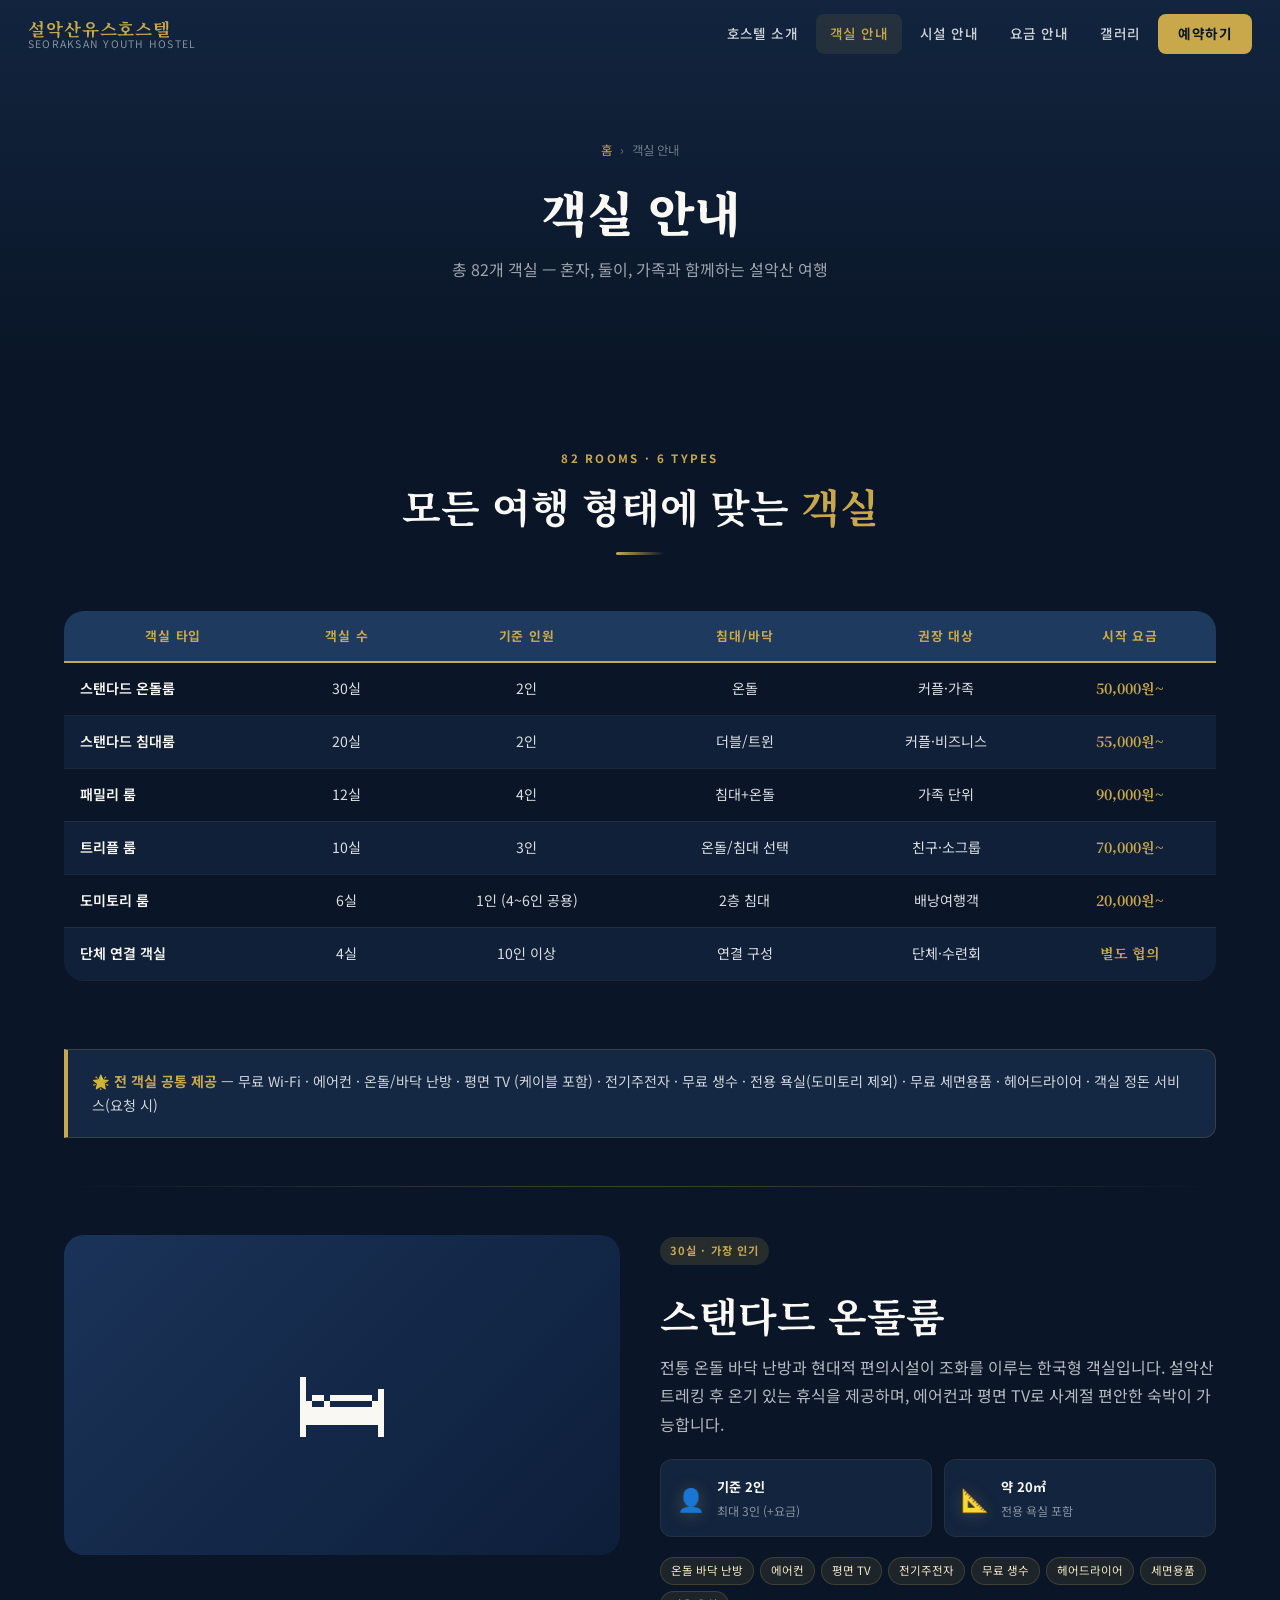
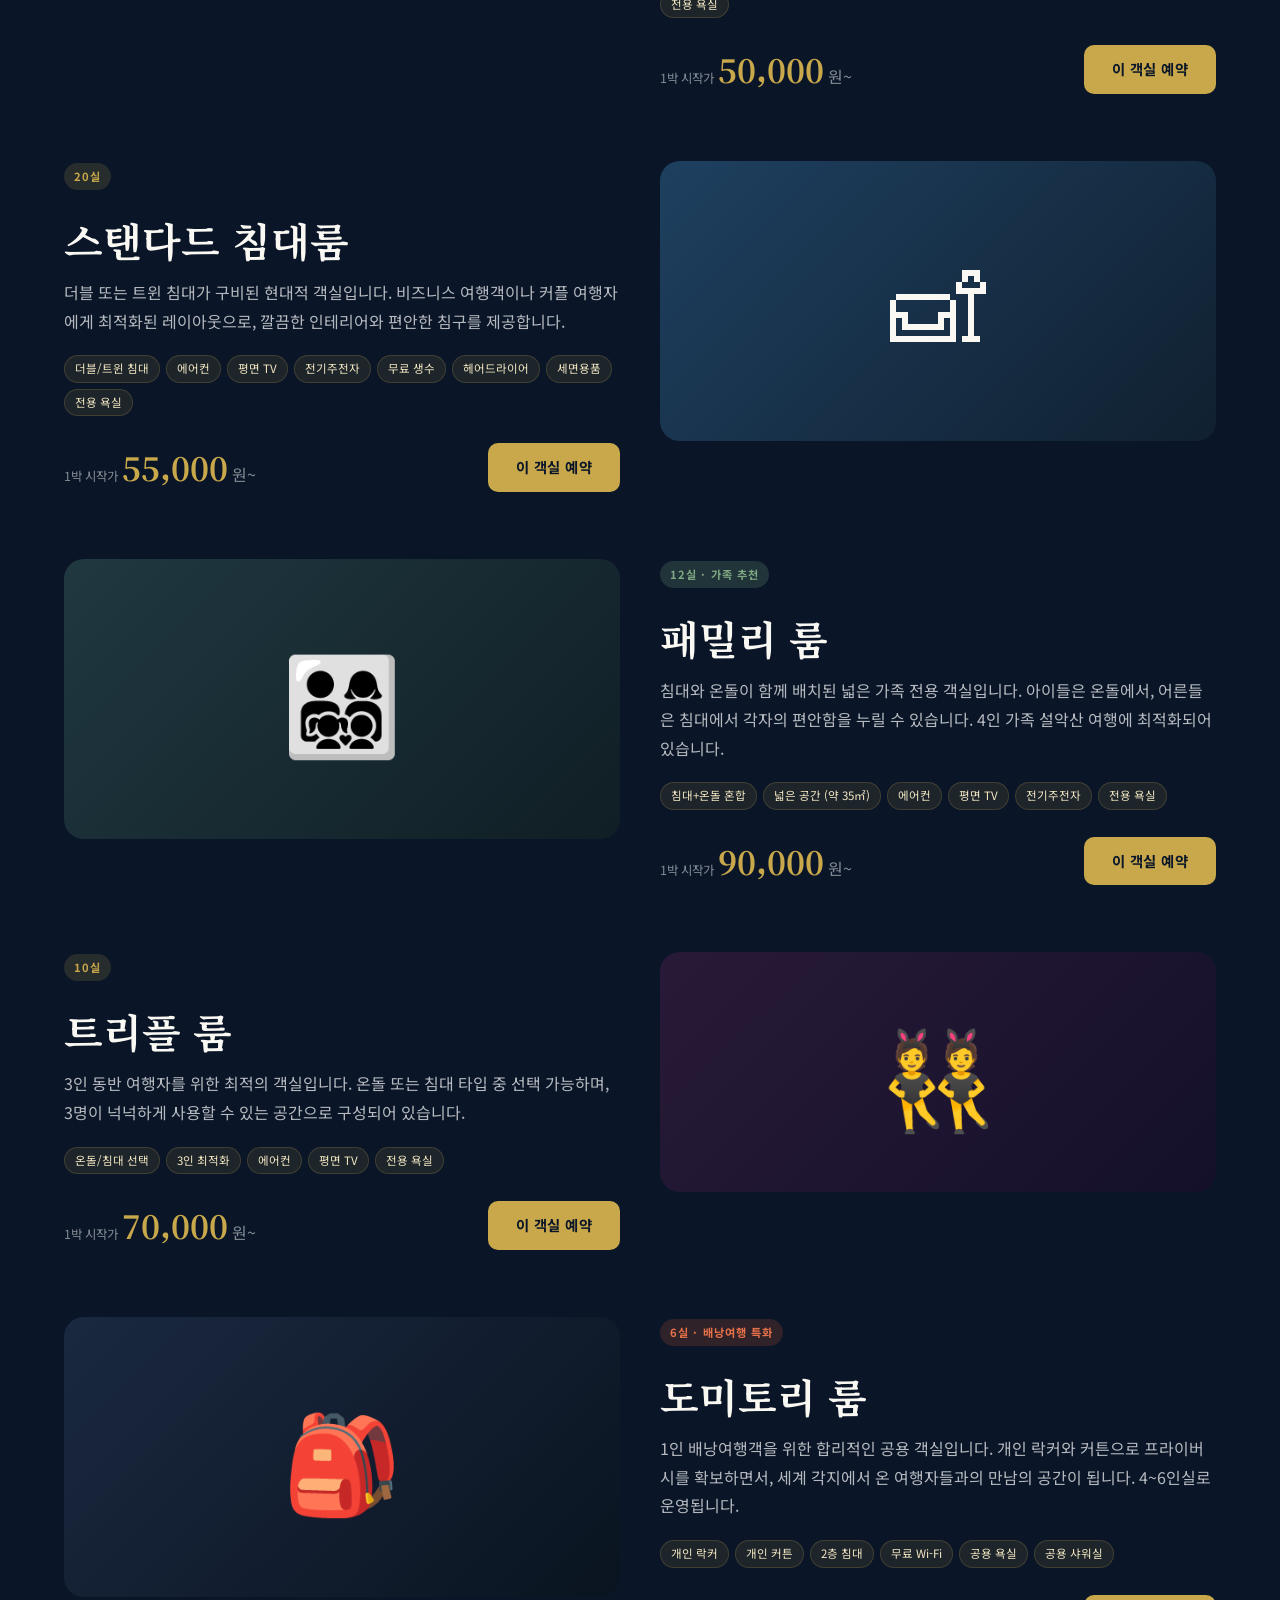
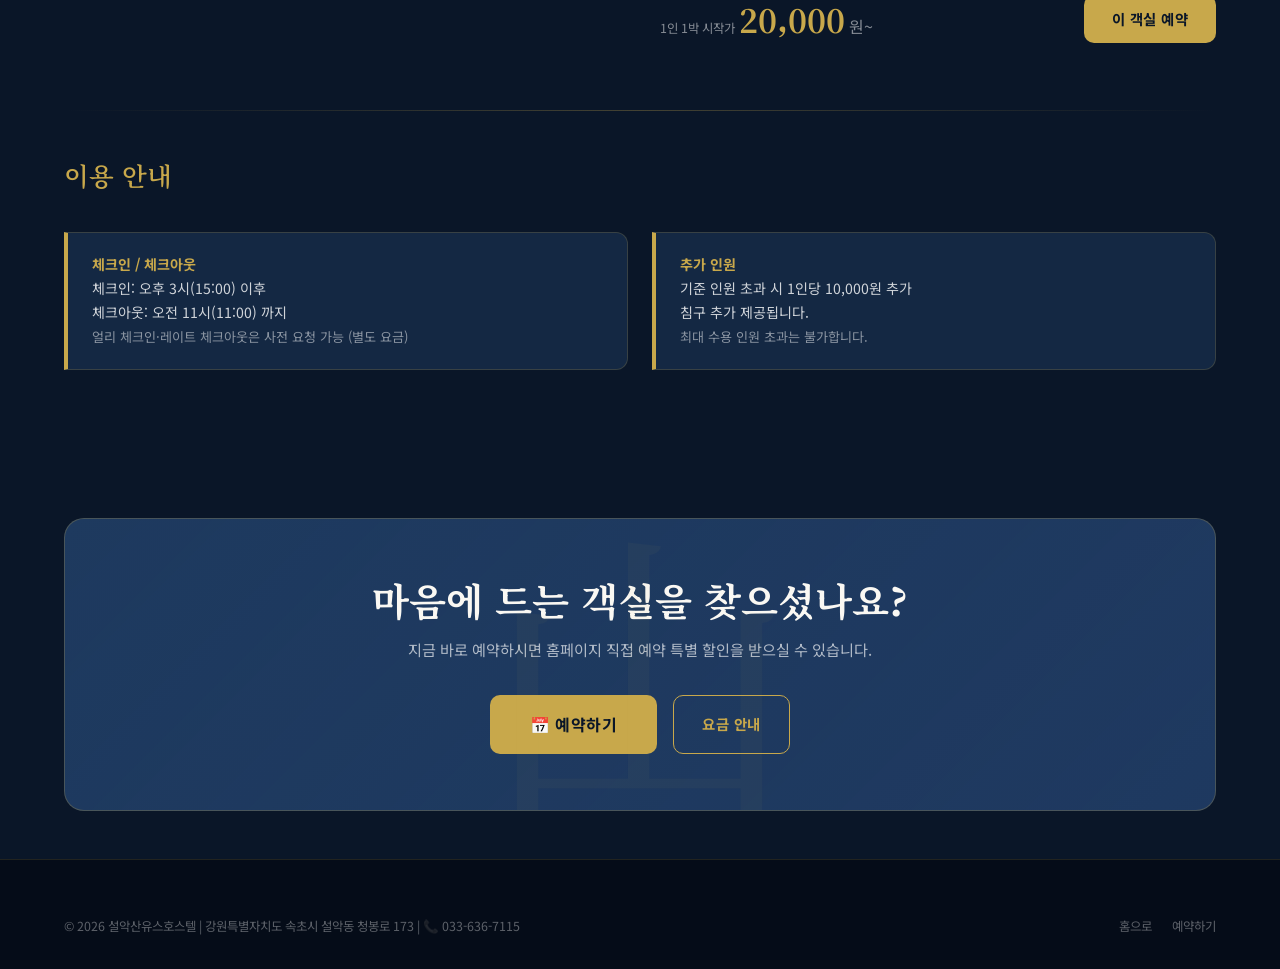
<file: pages/rooms.html>
<!DOCTYPE html>
<html lang="ko">
<head>
  <meta charset="UTF-8">
  <meta name="viewport" content="width=device-width, initial-scale=1.0">
  <meta name="theme-color" content="#1e3a5f">
  <meta name="description" content="설악산유스호스텔 객실 안내 — 스탠다드 온돌룸, 침대룸, 패밀리룸, 트리플룸, 도미토리 등 총 82실">
  <title>객실 안내 | 설악산유스호스텔</title>
  <link rel="manifest" href="../manifest.json">
  <link rel="stylesheet" href="../css/main.css">
  <link rel="icon" type="image/svg+xml" href="../images/icon-192.svg">
</head>
<body>

<!-- Nav -->
<nav class="nav scrolled" id="mainNav">
  <div class="nav-inner">
    <a href="../index.html" class="nav-logo">
      <span class="nav-logo-main">설악산유스호스텔</span>
      <span class="nav-logo-sub">Seoraksan Youth Hostel</span>
    </a>
    <ul class="nav-links">
      <li><a href="about.html">호스텔 소개</a></li>
      <li><a href="rooms.html" class="active">객실 안내</a></li>
      <li><a href="facilities.html">시설 안내</a></li>
      <li><a href="pricing.html">요금 안내</a></li>
      <li><a href="gallery.html">갤러리</a></li>
      <li><a href="reservation.html" class="nav-reserve-btn">예약하기</a></li>
    </ul>
    <button class="nav-toggle" onclick="toggleNav()"><span></span><span></span><span></span></button>
  </div>
</nav>
<div class="nav-mobile" id="mobileMenu">
  <a href="about.html">🏔 호스텔 소개</a>
  <a href="rooms.html">🛏 객실 안내</a>
  <a href="facilities.html">🏊 시설 안내</a>
  <a href="pricing.html">💰 요금 안내</a>
  <a href="gallery.html">📸 갤러리</a>
  <a href="reservation.html" class="mobile-reserve">📅 예약하기</a>
</div>

<!-- Page Hero -->
<div class="page-hero">
  <div class="container">
    <div class="page-hero-breadcrumb">
      <a href="../index.html">홈</a> <span>›</span> <span>객실 안내</span>
    </div>
    <h1 class="page-hero-title">객실 안내</h1>
    <p class="page-hero-subtitle">총 82개 객실 — 혼자, 둘이, 가족과 함께하는 설악산 여행</p>
  </div>
</div>

<!-- Room Overview -->
<section class="section">
  <div class="container">
    <!-- Room Summary Cards -->
    <div class="section-header fade-up">
      <span class="section-label">82 Rooms · 6 Types</span>
      <h2 class="section-title">모든 여행 형태에 맞는 <em>객실</em></h2>
      <div class="section-divider"></div>
    </div>

    <!-- Summary Table -->
    <div class="fade-up" style="overflow-x: auto;">
      <table class="pricing-table" style="margin-bottom: 48px;">
        <thead>
          <tr>
            <th>객실 타입</th>
            <th>객실 수</th>
            <th>기준 인원</th>
            <th>침대/바닥</th>
            <th>권장 대상</th>
            <th>시작 요금</th>
          </tr>
        </thead>
        <tbody>
          <tr><td>스탠다드 온돌룸</td><td>30실</td><td>2인</td><td>온돌</td><td>커플·가족</td><td class="price-val">50,000원~</td></tr>
          <tr><td>스탠다드 침대룸</td><td>20실</td><td>2인</td><td>더블/트윈</td><td>커플·비즈니스</td><td class="price-val">55,000원~</td></tr>
          <tr><td>패밀리 룸</td><td>12실</td><td>4인</td><td>침대+온돌</td><td>가족 단위</td><td class="price-val">90,000원~</td></tr>
          <tr><td>트리플 룸</td><td>10실</td><td>3인</td><td>온돌/침대 선택</td><td>친구·소그룹</td><td class="price-val">70,000원~</td></tr>
          <tr><td>도미토리 룸</td><td>6실</td><td>1인 (4~6인 공용)</td><td>2층 침대</td><td>배낭여행객</td><td class="price-val">20,000원~</td></tr>
          <tr><td>단체 연결 객실</td><td>4실</td><td>10인 이상</td><td>연결 구성</td><td>단체·수련회</td><td class="price-val">별도 협의</td></tr>
        </tbody>
      </table>
    </div>

    <!-- Common Amenities Box -->
    <div class="info-box fade-up">
      <p>🌟 <strong style="color:var(--gold);">전 객실 공통 제공</strong> — 무료 Wi-Fi · 에어컨 · 온돌/바닥 난방 · 평면 TV (케이블 포함) · 전기주전자 · 무료 생수 · 전용 욕실(도미토리 제외) · 무료 세면용품 · 헤어드라이어 · 객실 정돈 서비스(요청 시)</p>
    </div>

    <div class="divider"></div>

    <!-- Room Details -->
    <!-- 1. Standard Ondol -->
    <div id="ondol" class="fade-up" style="margin-bottom: 64px;">
      <div style="display:grid; grid-template-columns: 1fr 1fr; gap: 40px; align-items: start;">
        <div class="room-img-wrap" style="border-radius: var(--radius-lg); overflow:hidden; height:320px;">
          <div class="room-illustration" style="background: linear-gradient(135deg, #1a3358, #0d1e3a); height:100%; font-size:6rem;">🛏</div>
        </div>
        <div>
          <span class="card-tag">30실 · 가장 인기</span>
          <h2 style="font-family:'Noto Serif KR',serif; color:var(--cream); margin: 12px 0;">스탠다드 온돌룸</h2>
          <p style="color:rgba(255,255,255,0.7); margin-bottom:20px; line-height:1.8;">전통 온돌 바닥 난방과 현대적 편의시설이 조화를 이루는 한국형 객실입니다. 설악산 트레킹 후 온기 있는 휴식을 제공하며, 에어컨과 평면 TV로 사계절 편안한 숙박이 가능합니다.</p>
          <div style="display:grid; grid-template-columns:1fr 1fr; gap:12px; margin-bottom:20px;">
            <div class="feature-item" style="padding:16px; text-align:left; flex-direction:row; gap:12px;">
              <span class="feature-icon" style="font-size:1.4rem; margin:0;">👤</span>
              <div><div class="feature-name">기준 2인</div><div class="feature-desc">최대 3인 (+요금)</div></div>
            </div>
            <div class="feature-item" style="padding:16px; text-align:left; flex-direction:row; gap:12px;">
              <span class="feature-icon" style="font-size:1.4rem; margin:0;">📐</span>
              <div><div class="feature-name">약 20㎡</div><div class="feature-desc">전용 욕실 포함</div></div>
            </div>
          </div>
          <div class="room-amenities" style="margin-bottom:24px;">
            <span class="amenity-tag">온돌 바닥 난방</span><span class="amenity-tag">에어컨</span>
            <span class="amenity-tag">평면 TV</span><span class="amenity-tag">전기주전자</span>
            <span class="amenity-tag">무료 생수</span><span class="amenity-tag">헤어드라이어</span>
            <span class="amenity-tag">세면용품</span><span class="amenity-tag">전용 욕실</span>
          </div>
          <div style="display:flex; align-items:center; justify-content:space-between;">
            <div><span style="font-size:0.78rem;color:rgba(255,255,255,0.5);">1박 시작가</span>
              <span style="font-family:'Noto Serif KR',serif; font-size:2rem; font-weight:700; color:var(--gold);">50,000</span>
              <span style="color:rgba(255,255,255,0.5);">원~</span>
            </div>
            <a href="reservation.html?room=ondol" class="btn btn-primary">이 객실 예약</a>
          </div>
        </div>
      </div>
    </div>

    <!-- 2. Standard Bed -->
    <div id="bed" class="fade-up" style="margin-bottom: 64px;">
      <div style="display:grid; grid-template-columns: 1fr 1fr; gap: 40px; align-items: start;">
        <div>
          <span class="card-tag">20실</span>
          <h2 style="font-family:'Noto Serif KR',serif; color:var(--cream); margin: 12px 0;">스탠다드 침대룸</h2>
          <p style="color:rgba(255,255,255,0.7); margin-bottom:20px; line-height:1.8;">더블 또는 트윈 침대가 구비된 현대적 객실입니다. 비즈니스 여행객이나 커플 여행자에게 최적화된 레이아웃으로, 깔끔한 인테리어와 편안한 침구를 제공합니다.</p>
          <div class="room-amenities" style="margin-bottom:24px;">
            <span class="amenity-tag">더블/트윈 침대</span><span class="amenity-tag">에어컨</span>
            <span class="amenity-tag">평면 TV</span><span class="amenity-tag">전기주전자</span>
            <span class="amenity-tag">무료 생수</span><span class="amenity-tag">헤어드라이어</span>
            <span class="amenity-tag">세면용품</span><span class="amenity-tag">전용 욕실</span>
          </div>
          <div style="display:flex; align-items:center; justify-content:space-between;">
            <div><span style="font-size:0.78rem;color:rgba(255,255,255,0.5);">1박 시작가</span>
              <span style="font-family:'Noto Serif KR',serif; font-size:2rem; font-weight:700; color:var(--gold);">55,000</span>
              <span style="color:rgba(255,255,255,0.5);">원~</span>
            </div>
            <a href="reservation.html?room=bed" class="btn btn-primary">이 객실 예약</a>
          </div>
        </div>
        <div class="room-img-wrap" style="border-radius: var(--radius-lg); overflow:hidden; height:280px;">
          <div class="room-illustration" style="background: linear-gradient(135deg, #1e4060, #102030); height:100%; font-size:6rem;">🛋</div>
        </div>
      </div>
    </div>

    <!-- 3. Family -->
    <div id="family" class="fade-up" style="margin-bottom: 64px;">
      <div style="display:grid; grid-template-columns: 1fr 1fr; gap: 40px; align-items: start;">
        <div class="room-img-wrap" style="border-radius: var(--radius-lg); overflow:hidden; height:280px;">
          <div class="room-illustration" style="background: linear-gradient(135deg, #203840, #101e25); height:100%; font-size:6rem;">👨‍👩‍👧‍👦</div>
        </div>
        <div>
          <span class="card-tag" style="background:rgba(127,168,130,0.2); color:var(--sage);">12실 · 가족 추천</span>
          <h2 style="font-family:'Noto Serif KR',serif; color:var(--cream); margin: 12px 0;">패밀리 룸</h2>
          <p style="color:rgba(255,255,255,0.7); margin-bottom:20px; line-height:1.8;">침대와 온돌이 함께 배치된 넓은 가족 전용 객실입니다. 아이들은 온돌에서, 어른들은 침대에서 각자의 편안함을 누릴 수 있습니다. 4인 가족 설악산 여행에 최적화되어 있습니다.</p>
          <div class="room-amenities" style="margin-bottom:24px;">
            <span class="amenity-tag">침대+온돌 혼합</span><span class="amenity-tag">넓은 공간 (약 35㎡)</span>
            <span class="amenity-tag">에어컨</span><span class="amenity-tag">평면 TV</span>
            <span class="amenity-tag">전기주전자</span><span class="amenity-tag">전용 욕실</span>
          </div>
          <div style="display:flex; align-items:center; justify-content:space-between;">
            <div><span style="font-size:0.78rem;color:rgba(255,255,255,0.5);">1박 시작가</span>
              <span style="font-family:'Noto Serif KR',serif; font-size:2rem; font-weight:700; color:var(--gold);">90,000</span>
              <span style="color:rgba(255,255,255,0.5);">원~</span>
            </div>
            <a href="reservation.html?room=family" class="btn btn-primary">이 객실 예약</a>
          </div>
        </div>
      </div>
    </div>

    <!-- 4. Triple -->
    <div id="triple" class="fade-up" style="margin-bottom: 64px;">
      <div style="display:grid; grid-template-columns: 1fr 1fr; gap: 40px; align-items: start;">
        <div>
          <span class="card-tag">10실</span>
          <h2 style="font-family:'Noto Serif KR',serif; color:var(--cream); margin: 12px 0;">트리플 룸</h2>
          <p style="color:rgba(255,255,255,0.7); margin-bottom:20px; line-height:1.8;">3인 동반 여행자를 위한 최적의 객실입니다. 온돌 또는 침대 타입 중 선택 가능하며, 3명이 넉넉하게 사용할 수 있는 공간으로 구성되어 있습니다.</p>
          <div class="room-amenities" style="margin-bottom:24px;">
            <span class="amenity-tag">온돌/침대 선택</span><span class="amenity-tag">3인 최적화</span>
            <span class="amenity-tag">에어컨</span><span class="amenity-tag">평면 TV</span>
            <span class="amenity-tag">전용 욕실</span>
          </div>
          <div style="display:flex; align-items:center; justify-content:space-between;">
            <div><span style="font-size:0.78rem;color:rgba(255,255,255,0.5);">1박 시작가</span>
              <span style="font-family:'Noto Serif KR',serif; font-size:2rem; font-weight:700; color:var(--gold);">70,000</span>
              <span style="color:rgba(255,255,255,0.5);">원~</span>
            </div>
            <a href="reservation.html?room=triple" class="btn btn-primary">이 객실 예약</a>
          </div>
        </div>
        <div class="room-img-wrap" style="border-radius: var(--radius-lg); overflow:hidden; height:240px;">
          <div class="room-illustration" style="background: linear-gradient(135deg, #281a38, #14102a); height:100%; font-size:6rem;">👯</div>
        </div>
      </div>
    </div>

    <!-- 5. Dormitory -->
    <div id="dormitory" class="fade-up" style="margin-bottom: 64px;">
      <div style="display:grid; grid-template-columns: 1fr 1fr; gap: 40px; align-items: start;">
        <div class="room-img-wrap" style="border-radius: var(--radius-lg); overflow:hidden; height:280px;">
          <div class="room-illustration" style="background: linear-gradient(135deg, #1a2840, #0a1420); height:100%; font-size:6rem;">🎒</div>
        </div>
        <div>
          <span class="card-tag" style="background:rgba(192,82,42,0.2); color:#e8724a;">6실 · 배낭여행 특화</span>
          <h2 style="font-family:'Noto Serif KR',serif; color:var(--cream); margin: 12px 0;">도미토리 룸</h2>
          <p style="color:rgba(255,255,255,0.7); margin-bottom:20px; line-height:1.8;">1인 배낭여행객을 위한 합리적인 공용 객실입니다. 개인 락커와 커튼으로 프라이버시를 확보하면서, 세계 각지에서 온 여행자들과의 만남의 공간이 됩니다. 4~6인실로 운영됩니다.</p>
          <div class="room-amenities" style="margin-bottom:24px;">
            <span class="amenity-tag">개인 락커</span><span class="amenity-tag">개인 커튼</span>
            <span class="amenity-tag">2층 침대</span><span class="amenity-tag">무료 Wi-Fi</span>
            <span class="amenity-tag">공용 욕실</span><span class="amenity-tag">공용 샤워실</span>
          </div>
          <div style="display:flex; align-items:center; justify-content:space-between;">
            <div><span style="font-size:0.78rem;color:rgba(255,255,255,0.5);">1인 1박 시작가</span>
              <span style="font-family:'Noto Serif KR',serif; font-size:2rem; font-weight:700; color:var(--gold);">20,000</span>
              <span style="color:rgba(255,255,255,0.5);">원~</span>
            </div>
            <a href="reservation.html?room=dormitory" class="btn btn-primary">이 객실 예약</a>
          </div>
        </div>
      </div>
    </div>

    <!-- Check-in Policy -->
    <div class="divider"></div>
    <div class="fade-up">
      <h3 style="color:var(--gold); font-family:'Noto Serif KR',serif; margin-bottom:20px;">이용 안내</h3>
      <div class="grid-2">
        <div class="info-box">
          <p><strong style="color:var(--gold);">체크인 / 체크아웃</strong><br>체크인: 오후 3시(15:00) 이후<br>체크아웃: 오전 11시(11:00) 까지<br><span style="font-size:0.82rem; color:rgba(255,255,255,0.5);">얼리 체크인·레이트 체크아웃은 사전 요청 가능 (별도 요금)</span></p>
        </div>
        <div class="info-box">
          <p><strong style="color:var(--gold);">추가 인원</strong><br>기준 인원 초과 시 1인당 10,000원 추가<br>침구 추가 제공됩니다.<br><span style="font-size:0.82rem; color:rgba(255,255,255,0.5);">최대 수용 인원 초과는 불가합니다.</span></p>
        </div>
      </div>
    </div>
  </div>
</section>

<!-- CTA -->
<section class="section-sm">
  <div class="container">
    <div class="cta-banner fade-up">
      <h2>마음에 드는 객실을 찾으셨나요?</h2>
      <p>지금 바로 예약하시면 홈페이지 직접 예약 특별 할인을 받으실 수 있습니다.</p>
      <div class="cta-actions">
        <a href="reservation.html" class="btn btn-primary btn-lg">📅 예약하기</a>
        <a href="pricing.html" class="btn btn-outline">요금 안내</a>
      </div>
    </div>
  </div>
</section>

<!-- Footer -->
<footer class="footer">
  <div class="container">
    <div class="footer-bottom" style="border-top:none; padding-top:0;">
      <p class="footer-copy">© 2026 설악산유스호스텔 | 강원특별자치도 속초시 설악동 청봉로 173 | 📞 033-636-7115</p>
      <div class="footer-bottom-links">
        <a href="../index.html">홈으로</a>
        <a href="reservation.html">예약하기</a>
      </div>
    </div>
  </div>
</footer>

<a href="reservation.html" class="float-reserve"><span>📅</span> 예약하기</a>
<script src="../js/app.js"></script>
</body>
</html>
</file>
<file: css/style.css>
/* ============================================================
   설악산유스호스텔 - 공통 디자인 시스템 (다크 네이비 테마)
   SYH-WEB-2026-002
   ============================================================ */

/* ---------- Google Fonts ---------- */
@import url('https://fonts.googleapis.com/css2?family=Noto+Sans+KR:wght@400;600;700&family=Inter:wght@400;600;700&display=swap');

/* ---------- CSS Variables (다크 네이비 팔레트) ---------- */
:root {
  --color-primary:       #2C5F2E;
  --color-primary-light: rgba(44,95,46,0.18);
  --color-secondary:     #2E86C1;
  --color-accent:        #E67E22;
  --color-gold:          #C9A84C;
  --color-bg:            #F2F4F6;
  --color-bg-sub:        #E4E8ED;
  --color-bg-card:       #FFFFFF;
  --color-border:        rgba(0,0,0,0.10);
  --color-text:          #1A1A2E;
  --color-text-sub:      #4A5568;
  --font-main: 'Noto Sans KR', 'Inter', sans-serif;
  --max-width: 1200px;
  --radius-card: 12px;
  --shadow-card: 0 2px 16px rgba(0,0,0,0.10);
  --shadow-card-hover: 0 8px 32px rgba(0,0,0,0.18);
  --transition: 0.2s ease;
  --nav-height: 64px;
}

/* ---------- Reset & Base ---------- */
*, *::before, *::after { box-sizing: border-box; margin: 0; padding: 0; }
html { scroll-behavior: smooth; font-size: 16px; }
body {
  font-family: var(--font-main);
  color: var(--color-text);
  background: var(--color-bg);
  line-height: 1.6;
  padding-top: var(--nav-height);
}
img { max-width: 100%; height: auto; display: block; }
a { color: inherit; text-decoration: none; }
ul, ol { list-style: none; }
button { cursor: pointer; border: none; background: none; font-family: var(--font-main); }
input, select, textarea { font-family: var(--font-main); }

/* ---------- Typography ---------- */
h1 { font-size: 2.5rem; font-weight: 700; line-height: 1.2; }
h2 { font-size: 1.8rem; font-weight: 600; line-height: 1.3; }
h3 { font-size: 1.3rem; font-weight: 600; line-height: 1.4; }
p  { font-size: 1rem; font-weight: 400; }
.caption { font-size: 0.875rem; color: var(--color-text-sub); }

/* ---------- Layout ---------- */
.container {
  max-width: var(--max-width);
  margin: 0 auto;
  padding: 0 24px;
}
.section {
  padding: 80px 0;
  background: var(--color-bg);
}
.section--sub {
  background: var(--color-bg-sub);
}
.section__header {
  text-align: center;
  margin-bottom: 48px;
}
.section__title {
  color: var(--color-gold);
  margin-bottom: 12px;
}
.section__subtitle {
  color: var(--color-text-sub);
  font-size: 1rem;
}
.section__divider {
  width: 48px;
  height: 3px;
  background: var(--color-accent);
  margin: 12px auto 0;
  border-radius: 2px;
}

/* ---------- Buttons ---------- */
.btn {
  display: inline-flex;
  align-items: center;
  justify-content: center;
  gap: 8px;
  border-radius: 6px;
  font-size: 1rem;
  font-weight: 600;
  padding: 14px 28px;
  transition: all var(--transition);
  min-height: 48px;
  white-space: nowrap;
}
.btn--primary {
  background: var(--color-accent);
  color: #fff;
}
.btn--primary:hover {
  background: #cf6d17;
  transform: translateY(-2px);
  box-shadow: 0 4px 16px rgba(230,126,34,0.4);
}
.btn--secondary {
  border: 2px solid var(--color-primary);
  color: var(--color-text);
  background: transparent;
}
.btn--secondary:hover {
  background: var(--color-primary);
  color: #fff;
}
.btn--ghost {
  color: var(--color-text-sub);
  text-decoration: underline;
  padding: 8px 0;
}
.btn--ghost:hover { color: var(--color-accent); }
.btn--sm { padding: 10px 20px; font-size: 0.9rem; min-height: 40px; }
.btn--full { width: 100%; }

/* ---------- Cards ---------- */
.card {
  background: var(--color-bg-card);
  border: 1px solid var(--color-border);
  border-radius: var(--radius-card);
  box-shadow: var(--shadow-card);
  overflow: hidden;
  transition: transform var(--transition), box-shadow var(--transition);
}
.card:hover {
  transform: translateY(-4px);
  box-shadow: var(--shadow-card-hover);
}
.card__img {
  width: 100%;
  height: 220px;
  object-fit: cover;
}
.card__body {
  padding: 20px;
}
.card__title { margin-bottom: 8px; color: var(--color-text); }
.card__text { color: var(--color-text-sub); font-size: 0.95rem; margin-bottom: 16px; }
.card__price {
  font-size: 1.1rem;
  font-weight: 700;
  color: var(--color-accent);
  margin-bottom: 16px;
}

/* ---------- Badges ---------- */
.badge {
  display: inline-block;
  padding: 3px 10px;
  border-radius: 20px;
  font-size: 0.75rem;
  font-weight: 600;
}
.badge--accent  { background: var(--color-accent);   color: #fff; }
.badge--primary { background: var(--color-primary);  color: #fff; }
.badge--blue    { background: var(--color-secondary); color: #fff; }

/* ---------- Grid ---------- */
.grid-3 {
  display: grid;
  grid-template-columns: repeat(3, 1fr);
  gap: 28px;
}
.grid-4 {
  display: grid;
  grid-template-columns: repeat(4, 1fr);
  gap: 24px;
}
.grid-2 {
  display: grid;
  grid-template-columns: repeat(2, 1fr);
  gap: 28px;
}

/* ============================================================
   NAVIGATION
   ============================================================ */
.navbar {
  position: fixed;
  top: 0; left: 0; right: 0;
  height: var(--nav-height);
  background: rgba(242,244,246,0.97);
  backdrop-filter: blur(12px);
  border-bottom: 1px solid var(--color-border);
  z-index: 1000;
  display: flex;
  align-items: center;
}
.navbar__inner {
  display: flex;
  align-items: center;
  justify-content: space-between;
  width: 100%;
  max-width: var(--max-width);
  margin: 0 auto;
  padding: 0 24px;
}
.navbar__logo {
  display: flex;
  flex-direction: column;
  line-height: 1.1;
}
.navbar__logo-main {
  font-size: 1.1rem;
  font-weight: 700;
  color: var(--color-gold);
}
.navbar__logo-sub {
  font-size: 0.7rem;
  color: var(--color-text-sub);
  letter-spacing: 0.05em;
}
.navbar__menu {
  display: flex;
  align-items: center;
  gap: 4px;
}
.navbar__menu a {
  padding: 8px 12px;
  font-size: 0.9rem;
  font-weight: 500;
  color: var(--color-text-sub);
  border-radius: 6px;
  transition: all var(--transition);
}
.navbar__menu a:hover,
.navbar__menu a.active {
  color: var(--color-gold);
  background: var(--color-primary-light);
}
.navbar__actions {
  display: flex;
  align-items: center;
  gap: 8px;
}
.lang-toggle {
  display: flex;
  border: 1px solid var(--color-border);
  border-radius: 6px;
  overflow: hidden;
}
.lang-toggle button {
  padding: 6px 12px;
  font-size: 0.8rem;
  font-weight: 600;
  color: var(--color-text-sub);
  transition: all var(--transition);
}
.lang-toggle button.active {
  background: var(--color-primary);
  color: #fff;
}
/* 데스크톱 전용 토글 (기본 표시, 모바일에서 숨김) */
.lang-toggle-desktop {
  display: flex;
}
/* 모바일 전용 토글 (기본 숨김, 모바일에서 표시) */
.lang-toggle-mobile {
  display: none;
}
.navbar__reserve-btn {
  background: var(--color-accent);
  color: #fff;
  padding: 8px 16px;
  border-radius: 6px;
  font-size: 0.85rem;
  font-weight: 600;
  transition: all var(--transition);
}
.navbar__reserve-btn:hover { background: #cf6d17; }

/* Hamburger */
.hamburger {
  display: none;
  flex-direction: column;
  gap: 5px;
  padding: 8px;
  cursor: pointer;
}
.hamburger span {
  display: block;
  width: 24px;
  height: 2px;
  background: var(--color-text);
  border-radius: 2px;
  transition: all var(--transition);
}
.hamburger.open span:nth-child(1) { transform: translateY(7px) rotate(45deg); }
.hamburger.open span:nth-child(2) { opacity: 0; }
.hamburger.open span:nth-child(3) { transform: translateY(-7px) rotate(-45deg); }

/* Mobile Nav Drawer */
.mobile-nav {
  display: none;
  position: fixed;
  top: var(--nav-height);
  left: 0; right: 0;
  background: var(--color-bg-sub);
  border-bottom: 1px solid var(--color-border);
  z-index: 999;
  padding: 16px 24px 24px;
  box-shadow: 0 8px 24px rgba(0,0,0,0.12);
}
.mobile-nav.open { display: block; }
.mobile-nav a {
  display: block;
  padding: 12px 0;
  font-size: 1rem;
  font-weight: 500;
  border-bottom: 1px solid var(--color-border);
  color: var(--color-text-sub);
}
.mobile-nav a:last-child { border-bottom: none; }
.mobile-nav a:hover { color: var(--color-gold); }
.mobile-nav__lang {
  display: flex;
  gap: 8px;
  margin-top: 16px;
}

/* ============================================================
   HERO SECTION
   ============================================================ */
.hero {
  position: relative;
  width: 100%;
  height: 100vh;
  min-height: 600px;
  overflow: hidden;
  /* 네비게이션 바 높이만큼 패딩 (가려짐 방지) */
  padding-top: var(--nav-height);
  box-sizing: border-box;
}
.hero__slides {
  position: relative;
  width: 100%;
  height: 100%;
}
.hero__slide {
  position: absolute;
  inset: 0;
  opacity: 0;
  transition: opacity 1s ease;
}
.hero__slide.active { opacity: 1; }
.hero__slide img {
  width: 100%;
  height: 100%;
  object-fit: cover;
  object-position: center center;
}
.hero__overlay {
  position: absolute;
  inset: 0;
  background: linear-gradient(to bottom, rgba(13,27,42,0.3) 0%, rgba(13,27,42,0.6) 100%);
}
.hero__content {
  position: absolute;
  inset: 0;
  display: flex;
  flex-direction: column;
  align-items: center;
  justify-content: center;
  text-align: center;
  color: #fff;
  padding: 24px;
}
.hero__badge {
  background: var(--color-accent);
  color: #fff;
  padding: 6px 16px;
  border-radius: 20px;
  font-size: 0.85rem;
  font-weight: 600;
  margin-bottom: 20px;
  letter-spacing: 0.05em;
}
.hero__title {
  font-size: clamp(2rem, 5vw, 3.5rem);
  font-weight: 700;
  line-height: 1.2;
  margin-bottom: 12px;
  text-shadow: 0 2px 12px rgba(0,0,0,0.6);
}
.hero__subtitle {
  font-size: clamp(1rem, 2vw, 1.3rem);
  opacity: 0.9;
  margin-bottom: 32px;
  text-shadow: 0 2px 8px rgba(0,0,0,0.8);
  color: #ffffff;
}
.hero__dots {
  position: absolute;
  bottom: 180px;
  left: 50%;
  transform: translateX(-50%);
  display: flex;
  gap: 8px;
}
.hero__dot {
  width: 8px; height: 8px;
  border-radius: 50%;
  background: rgba(255,255,255,0.4);
  cursor: pointer;
  transition: all var(--transition);
}
.hero__dot.active {
  background: var(--color-gold);
  transform: scale(1.3);
}

/* Booking Bar */
.booking-bar {
  position: absolute;
  bottom: 0; left: 0; right: 0;
  background: rgba(242,244,246,0.92);
  backdrop-filter: blur(12px);
  padding: 20px 24px;
  border-top: 1px solid var(--color-border);
  box-shadow: 0 -4px 20px rgba(0,0,0,0.3);
}
.booking-bar__inner {
  max-width: var(--max-width);
  margin: 0 auto;
  display: flex;
  align-items: flex-end;
  gap: 12px;
  flex-wrap: wrap;
}
.booking-bar__field {
  display: flex;
  flex-direction: column;
  gap: 4px;
  flex: 1;
  min-width: 140px;
}
.booking-bar__field label {
  font-size: 0.75rem;
  font-weight: 600;
  color: var(--color-text-sub);
  text-transform: uppercase;
  letter-spacing: 0.05em;
}
.booking-bar__field input,
.booking-bar__field select {
  padding: 10px 12px;
  border: 1.5px solid var(--color-border);
  border-radius: 6px;
  font-size: 0.95rem;
  color: var(--color-text);
  background: rgba(255,255,255,0.85);
  transition: border-color var(--transition);
  min-height: 44px;
}
.booking-bar__field input:focus,
.booking-bar__field select:focus {
  outline: none;
  border-color: var(--color-primary);
}
.booking-bar__field select option {
  background: var(--color-bg-sub);
  color: var(--color-text);
}

/* Trust Bar */
.trust-bar {
  background: rgba(44,95,46,0.08);
  border-bottom: 2px solid var(--color-primary);
  padding: 14px 24px;
}
.trust-bar__inner {
  max-width: var(--max-width);
  margin: 0 auto;
  display: flex;
  align-items: center;
  justify-content: center;
  gap: 24px;
  flex-wrap: wrap;
}
.trust-bar__item {
  font-size: 0.9rem;
  font-weight: 600;
  color: var(--color-gold);
  display: flex;
  align-items: center;
  gap: 6px;
}
.trust-bar__divider {
  color: var(--color-border);
  font-weight: 300;
}

/* ============================================================
   ROOM PREVIEW (index)
   ============================================================ */
.room-preview-grid {
  display: grid;
  grid-template-columns: repeat(4, 1fr);
  gap: 24px;
}

/* ============================================================
   FACILITIES HIGHLIGHT (index)
   ============================================================ */
.facility-grid {
  display: grid;
  grid-template-columns: repeat(2, 1fr);
  gap: 20px;
}
.facility-item {
  display: flex;
  align-items: flex-start;
  gap: 16px;
  padding: 20px;
  background: var(--color-bg-card);
  border: 1px solid var(--color-border);
  border-radius: var(--radius-card);
  box-shadow: var(--shadow-card);
  transition: transform var(--transition);
}
.facility-item:hover { transform: translateY(-3px); }
.facility-item__icon {
  font-size: 2rem;
  flex-shrink: 0;
}
.facility-item__title {
  font-size: 1rem;
  font-weight: 600;
  margin-bottom: 4px;
  color: var(--color-text);
}
.facility-item__desc {
  font-size: 0.875rem;
  color: var(--color-text-sub);
}

/* ============================================================
   SEORAK INFO (index)
   ============================================================ */
.seorak-grid {
  display: grid;
  grid-template-columns: repeat(3, 1fr);
  gap: 24px;
  margin-bottom: 32px;
}
.seorak-card {
  background: var(--color-bg-card);
  border: 1px solid var(--color-border);
  border-radius: var(--radius-card);
  box-shadow: var(--shadow-card);
  padding: 28px 24px;
  text-align: center;
  border-top: 4px solid var(--color-primary);
  transition: transform var(--transition);
}
.seorak-card:hover { transform: translateY(-4px); }
.seorak-card__icon { font-size: 2.5rem; margin-bottom: 12px; }
.seorak-card__title { font-size: 1.1rem; font-weight: 600; margin-bottom: 8px; color: var(--color-text); }
.seorak-card__time {
  display: inline-block;
  background: var(--color-accent);
  color: #fff;
  padding: 4px 12px;
  border-radius: 20px;
  font-size: 0.8rem;
  font-weight: 600;
}

/* ============================================================
   REVIEWS (index)
   ============================================================ */
.review-slider {
  position: relative;
  overflow: hidden;
}
.review-slides {
  display: flex;
  transition: transform 0.5s ease;
}
.review-slide {
  min-width: 100%;
  padding: 0 8px;
}
.review-card {
  background: var(--color-bg-card);
  border: 1px solid var(--color-border);
  border-radius: var(--radius-card);
  box-shadow: var(--shadow-card);
  padding: 32px;
  max-width: 800px;
  margin: 0 auto;
  text-align: center;
}
.review-card__stars { font-size: 1.4rem; margin-bottom: 16px; color: var(--color-gold); }
.review-card__text {
  font-size: 1.05rem;
  line-height: 1.7;
  color: var(--color-text-sub);
  margin-bottom: 20px;
  font-style: italic;
}
.review-card__author {
  font-weight: 600;
  color: var(--color-gold);
}
.review-card__platform {
  font-size: 0.875rem;
  color: var(--color-text-sub);
}
.review-nav {
  display: flex;
  align-items: center;
  justify-content: center;
  gap: 16px;
  margin-top: 24px;
}
.review-nav button {
  width: 40px; height: 40px;
  border-radius: 50%;
  border: 2px solid var(--color-border);
  background: var(--color-bg-card);
  font-size: 1.1rem;
  color: var(--color-text);
  transition: all var(--transition);
}
.review-nav button:hover {
  border-color: var(--color-primary);
  color: var(--color-gold);
}
.review-dots { display: flex; gap: 8px; }
.review-dot {
  width: 8px; height: 8px;
  border-radius: 50%;
  background: var(--color-border);
  cursor: pointer;
  transition: all var(--transition);
}
.review-dot.active { background: var(--color-gold); transform: scale(1.3); }

/* Rating Badges */
.rating-badges {
  display: flex;
  justify-content: center;
  gap: 16px;
  flex-wrap: wrap;
  margin-top: 32px;
}
.rating-badge {
  background: var(--color-bg-card);
  border: 1px solid var(--color-border);
  border-radius: 10px;
  padding: 12px 20px;
  text-align: center;
  min-width: 120px;
}
.rating-badge__platform {
  font-size: 0.8rem;
  color: var(--color-text-sub);
  margin-bottom: 4px;
}
.rating-badge__score {
  font-size: 1.4rem;
  font-weight: 700;
  color: var(--color-accent);
}

/* ============================================================
   CTA BANNER (index)
   ============================================================ */
.cta-banner {
  background: linear-gradient(135deg, var(--color-primary) 0%, #1a3d1b 100%);
  color: #fff;
  text-align: center;
  padding: 60px 24px;
}
.cta-banner__title {
  font-size: 1.6rem;
  font-weight: 700;
  margin-bottom: 12px;
}
.cta-banner__text {
  font-size: 1rem;
  opacity: 0.9;
  margin-bottom: 28px;
  color: rgba(255,255,255,0.85);
}

/* ============================================================
   MAP SECTION (index / about)
   ============================================================ */
.map-section {
  display: grid;
  grid-template-columns: 1fr 1fr;
  gap: 40px;
  align-items: start;
}
.map-embed {
  border-radius: var(--radius-card);
  overflow: hidden;
  box-shadow: var(--shadow-card);
  height: 380px;
}
.map-embed iframe {
  width: 100%;
  height: 100%;
  border: none;
}
.map-container {
  border-radius: var(--radius-card);
  overflow: hidden;
  height: 100%;
}
.map-info__title {
  font-size: 1.3rem;
  font-weight: 600;
  color: var(--color-gold);
  margin-bottom: 20px;
}
.transport-list { display: flex; flex-direction: column; gap: 14px; }
.transport-item {
  display: flex;
  align-items: flex-start;
  gap: 12px;
  padding: 14px 16px;
  background: var(--color-bg-card);
  border: 1px solid var(--color-border);
  border-radius: 8px;
  border-left: 3px solid var(--color-primary);
}
.transport-item__icon { font-size: 1.3rem; flex-shrink: 0; }
.transport-item__text { font-size: 0.9rem; line-height: 1.5; color: var(--color-text-sub); }
.transport-item__label { font-weight: 600; color: var(--color-gold); }

/* ============================================================
   FOOTER
   ============================================================ */
.footer {
  background: #060e17;
  color: var(--color-text-sub);
  padding: 48px 0 24px;
  border-top: 1px solid var(--color-border);
}
.footer__inner {
  max-width: var(--max-width);
  margin: 0 auto;
  padding: 0 24px;
}
.footer__grid {
  display: grid;
  grid-template-columns: 2fr 1fr 1fr;
  gap: 40px;
  margin-bottom: 40px;
}
.footer__logo {
  font-size: 1.2rem;
  font-weight: 700;
  color: var(--color-gold);
  margin-bottom: 12px;
}
.footer__desc {
  font-size: 0.875rem;
  line-height: 1.7;
  margin-bottom: 16px;
  color: var(--color-text-sub);
}
.footer__contact a {
  display: flex;
  align-items: center;
  gap: 8px;
  color: var(--color-text-sub);
  font-size: 0.875rem;
  margin-bottom: 8px;
  transition: color var(--transition);
}
.footer__contact a:hover { color: var(--color-accent); }
.footer__col-title {
  font-size: 0.9rem;
  font-weight: 600;
  color: var(--color-text);
  margin-bottom: 16px;
  text-transform: uppercase;
  letter-spacing: 0.05em;
}
.footer__links a {
  display: block;
  color: var(--color-text-sub);
  font-size: 0.875rem;
  margin-bottom: 8px;
  transition: color var(--transition);
}
.footer__links a:hover { color: var(--color-accent); }
.footer__bottom {
  border-top: 1px solid var(--color-border);
  padding-top: 20px;
  display: flex;
  align-items: center;
  justify-content: space-between;
  flex-wrap: wrap;
  gap: 12px;
}
.footer__copyright { font-size: 0.8rem; color: rgba(176,196,216,0.5); }
.footer__legal { display: flex; gap: 16px; }
.footer__legal a { font-size: 0.8rem; color: rgba(176,196,216,0.5); transition: color var(--transition); }
.footer__legal a:hover { color: var(--color-text-sub); }

/* ============================================================
   MOBILE BOTTOM CTA (모바일 전용)
   ============================================================ */
.mobile-cta {
  display: none;
  position: fixed;
  bottom: 0; left: 0; right: 0;
  z-index: 900;
  background: var(--color-bg-sub);
  border-top: 1px solid var(--color-border);
  padding: 10px 16px;
  padding-bottom: calc(10px + env(safe-area-inset-bottom));
  box-shadow: 0 -4px 16px rgba(0,0,0,0.4);
}
.mobile-cta__inner {
  display: grid;
  grid-template-columns: auto 1fr 1fr;
  gap: 8px;
  align-items: center;
}
/* 하단 CTA 바 언어 토글 */
.mobile-cta__lang {
  border: 1px solid rgba(255,255,255,0.25) !important;
  border-radius: 6px;
  overflow: hidden;
  flex-shrink: 0;
}
.mobile-cta__lang button {
  padding: 8px 10px;
  font-size: 0.75rem;
  font-weight: 700;
  color: rgba(255,255,255,0.6);
  background: transparent;
  border: none;
  cursor: pointer;
  transition: all var(--transition);
}
.mobile-cta__lang button.active {
  background: var(--color-primary);
  color: #fff;
}
.mobile-cta__btn {
  display: flex;
  align-items: center;
  justify-content: center;
  gap: 8px;
  padding: 12px;
  border-radius: 8px;
  font-size: 0.9rem;
  font-weight: 600;
  min-height: 48px;
  transition: all var(--transition);
}
.mobile-cta__btn--call {
  background: var(--color-primary);
  color: #fff;
}
.mobile-cta__btn--email {
  background: var(--color-accent);
  color: #fff;
}

/* ============================================================
   PAGE HERO (서브 페이지 상단)
   ============================================================ */
.page-hero {
  background: linear-gradient(135deg, #0D1B2A 0%, #1A2B3C 50%, #0f2318 100%);
  color: #fff;
  padding: 60px 24px;
  text-align: center;
  border-bottom: 1px solid var(--color-border);
}
.page-hero__title { color: var(--color-gold); margin-bottom: 8px; }
.page-hero__subtitle { opacity: 0.9; font-size: 1rem; color: rgba(255, 255, 255, 0.9); }
.page-hero__breadcrumb {
  display: flex;
  align-items: center;
  justify-content: center;
  gap: 8px;
  font-size: 0.85rem;
  opacity: 0.6;
  margin-bottom: 16px;
}
.page-hero__breadcrumb a { color: rgba(255, 255, 255, 0.6); }
.page-hero__breadcrumb a:hover { opacity: 1; color: var(--color-gold); }

/* ============================================================
   TABS
   ============================================================ */
.tab-nav {
  display: flex;
  gap: 4px;
  border-bottom: 2px solid var(--color-border);
  margin-bottom: 40px;
  flex-wrap: wrap;
}
.tab-btn {
  padding: 12px 20px;
  font-size: 0.95rem;
  font-weight: 600;
  color: var(--color-text-sub);
  border-bottom: 3px solid transparent;
  margin-bottom: -2px;
  transition: all var(--transition);
  border-radius: 6px 6px 0 0;
}
.tab-btn:hover { color: var(--color-gold); }
.tab-btn.active {
  color: var(--color-gold);
  border-bottom-color: var(--color-gold);
  background: var(--color-primary-light);
}
.tab-panel { display: none; }
.tab-panel.active { display: block; }

/* ============================================================
   ROOMS PAGE
   ============================================================ */
.room-filter {
  display: flex;
  gap: 8px;
  flex-wrap: wrap;
  margin-bottom: 40px;
  justify-content: center;
}
.filter-btn {
  padding: 10px 20px;
  border: 2px solid var(--color-border);
  border-radius: 24px;
  font-size: 0.9rem;
  font-weight: 600;
  color: var(--color-text-sub);
  background: var(--color-bg-card);
  transition: all var(--transition);
  min-height: 44px;
}
.filter-btn:hover,
.filter-btn.active {
  border-color: var(--color-primary);
  color: var(--color-gold);
  background: var(--color-primary-light);
}
.rooms-grid {
  display: grid;
  grid-template-columns: repeat(3, 1fr);
  gap: 28px;
  margin-bottom: 60px;
}
.room-card { cursor: pointer; }
.room-card__badges {
  display: flex;
  gap: 6px;
  margin-bottom: 10px;
}
.room-card__specs {
  display: flex;
  gap: 12px;
  flex-wrap: wrap;
  margin-bottom: 12px;
}
.room-card__spec {
  display: flex;
  align-items: center;
  gap: 4px;
  font-size: 0.8rem;
  color: var(--color-text-sub);
}
.room-card__amenities {
  display: flex;
  gap: 8px;
  margin-bottom: 16px;
}
.room-card__amenity {
  font-size: 1.1rem;
}

/* Room Detail */
.room-detail {
  background: var(--color-bg-sub);
  border: 1px solid var(--color-border);
  border-radius: var(--radius-card);
  padding: 40px;
  margin-bottom: 40px;
  scroll-margin-top: calc(var(--nav-height) + 20px);
}
.room-detail__grid {
  display: grid;
  grid-template-columns: 1fr 1fr;
  gap: 40px;
  align-items: start;
}
.room-detail__slider {
  position: relative;
  border-radius: var(--radius-card);
  overflow: hidden;
}
.room-detail__slides {
  display: flex;
  transition: transform 0.4s ease;
}
.room-detail__slide img {
  min-width: 100%;
  height: 320px;
  object-fit: cover;
}
.room-detail__nav {
  position: absolute;
  top: 50%; transform: translateY(-50%);
  display: flex;
  justify-content: space-between;
  width: 100%;
  padding: 0 12px;
  pointer-events: none;
}
.room-detail__nav button {
  pointer-events: all;
  width: 36px; height: 36px;
  border-radius: 50%;
  background: rgba(13,27,42,0.8);
  border: 1px solid var(--color-border);
  color: #fff;
  font-size: 1rem;
  cursor: pointer;
  transition: all var(--transition);
}
.room-detail__nav button:hover { background: rgba(13,27,42,0.95); }
.room-detail__info { }
.room-detail__title { color: var(--color-gold); margin-bottom: 16px; }
.room-detail__meta {
  display: flex;
  flex-wrap: wrap;
  gap: 12px;
  margin-bottom: 20px;
}
.room-detail__meta-item {
  display: flex;
  align-items: center;
  gap: 6px;
  font-size: 0.9rem;
  color: var(--color-text-sub);
  background: var(--color-bg-card);
  padding: 6px 12px;
  border-radius: 20px;
  border: 1px solid var(--color-border);
}
.room-detail__pricing {
  background: var(--color-bg-card);
  border-radius: 8px;
  padding: 20px;
  margin-bottom: 20px;
  border: 1px solid var(--color-border);
}
.room-detail__pricing-row {
  display: flex;
  justify-content: space-between;
  align-items: center;
  padding: 8px 0;
  border-bottom: 1px solid var(--color-border);
  font-size: 0.9rem;
}
.room-detail__pricing-row:last-child { border-bottom: none; }
.room-detail__pricing-label { color: var(--color-text-sub); }
.room-detail__pricing-value { font-weight: 600; color: var(--color-accent); }

/* Common Amenities Box */
.amenities-box {
  background: linear-gradient(135deg, var(--color-primary) 0%, #1a3d1b 100%);
  color: #fff;
  border-radius: var(--radius-card);
  padding: 32px;
  margin-top: 40px;
}
.amenities-box__title {
  font-size: 1.2rem;
  font-weight: 600;
  margin-bottom: 20px;
  text-align: center;
}
.amenities-grid {
  display: grid;
  grid-template-columns: repeat(4, 1fr);
  gap: 12px;
}
.amenity-item {
  display: flex;
  align-items: center;
  gap: 8px;
  font-size: 0.875rem;
}

/* ============================================================
   GALLERY PAGE
   ============================================================ */
.gallery-grid {
  display: grid;
  grid-template-columns: repeat(3, 1fr);
  gap: 16px;
}
.gallery-item {
  position: relative;
  border-radius: 8px;
  overflow: hidden;
  cursor: pointer;
  aspect-ratio: 4/3;
  border: 1px solid var(--color-border);
}
.gallery-item img {
  width: 100%;
  height: 100%;
  object-fit: cover;
  transition: transform 0.3s ease;
}
.gallery-item:hover img { transform: scale(1.05); }
.gallery-item__overlay {
  position: absolute;
  inset: 0;
  background: rgba(0,0,0,0);
  display: flex;
  align-items: center;
  justify-content: center;
  transition: background var(--transition);
}
.gallery-item:hover .gallery-item__overlay { background: rgba(0,0,0,0.4); }
.gallery-item__overlay span {
  color: #fff;
  font-size: 2rem;
  opacity: 0;
  transition: opacity var(--transition);
}
.gallery-item:hover .gallery-item__overlay span { opacity: 1; }

/* Lightbox */
.lightbox {
  display: none;
  position: fixed;
  inset: 0;
  background: rgba(0,0,0,0.95);
  z-index: 2000;
  align-items: center;
  justify-content: center;
}
.lightbox.open { display: flex; }
.lightbox__content {
  position: relative;
  max-width: 90vw;
  max-height: 90vh;
}
.lightbox__img {
  max-width: 90vw;
  max-height: 80vh;
  object-fit: contain;
  border-radius: 8px;
}
.lightbox__close {
  position: absolute;
  top: -40px; right: 0;
  color: #fff;
  font-size: 1.5rem;
  cursor: pointer;
  background: none;
  border: none;
  padding: 8px;
}
.lightbox__nav {
  position: absolute;
  top: 50%; transform: translateY(-50%);
  display: flex;
  justify-content: space-between;
  width: calc(100% + 80px);
  left: -40px;
}
.lightbox__nav button {
  width: 44px; height: 44px;
  border-radius: 50%;
  background: rgba(255,255,255,0.15);
  color: #fff;
  font-size: 1.2rem;
  border: none;
  cursor: pointer;
  transition: background var(--transition);
}
.lightbox__nav button:hover { background: rgba(255,255,255,0.35); }
.lightbox__caption {
  text-align: center;
  color: var(--color-text-sub);
  font-size: 0.875rem;
  margin-top: 12px;
}

/* ============================================================
   PRICING PAGE
   ============================================================ */
.pricing-notice {
  background: rgba(201,168,76,0.1);
  border: 1px solid rgba(201,168,76,0.3);
  border-left: 4px solid var(--color-gold);
  border-radius: 8px;
  padding: 16px 20px;
  font-size: 0.9rem;
  color: var(--color-gold);
  margin-bottom: 32px;
}
.pricing-table {
  width: 100%;
  border-collapse: collapse;
  border-radius: var(--radius-card);
  overflow: hidden;
  box-shadow: var(--shadow-card);
  margin-bottom: 40px;
}
.pricing-table th {
  background: var(--color-primary);
  color: #fff;
  padding: 16px 20px;
  text-align: left;
  font-size: 0.9rem;
  font-weight: 600;
}
.pricing-table td {
  padding: 14px 20px;
  border-bottom: 1px solid var(--color-border);
  font-size: 0.9rem;
  color: var(--color-text-sub);
  background: var(--color-bg-card);
}
.pricing-table tr:last-child td { border-bottom: none; }
.pricing-table tr:nth-child(even) td { background: rgba(255,255,255,0.03); }
.pricing-table tr:hover td { background: var(--color-primary-light); color: var(--color-text); }
.price-value { font-weight: 600; color: var(--color-accent); }

.discount-grid {
  display: grid;
  grid-template-columns: repeat(3, 1fr);
  gap: 20px;
  margin-bottom: 40px;
}
.discount-card {
  background: var(--color-bg-card);
  border: 1px solid var(--color-border);
  border-radius: var(--radius-card);
  box-shadow: var(--shadow-card);
  padding: 24px;
  border-top: 4px solid var(--color-accent);
  transition: transform var(--transition);
}
.discount-card:hover { transform: translateY(-4px); }
.discount-card__icon { font-size: 2rem; margin-bottom: 12px; }
.discount-card__title { font-size: 1rem; font-weight: 600; margin-bottom: 8px; color: var(--color-text); }
.discount-card__desc { font-size: 0.875rem; color: var(--color-text-sub); }

/* ============================================================
   RESERVATION PAGE
   ============================================================ */
.reservation-direct {
  background: linear-gradient(135deg, var(--color-primary) 0%, #1a3d1b 100%);
  color: #fff;
  border-radius: var(--radius-card);
  padding: 40px;
  text-align: center;
  margin-bottom: 40px;
  border: 1px solid rgba(44,95,46,0.4);
}
.reservation-direct__title { color: #fff; margin-bottom: 8px; }
.reservation-direct__subtitle { opacity: 0.85; margin-bottom: 28px; color: rgba(255,255,255,0.8); }
.reservation-direct__btns {
  display: flex;
  gap: 16px;
  justify-content: center;
  flex-wrap: wrap;
}
.reservation-direct__btn {
  display: inline-flex;
  align-items: center;
  gap: 10px;
  padding: 16px 32px;
  border-radius: 8px;
  font-size: 1rem;
  font-weight: 600;
  min-height: 52px;
  transition: all var(--transition);
}
.reservation-direct__btn--call {
  background: var(--color-accent);
  color: #fff;
}
.reservation-direct__btn--call:hover { background: #cf6d17; transform: translateY(-2px); }
.reservation-direct__btn--email {
  background: rgba(255,255,255,0.12);
  color: #fff;
  border: 2px solid rgba(255,255,255,0.4);
}
.reservation-direct__btn--email:hover { background: rgba(255,255,255,0.22); }

.ota-grid {
  display: grid;
  grid-template-columns: repeat(3, 1fr);
  gap: 20px;
  margin-bottom: 40px;
}
.ota-card {
  background: var(--color-bg-card);
  border-radius: var(--radius-card);
  box-shadow: var(--shadow-card);
  padding: 24px;
  text-align: center;
  border: 2px solid var(--color-border);
  transition: all var(--transition);
}
.ota-card:hover {
  border-color: var(--color-secondary);
  transform: translateY(-3px);
}
.ota-card__name {
  font-size: 1.1rem;
  font-weight: 700;
  margin-bottom: 6px;
  color: var(--color-text);
}
.ota-card__desc {
  font-size: 0.8rem;
  color: var(--color-text-sub);
  margin-bottom: 16px;
}

.steps {
  display: flex;
  gap: 0;
  margin-bottom: 40px;
  flex-wrap: wrap;
}
.step {
  flex: 1;
  min-width: 120px;
  text-align: center;
  position: relative;
  padding: 20px 12px;
}
.step::after {
  content: '→';
  position: absolute;
  right: -10px;
  top: 50%;
  transform: translateY(-50%);
  color: var(--color-border);
  font-size: 1.2rem;
}
.step:last-child::after { display: none; }
.step__num {
  width: 40px; height: 40px;
  border-radius: 50%;
  background: var(--color-primary);
  color: #fff;
  font-weight: 700;
  display: flex;
  align-items: center;
  justify-content: center;
  margin: 0 auto 10px;
  font-size: 1rem;
}
.step__text { font-size: 0.85rem; color: var(--color-text-sub); }

.policy-table {
  width: 100%;
  border-collapse: collapse;
  border-radius: var(--radius-card);
  overflow: hidden;
  box-shadow: var(--shadow-card);
}
.policy-table th {
  background: var(--color-primary);
  color: #fff;
  padding: 14px 20px;
  text-align: left;
  font-size: 0.9rem;
}
.policy-table td {
  padding: 12px 20px;
  border-bottom: 1px solid var(--color-border);
  font-size: 0.9rem;
  color: var(--color-text-sub);
  background: var(--color-bg-card);
}
.policy-table tr:last-child td { border-bottom: none; }
.refund-full { color: #4caf50; font-weight: 600; }
.refund-partial { color: var(--color-accent); font-weight: 600; }
.refund-none { color: #e74c3c; font-weight: 600; }

/* FAQ */
.faq-list { display: flex; flex-direction: column; gap: 12px; }
.faq-item {
  border: 1px solid var(--color-border);
  border-radius: 8px;
  overflow: hidden;
}
.faq-question {
  display: flex;
  align-items: center;
  justify-content: space-between;
  padding: 18px 20px;
  font-weight: 600;
  cursor: pointer;
  background: var(--color-bg-card);
  color: var(--color-text);
  transition: background var(--transition);
  font-size: 0.95rem;
}
.faq-question:hover { background: rgba(255,255,255,0.85); }
.faq-question.open { background: var(--color-primary-light); color: var(--color-gold); }
.faq-arrow { transition: transform var(--transition); font-size: 0.8rem; }
.faq-question.open .faq-arrow { transform: rotate(180deg); }
.faq-answer {
  display: none;
  padding: 16px 20px;
  font-size: 0.9rem;
  color: var(--color-text-sub);
  line-height: 1.7;
  background: var(--color-bg-sub);
  border-top: 1px solid var(--color-border);
}
.faq-answer.open { display: block; }

/* ============================================================
   FACILITIES PAGE
   ============================================================ */
.facility-card-grid {
  display: grid;
  grid-template-columns: repeat(3, 1fr);
  gap: 24px;
}
.facility-card {
  background: var(--color-bg-card);
  border: 1px solid var(--color-border);
  border-radius: var(--radius-card);
  box-shadow: var(--shadow-card);
  padding: 28px 24px;
  transition: transform var(--transition);
  border-top: 4px solid var(--color-primary);
}
.facility-card:hover { transform: translateY(-4px); }
.facility-card__icon { font-size: 2.5rem; margin-bottom: 14px; }
.facility-card__title { font-size: 1.05rem; font-weight: 600; margin-bottom: 8px; color: var(--color-text); }
.facility-card__desc { font-size: 0.875rem; color: var(--color-text-sub); line-height: 1.6; }
.facility-card__hours {
  display: inline-block;
  margin-top: 10px;
  background: var(--color-primary-light);
  color: var(--color-gold);
  padding: 3px 10px;
  border-radius: 12px;
  font-size: 0.8rem;
  font-weight: 600;
}

.hall-detail {
  display: grid;
  grid-template-columns: 1fr 1fr;
  gap: 40px;
  align-items: start;
}
.hall-detail img {
  width: 100%;
  border-radius: var(--radius-card);
  box-shadow: var(--shadow-card);
}
.hall-info__title { color: var(--color-gold); margin-bottom: 16px; }
.hall-specs {
  display: flex;
  flex-direction: column;
  gap: 10px;
  margin-bottom: 20px;
}
.hall-spec {
  display: flex;
  align-items: center;
  gap: 10px;
  font-size: 0.9rem;
  color: var(--color-text-sub);
}
.hall-spec__label { font-weight: 600; min-width: 80px; color: var(--color-text); }

.seorak-services {
  display: grid;
  grid-template-columns: repeat(2, 1fr);
  gap: 20px;
}
.seorak-service {
  display: flex;
  align-items: flex-start;
  gap: 16px;
  padding: 20px;
  background: var(--color-bg-card);
  border: 1px solid var(--color-border);
  border-radius: var(--radius-card);
  box-shadow: var(--shadow-card);
}
.seorak-service__icon { font-size: 2rem; flex-shrink: 0; }
.seorak-service__title { font-weight: 600; margin-bottom: 6px; color: var(--color-text); }
.seorak-service__desc { font-size: 0.875rem; color: var(--color-text-sub); }

/* ============================================================
   ABOUT PAGE
   ============================================================ */
.about-intro {
  display: grid;
  grid-template-columns: 1fr 1fr;
  gap: 60px;
  align-items: center;
}
.about-intro img {
  border-radius: var(--radius-card);
  box-shadow: var(--shadow-card);
}
.about-intro__title { color: var(--color-gold); margin-bottom: 20px; }
.about-intro__text { color: var(--color-text-sub); line-height: 1.8; margin-bottom: 16px; }
.about-stats {
  display: grid;
  grid-template-columns: repeat(3, 1fr);
  gap: 24px;
  margin-top: 40px;
}
.about-stat {
  text-align: center;
  padding: 24px;
  background: var(--color-bg-card);
  border: 1px solid var(--color-border);
  border-radius: var(--radius-card);
  border-top: 3px solid var(--color-primary);
}
.about-stat__num {
  font-size: 2rem;
  font-weight: 700;
  color: var(--color-gold);
  margin-bottom: 6px;
}
.about-stat__label { font-size: 0.875rem; color: var(--color-text-sub); }

.trust-badges {
  display: flex;
  gap: 16px;
  flex-wrap: wrap;
  margin-top: 20px;
}
.trust-badge {
  display: flex;
  align-items: center;
  gap: 8px;
  padding: 8px 16px;
  border-radius: 20px;
  font-size: 0.85rem;
  font-weight: 600;
}
.trust-badge--green { background: var(--color-primary-light); color: var(--color-gold); }
.trust-badge--blue  { background: rgba(46,134,193,0.15); color: var(--color-secondary); }

/* ============================================================
   FEATURE CARDS (about)
   ============================================================ */
.feature-grid {
  display: grid;
  grid-template-columns: repeat(3, 1fr);
  gap: 24px;
}
.feature-card {
  background: var(--color-bg-card);
  border: 1px solid var(--color-border);
  border-radius: var(--radius-card);
  padding: 28px 24px;
  text-align: center;
  transition: transform var(--transition);
  border-top: 4px solid var(--color-gold);
}
.feature-card:hover { transform: translateY(-4px); }
.feature-card__icon { font-size: 2.5rem; margin-bottom: 14px; }
.feature-card__title { font-size: 1rem; font-weight: 600; margin-bottom: 8px; color: var(--color-text); }
.feature-card__desc { font-size: 0.875rem; color: var(--color-text-sub); line-height: 1.6; }

/* ============================================================
   RESPONSIVE
   ============================================================ */
/* 태블릿 (768px ~ 1023px) */
@media (min-width: 768px) and (max-width: 1023px) {
  .hero {
    height: 70vh;
    min-height: 500px;
  }
}

@media (max-width: 1023px) {
  .grid-3, .room-preview-grid, .rooms-grid, .seorak-grid,
  .facility-card-grid, .discount-grid, .ota-grid, .feature-grid {
    grid-template-columns: repeat(2, 1fr);
  }
  .grid-4 { grid-template-columns: repeat(2, 1fr); }
  .footer__grid { grid-template-columns: 1fr 1fr; }
  .map-section { grid-template-columns: 1fr; }
  .about-intro { grid-template-columns: 1fr; }
  .hall-detail { grid-template-columns: 1fr; }
  .room-detail__grid { grid-template-columns: 1fr; }
  .amenities-grid { grid-template-columns: repeat(2, 1fr); }
  .about-stats { grid-template-columns: repeat(3, 1fr); }
}

@media (max-width: 767px) {
  body { padding-bottom: 72px; }
  .section { padding: 40px 0; }
  h1 { font-size: 1.8rem; }
  h2 { font-size: 1.4rem; }
  h3 { font-size: 1.1rem; }

  .navbar__menu,
  .navbar__reserve-btn { display: none; }
  .hamburger { display: flex; }
  .lang-toggle { display: none; }
  /* 모바일 전용 토글 표시 */
  .lang-toggle-mobile { display: flex; }
  .lang-toggle-desktop { display: none; }
  /* 예약하기 버튼 숨김 (모바일) */
  .navbar__reserve-btn--desktop { display: none; }
  /* 하단 CTA 바 언어 토글 표시 */
  .mobile-cta__lang { display: flex; }

  /* 히어로 모바일 최적화 */
  .hero {
    height: 100svh;
    min-height: 500px;
    padding-top: 56px;
  }
  .hero__slide img {
    object-fit: cover;
    object-position: center center; /* 모바일: 이미지 중앙 기준 표시 */
  }
  .hero__title {
    font-size: 1.8rem;
    line-height: 1.3;
  }
  .hero__content {
    justify-content: flex-start;
    padding-top: 24px;
    padding-bottom: 200px;
  }
  .hero__subtitle {
    font-size: 1rem;
  }
  .hero__dots { bottom: 160px; }
  .booking-bar__inner { flex-direction: column; }
  .booking-bar__field { min-width: 100%; }
  .booking-bar__field input,
  .booking-bar__field select {
    width: 100%;
    font-size: 1rem;
    padding: 12px;
  }

  .trust-bar__inner { gap: 12px; }
  .trust-bar__divider { display: none; }

  .grid-2, .grid-3, .grid-4,
  .room-preview-grid, .rooms-grid, .seorak-grid,
  .facility-card-grid, .discount-grid, .ota-grid,
  .facility-grid, .seorak-services, .feature-grid { grid-template-columns: 1fr; }

  .gallery-grid { grid-template-columns: repeat(2, 1fr); }
  .footer__grid { grid-template-columns: 1fr; }
  .steps { flex-direction: column; }
  .step::after { content: '↓'; right: 50%; top: auto; bottom: -16px; transform: translateX(50%); }
  .mobile-cta { display: block; }
  .amenities-grid { grid-template-columns: repeat(2, 1fr); }
  .about-stats { grid-template-columns: repeat(2, 1fr); }
  .reservation-direct__btns { flex-direction: column; }
  .reservation-direct__btn { justify-content: center; }
  .tab-nav { gap: 2px; }
  .tab-btn { padding: 10px 14px; font-size: 0.85rem; }
  .room-detail { padding: 20px; }
  .lightbox__nav { width: calc(100% + 40px); left: -20px; }
}

/* ============================================================
   UTILITIES
   ============================================================ */
.text-center { text-align: center; }
.text-primary { color: var(--color-primary); }
.text-accent  { color: var(--color-accent); }
.text-gold    { color: var(--color-gold); }
.mt-8  { margin-top: 8px; }
.mt-16 { margin-top: 16px; }
.mt-24 { margin-top: 24px; }
.mt-32 { margin-top: 32px; }
.mb-8  { margin-bottom: 8px; }
.mb-16 { margin-bottom: 16px; }
.mb-24 { margin-bottom: 24px; }
.mb-32 { margin-bottom: 32px; }
.hidden { display: none !important; }

/* 언어 전환 - EN 모드에서 한글 숨김 처리 */
html[lang="en"] [data-ko-only] { display: none !important; }
html[lang="ko"] [data-en-only] { display: none !important; }
</file>
<file: css/main.css>
/* ═══════════════════════════════════════════════════════
   설악산유스호스텔 - Main CSS
   Aesthetic: Mountain Noir — deep navy/slate with warm gold accents
   Font pairing: Noto Serif KR (display) + Noto Sans KR (body)
═══════════════════════════════════════════════════════ */

@import url('https://fonts.googleapis.com/css2?family=Noto+Serif+KR:wght@300;400;600;700;900&family=Noto+Sans+KR:wght@300;400;500;700&family=Playfair+Display:ital,wght@0,700;1,400&display=swap');

/* ── CSS Variables ── */
:root {
  --navy-deep:    #0a1628;
  --navy-mid:     #1e3a5f;
  --navy-light:   #2d5186;
  --slate:        #3d6b9c;
  --gold:         #c8a84b;
  --gold-light:   #e8c96a;
  --gold-pale:    #f5e9c4;
  --sage:         #7fa882;
  --rust:         #c0522a;
  --cream:        #faf8f3;
  --warm-white:   #fffef9;
  --text-dark:    #1a1a2e;
  --text-mid:     #3a3a5c;
  --text-light:   #6b6b8a;
  --glass-bg:     rgba(30, 58, 95, 0.6);
  --glass-border: rgba(200, 168, 75, 0.2);
  --shadow-deep:  0 20px 60px rgba(0,0,0,0.5);
  --shadow-card:  0 8px 32px rgba(10,22,40,0.3);
  --radius:       12px;
  --radius-lg:    20px;
  --transition:   0.3s cubic-bezier(0.4, 0, 0.2, 1);
}

/* ── Reset & Base ── */
*, *::before, *::after { box-sizing: border-box; margin: 0; padding: 0; }

html { scroll-behavior: smooth; font-size: 16px; }

body {
  font-family: 'Noto Sans KR', sans-serif;
  background: var(--navy-deep);
  color: var(--cream);
  line-height: 1.7;
  overflow-x: hidden;
  -webkit-font-smoothing: antialiased;
}

/* ── Scrollbar ── */
::-webkit-scrollbar { width: 6px; }
::-webkit-scrollbar-track { background: var(--navy-deep); }
::-webkit-scrollbar-thumb { background: var(--gold); border-radius: 3px; }

/* ── Typography ── */
h1, h2, h3 { font-family: 'Noto Serif KR', serif; line-height: 1.3; }
h1 { font-size: clamp(2rem, 5vw, 3.5rem); font-weight: 900; }
h2 { font-size: clamp(1.6rem, 3.5vw, 2.5rem); font-weight: 700; }
h3 { font-size: clamp(1.2rem, 2.5vw, 1.6rem); font-weight: 600; }
p  { font-size: clamp(0.9rem, 1.5vw, 1rem); }

.serif-display {
  font-family: 'Playfair Display', serif;
  font-style: italic;
}

/* ── Layout ── */
.container { max-width: 1200px; margin: 0 auto; padding: 0 24px; }
.section { padding: 80px 0; }
.section-sm { padding: 48px 0; }

/* ── Navigation ── */
.nav {
  position: fixed;
  top: 0; left: 0; right: 0;
  z-index: 1000;
  padding: 0;
  transition: all var(--transition);
}
.nav.scrolled {
  background: rgba(10, 22, 40, 0.95);
  backdrop-filter: blur(20px);
  -webkit-backdrop-filter: blur(20px);
  border-bottom: 1px solid var(--glass-border);
  box-shadow: 0 4px 24px rgba(0,0,0,0.4);
}
.nav-inner {
  display: flex;
  align-items: center;
  justify-content: space-between;
  height: 68px;
  padding: 0 28px;
}
.nav-logo {
  display: flex;
  flex-direction: column;
  text-decoration: none;
  line-height: 1.1;
}
.nav-logo-main {
  font-family: 'Noto Serif KR', serif;
  font-size: 1.1rem;
  font-weight: 700;
  color: var(--gold);
  letter-spacing: 0.05em;
}
.nav-logo-sub {
  font-size: 0.65rem;
  color: rgba(255,255,255,0.5);
  letter-spacing: 0.12em;
  text-transform: uppercase;
}
.nav-links {
  display: flex;
  gap: 4px;
  list-style: none;
  align-items: center;
}
.nav-links a {
  display: block;
  padding: 8px 14px;
  color: rgba(255,255,255,0.8);
  text-decoration: none;
  font-size: 0.85rem;
  font-weight: 500;
  border-radius: 8px;
  transition: all var(--transition);
  letter-spacing: 0.03em;
}
.nav-links a:hover, .nav-links a.active {
  color: var(--gold);
  background: rgba(200, 168, 75, 0.1);
}
.nav-reserve-btn {
  background: var(--gold) !important;
  color: var(--navy-deep) !important;
  font-weight: 700 !important;
  padding: 8px 20px !important;
  border-radius: 8px !important;
}
.nav-reserve-btn:hover {
  background: var(--gold-light) !important;
  transform: translateY(-1px);
  box-shadow: 0 4px 16px rgba(200,168,75,0.4) !important;
}

/* Hamburger */
.nav-toggle {
  display: none;
  flex-direction: column;
  gap: 5px;
  cursor: pointer;
  padding: 8px;
  background: none;
  border: none;
}
.nav-toggle span {
  display: block;
  width: 24px;
  height: 2px;
  background: var(--gold);
  border-radius: 2px;
  transition: all var(--transition);
}
.nav-mobile {
  display: none;
  position: fixed;
  top: 68px; left: 0; right: 0;
  background: rgba(10,22,40,0.98);
  backdrop-filter: blur(20px);
  padding: 20px 28px 32px;
  border-bottom: 1px solid var(--glass-border);
  z-index: 999;
}
.nav-mobile.open { display: block; }
.nav-mobile a {
  display: block;
  padding: 14px 0;
  color: rgba(255,255,255,0.85);
  text-decoration: none;
  font-size: 1rem;
  border-bottom: 1px solid rgba(255,255,255,0.08);
  transition: color var(--transition);
}
.nav-mobile a:hover { color: var(--gold); }
.nav-mobile .mobile-reserve {
  margin-top: 20px;
  display: block;
  text-align: center;
  background: var(--gold);
  color: var(--navy-deep) !important;
  font-weight: 700;
  padding: 14px;
  border-radius: 10px;
  border: none;
}

@media (max-width: 900px) {
  .nav-links { display: none; }
  .nav-toggle { display: flex; }
}

/* ── Hero Section ── */
.hero {
  position: relative;
  height: 100vh;
  min-height: 600px;
  display: flex;
  align-items: center;
  overflow: hidden;
}
.hero-bg {
  position: absolute;
  inset: 0;
  z-index: 0;
}
.hero-canvas {
  width: 100%;
  height: 100%;
  display: block;
}
.hero-overlay {
  position: absolute;
  inset: 0;
  background: linear-gradient(
    160deg,
    rgba(10,22,40,0.7) 0%,
    rgba(10,22,40,0.3) 50%,
    rgba(10,22,40,0.8) 100%
  );
}
.hero-content {
  position: relative;
  z-index: 1;
  padding: 0 28px;
  max-width: 720px;
  margin-left: auto;
  margin-right: 0;
  padding-right: 60px;
  animation: heroFadeIn 1.2s ease-out both;
}
@keyframes heroFadeIn {
  from { opacity:0; transform: translateY(30px); }
  to   { opacity:1; transform: translateY(0); }
}
.hero-badge {
  display: inline-flex;
  align-items: center;
  gap: 8px;
  background: rgba(200,168,75,0.15);
  border: 1px solid var(--gold);
  color: var(--gold);
  font-size: 0.75rem;
  font-weight: 600;
  letter-spacing: 0.15em;
  text-transform: uppercase;
  padding: 6px 16px;
  border-radius: 100px;
  margin-bottom: 24px;
  animation: heroFadeIn 1.2s 0.2s ease-out both;
}
.hero-title {
  font-family: 'Noto Serif KR', serif;
  font-size: clamp(2.4rem, 5vw, 4rem);
  font-weight: 900;
  line-height: 1.2;
  margin-bottom: 12px;
  animation: heroFadeIn 1.2s 0.4s ease-out both;
}
.hero-title span { color: var(--gold); }
.hero-subtitle {
  font-family: 'Playfair Display', serif;
  font-style: italic;
  font-size: clamp(1.1rem, 2vw, 1.5rem);
  color: rgba(255,255,255,0.7);
  margin-bottom: 32px;
  animation: heroFadeIn 1.2s 0.6s ease-out both;
}
.hero-stats {
  display: flex;
  gap: 32px;
  margin-bottom: 40px;
  animation: heroFadeIn 1.2s 0.7s ease-out both;
}
.hero-stat-item { text-align: center; }
.hero-stat-num {
  font-family: 'Noto Serif KR', serif;
  font-size: 1.8rem;
  font-weight: 900;
  color: var(--gold);
  line-height: 1;
}
.hero-stat-label {
  font-size: 0.72rem;
  color: rgba(255,255,255,0.55);
  letter-spacing: 0.08em;
  margin-top: 4px;
}

/* Quick Booking Bar */
.booking-bar {
  background: rgba(255,255,255,0.08);
  backdrop-filter: blur(20px);
  border: 1px solid rgba(255,255,255,0.15);
  border-radius: var(--radius-lg);
  padding: 20px;
  display: grid;
  grid-template-columns: 1fr 1fr 1fr auto;
  gap: 12px;
  align-items: end;
  animation: heroFadeIn 1.2s 0.9s ease-out both;
}
.booking-field { display: flex; flex-direction: column; gap: 6px; }
.booking-field label {
  font-size: 0.7rem;
  font-weight: 700;
  color: var(--gold);
  letter-spacing: 0.12em;
  text-transform: uppercase;
}
.booking-field input, .booking-field select {
  background: rgba(255,255,255,0.1);
  border: 1px solid rgba(255,255,255,0.2);
  border-radius: 8px;
  padding: 10px 14px;
  color: white;
  font-size: 0.9rem;
  font-family: 'Noto Sans KR', sans-serif;
  transition: border-color var(--transition);
  outline: none;
  width: 100%;
}
.booking-field input:focus, .booking-field select:focus {
  border-color: var(--gold);
  background: rgba(255,255,255,0.15);
}
.booking-field input::placeholder { color: rgba(255,255,255,0.4); }
.booking-field select option { background: var(--navy-deep); color: white; }
.btn-search {
  background: var(--gold);
  color: var(--navy-deep);
  border: none;
  border-radius: 10px;
  padding: 11px 28px;
  font-family: 'Noto Sans KR', sans-serif;
  font-size: 0.95rem;
  font-weight: 700;
  cursor: pointer;
  transition: all var(--transition);
  white-space: nowrap;
  letter-spacing: 0.04em;
}
.btn-search:hover {
  background: var(--gold-light);
  transform: translateY(-2px);
  box-shadow: 0 8px 24px rgba(200,168,75,0.4);
}

@media (max-width: 768px) {
  .booking-bar { grid-template-columns: 1fr 1fr; }
  .btn-search { grid-column: 1 / -1; }
  .hero-content { padding-right: 28px; }
  .hero-stats { gap: 20px; }
}

/* ── Section Headers ── */
.section-header { text-align: center; margin-bottom: 56px; }
.section-label {
  display: inline-block;
  font-size: 0.72rem;
  font-weight: 700;
  letter-spacing: 0.2em;
  text-transform: uppercase;
  color: var(--gold);
  margin-bottom: 12px;
}
.section-title { color: var(--cream); }
.section-title em {
  font-style: normal;
  color: var(--gold);
}
.section-desc {
  margin-top: 16px;
  color: rgba(255,255,255,0.6);
  max-width: 560px;
  margin-left: auto;
  margin-right: auto;
  font-size: 0.95rem;
}
.section-divider {
  width: 48px;
  height: 3px;
  background: linear-gradient(90deg, var(--gold), transparent);
  margin: 20px auto 0;
  border-radius: 2px;
}

/* ── Cards ── */
.card {
  background: rgba(30,58,95,0.5);
  border: 1px solid rgba(200,168,75,0.15);
  border-radius: var(--radius-lg);
  overflow: hidden;
  transition: all var(--transition);
}
.card:hover {
  transform: translateY(-6px);
  border-color: rgba(200,168,75,0.4);
  box-shadow: var(--shadow-card);
}
.card-img {
  width: 100%;
  aspect-ratio: 4/3;
  object-fit: cover;
}
.card-img-placeholder {
  width: 100%;
  aspect-ratio: 4/3;
  display: flex;
  align-items: center;
  justify-content: center;
  font-size: 3rem;
  position: relative;
  overflow: hidden;
}
.card-body { padding: 24px; }
.card-tag {
  display: inline-block;
  background: rgba(200,168,75,0.15);
  color: var(--gold);
  font-size: 0.7rem;
  font-weight: 700;
  letter-spacing: 0.1em;
  text-transform: uppercase;
  padding: 4px 10px;
  border-radius: 100px;
  margin-bottom: 12px;
}
.card-title {
  font-family: 'Noto Serif KR', serif;
  font-size: 1.2rem;
  font-weight: 700;
  color: var(--cream);
  margin-bottom: 8px;
}
.card-desc { font-size: 0.88rem; color: rgba(255,255,255,0.6); line-height: 1.6; }
.card-price {
  margin-top: 16px;
  display: flex;
  align-items: baseline;
  gap: 6px;
}
.card-price-from { font-size: 0.75rem; color: rgba(255,255,255,0.5); }
.card-price-amount {
  font-family: 'Noto Serif KR', serif;
  font-size: 1.4rem;
  font-weight: 700;
  color: var(--gold);
}
.card-price-unit { font-size: 0.75rem; color: rgba(255,255,255,0.5); }
.card-footer {
  padding: 0 24px 20px;
  display: flex;
  gap: 10px;
  align-items: center;
}

/* Grids */
.grid-2 { display: grid; grid-template-columns: repeat(2, 1fr); gap: 24px; }
.grid-3 { display: grid; grid-template-columns: repeat(3, 1fr); gap: 24px; }
.grid-4 { display: grid; grid-template-columns: repeat(4, 1fr); gap: 20px; }

@media (max-width: 1024px) {
  .grid-4 { grid-template-columns: repeat(2, 1fr); }
  .grid-3 { grid-template-columns: repeat(2, 1fr); }
}
@media (max-width: 640px) {
  .grid-4, .grid-3, .grid-2 { grid-template-columns: 1fr; }
}

/* ── Buttons ── */
.btn {
  display: inline-flex;
  align-items: center;
  gap: 8px;
  padding: 12px 28px;
  border-radius: 10px;
  font-family: 'Noto Sans KR', sans-serif;
  font-size: 0.9rem;
  font-weight: 700;
  cursor: pointer;
  transition: all var(--transition);
  text-decoration: none;
  border: none;
  letter-spacing: 0.03em;
}
.btn-primary {
  background: var(--gold);
  color: var(--navy-deep);
}
.btn-primary:hover {
  background: var(--gold-light);
  transform: translateY(-2px);
  box-shadow: 0 8px 24px rgba(200,168,75,0.4);
}
.btn-outline {
  background: transparent;
  color: var(--gold);
  border: 1.5px solid var(--gold);
}
.btn-outline:hover {
  background: rgba(200,168,75,0.1);
  transform: translateY(-2px);
}
.btn-ghost {
  background: rgba(255,255,255,0.08);
  color: rgba(255,255,255,0.85);
  border: 1px solid rgba(255,255,255,0.15);
}
.btn-ghost:hover { background: rgba(255,255,255,0.15); }
.btn-sm { padding: 8px 18px; font-size: 0.82rem; }
.btn-lg { padding: 16px 40px; font-size: 1rem; }

/* ── Feature Icons ── */
.feature-grid { display: grid; grid-template-columns: repeat(auto-fit, minmax(150px, 1fr)); gap: 20px; }
.feature-item {
  display: flex;
  flex-direction: column;
  align-items: center;
  text-align: center;
  padding: 28px 16px;
  background: rgba(30,58,95,0.4);
  border: 1px solid rgba(200,168,75,0.1);
  border-radius: var(--radius);
  transition: all var(--transition);
}
.feature-item:hover {
  background: rgba(30,58,95,0.7);
  border-color: rgba(200,168,75,0.3);
  transform: translateY(-4px);
}
.feature-icon {
  font-size: 2rem;
  margin-bottom: 12px;
  filter: drop-shadow(0 2px 8px rgba(200,168,75,0.3));
}
.feature-name {
  font-size: 0.82rem;
  font-weight: 700;
  color: var(--cream);
  margin-bottom: 4px;
}
.feature-desc { font-size: 0.75rem; color: rgba(255,255,255,0.5); line-height: 1.5; }

/* ── Rooms Section ── */
.room-card {
  background: rgba(20,40,70,0.6);
  border: 1px solid rgba(200,168,75,0.15);
  border-radius: var(--radius-lg);
  overflow: hidden;
  transition: all var(--transition);
  position: relative;
}
.room-card:hover {
  transform: translateY(-8px);
  border-color: rgba(200,168,75,0.5);
  box-shadow: 0 24px 64px rgba(0,0,0,0.4);
}
.room-img-wrap {
  position: relative;
  overflow: hidden;
  height: 220px;
}
.room-illustration {
  width: 100%;
  height: 100%;
  display: flex;
  align-items: center;
  justify-content: center;
  font-size: 4rem;
  position: relative;
}
.room-badge {
  position: absolute;
  top: 14px;
  left: 14px;
  background: var(--gold);
  color: var(--navy-deep);
  font-size: 0.68rem;
  font-weight: 800;
  letter-spacing: 0.08em;
  padding: 4px 12px;
  border-radius: 100px;
}
.room-body { padding: 24px; }
.room-meta {
  display: flex;
  gap: 16px;
  margin-bottom: 12px;
}
.room-meta-item {
  display: flex;
  align-items: center;
  gap: 5px;
  font-size: 0.78rem;
  color: rgba(255,255,255,0.55);
}
.room-meta-icon { font-size: 0.9rem; }
.room-title {
  font-family: 'Noto Serif KR', serif;
  font-size: 1.25rem;
  font-weight: 700;
  color: var(--cream);
  margin-bottom: 8px;
}
.room-desc { font-size: 0.85rem; color: rgba(255,255,255,0.6); line-height: 1.6; margin-bottom: 16px; }
.room-amenities { display: flex; flex-wrap: wrap; gap: 6px; margin-bottom: 20px; }
.amenity-tag {
  font-size: 0.72rem;
  background: rgba(200,168,75,0.1);
  color: var(--gold-pale);
  padding: 3px 10px;
  border-radius: 100px;
  border: 1px solid rgba(200,168,75,0.2);
}
.room-price-row {
  display: flex;
  align-items: center;
  justify-content: space-between;
}
.room-price { font-family: 'Noto Serif KR', serif; }
.room-price-from { font-size: 0.72rem; color: rgba(255,255,255,0.4); display: block; }
.room-price-num { font-size: 1.5rem; font-weight: 700; color: var(--gold); }
.room-price-suffix { font-size: 0.75rem; color: rgba(255,255,255,0.4); }

/* ── Pricing Table ── */
.pricing-table {
  width: 100%;
  border-collapse: collapse;
  border-radius: var(--radius-lg);
  overflow: hidden;
  font-size: 0.88rem;
}
.pricing-table th {
  background: var(--navy-mid);
  color: var(--gold);
  font-weight: 700;
  padding: 14px 16px;
  text-align: center;
  font-size: 0.8rem;
  letter-spacing: 0.06em;
  border-bottom: 2px solid var(--gold);
}
.pricing-table td {
  padding: 14px 16px;
  border-bottom: 1px solid rgba(255,255,255,0.07);
  color: rgba(255,255,255,0.85);
  text-align: center;
}
.pricing-table tr:nth-child(even) td { background: rgba(30,58,95,0.3); }
.pricing-table tr:hover td { background: rgba(200,168,75,0.08); }
.pricing-table td:first-child { text-align: left; font-weight: 600; color: var(--cream); }
.pricing-table .price-val { color: var(--gold); font-weight: 700; font-family: 'Noto Serif KR', serif; }
.pricing-note {
  background: rgba(200,168,75,0.1);
  border: 1px solid rgba(200,168,75,0.25);
  border-radius: var(--radius);
  padding: 16px 20px;
  font-size: 0.85rem;
  color: var(--gold-pale);
  margin-top: 20px;
}

/* ── Reservation Form ── */
.reservation-section {
  background: linear-gradient(135deg, rgba(30,58,95,0.7) 0%, rgba(10,22,40,0.9) 100%);
  border: 1px solid rgba(200,168,75,0.2);
  border-radius: var(--radius-lg);
  padding: 40px;
}
.form-grid { display: grid; grid-template-columns: repeat(2, 1fr); gap: 20px; }
.form-field { display: flex; flex-direction: column; gap: 8px; }
.form-field.full { grid-column: 1 / -1; }
.form-label {
  font-size: 0.78rem;
  font-weight: 700;
  color: var(--gold);
  letter-spacing: 0.1em;
  text-transform: uppercase;
}
.form-input, .form-select, .form-textarea {
  background: rgba(255,255,255,0.07);
  border: 1px solid rgba(255,255,255,0.15);
  border-radius: 10px;
  padding: 12px 16px;
  color: white;
  font-family: 'Noto Sans KR', sans-serif;
  font-size: 0.9rem;
  transition: all var(--transition);
  outline: none;
}
.form-input:focus, .form-select:focus, .form-textarea:focus {
  border-color: var(--gold);
  background: rgba(255,255,255,0.1);
  box-shadow: 0 0 0 3px rgba(200,168,75,0.15);
}
.form-select option { background: var(--navy-deep); }
.form-textarea { resize: vertical; min-height: 100px; }
.form-helper { font-size: 0.75rem; color: rgba(255,255,255,0.4); }

/* Booking steps */
.booking-steps {
  display: flex;
  align-items: center;
  justify-content: center;
  gap: 0;
  margin-bottom: 48px;
  flex-wrap: wrap;
  gap: 8px;
}
.step {
  display: flex;
  align-items: center;
  gap: 10px;
  padding: 10px 20px;
  border-radius: 100px;
  font-size: 0.82rem;
  font-weight: 600;
  color: rgba(255,255,255,0.4);
  border: 1px solid rgba(255,255,255,0.1);
  transition: all var(--transition);
}
.step.active {
  background: rgba(200,168,75,0.15);
  border-color: var(--gold);
  color: var(--gold);
}
.step.done {
  background: rgba(127,168,130,0.15);
  border-color: var(--sage);
  color: var(--sage);
}
.step-num {
  width: 22px; height: 22px;
  display: flex; align-items: center; justify-content: center;
  border-radius: 50%;
  font-size: 0.72rem;
  font-weight: 800;
  background: rgba(255,255,255,0.1);
}
.step.active .step-num { background: var(--gold); color: var(--navy-deep); }
.step.done .step-num { background: var(--sage); color: var(--navy-deep); }

/* ── Facilities ── */
.facility-card {
  background: rgba(20,40,70,0.5);
  border: 1px solid rgba(200,168,75,0.12);
  border-radius: var(--radius-lg);
  padding: 28px;
  transition: all var(--transition);
  position: relative;
  overflow: hidden;
}
.facility-card::before {
  content: '';
  position: absolute;
  top: 0; left: 0; right: 0;
  height: 3px;
  background: linear-gradient(90deg, var(--gold), transparent);
  opacity: 0;
  transition: opacity var(--transition);
}
.facility-card:hover { border-color: rgba(200,168,75,0.35); transform: translateY(-4px); }
.facility-card:hover::before { opacity: 1; }
.facility-card-icon { font-size: 2.5rem; margin-bottom: 16px; }
.facility-card-title {
  font-family: 'Noto Serif KR', serif;
  font-size: 1.1rem;
  font-weight: 700;
  color: var(--cream);
  margin-bottom: 8px;
}
.facility-card-desc { font-size: 0.85rem; color: rgba(255,255,255,0.6); line-height: 1.6; margin-bottom: 12px; }
.facility-hours {
  display: inline-flex;
  align-items: center;
  gap: 6px;
  font-size: 0.75rem;
  color: var(--gold);
  background: rgba(200,168,75,0.1);
  padding: 4px 12px;
  border-radius: 100px;
}

/* ── Gallery ── */
.gallery-grid {
  display: grid;
  grid-template-columns: repeat(3, 1fr);
  grid-template-rows: auto;
  gap: 12px;
}
.gallery-item {
  border-radius: var(--radius);
  overflow: hidden;
  position: relative;
  cursor: pointer;
  aspect-ratio: 4/3;
  background: rgba(30,58,95,0.5);
}
.gallery-item.large { grid-column: span 2; grid-row: span 2; aspect-ratio: auto; }
.gallery-item:hover .gallery-overlay { opacity: 1; }
.gallery-illustration {
  width: 100%;
  height: 100%;
  display: flex;
  align-items: center;
  justify-content: center;
  font-size: 3rem;
  min-height: 180px;
}
.gallery-overlay {
  position: absolute;
  inset: 0;
  background: rgba(10,22,40,0.6);
  display: flex;
  align-items: center;
  justify-content: center;
  opacity: 0;
  transition: all var(--transition);
}
.gallery-zoom { font-size: 1.5rem; color: white; }

@media (max-width: 768px) {
  .gallery-grid { grid-template-columns: repeat(2, 1fr); }
  .gallery-item.large { grid-column: span 2; }
}
@media (max-width: 480px) {
  .gallery-grid { grid-template-columns: 1fr; }
  .gallery-item.large { grid-column: span 1; grid-row: span 1; }
}

/* ── Reviews ── */
.review-card {
  background: rgba(20,40,70,0.5);
  border: 1px solid rgba(200,168,75,0.1);
  border-radius: var(--radius-lg);
  padding: 28px;
  transition: all var(--transition);
}
.review-card:hover { border-color: rgba(200,168,75,0.3); }
.review-stars { color: var(--gold); font-size: 1rem; letter-spacing: 2px; margin-bottom: 12px; }
.review-text { font-size: 0.88rem; color: rgba(255,255,255,0.75); line-height: 1.7; margin-bottom: 20px; font-style: italic; }
.review-author { display: flex; align-items: center; gap: 12px; }
.review-avatar {
  width: 40px; height: 40px;
  border-radius: 50%;
  background: var(--navy-mid);
  border: 2px solid var(--gold);
  display: flex;
  align-items: center;
  justify-content: center;
  font-size: 1.1rem;
}
.review-name { font-size: 0.85rem; font-weight: 700; color: var(--cream); }
.review-date { font-size: 0.72rem; color: rgba(255,255,255,0.4); }

/* ── Notice Banner ── */
.notice-bar {
  background: linear-gradient(90deg, rgba(200,168,75,0.2), rgba(200,168,75,0.1));
  border-bottom: 1px solid rgba(200,168,75,0.3);
  padding: 10px 28px;
  display: flex;
  align-items: center;
  gap: 12px;
  font-size: 0.82rem;
  color: var(--gold-pale);
  overflow: hidden;
}
.notice-label {
  background: var(--gold);
  color: var(--navy-deep);
  font-size: 0.65rem;
  font-weight: 800;
  padding: 2px 10px;
  border-radius: 4px;
  white-space: nowrap;
  letter-spacing: 0.06em;
}
.notice-scroll { flex: 1; overflow: hidden; white-space: nowrap; }

/* ── Info Box ── */
.info-box {
  background: rgba(30,58,95,0.5);
  border: 1px solid rgba(200,168,75,0.2);
  border-left: 4px solid var(--gold);
  border-radius: 0 var(--radius) var(--radius) 0;
  padding: 20px 24px;
  margin: 20px 0;
}
.info-box p { font-size: 0.88rem; color: rgba(255,255,255,0.8); line-height: 1.7; }

/* ── Tab System ── */
.tabs { display: flex; gap: 4px; border-bottom: 1px solid rgba(255,255,255,0.1); margin-bottom: 32px; flex-wrap: wrap; }
.tab-btn {
  padding: 10px 22px;
  background: none;
  border: none;
  color: rgba(255,255,255,0.5);
  font-family: 'Noto Sans KR', sans-serif;
  font-size: 0.88rem;
  font-weight: 500;
  cursor: pointer;
  border-bottom: 2px solid transparent;
  margin-bottom: -1px;
  transition: all var(--transition);
}
.tab-btn.active {
  color: var(--gold);
  border-bottom-color: var(--gold);
  font-weight: 700;
}
.tab-panel { display: none; }
.tab-panel.active { display: block; }

/* ── Map Section ── */
.map-box {
  background: rgba(20,40,70,0.6);
  border: 1px solid rgba(200,168,75,0.15);
  border-radius: var(--radius-lg);
  overflow: hidden;
}
.map-placeholder {
  height: 300px;
  display: flex;
  flex-direction: column;
  align-items: center;
  justify-content: center;
  gap: 16px;
  background: linear-gradient(135deg, rgba(30,58,95,0.5), rgba(10,22,40,0.8));
  font-size: 3rem;
}
.map-info { padding: 24px; }
.map-info h3 { font-size: 1rem; color: var(--gold); margin-bottom: 12px; }
.transport-list { list-style: none; display: flex; flex-direction: column; gap: 10px; }
.transport-item {
  display: flex;
  align-items: flex-start;
  gap: 12px;
  font-size: 0.85rem;
  color: rgba(255,255,255,0.75);
  padding: 10px 14px;
  background: rgba(255,255,255,0.05);
  border-radius: 8px;
}
.transport-icon { font-size: 1.1rem; flex-shrink: 0; margin-top: 2px; }

/* ── CTA Banner ── */
.cta-banner {
  background: linear-gradient(135deg, var(--navy-mid), rgba(45,81,134,0.6));
  border: 1px solid rgba(200,168,75,0.25);
  border-radius: var(--radius-lg);
  padding: 56px 48px;
  text-align: center;
  position: relative;
  overflow: hidden;
}
.cta-banner::before {
  content: '山';
  position: absolute;
  font-size: 20rem;
  font-family: 'Noto Serif KR', serif;
  color: rgba(200,168,75,0.04);
  top: 50%;
  left: 50%;
  transform: translate(-50%, -50%);
  pointer-events: none;
}
.cta-banner h2 { font-size: clamp(1.6rem, 3vw, 2.4rem); color: var(--cream); margin-bottom: 12px; }
.cta-banner p { color: rgba(255,255,255,0.65); margin-bottom: 32px; font-size: 0.95rem; }
.cta-actions { display: flex; gap: 16px; justify-content: center; flex-wrap: wrap; }

/* ── Footer ── */
.footer {
  background: rgba(5, 12, 24, 0.95);
  border-top: 1px solid rgba(200,168,75,0.15);
  padding: 56px 0 32px;
}
.footer-grid {
  display: grid;
  grid-template-columns: 2fr 1fr 1fr 1fr;
  gap: 40px;
  margin-bottom: 48px;
}
.footer-brand-name {
  font-family: 'Noto Serif KR', serif;
  font-size: 1.3rem;
  font-weight: 700;
  color: var(--gold);
  margin-bottom: 12px;
}
.footer-desc { font-size: 0.83rem; color: rgba(255,255,255,0.5); line-height: 1.7; margin-bottom: 20px; }
.footer-contact { display: flex; flex-direction: column; gap: 6px; }
.footer-contact-item { display: flex; align-items: center; gap: 8px; font-size: 0.82rem; color: rgba(255,255,255,0.6); }
.footer-col-title {
  font-size: 0.78rem;
  font-weight: 800;
  letter-spacing: 0.12em;
  text-transform: uppercase;
  color: var(--gold);
  margin-bottom: 16px;
}
.footer-links { list-style: none; display: flex; flex-direction: column; gap: 8px; }
.footer-links a {
  font-size: 0.83rem;
  color: rgba(255,255,255,0.55);
  text-decoration: none;
  transition: color var(--transition);
}
.footer-links a:hover { color: var(--gold); }
.footer-bottom {
  border-top: 1px solid rgba(255,255,255,0.07);
  padding-top: 24px;
  display: flex;
  align-items: center;
  justify-content: space-between;
  flex-wrap: wrap;
  gap: 12px;
}
.footer-copy { font-size: 0.78rem; color: rgba(255,255,255,0.35); }
.footer-bottom-links { display: flex; gap: 20px; }
.footer-bottom-links a { font-size: 0.78rem; color: rgba(255,255,255,0.35); text-decoration: none; }
.footer-bottom-links a:hover { color: var(--gold); }

@media (max-width: 900px) {
  .footer-grid { grid-template-columns: 1fr 1fr; }
}
@media (max-width: 560px) {
  .footer-grid { grid-template-columns: 1fr; }
}

/* ── Toast / PWA ── */
.install-toast {
  position: fixed;
  bottom: 24px;
  left: 50%;
  transform: translateX(-50%) translateY(100px);
  background: var(--navy-mid);
  border: 1px solid var(--gold);
  border-radius: var(--radius-lg);
  padding: 16px 24px;
  display: flex;
  align-items: center;
  gap: 16px;
  box-shadow: var(--shadow-deep);
  z-index: 2000;
  transition: transform 0.4s cubic-bezier(0.34, 1.56, 0.64, 1);
  max-width: 360px;
  width: calc(100% - 48px);
}
.install-toast.show { transform: translateX(-50%) translateY(0); }
.install-toast-text { font-size: 0.88rem; color: rgba(255,255,255,0.9); flex: 1; }
.install-toast-text strong { color: var(--gold); }
.install-btn { background: var(--gold); color: var(--navy-deep); border: none; border-radius: 8px; padding: 8px 16px; font-weight: 700; font-size: 0.82rem; cursor: pointer; font-family: 'Noto Sans KR', sans-serif; white-space: nowrap; }
.install-close { background: none; border: none; color: rgba(255,255,255,0.4); cursor: pointer; font-size: 1.2rem; padding: 0; line-height: 1; }

/* ── Float Reserve Button (Mobile) ── */
.float-reserve {
  display: none;
  position: fixed;
  bottom: 20px;
  right: 20px;
  z-index: 999;
  background: var(--gold);
  color: var(--navy-deep);
  border: none;
  border-radius: 100px;
  padding: 14px 24px;
  font-family: 'Noto Sans KR', sans-serif;
  font-weight: 800;
  font-size: 0.9rem;
  cursor: pointer;
  box-shadow: 0 8px 32px rgba(200,168,75,0.5);
  transition: all var(--transition);
  text-decoration: none;
  display: none;
  align-items: center;
  gap: 8px;
}
.float-reserve:hover { transform: scale(1.05); background: var(--gold-light); }
@media (max-width: 768px) {
  .float-reserve { display: flex; }
  .reservation-section { padding: 24px; }
  .form-grid { grid-template-columns: 1fr; }
  .cta-banner { padding: 40px 24px; }
}

/* ── Page-specific backgrounds ── */
.page-hero {
  padding: 140px 0 80px;
  text-align: center;
  position: relative;
  background: linear-gradient(180deg, rgba(30,58,95,0.4) 0%, transparent 100%);
}
.page-hero-title {
  font-size: clamp(2rem, 4vw, 3rem);
  font-weight: 900;
  color: var(--cream);
  margin-bottom: 12px;
}
.page-hero-subtitle { color: rgba(255,255,255,0.6); font-size: 1rem; }
.page-hero-breadcrumb {
  display: flex;
  align-items: center;
  justify-content: center;
  gap: 8px;
  font-size: 0.78rem;
  color: rgba(255,255,255,0.4);
  margin-bottom: 20px;
}
.page-hero-breadcrumb a { color: var(--gold); text-decoration: none; }
.page-hero-breadcrumb a:hover { text-decoration: underline; }

/* ── Animations ── */
.fade-up {
  opacity: 0;
  transform: translateY(30px);
  transition: opacity 0.6s ease, transform 0.6s ease;
}
.fade-up.visible {
  opacity: 1;
  transform: translateY(0);
}
.stagger-1 { transition-delay: 0.1s; }
.stagger-2 { transition-delay: 0.2s; }
.stagger-3 { transition-delay: 0.3s; }
.stagger-4 { transition-delay: 0.4s; }
.stagger-5 { transition-delay: 0.5s; }
.stagger-6 { transition-delay: 0.6s; }

/* ── Utility ── */
.text-gold { color: var(--gold); }
.text-center { text-align: center; }
.mt-8  { margin-top: 8px; }
.mt-16 { margin-top: 16px; }
.mt-24 { margin-top: 24px; }
.mt-32 { margin-top: 32px; }
.mt-48 { margin-top: 48px; }
.mb-8  { margin-bottom: 8px; }
.mb-16 { margin-bottom: 16px; }
.mb-24 { margin-bottom: 24px; }
.mb-32 { margin-bottom: 32px; }
.divider {
  height: 1px;
  background: linear-gradient(90deg, transparent, rgba(200,168,75,0.3), transparent);
  margin: 48px 0;
}
</file>
